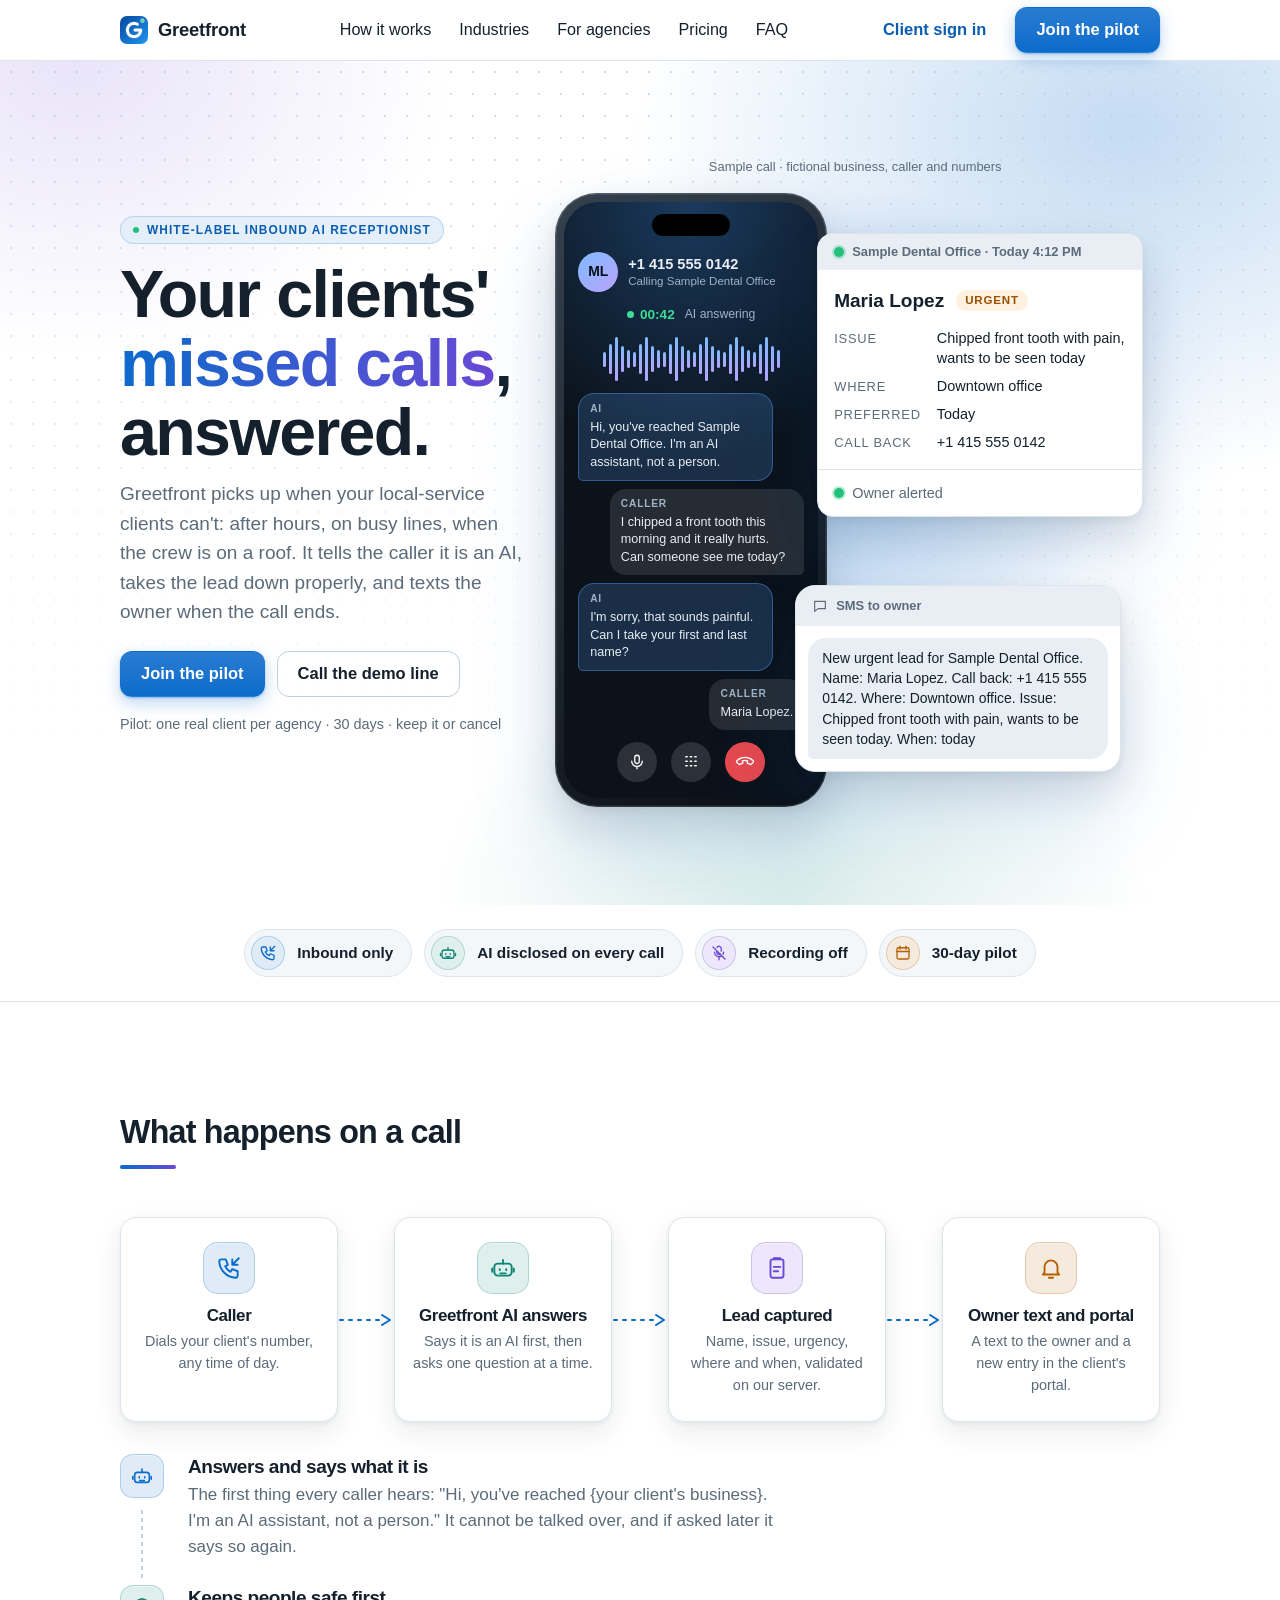
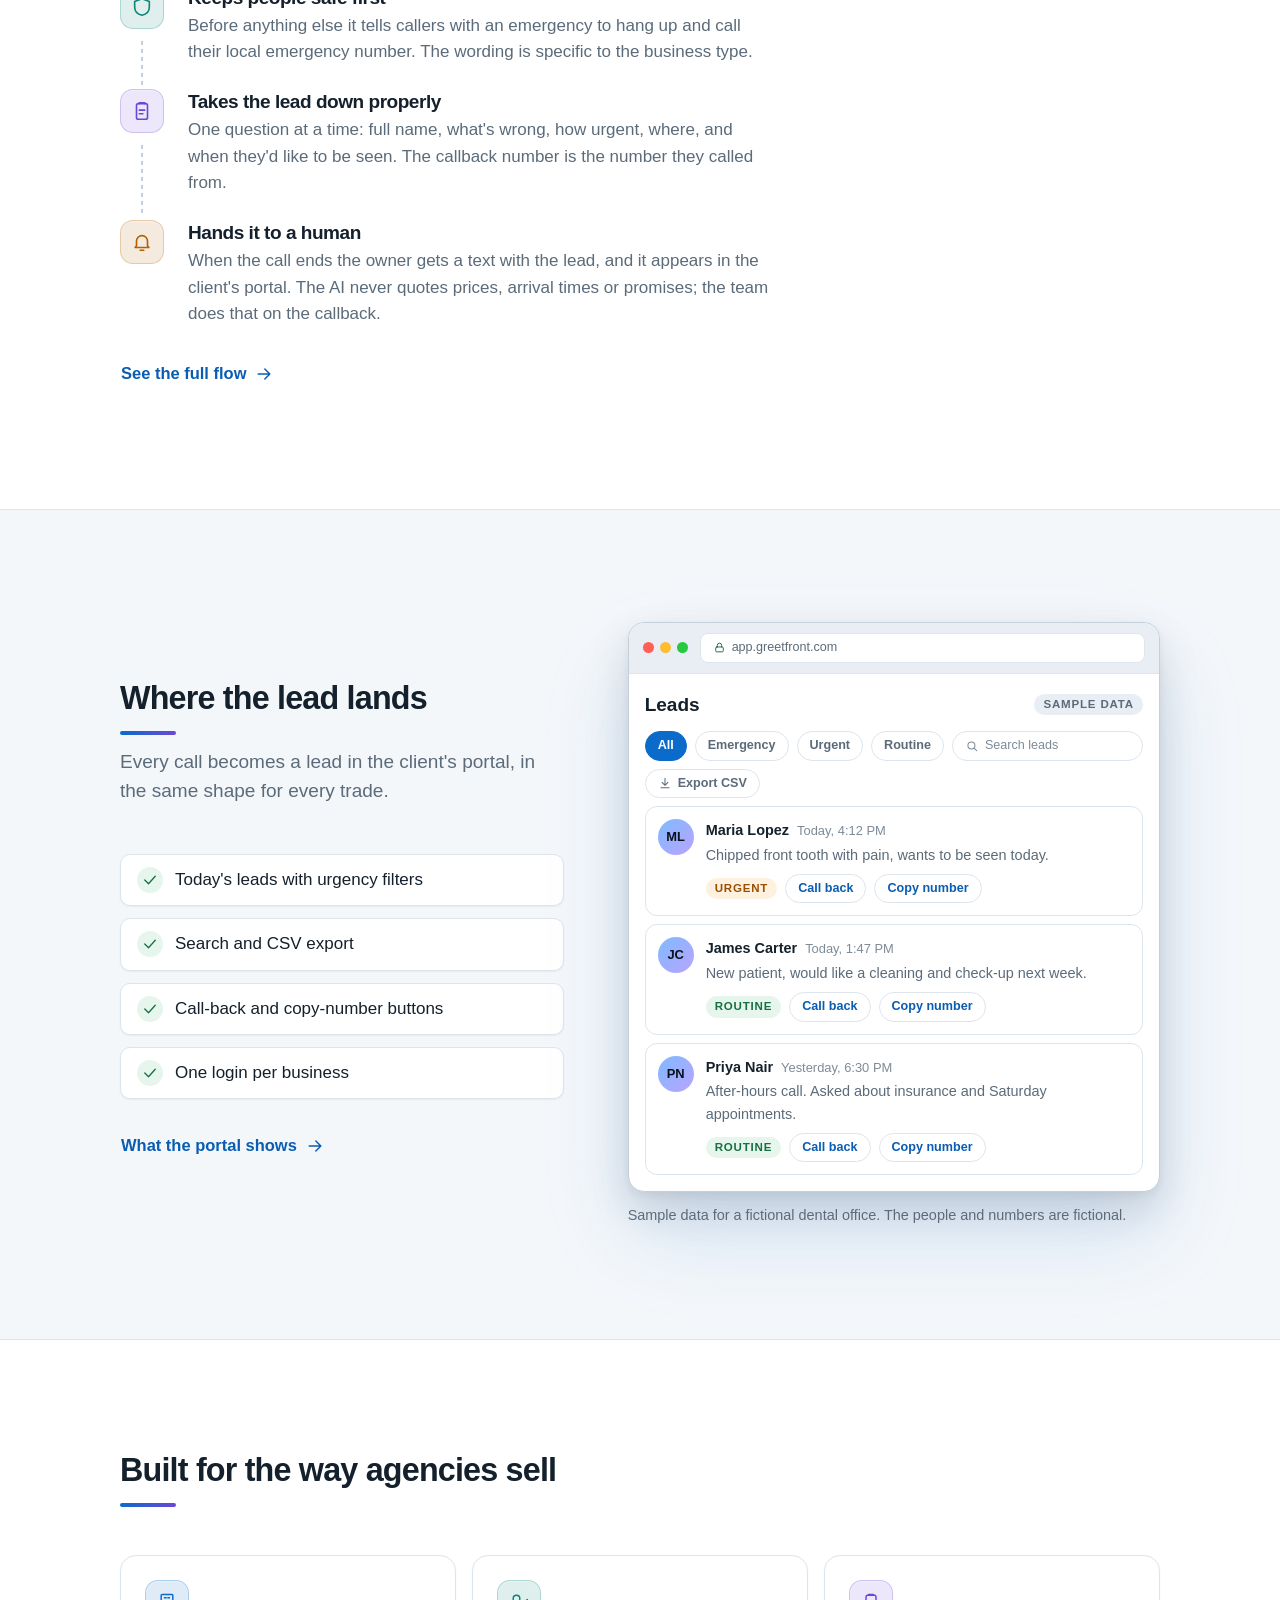
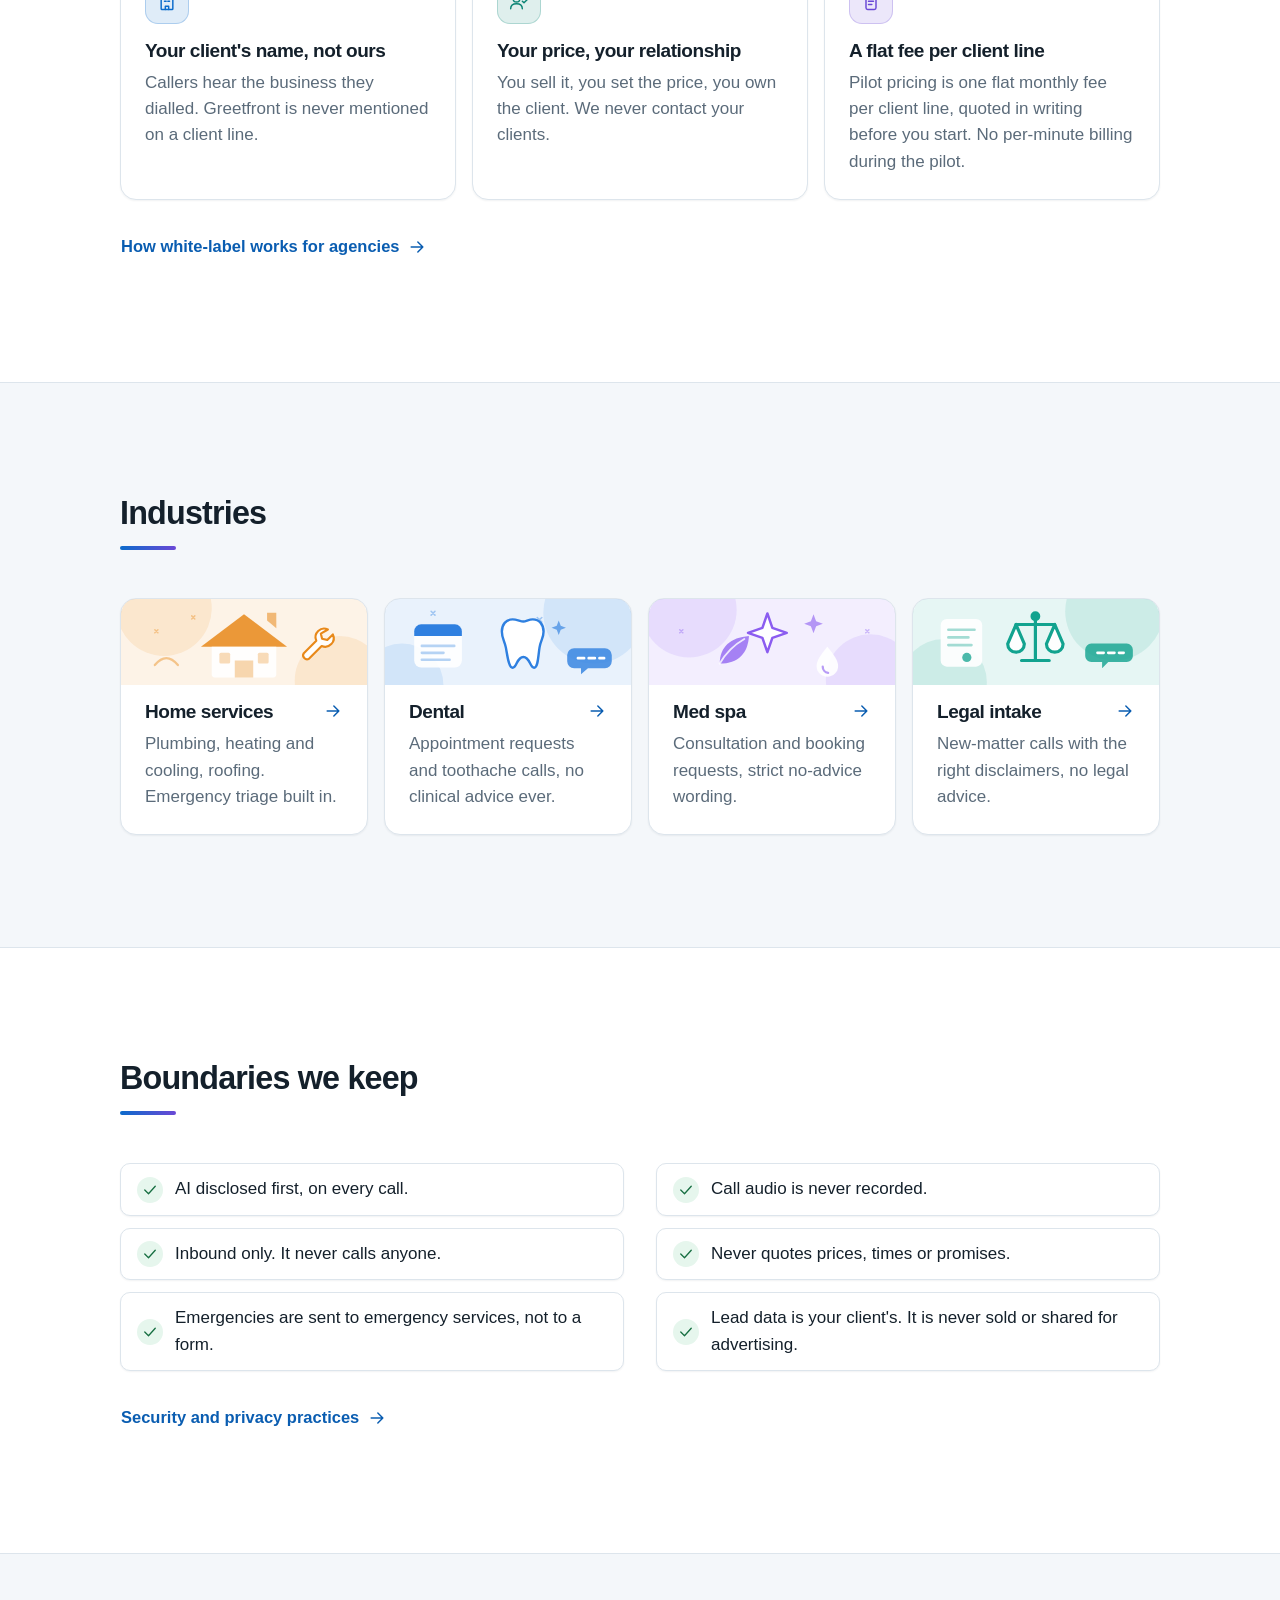
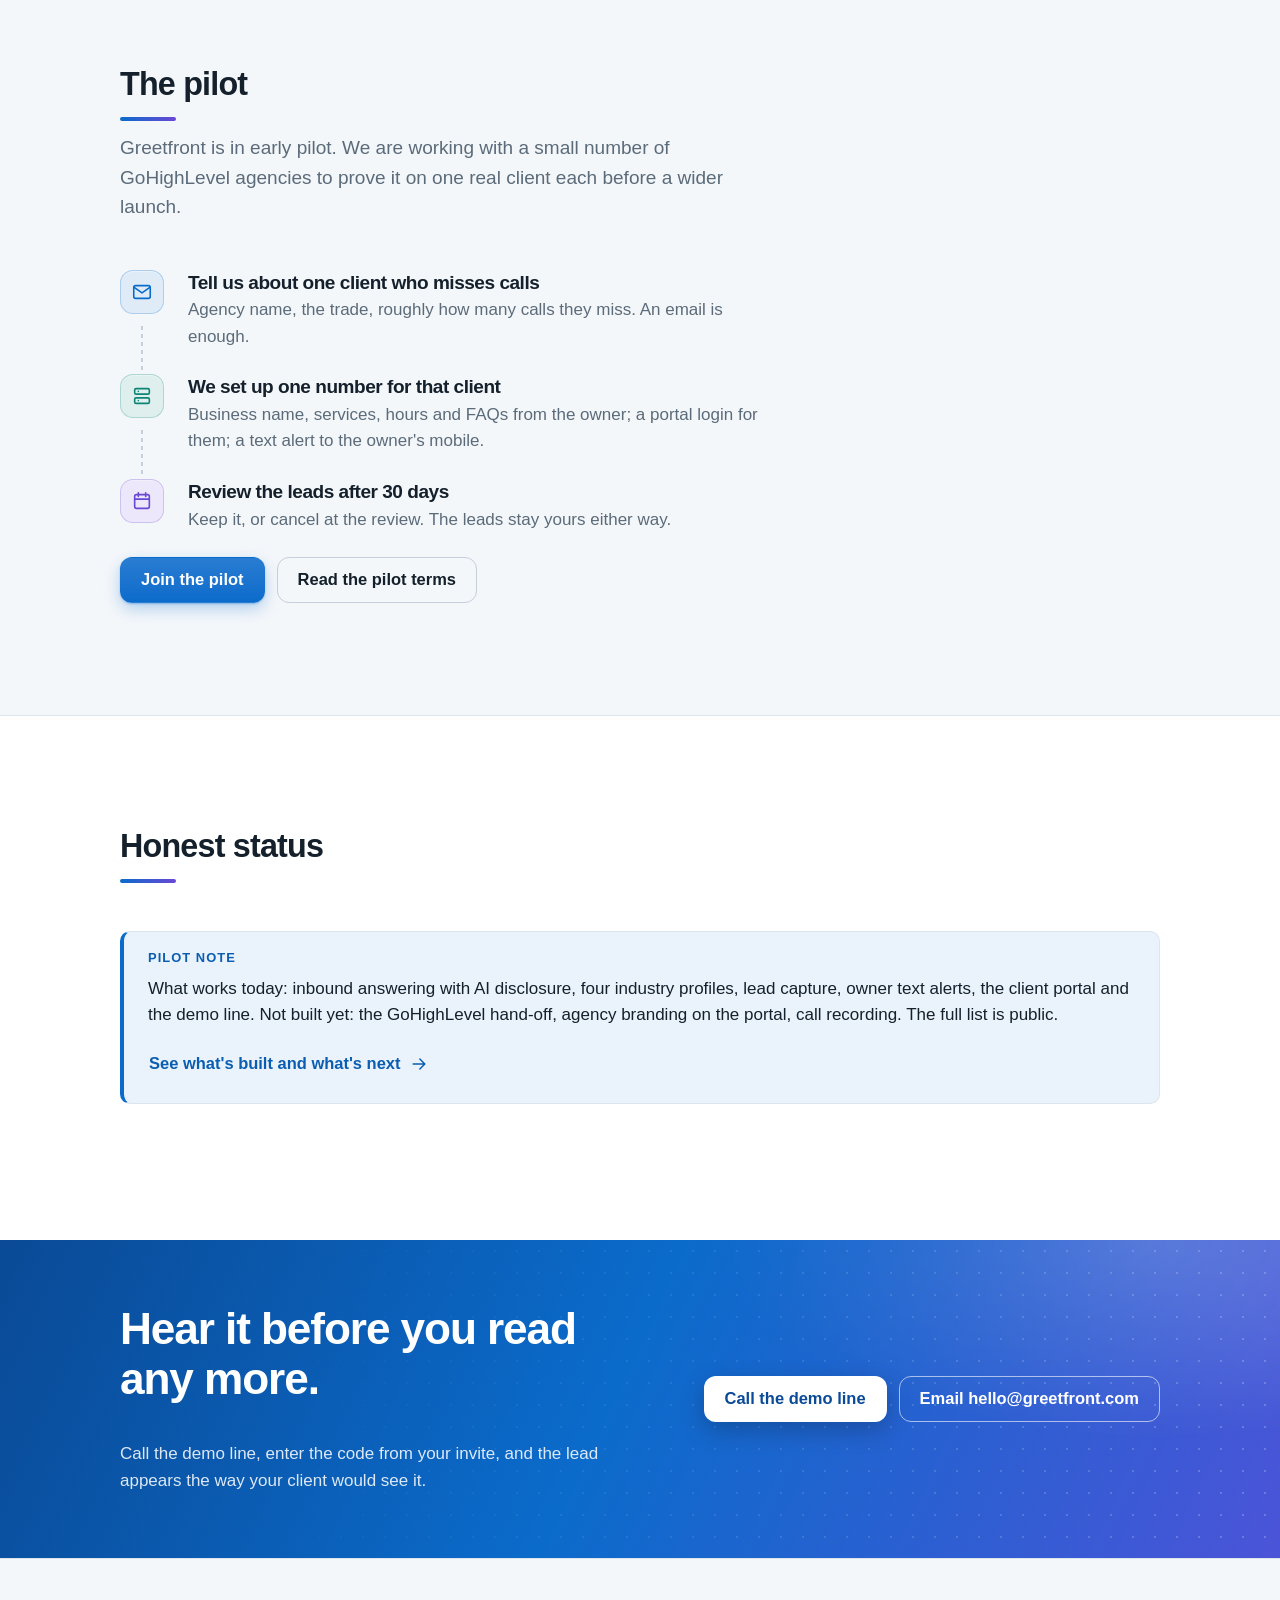
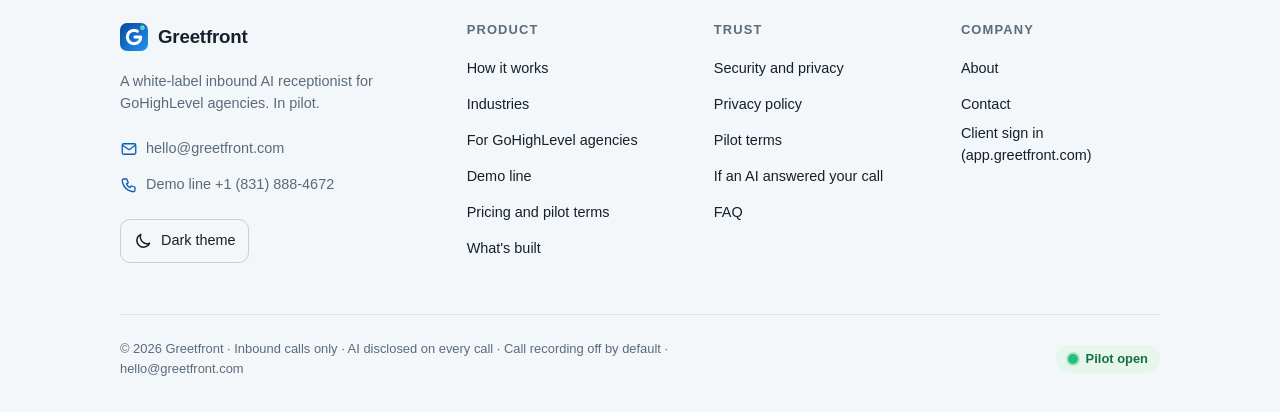
<file: index.html>
<!doctype html>
<html lang="en">
<head>
<meta charset="utf-8">
<meta name="viewport" content="width=device-width,initial-scale=1">
<meta http-equiv="Content-Security-Policy" content="default-src 'self'; img-src 'self' data:; style-src 'self'; script-src 'self'; base-uri 'self'; form-action 'none'">
<title>Greetfront · White-label inbound AI receptionist for GoHighLevel agencies</title>
<meta name="description" content="Greetfront answers your local-service clients&#x27; calls, says it is an AI, takes the lead and texts the owner. White-label for GoHighLevel agencies. Pilot open.">
<link rel="canonical" href="https://greetfront.com/">
<meta name="theme-color" media="(prefers-color-scheme: light)" content="#ffffff">
<meta name="theme-color" media="(prefers-color-scheme: dark)" content="#0e141a">
<link rel="icon" href="/favicon.svg" type="image/svg+xml"><link rel="icon" href="/logo.png" type="image/png" sizes="600x600"><link rel="apple-touch-icon" href="/logo.png">
<meta property="og:type" content="website"><meta property="og:site_name" content="Greetfront">
<meta property="og:title" content="Greetfront · White-label inbound AI receptionist"><meta property="og:description" content="Greetfront answers your local-service clients&#x27; calls, says it is an AI, takes the lead and texts the owner. White-label for GoHighLevel agencies. Pilot open.">
<meta property="og:url" content="https://greetfront.com/"><meta property="og:image" content="https://greetfront.com/og.png"><meta property="og:image:width" content="1200"><meta property="og:image:height" content="630"><meta property="og:image:alt" content="Greetfront: your clients' missed calls, answered. Inbound AI receptionist, AI disclosed on every call.">
<meta name="twitter:card" content="summary_large_image"><meta name="twitter:image" content="https://greetfront.com/og.png">
<script src="/theme.js"></script>
<link rel="stylesheet" href="/styles.css">
<script type="application/ld+json">{"@context":"https://schema.org","@graph":[{"@type":"Organization","@id":"https://greetfront.com/#org","name":"Greetfront","url":"https://greetfront.com/","logo":"https://greetfront.com/logo.png","email":"hello@greetfront.com","description":"White-label inbound AI receptionist for GoHighLevel agencies serving local-service businesses. In pilot."},{"@type":"WebSite","@id":"https://greetfront.com/#site","url":"https://greetfront.com/","name":"Greetfront","publisher":{"@id":"https://greetfront.com/#org"}},{"@type":"SoftwareApplication","name":"Greetfront","applicationCategory":"BusinessApplication","operatingSystem":"Web","url":"https://greetfront.com/","publisher":{"@id":"https://greetfront.com/#org"},"description":"Inbound AI receptionist that discloses it is an AI, captures the lead and texts the business owner."}]}</script>
</head>
<body>
<a class="skip-link" href="#main">Skip to content</a>
<header class="nav"><div class="wrap"><div class="nav__bar"><a class="brand" href="/"><img src="/logo.png" width="28" height="28" alt="">Greetfront</a><nav class="nav__links" aria-label="Main"><a href="/how-it-works">How it works</a><a href="/industries">Industries</a><a href="/agencies">For agencies</a><a href="/pricing">Pricing</a><a href="/faq">FAQ</a></nav><div class="nav__cta"><a class="btn btn--ghost" href="https://app.greetfront.com/" rel="noopener">Client sign in</a><a class="btn btn--primary" href="mailto:hello@greetfront.com?subject=Greetfront%20pilot%20(home)&amp;body=Agency%20name%3A%0AClients%20who%20miss%20calls%3A%0ATrades%3A%0A">Join the pilot</a></div><button type="button" class="nav__toggle" aria-controls="nav-panel" aria-expanded="false" aria-label="Open menu"><svg class="i i-menu" viewBox="0 0 24 24" width="20" height="20" fill="none" stroke="currentColor" stroke-width="1.75" stroke-linecap="round" stroke-linejoin="round" aria-hidden="true"><path d="M4 7h16M4 12h16M4 17h16"/></svg><svg class="i i-x" viewBox="0 0 24 24" width="20" height="20" fill="none" stroke="currentColor" stroke-width="1.75" stroke-linecap="round" stroke-linejoin="round" aria-hidden="true"><path d="M6 6l12 12M18 6L6 18"/></svg></button></div></div><div class="nav__panel" id="nav-panel"><div class="wrap"><ul><li><a class="nav__item" href="/how-it-works">How it works</a></li><li><a class="nav__item" href="/industries">Industries</a></li><li><a class="nav__item" href="/agencies">For agencies</a></li><li><a class="nav__item" href="/pricing">Pricing</a></li><li><a class="nav__item" href="/faq">FAQ</a></li><li><a class="nav__item" href="/demo">Demo line</a></li><li><a class="nav__item" href="/security">Security</a></li><li><a class="nav__item" href="/about">About</a></li><li><a class="nav__item" href="/contact">Contact</a></li><li><a class="nav__item" href="https://app.greetfront.com/" rel="noopener">Client sign in</a></li></ul><div class="row-actions"><a class="btn btn--primary" href="mailto:hello@greetfront.com?subject=Greetfront%20pilot%20(home)&amp;body=Agency%20name%3A%0AClients%20who%20miss%20calls%3A%0ATrades%3A%0A">Join the pilot</a></div><button type="button" class="theme-toggle" aria-label="Switch to dark theme"><svg class="i i-moon" viewBox="0 0 24 24" width="20" height="20" fill="none" stroke="currentColor" stroke-width="1.75" stroke-linecap="round" stroke-linejoin="round" aria-hidden="true"><path d="M20 14.5A8 8 0 0 1 9.5 4 8 8 0 1 0 20 14.5z"/></svg><svg class="i i-sun" viewBox="0 0 24 24" width="20" height="20" fill="none" stroke="currentColor" stroke-width="1.75" stroke-linecap="round" stroke-linejoin="round" aria-hidden="true"><circle cx="12" cy="12" r="4"/><path d="M12 2v2M12 20v2M4.9 4.9l1.4 1.4M17.7 17.7l1.4 1.4M2 12h2M20 12h2M4.9 19.1l1.4-1.4M17.7 6.3l1.4-1.4"/></svg><span class="theme-toggle__text">Dark theme</span></button></div></div></header>
<main id="main"><section class="hero"><div class="wrap"><div class="hero__grid"><div><p class="eyebrow">White-label inbound AI receptionist</p><h1>Your clients' <span class="grad">missed calls</span>, answered.</h1><p class="lead">Greetfront picks up when your local-service clients can't: after hours, on busy lines, when the crew is on a roof. It tells the caller it is an AI, takes the lead down properly, and texts the owner when the call ends.</p><div class="row-actions"><a class="btn btn--primary" href="mailto:hello@greetfront.com?subject=Greetfront%20pilot%20(home)&amp;body=Agency%20name%3A%0AClients%20who%20miss%20calls%3A%0ATrades%3A%0A">Join the pilot</a><a class="btn btn--secondary" href="/demo">Call the demo line</a></div><p class="hero__note">Pilot: one real client per agency · 30 days · keep it or cancel</p></div><div class="hero__visual"><p class="vis-cap">Sample call · fictional business, caller and numbers</p><div class="stage"><div class="phone"><div class="phone__screen"><span class="phone__island" aria-hidden="true"></span><div class="phone__id"><span class="avatar" aria-hidden="true">ML</span><div><b>+1 415 555 0142</b><small>Calling Sample Dental Office</small></div></div><div class="phone__live"><span class="phone__time" data-tick="42">00:42</span><span>AI answering</span></div><div class="wave" aria-hidden="true"><i></i><i></i><i></i><i></i><i></i><i></i><i></i><i></i><i></i><i></i><i></i><i></i><i></i><i></i><i></i><i></i><i></i><i></i><i></i><i></i><i></i><i></i><i></i><i></i><i></i><i></i><i></i><i></i><i></i><i></i></div><div class="bubbles"><div class="bub bub--ai"><small>AI</small>Hi, you've reached Sample Dental Office. I'm an AI assistant, not a person.</div><div class="bub bub--caller"><small>Caller</small>I chipped a front tooth this morning and it really hurts. Can someone see me today?</div><div class="bub bub--ai"><small>AI</small>I'm sorry, that sounds painful. Can I take your first and last name?</div><div class="bub bub--caller"><small>Caller</small>Maria Lopez.</div></div><div class="phone__ctl" aria-hidden="true"><span class="ctl"><svg class="i" aria-hidden="true"><use href="/icons.svg#mic"/></svg></span><span class="ctl"><svg class="i" aria-hidden="true"><use href="/icons.svg#grid"/></svg></span><span class="ctl ctl--end"><svg class="i" aria-hidden="true"><use href="/icons.svg#phone"/></svg></span></div></div></div><div class="float float--lead"><div class="lead-card"><div class="lead-card__head"><span class="status-dot" aria-hidden="true"></span> Sample Dental Office · Today 4:12 PM</div><div class="lead-card__body"><div class="lead-card__name"><span>Maria Lopez</span><span class="pill pill--urgent">Urgent</span></div><dl><dt>Issue</dt><dd>Chipped front tooth with pain, wants to be seen today</dd><dt>Where</dt><dd>Downtown office</dd><dt>Preferred</dt><dd>Today</dd><dt>Call back</dt><dd>+1 415 555 0142</dd></dl></div><div class="lead-card__foot"><span class="status-dot" aria-hidden="true"></span> Owner alerted</div></div></div><div class="float float--sms"><div class="sms"><div class="sms__head"><svg class="i" aria-hidden="true"><use href="/icons.svg#message"/></svg> SMS to owner</div><div class="sms__body">New urgent lead for Sample Dental Office. Name: Maria Lopez. Call back: +1 415 555 0142. Where: Downtown office. Issue: Chipped front tooth with pain, wants to be seen today. When: today</div></div></div></div></div></div></div></section>
<section class="proof" aria-label="What is true on every line"><div class="wrap"><ul><li><span class="badge"><svg class="i" aria-hidden="true"><use href="/icons.svg#phone-in"/></svg></span>Inbound only</li><li><span class="badge badge--2"><svg class="i" aria-hidden="true"><use href="/icons.svg#bot"/></svg></span>AI disclosed on every call</li><li><span class="badge badge--3"><svg class="i" aria-hidden="true"><use href="/icons.svg#mic-off"/></svg></span>Recording off</li><li><span class="badge badge--4"><svg class="i" aria-hidden="true"><use href="/icons.svg#calendar"/></svg></span>30-day pilot</li></ul></div></section>
<section class="section"><div class="wrap"><div class="section__head"><h2>What happens on a call</h2></div><div class="flow" role="group" aria-label="Call flow: caller, AI answers, lead captured, owner text and portal"><div class="flow__node"><span class="badge badge--lg"><svg class="i" aria-hidden="true"><use href="/icons.svg#phone-in"/></svg></span><h3>Caller</h3><p>Dials your client's number, any time of day.</p></div><svg class="flow__link" viewBox="0 0 56 14" aria-hidden="true"><path class="dash" d="M2 7h44"/><path d="M44 2l8 5-8 5"/></svg><div class="flow__node"><span class="badge badge--lg badge--2"><svg class="i" aria-hidden="true"><use href="/icons.svg#bot"/></svg></span><h3>Greetfront AI answers</h3><p>Says it is an AI first, then asks one question at a time.</p></div><svg class="flow__link" viewBox="0 0 56 14" aria-hidden="true"><path class="dash" d="M2 7h44"/><path d="M44 2l8 5-8 5"/></svg><div class="flow__node"><span class="badge badge--lg badge--3"><svg class="i" aria-hidden="true"><use href="/icons.svg#clipboard"/></svg></span><h3>Lead captured</h3><p>Name, issue, urgency, where and when, validated on our server.</p></div><svg class="flow__link" viewBox="0 0 56 14" aria-hidden="true"><path class="dash" d="M2 7h44"/><path d="M44 2l8 5-8 5"/></svg><div class="flow__node"><span class="badge badge--lg badge--4"><svg class="i" aria-hidden="true"><use href="/icons.svg#bell"/></svg></span><h3>Owner text and portal</h3><p>A text to the owner and a new entry in the client's portal.</p></div></div><div class="mt-6"></div><ol class="steps steps--icons"><li><span class="badge"><svg class="i" aria-hidden="true"><use href="/icons.svg#bot"/></svg></span><h3>Answers and says what it is</h3><p>The first thing every caller hears: "Hi, you've reached {your client's business}. I'm an AI assistant, not a person." It cannot be talked over, and if asked later it says so again.</p></li><li><span class="badge badge--2"><svg class="i" aria-hidden="true"><use href="/icons.svg#shield"/></svg></span><h3>Keeps people safe first</h3><p>Before anything else it tells callers with an emergency to hang up and call their local emergency number. The wording is specific to the business type.</p></li><li><span class="badge badge--3"><svg class="i" aria-hidden="true"><use href="/icons.svg#clipboard"/></svg></span><h3>Takes the lead down properly</h3><p>One question at a time: full name, what's wrong, how urgent, where, and when they'd like to be seen. The callback number is the number they called from.</p></li><li><span class="badge badge--4"><svg class="i" aria-hidden="true"><use href="/icons.svg#bell"/></svg></span><h3>Hands it to a human</h3><p>When the call ends the owner gets a text with the lead, and it appears in the client's portal. The AI never quotes prices, arrival times or promises; the team does that on the callback.</p></li></ol><div class="row-actions"><a class="btn btn--ghost" href="/how-it-works">See the full flow<svg class="i btn__icon i-arrow" aria-hidden="true"><use href="/icons.svg#arrow"/></svg></a></div></div></section>
<section class="section section--alt"><div class="wrap"><div class="split"><div><div class="section__head"><h2>Where the lead lands</h2><p class="section__lead">Every call becomes a lead in the client's portal, in the same shape for every trade.</p></div><ul class="checks"><li><svg class="i" aria-hidden="true"><use href="/icons.svg#check"/></svg><span>Today's leads with urgency filters</span></li><li><svg class="i" aria-hidden="true"><use href="/icons.svg#check"/></svg><span>Search and CSV export</span></li><li><svg class="i" aria-hidden="true"><use href="/icons.svg#check"/></svg><span>Call-back and copy-number buttons</span></li><li><svg class="i" aria-hidden="true"><use href="/icons.svg#check"/></svg><span>One login per business</span></li></ul><div class="row-actions"><a class="btn btn--ghost" href="/demo#portal">What the portal shows<svg class="i btn__icon i-arrow" aria-hidden="true"><use href="/icons.svg#arrow"/></svg></a></div></div><div><div class="browser" role="group" aria-label="Sample leads dashboard, sample data"><div class="browser__bar"><span class="dots" aria-hidden="true"><i></i><i></i><i></i></span><span class="browser__url"><svg class="i" aria-hidden="true"><use href="/icons.svg#lock"/></svg>app.greetfront.com</span></div><div class="pm"><div class="pm__top"><span class="pm__title">Leads</span><span class="pill pill--neutral">Sample data</span></div><div class="pm__tools"><span class="chip chip--on">All</span><span class="chip">Emergency</span><span class="chip">Urgent</span><span class="chip">Routine</span><span class="chip chip--grow"><svg class="i" aria-hidden="true"><use href="/icons.svg#search"/></svg>Search leads</span><span class="chip"><svg class="i" aria-hidden="true"><use href="/icons.svg#download"/></svg>Export CSV</span></div><div class="pm__row"><span class="avatar" aria-hidden="true">ML</span><div class="pm__main"><b>Maria Lopez</b><span class="when">Today, 4:12 PM</span><p>Chipped front tooth with pain, wants to be seen today.</p><div class="pm__acts"><span class="pill pill--urgent">Urgent</span><span class="chip">Call back</span><span class="chip">Copy number</span></div></div></div><div class="pm__row"><span class="avatar" aria-hidden="true">JC</span><div class="pm__main"><b>James Carter</b><span class="when">Today, 1:47 PM</span><p>New patient, would like a cleaning and check-up next week.</p><div class="pm__acts"><span class="pill pill--routine">Routine</span><span class="chip">Call back</span><span class="chip">Copy number</span></div></div></div><div class="pm__row"><span class="avatar" aria-hidden="true">PN</span><div class="pm__main"><b>Priya Nair</b><span class="when">Yesterday, 6:30 PM</span><p>After-hours call. Asked about insurance and Saturday appointments.</p><div class="pm__acts"><span class="pill pill--routine">Routine</span><span class="chip">Call back</span><span class="chip">Copy number</span></div></div></div></div></div><p class="small muted mt-3">Sample data for a fictional dental office. The people and numbers are fictional.</p></div></div></div></section>
<section class="section"><div class="wrap"><div class="section__head"><h2>Built for the way agencies sell</h2></div><div class="grid grid--3"><div class="card"><div class="card__icon"><svg class="i" aria-hidden="true"><use href="/icons.svg#building"/></svg></div><h3>Your client's name, not ours</h3><p>Callers hear the business they dialled. Greetfront is never mentioned on a client line.</p></div><div class="card"><div class="card__icon"><svg class="i" aria-hidden="true"><use href="/icons.svg#user-check"/></svg></div><h3>Your price, your relationship</h3><p>You sell it, you set the price, you own the client. We never contact your clients.</p></div><div class="card"><div class="card__icon"><svg class="i" aria-hidden="true"><use href="/icons.svg#clipboard"/></svg></div><h3>A flat fee per client line</h3><p>Pilot pricing is one flat monthly fee per client line, quoted in writing before you start. No per-minute billing during the pilot.</p></div></div><div class="row-actions"><a class="btn btn--ghost" href="/agencies">How white-label works for agencies<svg class="i btn__icon i-arrow" aria-hidden="true"><use href="/icons.svg#arrow"/></svg></a></div></div></section>
<section class="section section--alt"><div class="wrap"><div class="section__head"><h2>Industries</h2></div><div class="grid grid--4"><a class="card card--flush tile-link" href="/industries#home-services"><svg class="art art--home" viewBox="0 0 320 112" aria-hidden="true"><use href="/icons.svg#art-home"/></svg><div class="card__body"><h3>Home services<svg class="i btn__icon i-arrow" aria-hidden="true"><use href="/icons.svg#arrow"/></svg></h3><p>Plumbing, heating and cooling, roofing. Emergency triage built in.</p></div></a><a class="card card--flush tile-link" href="/industries#dental"><svg class="art art--dental" viewBox="0 0 320 112" aria-hidden="true"><use href="/icons.svg#art-dental"/></svg><div class="card__body"><h3>Dental<svg class="i btn__icon i-arrow" aria-hidden="true"><use href="/icons.svg#arrow"/></svg></h3><p>Appointment requests and toothache calls, no clinical advice ever.</p></div></a><a class="card card--flush tile-link" href="/industries#med-spa"><svg class="art art--medspa" viewBox="0 0 320 112" aria-hidden="true"><use href="/icons.svg#art-medspa"/></svg><div class="card__body"><h3>Med spa<svg class="i btn__icon i-arrow" aria-hidden="true"><use href="/icons.svg#arrow"/></svg></h3><p>Consultation and booking requests, strict no-advice wording.</p></div></a><a class="card card--flush tile-link" href="/industries#legal-intake"><svg class="art art--legal" viewBox="0 0 320 112" aria-hidden="true"><use href="/icons.svg#art-legal"/></svg><div class="card__body"><h3>Legal intake<svg class="i btn__icon i-arrow" aria-hidden="true"><use href="/icons.svg#arrow"/></svg></h3><p>New-matter calls with the right disclaimers, no legal advice.</p></div></a></div></div></section>
<section class="section"><div class="wrap"><div class="section__head"><h2>Boundaries we keep</h2></div><ul class="checks"><li><svg class="i i-check" aria-hidden="true"><use href="/icons.svg#check"/></svg><span>AI disclosed first, on every call.</span></li><li><svg class="i i-check" aria-hidden="true"><use href="/icons.svg#check"/></svg><span>Call audio is never recorded.</span></li><li><svg class="i i-check" aria-hidden="true"><use href="/icons.svg#check"/></svg><span>Inbound only. It never calls anyone.</span></li><li><svg class="i i-check" aria-hidden="true"><use href="/icons.svg#check"/></svg><span>Never quotes prices, times or promises.</span></li><li><svg class="i i-check" aria-hidden="true"><use href="/icons.svg#check"/></svg><span>Emergencies are sent to emergency services, not to a form.</span></li><li><svg class="i i-check" aria-hidden="true"><use href="/icons.svg#check"/></svg><span>Lead data is your client's. It is never sold or shared for advertising.</span></li></ul><div class="row-actions"><a class="btn btn--ghost" href="/security">Security and privacy practices<svg class="i btn__icon i-arrow" aria-hidden="true"><use href="/icons.svg#arrow"/></svg></a></div></div></section>
<section class="section section--alt"><div class="wrap"><div class="section__head"><h2>The pilot</h2><p class="section__lead">Greetfront is in early pilot. We are working with a small number of GoHighLevel agencies to prove it on one real client each before a wider launch.</p></div><ol class="steps steps--icons"><li><span class="badge"><svg class="i" aria-hidden="true"><use href="/icons.svg#mail"/></svg></span><h3>Tell us about one client who misses calls</h3><p>Agency name, the trade, roughly how many calls they miss. An email is enough.</p></li><li><span class="badge badge--2"><svg class="i" aria-hidden="true"><use href="/icons.svg#server"/></svg></span><h3>We set up one number for that client</h3><p>Business name, services, hours and FAQs from the owner; a portal login for them; a text alert to the owner's mobile.</p></li><li><span class="badge badge--3"><svg class="i" aria-hidden="true"><use href="/icons.svg#calendar"/></svg></span><h3>Review the leads after 30 days</h3><p>Keep it, or cancel at the review. The leads stay yours either way.</p></li></ol><div class="row-actions"><a class="btn btn--primary" href="mailto:hello@greetfront.com?subject=Greetfront%20pilot%20(home)&amp;body=Agency%20name%3A%0AClients%20who%20miss%20calls%3A%0ATrades%3A%0A">Join the pilot</a><a class="btn btn--secondary" href="/pricing">Read the pilot terms</a></div></div></section>
<section class="section"><div class="wrap"><div class="section__head"><h2>Honest status</h2></div><div class="notice"><span class="notice__label">Pilot note</span><p>What works today: inbound answering with AI disclosure, four industry profiles, lead capture, owner text alerts, the client portal and the demo line. Not built yet: the GoHighLevel hand-off, agency branding on the portal, call recording. The full list is public.</p><div class="row-actions"><a class="btn btn--ghost" href="/roadmap">See what's built and what's next<svg class="i btn__icon i-arrow" aria-hidden="true"><use href="/icons.svg#arrow"/></svg></a></div></div></div></section><section class="cta-band"><div class="wrap"><div class="cta"><h2>Hear it before you read any more.</h2><p>Call the demo line, enter the code from your invite, and the lead appears the way your client would see it.</p><div class="row-actions"><a class="btn btn--primary" href="/demo">Call the demo line</a><a class="btn btn--secondary" href="mailto:hello@greetfront.com?subject=Greetfront%20pilot%20(home)&amp;body=Agency%20name%3A%0AClients%20who%20miss%20calls%3A%0ATrades%3A%0A">Email hello@greetfront.com</a></div></div></div></section></main>
<footer class="footer"><div class="wrap"><div class="footer__grid"><div class="footer__brand"><a class="brand" href="/"><img src="/logo.png" width="28" height="28" alt="">Greetfront</a><p class="footer__tag">A white-label inbound AI receptionist for GoHighLevel agencies. In pilot.</p><ul class="footer__contact"><li><a href="mailto:hello@greetfront.com?subject=Greetfront%20(footer)"><svg class="i" aria-hidden="true"><use href="/icons.svg#mail"/></svg>hello@greetfront.com</a></li><li><a href="tel:+18318884672"><svg class="i" aria-hidden="true"><use href="/icons.svg#phone"/></svg>Demo line +1 (831) 888-4672</a></li></ul><button type="button" class="theme-toggle" aria-label="Switch to dark theme"><svg class="i i-moon" viewBox="0 0 24 24" width="20" height="20" fill="none" stroke="currentColor" stroke-width="1.75" stroke-linecap="round" stroke-linejoin="round" aria-hidden="true"><path d="M20 14.5A8 8 0 0 1 9.5 4 8 8 0 1 0 20 14.5z"/></svg><svg class="i i-sun" viewBox="0 0 24 24" width="20" height="20" fill="none" stroke="currentColor" stroke-width="1.75" stroke-linecap="round" stroke-linejoin="round" aria-hidden="true"><circle cx="12" cy="12" r="4"/><path d="M12 2v2M12 20v2M4.9 4.9l1.4 1.4M17.7 17.7l1.4 1.4M2 12h2M20 12h2M4.9 19.1l1.4-1.4M17.7 6.3l1.4-1.4"/></svg><span class="theme-toggle__text">Dark theme</span></button></div><div><h2>Product</h2><ul><li><a href="/how-it-works">How it works</a></li><li><a href="/industries">Industries</a></li><li><a href="/agencies">For GoHighLevel agencies</a></li><li><a href="/demo">Demo line</a></li><li><a href="/pricing">Pricing and pilot terms</a></li><li><a href="/roadmap">What's built</a></li></ul></div><div><h2>Trust</h2><ul><li><a href="/security">Security and privacy</a></li><li><a href="/privacy">Privacy policy</a></li><li><a href="/terms">Pilot terms</a></li><li><a href="/ai-disclosure">If an AI answered your call</a></li><li><a href="/faq">FAQ</a></li></ul></div><div><h2>Company</h2><ul><li><a href="/about">About</a></li><li><a href="/contact">Contact</a></li><li><a href="https://app.greetfront.com/">Client sign in (app.greetfront.com)</a></li></ul></div></div><div class="footer__bar"><p class="footer__legal">© 2026 Greetfront · Inbound calls only · AI disclosed on every call · Call recording off by default · hello@greetfront.com</p><span class="footer__status"><span class="status-dot" aria-hidden="true"></span>Pilot open</span></div></div></footer>
<script src="/site.js" defer></script>
</body>
</html>
</file>
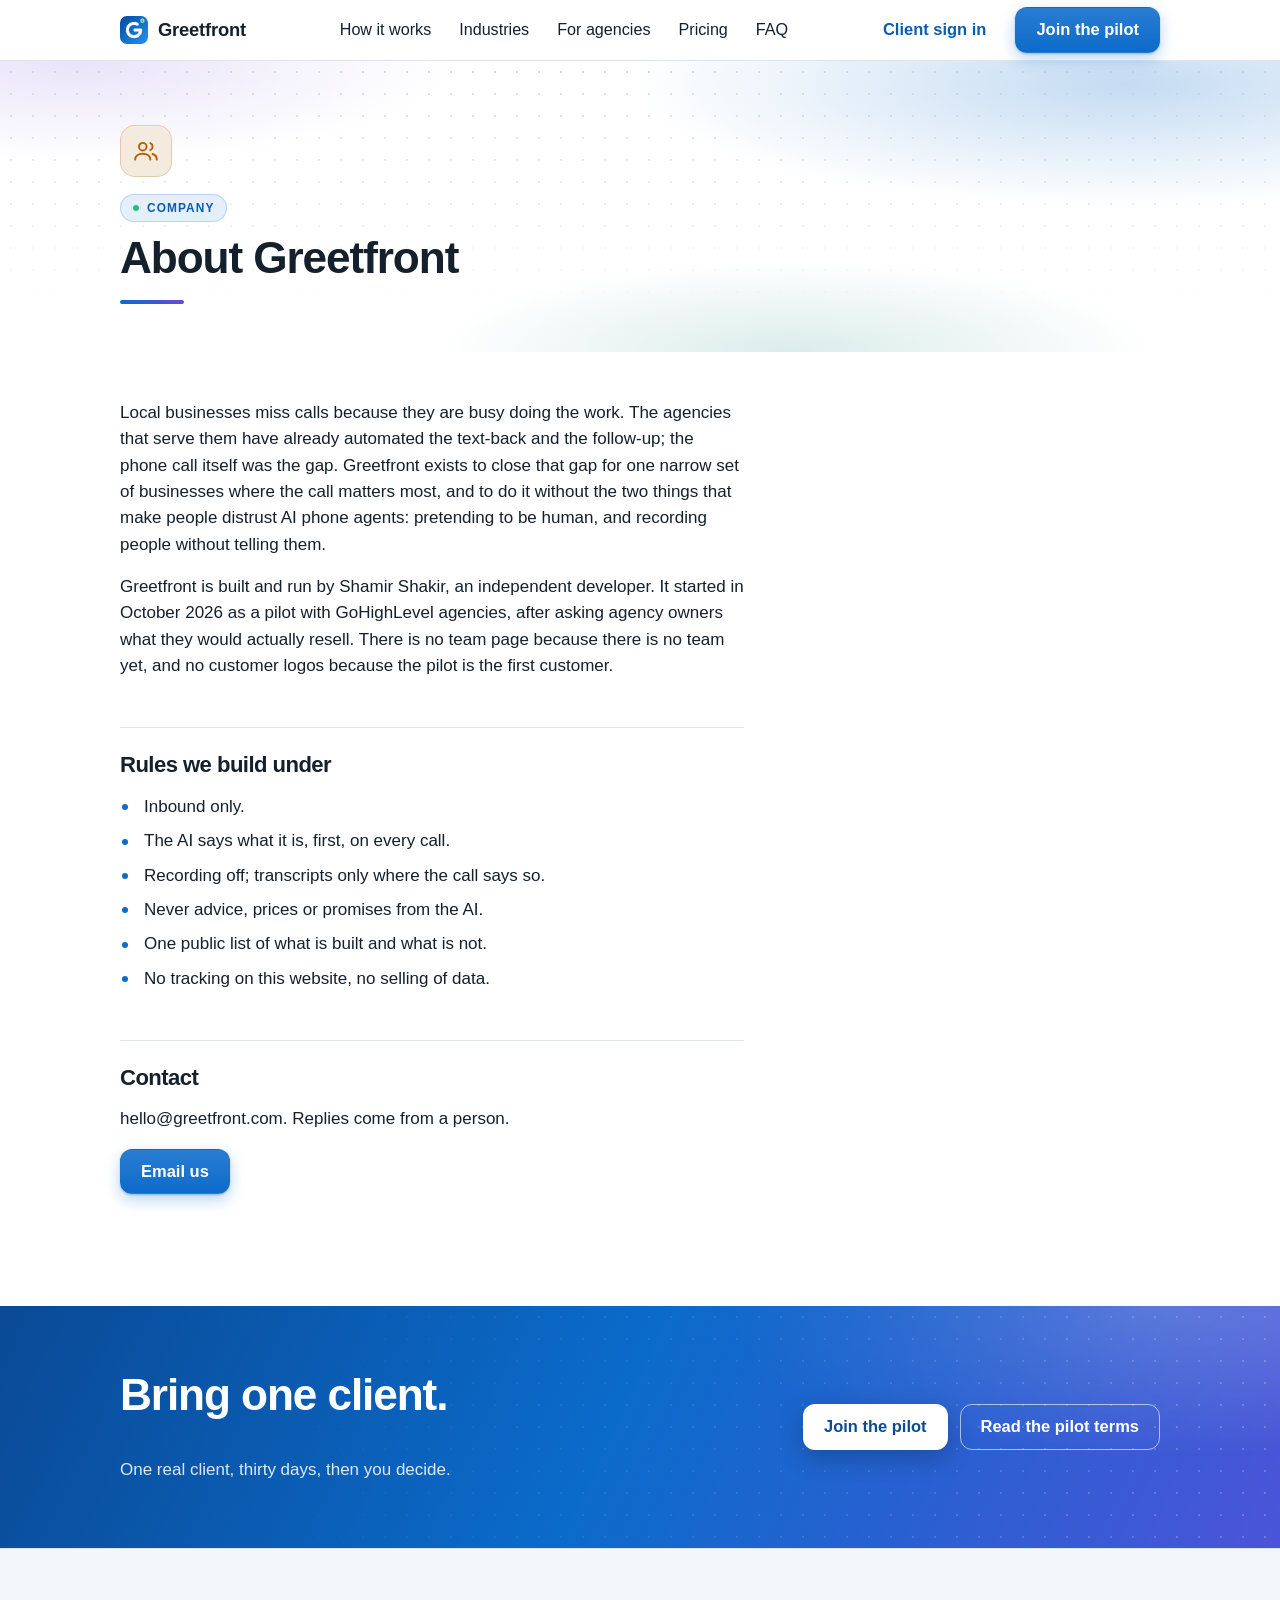
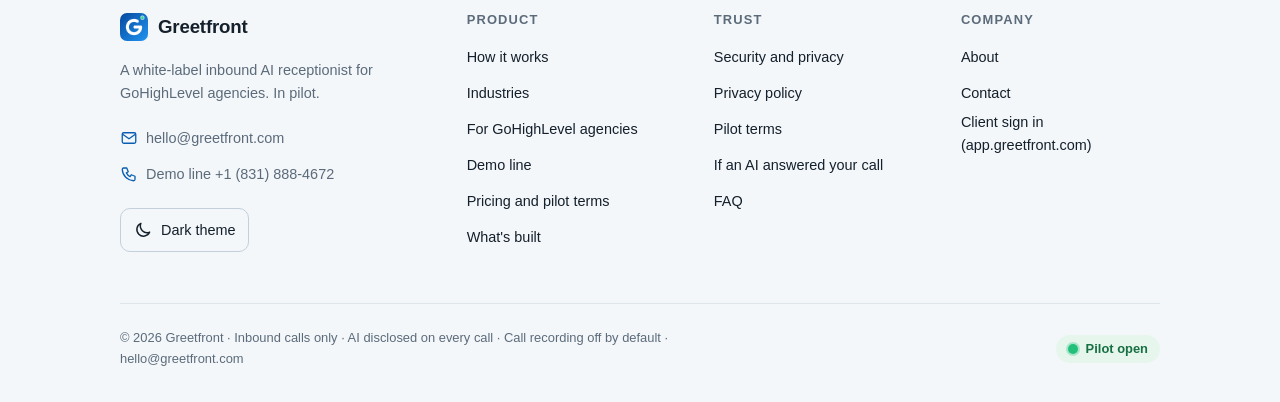
<file: about.html>
<!doctype html>
<html lang="en">
<head>
<meta charset="utf-8">
<meta name="viewport" content="width=device-width,initial-scale=1">
<meta http-equiv="Content-Security-Policy" content="default-src 'self'; img-src 'self' data:; style-src 'self'; script-src 'self'; base-uri 'self'; form-action 'none'">
<title>About · Greetfront</title>
<meta name="description" content="Why Greetfront exists, who builds it, and the rules it is built under: inbound only, AI disclosed, recording off, honest about what is and isn&#x27;t built.">
<link rel="canonical" href="https://greetfront.com/about">
<meta name="theme-color" media="(prefers-color-scheme: light)" content="#ffffff">
<meta name="theme-color" media="(prefers-color-scheme: dark)" content="#0e141a">
<link rel="icon" href="/favicon.svg" type="image/svg+xml"><link rel="icon" href="/logo.png" type="image/png" sizes="600x600"><link rel="apple-touch-icon" href="/logo.png">
<meta property="og:type" content="website"><meta property="og:site_name" content="Greetfront">
<meta property="og:title" content="About"><meta property="og:description" content="Why Greetfront exists, who builds it, and the rules it is built under: inbound only, AI disclosed, recording off, honest about what is and isn&#x27;t built.">
<meta property="og:url" content="https://greetfront.com/about"><meta property="og:image" content="https://greetfront.com/og.png"><meta property="og:image:width" content="1200"><meta property="og:image:height" content="630"><meta property="og:image:alt" content="Greetfront: your clients' missed calls, answered. Inbound AI receptionist, AI disclosed on every call.">
<meta name="twitter:card" content="summary_large_image"><meta name="twitter:image" content="https://greetfront.com/og.png">
<script src="/theme.js"></script>
<link rel="stylesheet" href="/styles.css">
<script type="application/ld+json">{"@context":"https://schema.org","@graph":[{"@id":"https://greetfront.com/#org"},{"@type":"WebPage","name":"About","url":"https://greetfront.com/about","isPartOf":{"@id":"https://greetfront.com/#site"}},{"@type":"BreadcrumbList","itemListElement":[{"@type":"ListItem","position":1,"name":"Home","item":"https://greetfront.com/"},{"@type":"ListItem","position":2,"name":"About","item":"https://greetfront.com/about"}]}]}</script>
</head>
<body>
<a class="skip-link" href="#main">Skip to content</a>
<header class="nav"><div class="wrap"><div class="nav__bar"><a class="brand" href="/"><img src="/logo.png" width="28" height="28" alt="">Greetfront</a><nav class="nav__links" aria-label="Main"><a href="/how-it-works">How it works</a><a href="/industries">Industries</a><a href="/agencies">For agencies</a><a href="/pricing">Pricing</a><a href="/faq">FAQ</a></nav><div class="nav__cta"><a class="btn btn--ghost" href="https://app.greetfront.com/" rel="noopener">Client sign in</a><a class="btn btn--primary" href="mailto:hello@greetfront.com?subject=Greetfront%20pilot%20(about)&amp;body=Agency%20name%3A%0AClients%20who%20miss%20calls%3A%0ATrades%3A%0A">Join the pilot</a></div><button type="button" class="nav__toggle" aria-controls="nav-panel" aria-expanded="false" aria-label="Open menu"><svg class="i i-menu" viewBox="0 0 24 24" width="20" height="20" fill="none" stroke="currentColor" stroke-width="1.75" stroke-linecap="round" stroke-linejoin="round" aria-hidden="true"><path d="M4 7h16M4 12h16M4 17h16"/></svg><svg class="i i-x" viewBox="0 0 24 24" width="20" height="20" fill="none" stroke="currentColor" stroke-width="1.75" stroke-linecap="round" stroke-linejoin="round" aria-hidden="true"><path d="M6 6l12 12M18 6L6 18"/></svg></button></div></div><div class="nav__panel" id="nav-panel"><div class="wrap"><ul><li><a class="nav__item" href="/how-it-works">How it works</a></li><li><a class="nav__item" href="/industries">Industries</a></li><li><a class="nav__item" href="/agencies">For agencies</a></li><li><a class="nav__item" href="/pricing">Pricing</a></li><li><a class="nav__item" href="/faq">FAQ</a></li><li><a class="nav__item" href="/demo">Demo line</a></li><li><a class="nav__item" href="/security">Security</a></li><li><a class="nav__item" href="/about" aria-current="page">About</a></li><li><a class="nav__item" href="/contact">Contact</a></li><li><a class="nav__item" href="https://app.greetfront.com/" rel="noopener">Client sign in</a></li></ul><div class="row-actions"><a class="btn btn--primary" href="mailto:hello@greetfront.com?subject=Greetfront%20pilot%20(about)&amp;body=Agency%20name%3A%0AClients%20who%20miss%20calls%3A%0ATrades%3A%0A">Join the pilot</a></div><button type="button" class="theme-toggle" aria-label="Switch to dark theme"><svg class="i i-moon" viewBox="0 0 24 24" width="20" height="20" fill="none" stroke="currentColor" stroke-width="1.75" stroke-linecap="round" stroke-linejoin="round" aria-hidden="true"><path d="M20 14.5A8 8 0 0 1 9.5 4 8 8 0 1 0 20 14.5z"/></svg><svg class="i i-sun" viewBox="0 0 24 24" width="20" height="20" fill="none" stroke="currentColor" stroke-width="1.75" stroke-linecap="round" stroke-linejoin="round" aria-hidden="true"><circle cx="12" cy="12" r="4"/><path d="M12 2v2M12 20v2M4.9 4.9l1.4 1.4M17.7 17.7l1.4 1.4M2 12h2M20 12h2M4.9 19.1l1.4-1.4M17.7 6.3l1.4-1.4"/></svg><span class="theme-toggle__text">Dark theme</span></button></div></div></header>
<main id="main">
<section class="page-head page-head--long"><div class="wrap"><span class="badge badge--lg badge--4"><svg class="i" aria-hidden="true"><use href="/icons.svg#users"/></svg></span><p class="eyebrow">Company</p><h1>About Greetfront</h1></div></section><section class="section section--first"><div class="wrap"><div class="prose"><p>Local businesses miss calls because they are busy doing the work. The agencies that serve them have already automated the text-back and the follow-up; the phone call itself was the gap. Greetfront exists to close that gap for one narrow set of businesses where the call matters most, and to do it without the two things that make people distrust AI phone agents: pretending to be human, and recording people without telling them.</p><p>Greetfront is built and run by Shamir Shakir, an independent developer. It started in October 2026 as a pilot with GoHighLevel agencies, after asking agency owners what they would actually resell. There is no team page because there is no team yet, and no customer logos because the pilot is the first customer.</p><h2>Rules we build under</h2><ul class="list"><li>Inbound only.</li><li>The AI says what it is, first, on every call.</li><li>Recording off; transcripts only where the call says so.</li><li>Never advice, prices or promises from the AI.</li><li>One public list of what is built and what is not.</li><li>No tracking on this website, no selling of data.</li></ul><h2>Contact</h2><p>hello@greetfront.com. Replies come from a person.</p><div class="row-actions"><a class="btn btn--primary" href="mailto:hello@greetfront.com?subject=Greetfront%20pilot%20(about)&amp;body=Agency%20name%3A%0AClients%20who%20miss%20calls%3A%0ATrades%3A%0A">Email us</a></div></div></div></section>
<section class="cta-band"><div class="wrap"><div class="cta"><h2>Bring one client.</h2><p>One real client, thirty days, then you decide.</p><div class="row-actions"><a class="btn btn--primary" href="mailto:hello@greetfront.com?subject=Greetfront%20pilot%20(about)&amp;body=Agency%20name%3A%0AClients%20who%20miss%20calls%3A%0ATrades%3A%0A">Join the pilot</a><a class="btn btn--secondary" href="/pricing">Read the pilot terms</a></div></div></div></section></main>
<footer class="footer"><div class="wrap"><div class="footer__grid"><div class="footer__brand"><a class="brand" href="/"><img src="/logo.png" width="28" height="28" alt="">Greetfront</a><p class="footer__tag">A white-label inbound AI receptionist for GoHighLevel agencies. In pilot.</p><ul class="footer__contact"><li><a href="mailto:hello@greetfront.com?subject=Greetfront%20(footer)"><svg class="i" aria-hidden="true"><use href="/icons.svg#mail"/></svg>hello@greetfront.com</a></li><li><a href="tel:+18318884672"><svg class="i" aria-hidden="true"><use href="/icons.svg#phone"/></svg>Demo line +1 (831) 888-4672</a></li></ul><button type="button" class="theme-toggle" aria-label="Switch to dark theme"><svg class="i i-moon" viewBox="0 0 24 24" width="20" height="20" fill="none" stroke="currentColor" stroke-width="1.75" stroke-linecap="round" stroke-linejoin="round" aria-hidden="true"><path d="M20 14.5A8 8 0 0 1 9.5 4 8 8 0 1 0 20 14.5z"/></svg><svg class="i i-sun" viewBox="0 0 24 24" width="20" height="20" fill="none" stroke="currentColor" stroke-width="1.75" stroke-linecap="round" stroke-linejoin="round" aria-hidden="true"><circle cx="12" cy="12" r="4"/><path d="M12 2v2M12 20v2M4.9 4.9l1.4 1.4M17.7 17.7l1.4 1.4M2 12h2M20 12h2M4.9 19.1l1.4-1.4M17.7 6.3l1.4-1.4"/></svg><span class="theme-toggle__text">Dark theme</span></button></div><div><h2>Product</h2><ul><li><a href="/how-it-works">How it works</a></li><li><a href="/industries">Industries</a></li><li><a href="/agencies">For GoHighLevel agencies</a></li><li><a href="/demo">Demo line</a></li><li><a href="/pricing">Pricing and pilot terms</a></li><li><a href="/roadmap">What's built</a></li></ul></div><div><h2>Trust</h2><ul><li><a href="/security">Security and privacy</a></li><li><a href="/privacy">Privacy policy</a></li><li><a href="/terms">Pilot terms</a></li><li><a href="/ai-disclosure">If an AI answered your call</a></li><li><a href="/faq">FAQ</a></li></ul></div><div><h2>Company</h2><ul><li><a href="/about">About</a></li><li><a href="/contact">Contact</a></li><li><a href="https://app.greetfront.com/">Client sign in (app.greetfront.com)</a></li></ul></div></div><div class="footer__bar"><p class="footer__legal">© 2026 Greetfront · Inbound calls only · AI disclosed on every call · Call recording off by default · hello@greetfront.com</p><span class="footer__status"><span class="status-dot" aria-hidden="true"></span>Pilot open</span></div></div></footer>
<script src="/site.js" defer></script>
</body>
</html>
</file>
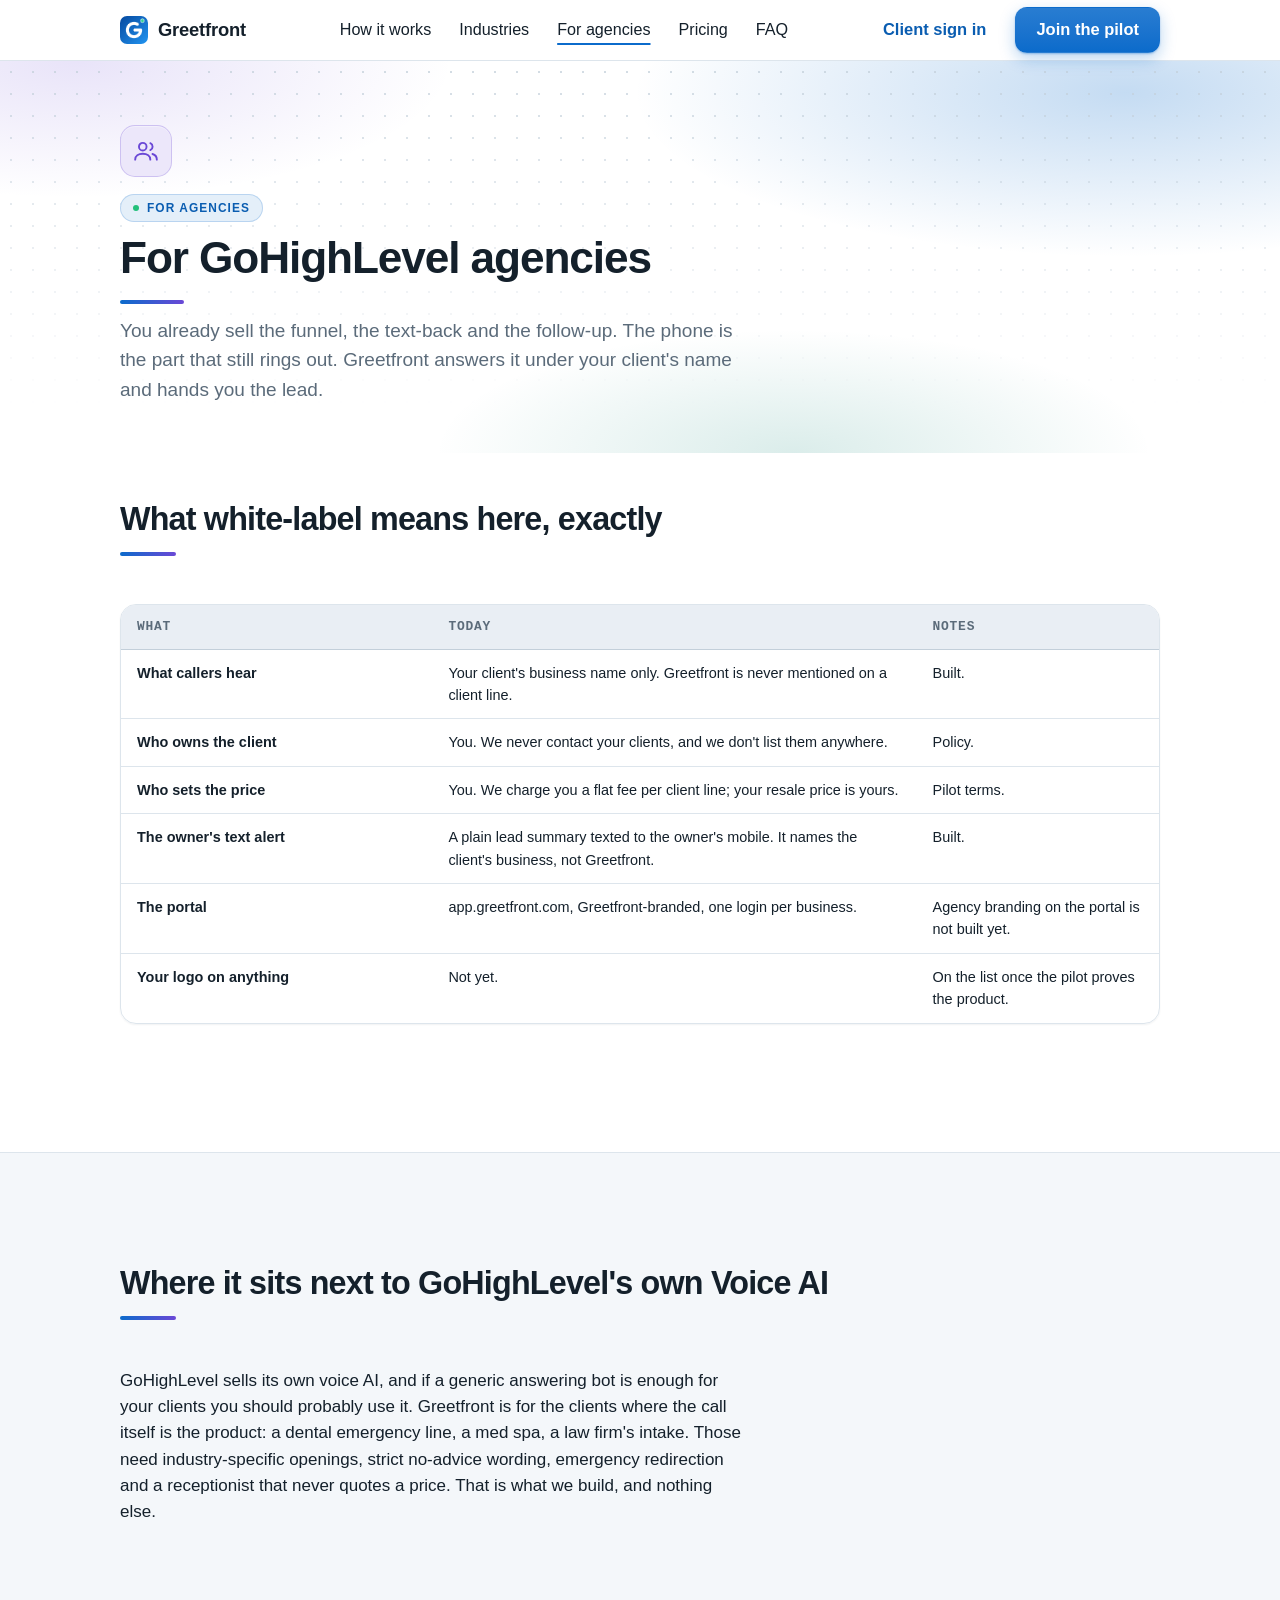
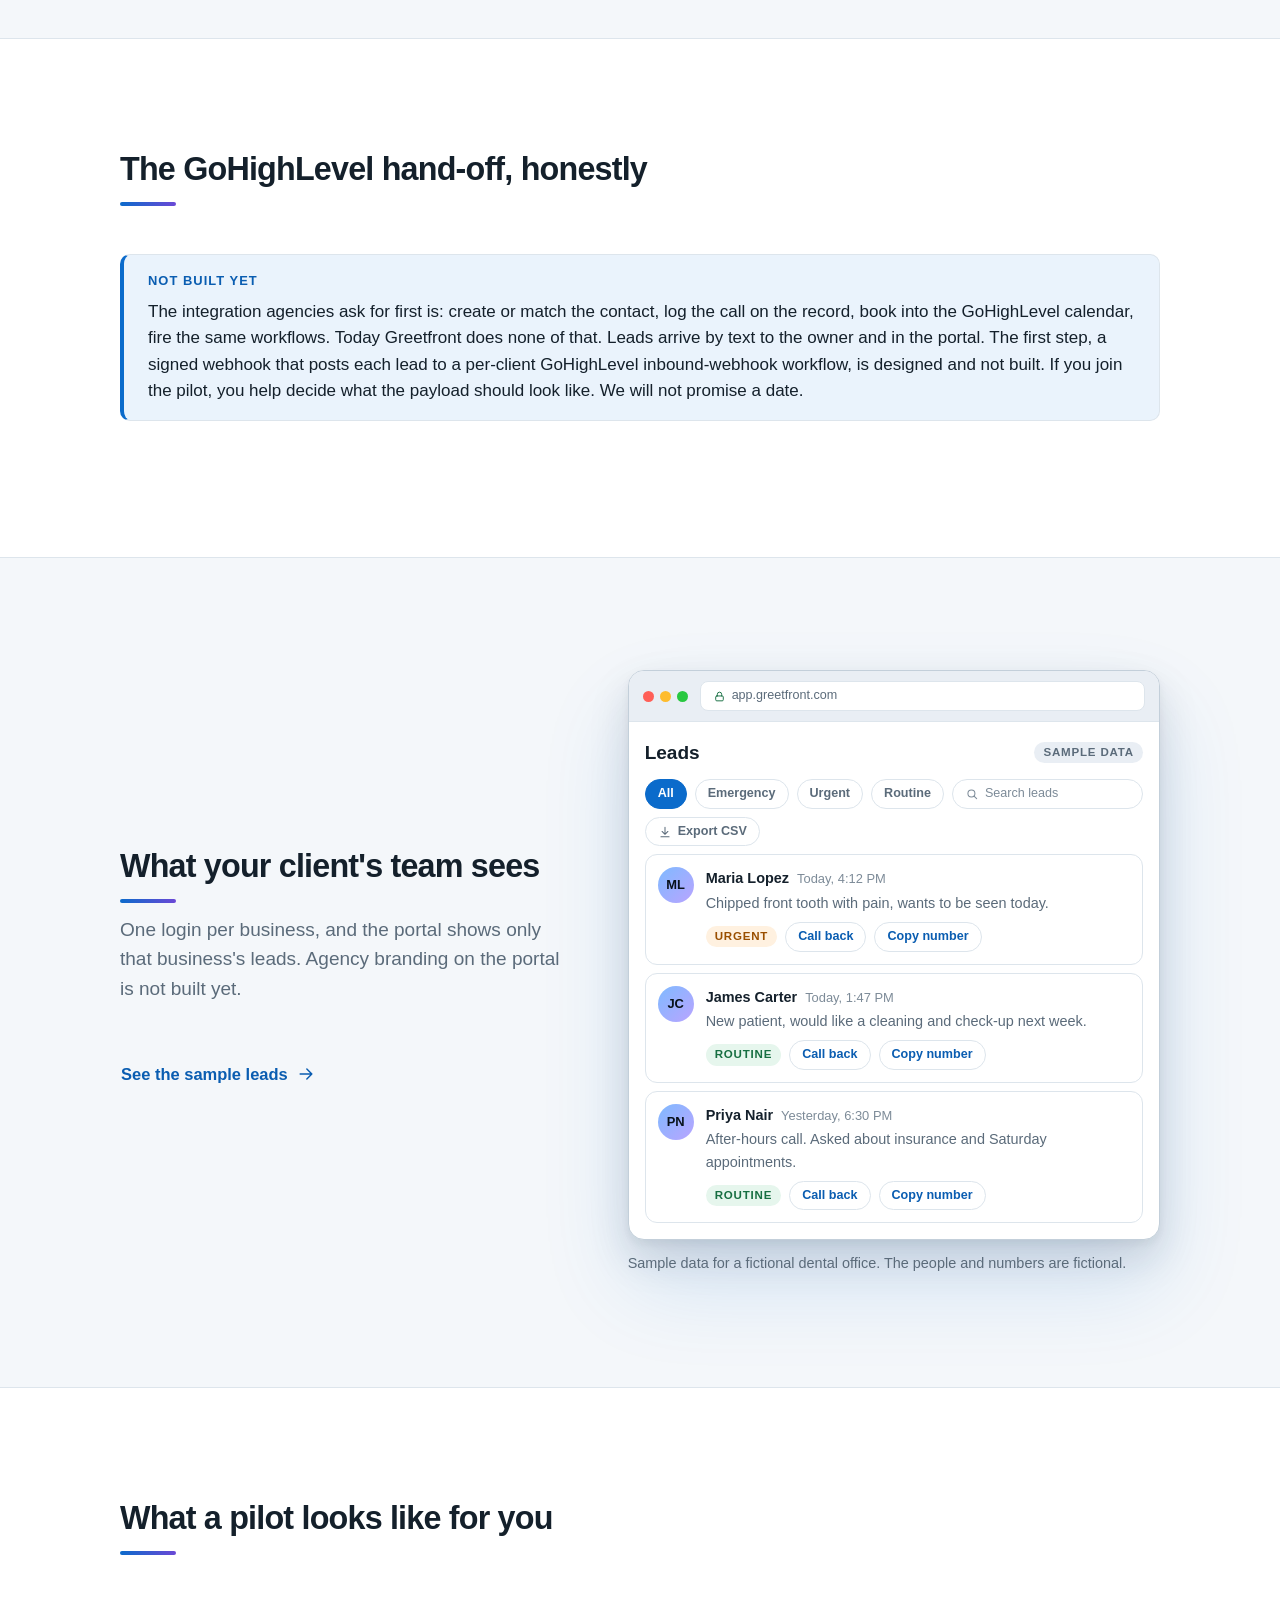
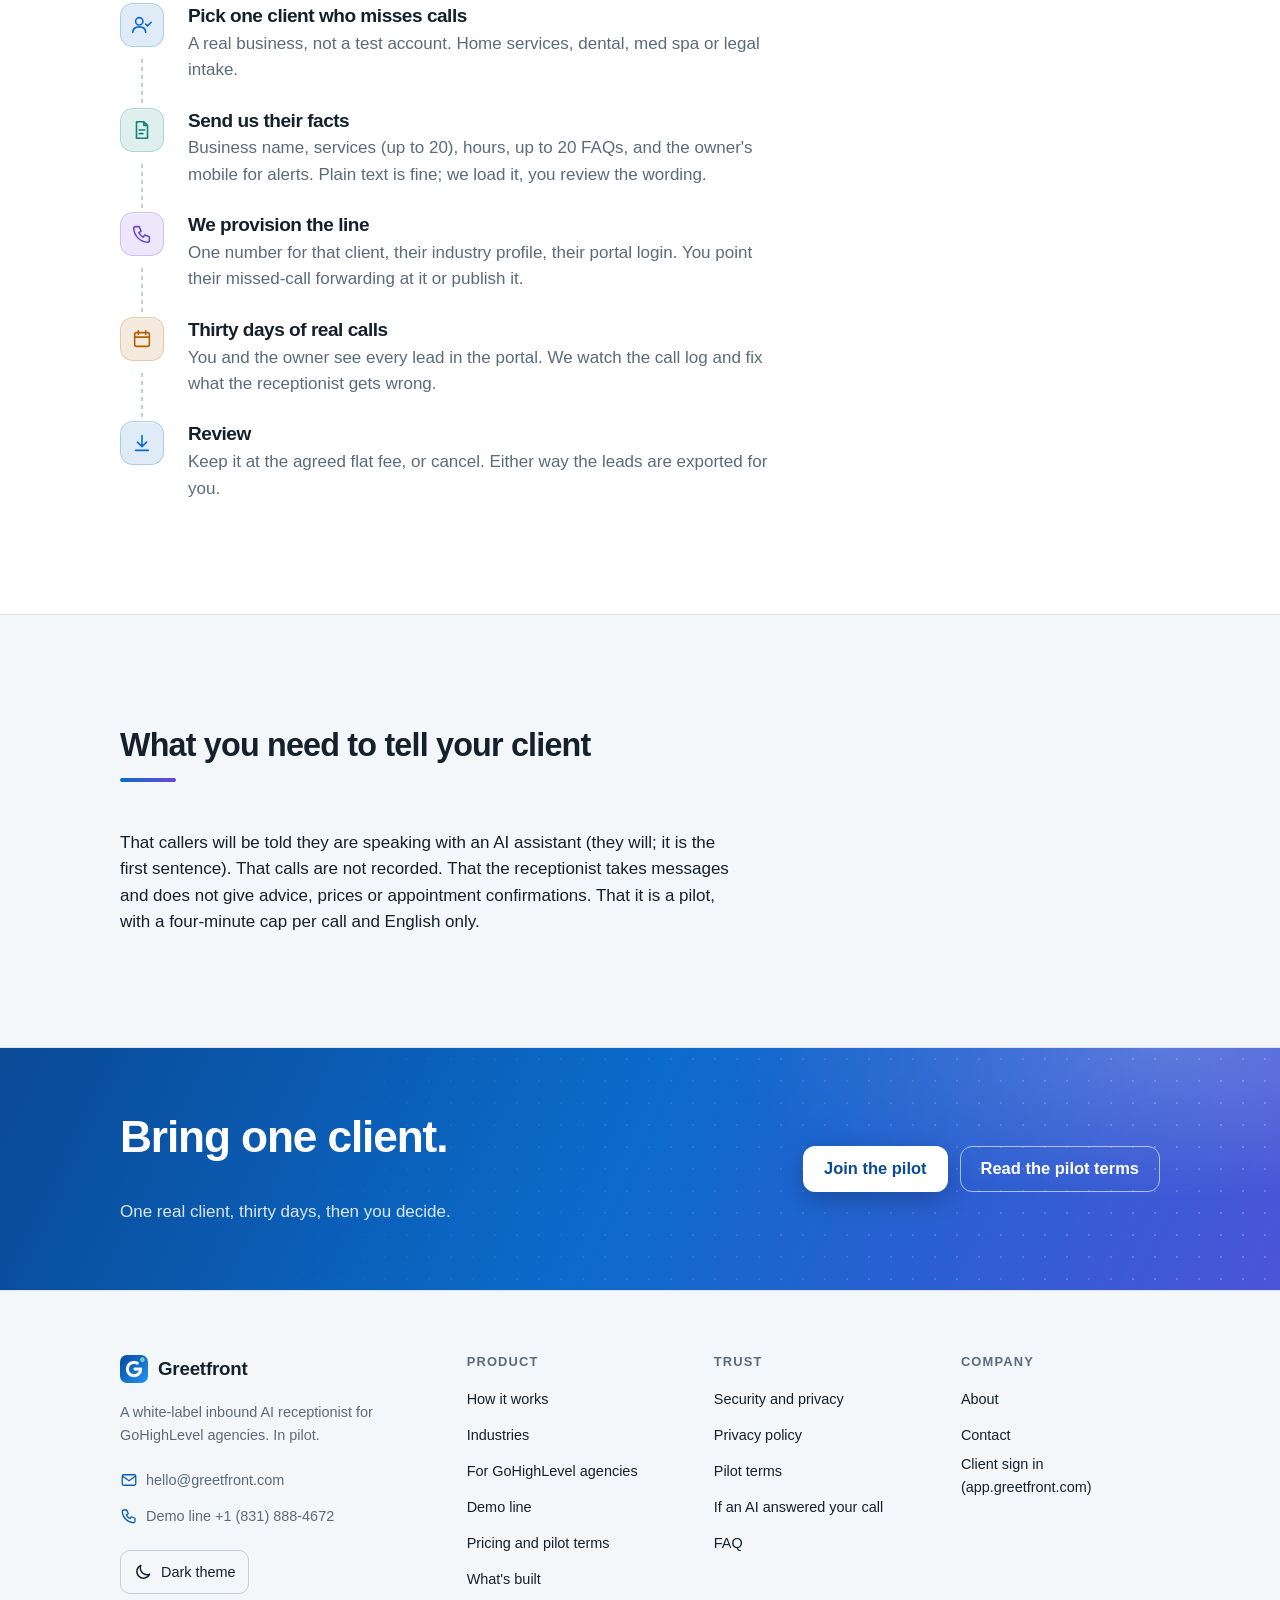
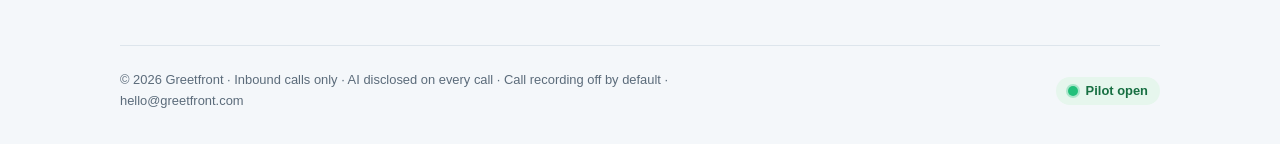
<file: agencies.html>
<!doctype html>
<html lang="en">
<head>
<meta charset="utf-8">
<meta name="viewport" content="width=device-width,initial-scale=1">
<meta http-equiv="Content-Security-Policy" content="default-src 'self'; img-src 'self' data:; style-src 'self'; script-src 'self'; base-uri 'self'; form-action 'none'">
<title>For GoHighLevel agencies · Greetfront</title>
<meta name="description" content="What white-label means with Greetfront today, how the pilot works for an agency, and the honest status of the GoHighLevel integration.">
<link rel="canonical" href="https://greetfront.com/agencies">
<meta name="theme-color" media="(prefers-color-scheme: light)" content="#ffffff">
<meta name="theme-color" media="(prefers-color-scheme: dark)" content="#0e141a">
<link rel="icon" href="/favicon.svg" type="image/svg+xml"><link rel="icon" href="/logo.png" type="image/png" sizes="600x600"><link rel="apple-touch-icon" href="/logo.png">
<meta property="og:type" content="website"><meta property="og:site_name" content="Greetfront">
<meta property="og:title" content="For GoHighLevel agencies"><meta property="og:description" content="What white-label means with Greetfront today, how the pilot works for an agency, and the honest status of the GoHighLevel integration.">
<meta property="og:url" content="https://greetfront.com/agencies"><meta property="og:image" content="https://greetfront.com/og.png"><meta property="og:image:width" content="1200"><meta property="og:image:height" content="630"><meta property="og:image:alt" content="Greetfront: your clients' missed calls, answered. Inbound AI receptionist, AI disclosed on every call.">
<meta name="twitter:card" content="summary_large_image"><meta name="twitter:image" content="https://greetfront.com/og.png">
<script src="/theme.js"></script>
<link rel="stylesheet" href="/styles.css">
<script type="application/ld+json">{"@context":"https://schema.org","@graph":[{"@id":"https://greetfront.com/#org"},{"@type":"WebPage","name":"For GoHighLevel agencies","url":"https://greetfront.com/agencies","isPartOf":{"@id":"https://greetfront.com/#site"}},{"@type":"BreadcrumbList","itemListElement":[{"@type":"ListItem","position":1,"name":"Home","item":"https://greetfront.com/"},{"@type":"ListItem","position":2,"name":"For agencies","item":"https://greetfront.com/agencies"}]}]}</script>
</head>
<body>
<a class="skip-link" href="#main">Skip to content</a>
<header class="nav"><div class="wrap"><div class="nav__bar"><a class="brand" href="/"><img src="/logo.png" width="28" height="28" alt="">Greetfront</a><nav class="nav__links" aria-label="Main"><a href="/how-it-works">How it works</a><a href="/industries">Industries</a><a href="/agencies" aria-current="page">For agencies</a><a href="/pricing">Pricing</a><a href="/faq">FAQ</a></nav><div class="nav__cta"><a class="btn btn--ghost" href="https://app.greetfront.com/" rel="noopener">Client sign in</a><a class="btn btn--primary" href="mailto:hello@greetfront.com?subject=Greetfront%20pilot%20(agencies)&amp;body=Agency%20name%3A%0AClients%20who%20miss%20calls%3A%0ATrades%3A%0A">Join the pilot</a></div><button type="button" class="nav__toggle" aria-controls="nav-panel" aria-expanded="false" aria-label="Open menu"><svg class="i i-menu" viewBox="0 0 24 24" width="20" height="20" fill="none" stroke="currentColor" stroke-width="1.75" stroke-linecap="round" stroke-linejoin="round" aria-hidden="true"><path d="M4 7h16M4 12h16M4 17h16"/></svg><svg class="i i-x" viewBox="0 0 24 24" width="20" height="20" fill="none" stroke="currentColor" stroke-width="1.75" stroke-linecap="round" stroke-linejoin="round" aria-hidden="true"><path d="M6 6l12 12M18 6L6 18"/></svg></button></div></div><div class="nav__panel" id="nav-panel"><div class="wrap"><ul><li><a class="nav__item" href="/how-it-works">How it works</a></li><li><a class="nav__item" href="/industries">Industries</a></li><li><a class="nav__item" href="/agencies" aria-current="page">For agencies</a></li><li><a class="nav__item" href="/pricing">Pricing</a></li><li><a class="nav__item" href="/faq">FAQ</a></li><li><a class="nav__item" href="/demo">Demo line</a></li><li><a class="nav__item" href="/security">Security</a></li><li><a class="nav__item" href="/about">About</a></li><li><a class="nav__item" href="/contact">Contact</a></li><li><a class="nav__item" href="https://app.greetfront.com/" rel="noopener">Client sign in</a></li></ul><div class="row-actions"><a class="btn btn--primary" href="mailto:hello@greetfront.com?subject=Greetfront%20pilot%20(agencies)&amp;body=Agency%20name%3A%0AClients%20who%20miss%20calls%3A%0ATrades%3A%0A">Join the pilot</a></div><button type="button" class="theme-toggle" aria-label="Switch to dark theme"><svg class="i i-moon" viewBox="0 0 24 24" width="20" height="20" fill="none" stroke="currentColor" stroke-width="1.75" stroke-linecap="round" stroke-linejoin="round" aria-hidden="true"><path d="M20 14.5A8 8 0 0 1 9.5 4 8 8 0 1 0 20 14.5z"/></svg><svg class="i i-sun" viewBox="0 0 24 24" width="20" height="20" fill="none" stroke="currentColor" stroke-width="1.75" stroke-linecap="round" stroke-linejoin="round" aria-hidden="true"><circle cx="12" cy="12" r="4"/><path d="M12 2v2M12 20v2M4.9 4.9l1.4 1.4M17.7 17.7l1.4 1.4M2 12h2M20 12h2M4.9 19.1l1.4-1.4M17.7 6.3l1.4-1.4"/></svg><span class="theme-toggle__text">Dark theme</span></button></div></div></header>
<main id="main">
<section class="page-head page-head--long"><div class="wrap"><span class="badge badge--lg badge--3"><svg class="i" aria-hidden="true"><use href="/icons.svg#users"/></svg></span><p class="eyebrow">For agencies</p><h1>For GoHighLevel agencies</h1><p class="lead">You already sell the funnel, the text-back and the follow-up. The phone is the part that still rings out. Greetfront answers it under your client's name and hands you the lead.</p></div></section><section class="section section--first"><div class="wrap"><div class="section__head"><h2>What white-label means here, exactly</h2></div><div class="table-wrap"><table class="table table--plain"><thead><tr><th scope="col">What</th><th scope="col">Today</th><th scope="col">Notes</th></tr></thead><tbody><tr><th scope="row">What callers hear</th><td>Your client's business name only. Greetfront is never mentioned on a client line.</td><td>Built.</td></tr><tr><th scope="row">Who owns the client</th><td>You. We never contact your clients, and we don't list them anywhere.</td><td>Policy.</td></tr><tr><th scope="row">Who sets the price</th><td>You. We charge you a flat fee per client line; your resale price is yours.</td><td>Pilot terms.</td></tr><tr><th scope="row">The owner's text alert</th><td>A plain lead summary texted to the owner's mobile. It names the client's business, not Greetfront.</td><td>Built.</td></tr><tr><th scope="row">The portal</th><td>app.greetfront.com, Greetfront-branded, one login per business.</td><td>Agency branding on the portal is not built yet.</td></tr><tr><th scope="row">Your logo on anything</th><td>Not yet.</td><td>On the list once the pilot proves the product.</td></tr></tbody></table></div></div></section><section class="section section--alt"><div class="wrap"><div class="section__head"><h2>Where it sits next to GoHighLevel's own Voice AI</h2></div><div class="prose"><p>GoHighLevel sells its own voice AI, and if a generic answering bot is enough for your clients you should probably use it. Greetfront is for the clients where the call itself is the product: a dental emergency line, a med spa, a law firm's intake. Those need industry-specific openings, strict no-advice wording, emergency redirection and a receptionist that never quotes a price. That is what we build, and nothing else.</p></div></div></section><section class="section"><div class="wrap"><div class="section__head"><h2>The GoHighLevel hand-off, honestly</h2></div><div class="notice"><span class="notice__label">Not built yet</span><p>The integration agencies ask for first is: create or match the contact, log the call on the record, book into the GoHighLevel calendar, fire the same workflows. Today Greetfront does none of that. Leads arrive by text to the owner and in the portal. The first step, a signed webhook that posts each lead to a per-client GoHighLevel inbound-webhook workflow, is designed and not built. If you join the pilot, you help decide what the payload should look like. We will not promise a date.</p></div></div></section><section class="section section--alt"><div class="wrap"><div class="split"><div><div class="section__head"><h2>What your client's team sees</h2><p class="section__lead">One login per business, and the portal shows only that business's leads. Agency branding on the portal is not built yet.</p></div><div class="row-actions"><a class="btn btn--ghost" href="/demo#portal">See the sample leads<svg class="i btn__icon i-arrow" aria-hidden="true"><use href="/icons.svg#arrow"/></svg></a></div></div><div><div class="browser" role="group" aria-label="Sample leads dashboard, sample data"><div class="browser__bar"><span class="dots" aria-hidden="true"><i></i><i></i><i></i></span><span class="browser__url"><svg class="i" aria-hidden="true"><use href="/icons.svg#lock"/></svg>app.greetfront.com</span></div><div class="pm"><div class="pm__top"><span class="pm__title">Leads</span><span class="pill pill--neutral">Sample data</span></div><div class="pm__tools"><span class="chip chip--on">All</span><span class="chip">Emergency</span><span class="chip">Urgent</span><span class="chip">Routine</span><span class="chip chip--grow"><svg class="i" aria-hidden="true"><use href="/icons.svg#search"/></svg>Search leads</span><span class="chip"><svg class="i" aria-hidden="true"><use href="/icons.svg#download"/></svg>Export CSV</span></div><div class="pm__row"><span class="avatar" aria-hidden="true">ML</span><div class="pm__main"><b>Maria Lopez</b><span class="when">Today, 4:12 PM</span><p>Chipped front tooth with pain, wants to be seen today.</p><div class="pm__acts"><span class="pill pill--urgent">Urgent</span><span class="chip">Call back</span><span class="chip">Copy number</span></div></div></div><div class="pm__row"><span class="avatar" aria-hidden="true">JC</span><div class="pm__main"><b>James Carter</b><span class="when">Today, 1:47 PM</span><p>New patient, would like a cleaning and check-up next week.</p><div class="pm__acts"><span class="pill pill--routine">Routine</span><span class="chip">Call back</span><span class="chip">Copy number</span></div></div></div><div class="pm__row"><span class="avatar" aria-hidden="true">PN</span><div class="pm__main"><b>Priya Nair</b><span class="when">Yesterday, 6:30 PM</span><p>After-hours call. Asked about insurance and Saturday appointments.</p><div class="pm__acts"><span class="pill pill--routine">Routine</span><span class="chip">Call back</span><span class="chip">Copy number</span></div></div></div></div></div><p class="small muted mt-3">Sample data for a fictional dental office. The people and numbers are fictional.</p></div></div></div></section><section class="section"><div class="wrap"><div class="section__head"><h2>What a pilot looks like for you</h2></div><ol class="steps steps--icons"><li><span class="badge"><svg class="i" aria-hidden="true"><use href="/icons.svg#user-check"/></svg></span><h3>Pick one client who misses calls</h3><p>A real business, not a test account. Home services, dental, med spa or legal intake.</p></li><li><span class="badge badge--2"><svg class="i" aria-hidden="true"><use href="/icons.svg#file-text"/></svg></span><h3>Send us their facts</h3><p>Business name, services (up to 20), hours, up to 20 FAQs, and the owner's mobile for alerts. Plain text is fine; we load it, you review the wording.</p></li><li><span class="badge badge--3"><svg class="i" aria-hidden="true"><use href="/icons.svg#phone"/></svg></span><h3>We provision the line</h3><p>One number for that client, their industry profile, their portal login. You point their missed-call forwarding at it or publish it.</p></li><li><span class="badge badge--4"><svg class="i" aria-hidden="true"><use href="/icons.svg#calendar"/></svg></span><h3>Thirty days of real calls</h3><p>You and the owner see every lead in the portal. We watch the call log and fix what the receptionist gets wrong.</p></li><li><span class="badge"><svg class="i" aria-hidden="true"><use href="/icons.svg#download"/></svg></span><h3>Review</h3><p>Keep it at the agreed flat fee, or cancel. Either way the leads are exported for you.</p></li></ol></div></section><section class="section section--alt"><div class="wrap"><div class="section__head"><h2>What you need to tell your client</h2></div><div class="prose"><p>That callers will be told they are speaking with an AI assistant (they will; it is the first sentence). That calls are not recorded. That the receptionist takes messages and does not give advice, prices or appointment confirmations. That it is a pilot, with a four-minute cap per call and English only.</p></div></div></section><section class="cta-band"><div class="wrap"><div class="cta"><h2>Bring one client.</h2><p>One real client, thirty days, then you decide.</p><div class="row-actions"><a class="btn btn--primary" href="mailto:hello@greetfront.com?subject=Greetfront%20pilot%20(agencies)&amp;body=Agency%20name%3A%0AClients%20who%20miss%20calls%3A%0ATrades%3A%0A">Join the pilot</a><a class="btn btn--secondary" href="/pricing">Read the pilot terms</a></div></div></div></section>
</main>
<footer class="footer"><div class="wrap"><div class="footer__grid"><div class="footer__brand"><a class="brand" href="/"><img src="/logo.png" width="28" height="28" alt="">Greetfront</a><p class="footer__tag">A white-label inbound AI receptionist for GoHighLevel agencies. In pilot.</p><ul class="footer__contact"><li><a href="mailto:hello@greetfront.com?subject=Greetfront%20(footer)"><svg class="i" aria-hidden="true"><use href="/icons.svg#mail"/></svg>hello@greetfront.com</a></li><li><a href="tel:+18318884672"><svg class="i" aria-hidden="true"><use href="/icons.svg#phone"/></svg>Demo line +1 (831) 888-4672</a></li></ul><button type="button" class="theme-toggle" aria-label="Switch to dark theme"><svg class="i i-moon" viewBox="0 0 24 24" width="20" height="20" fill="none" stroke="currentColor" stroke-width="1.75" stroke-linecap="round" stroke-linejoin="round" aria-hidden="true"><path d="M20 14.5A8 8 0 0 1 9.5 4 8 8 0 1 0 20 14.5z"/></svg><svg class="i i-sun" viewBox="0 0 24 24" width="20" height="20" fill="none" stroke="currentColor" stroke-width="1.75" stroke-linecap="round" stroke-linejoin="round" aria-hidden="true"><circle cx="12" cy="12" r="4"/><path d="M12 2v2M12 20v2M4.9 4.9l1.4 1.4M17.7 17.7l1.4 1.4M2 12h2M20 12h2M4.9 19.1l1.4-1.4M17.7 6.3l1.4-1.4"/></svg><span class="theme-toggle__text">Dark theme</span></button></div><div><h2>Product</h2><ul><li><a href="/how-it-works">How it works</a></li><li><a href="/industries">Industries</a></li><li><a href="/agencies">For GoHighLevel agencies</a></li><li><a href="/demo">Demo line</a></li><li><a href="/pricing">Pricing and pilot terms</a></li><li><a href="/roadmap">What's built</a></li></ul></div><div><h2>Trust</h2><ul><li><a href="/security">Security and privacy</a></li><li><a href="/privacy">Privacy policy</a></li><li><a href="/terms">Pilot terms</a></li><li><a href="/ai-disclosure">If an AI answered your call</a></li><li><a href="/faq">FAQ</a></li></ul></div><div><h2>Company</h2><ul><li><a href="/about">About</a></li><li><a href="/contact">Contact</a></li><li><a href="https://app.greetfront.com/">Client sign in (app.greetfront.com)</a></li></ul></div></div><div class="footer__bar"><p class="footer__legal">© 2026 Greetfront · Inbound calls only · AI disclosed on every call · Call recording off by default · hello@greetfront.com</p><span class="footer__status"><span class="status-dot" aria-hidden="true"></span>Pilot open</span></div></div></footer>
<script src="/site.js" defer></script>
</body>
</html>
</file>
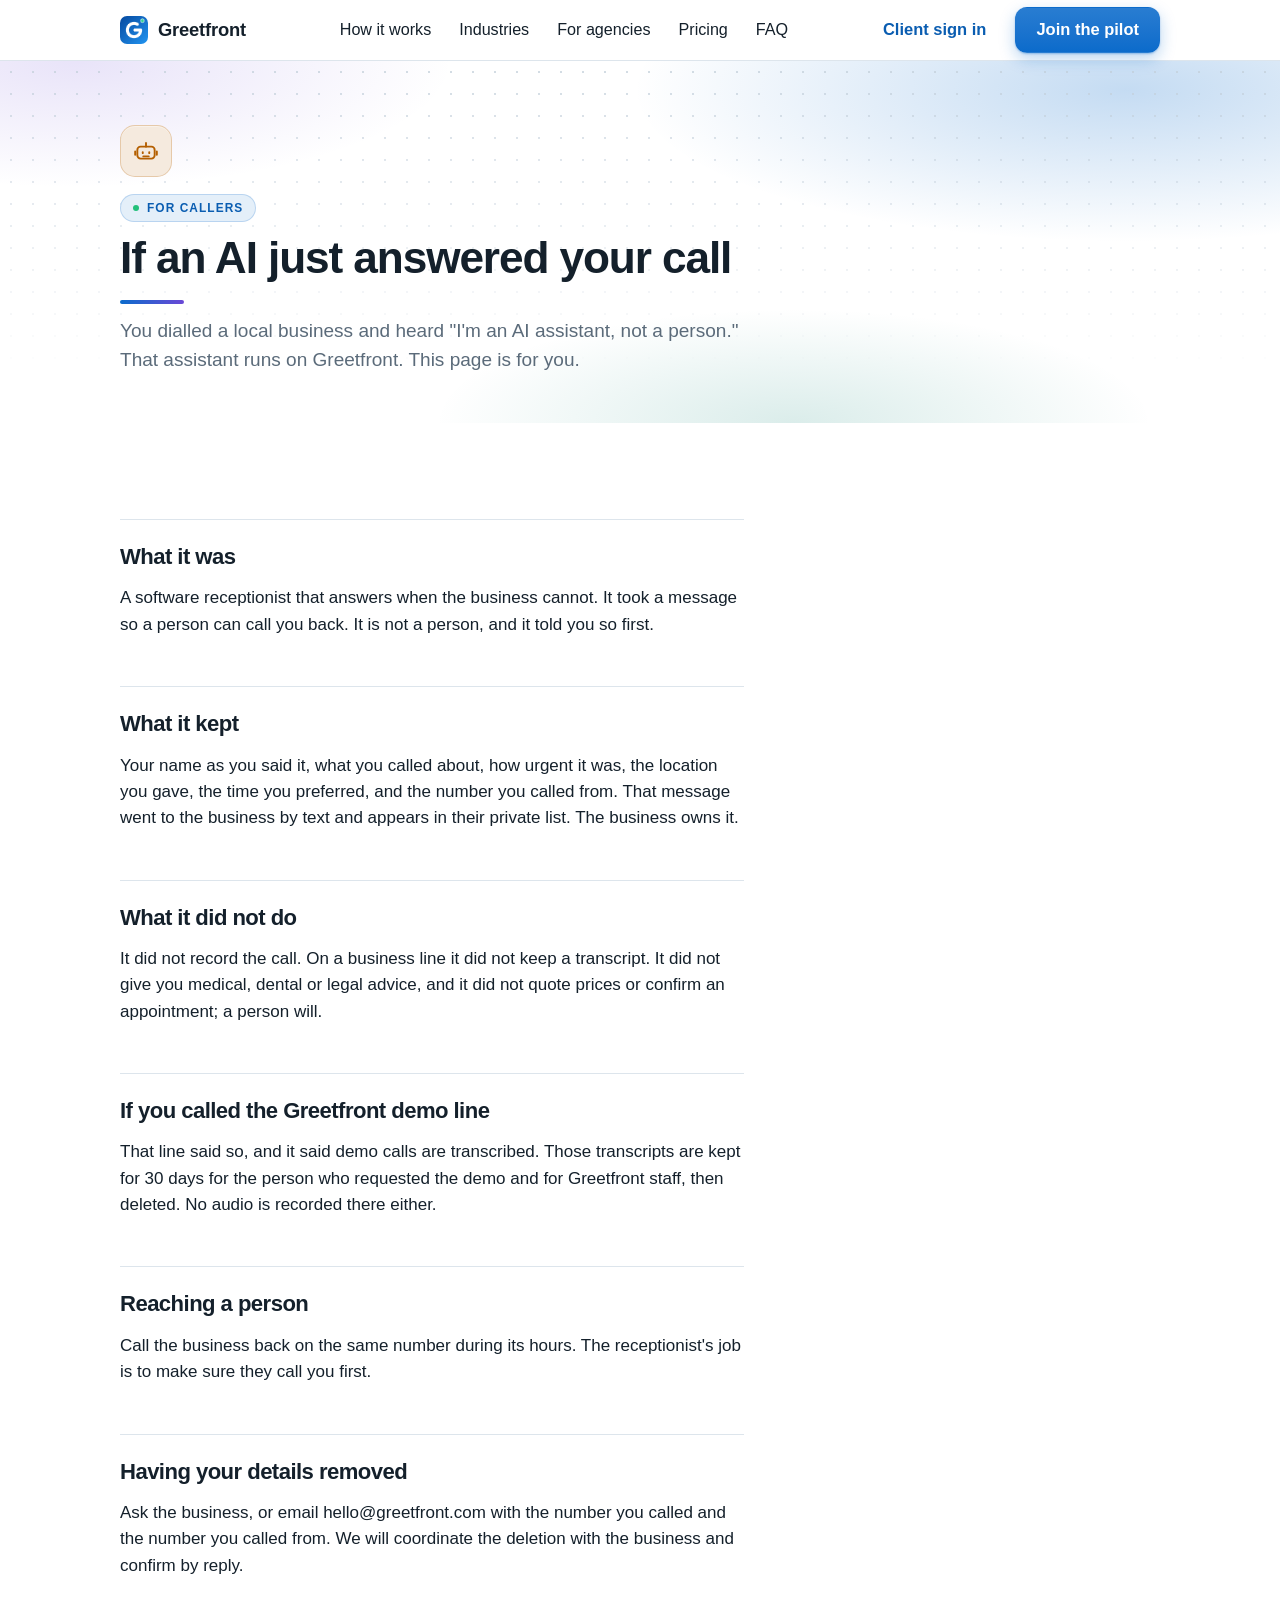
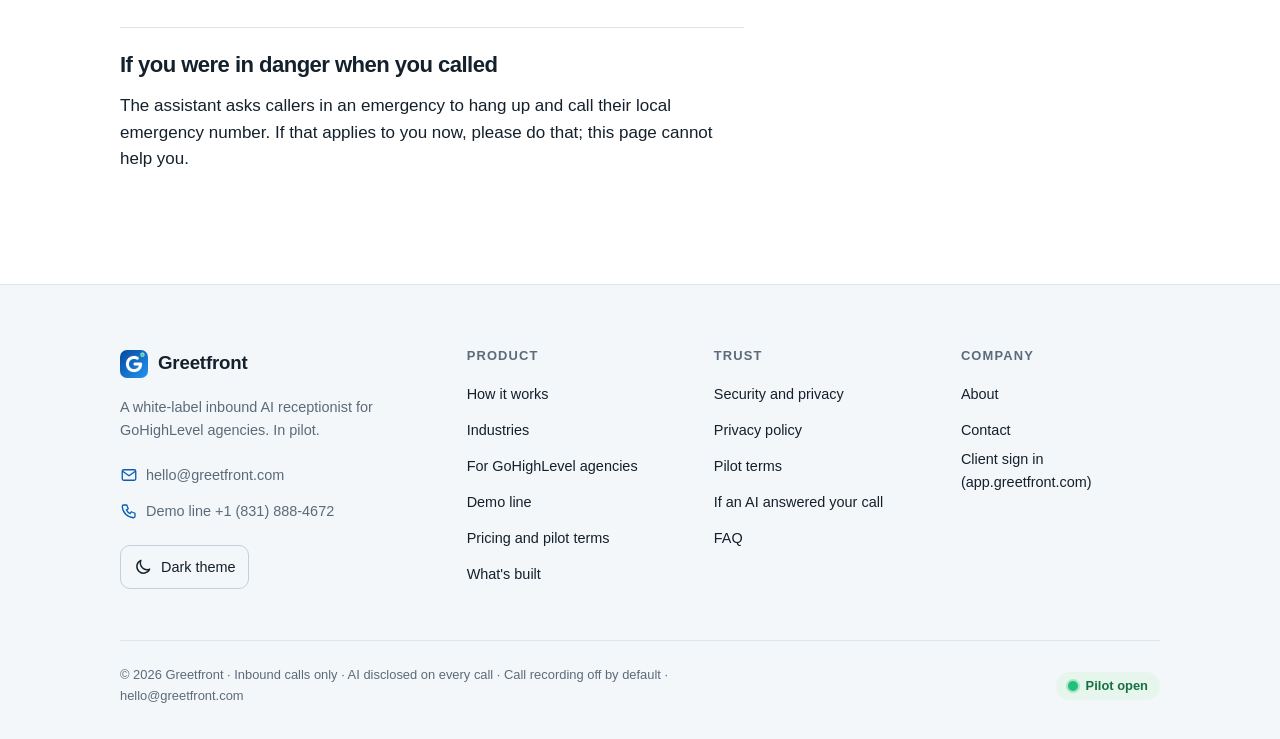
<file: ai-disclosure.html>
<!doctype html>
<html lang="en">
<head>
<meta charset="utf-8">
<meta name="viewport" content="width=device-width,initial-scale=1">
<meta http-equiv="Content-Security-Policy" content="default-src 'self'; img-src 'self' data:; style-src 'self'; script-src 'self'; base-uri 'self'; form-action 'none'">
<title>If an AI answered your call · Greetfront</title>
<meta name="description" content="An AI assistant answered your call to a local business. What it was, what it kept, what it did not do, and how to reach a person or have details removed.">
<link rel="canonical" href="https://greetfront.com/ai-disclosure">
<meta name="theme-color" media="(prefers-color-scheme: light)" content="#ffffff">
<meta name="theme-color" media="(prefers-color-scheme: dark)" content="#0e141a">
<link rel="icon" href="/favicon.svg" type="image/svg+xml"><link rel="icon" href="/logo.png" type="image/png" sizes="600x600"><link rel="apple-touch-icon" href="/logo.png">
<meta property="og:type" content="website"><meta property="og:site_name" content="Greetfront">
<meta property="og:title" content="If an AI answered your call"><meta property="og:description" content="An AI assistant answered your call to a local business. What it was, what it kept, what it did not do, and how to reach a person or have details removed.">
<meta property="og:url" content="https://greetfront.com/ai-disclosure"><meta property="og:image" content="https://greetfront.com/og.png"><meta property="og:image:width" content="1200"><meta property="og:image:height" content="630"><meta property="og:image:alt" content="Greetfront: your clients' missed calls, answered. Inbound AI receptionist, AI disclosed on every call.">
<meta name="twitter:card" content="summary_large_image"><meta name="twitter:image" content="https://greetfront.com/og.png">
<script src="/theme.js"></script>
<link rel="stylesheet" href="/styles.css">
<script type="application/ld+json">{"@context":"https://schema.org","@graph":[{"@id":"https://greetfront.com/#org"},{"@type":"WebPage","name":"If an AI answered your call","url":"https://greetfront.com/ai-disclosure","isPartOf":{"@id":"https://greetfront.com/#site"}},{"@type":"BreadcrumbList","itemListElement":[{"@type":"ListItem","position":1,"name":"Home","item":"https://greetfront.com/"},{"@type":"ListItem","position":2,"name":"If an AI answered your call","item":"https://greetfront.com/ai-disclosure"}]}]}</script>
</head>
<body>
<a class="skip-link" href="#main">Skip to content</a>
<header class="nav"><div class="wrap"><div class="nav__bar"><a class="brand" href="/"><img src="/logo.png" width="28" height="28" alt="">Greetfront</a><nav class="nav__links" aria-label="Main"><a href="/how-it-works">How it works</a><a href="/industries">Industries</a><a href="/agencies">For agencies</a><a href="/pricing">Pricing</a><a href="/faq">FAQ</a></nav><div class="nav__cta"><a class="btn btn--ghost" href="https://app.greetfront.com/" rel="noopener">Client sign in</a><a class="btn btn--primary" href="mailto:hello@greetfront.com?subject=Greetfront%20pilot%20(ai%20disclosure)&amp;body=Agency%20name%3A%0AClients%20who%20miss%20calls%3A%0ATrades%3A%0A">Join the pilot</a></div><button type="button" class="nav__toggle" aria-controls="nav-panel" aria-expanded="false" aria-label="Open menu"><svg class="i i-menu" viewBox="0 0 24 24" width="20" height="20" fill="none" stroke="currentColor" stroke-width="1.75" stroke-linecap="round" stroke-linejoin="round" aria-hidden="true"><path d="M4 7h16M4 12h16M4 17h16"/></svg><svg class="i i-x" viewBox="0 0 24 24" width="20" height="20" fill="none" stroke="currentColor" stroke-width="1.75" stroke-linecap="round" stroke-linejoin="round" aria-hidden="true"><path d="M6 6l12 12M18 6L6 18"/></svg></button></div></div><div class="nav__panel" id="nav-panel"><div class="wrap"><ul><li><a class="nav__item" href="/how-it-works">How it works</a></li><li><a class="nav__item" href="/industries">Industries</a></li><li><a class="nav__item" href="/agencies">For agencies</a></li><li><a class="nav__item" href="/pricing">Pricing</a></li><li><a class="nav__item" href="/faq">FAQ</a></li><li><a class="nav__item" href="/demo">Demo line</a></li><li><a class="nav__item" href="/security">Security</a></li><li><a class="nav__item" href="/about">About</a></li><li><a class="nav__item" href="/contact">Contact</a></li><li><a class="nav__item" href="https://app.greetfront.com/" rel="noopener">Client sign in</a></li></ul><div class="row-actions"><a class="btn btn--primary" href="mailto:hello@greetfront.com?subject=Greetfront%20pilot%20(ai%20disclosure)&amp;body=Agency%20name%3A%0AClients%20who%20miss%20calls%3A%0ATrades%3A%0A">Join the pilot</a></div><button type="button" class="theme-toggle" aria-label="Switch to dark theme"><svg class="i i-moon" viewBox="0 0 24 24" width="20" height="20" fill="none" stroke="currentColor" stroke-width="1.75" stroke-linecap="round" stroke-linejoin="round" aria-hidden="true"><path d="M20 14.5A8 8 0 0 1 9.5 4 8 8 0 1 0 20 14.5z"/></svg><svg class="i i-sun" viewBox="0 0 24 24" width="20" height="20" fill="none" stroke="currentColor" stroke-width="1.75" stroke-linecap="round" stroke-linejoin="round" aria-hidden="true"><circle cx="12" cy="12" r="4"/><path d="M12 2v2M12 20v2M4.9 4.9l1.4 1.4M17.7 17.7l1.4 1.4M2 12h2M20 12h2M4.9 19.1l1.4-1.4M17.7 6.3l1.4-1.4"/></svg><span class="theme-toggle__text">Dark theme</span></button></div></div></header>
<main id="main">
<section class="page-head page-head--long"><div class="wrap"><span class="badge badge--lg badge--4"><svg class="i" aria-hidden="true"><use href="/icons.svg#bot"/></svg></span><p class="eyebrow">For callers</p><h1>If an AI just answered your call</h1><p class="lead">You dialled a local business and heard "I'm an AI assistant, not a person." That assistant runs on Greetfront. This page is for you.</p></div></section><section class="section section--first"><div class="wrap"><div class="prose"><h2 class="first">What it was</h2><p>A software receptionist that answers when the business cannot. It took a message so a person can call you back. It is not a person, and it told you so first.</p><h2>What it kept</h2><p>Your name as you said it, what you called about, how urgent it was, the location you gave, the time you preferred, and the number you called from. That message went to the business by text and appears in their private list. The business owns it.</p><h2>What it did not do</h2><p>It did not record the call. On a business line it did not keep a transcript. It did not give you medical, dental or legal advice, and it did not quote prices or confirm an appointment; a person will.</p><h2>If you called the Greetfront demo line</h2><p>That line said so, and it said demo calls are transcribed. Those transcripts are kept for 30 days for the person who requested the demo and for Greetfront staff, then deleted. No audio is recorded there either.</p><h2>Reaching a person</h2><p>Call the business back on the same number during its hours. The receptionist's job is to make sure they call you first.</p><h2>Having your details removed</h2><p>Ask the business, or email hello@greetfront.com with the number you called and the number you called from. We will coordinate the deletion with the business and confirm by reply.</p><h2>If you were in danger when you called</h2><p>The assistant asks callers in an emergency to hang up and call their local emergency number. If that applies to you now, please do that; this page cannot help you.</p></div></div></section>
</main>
<footer class="footer"><div class="wrap"><div class="footer__grid"><div class="footer__brand"><a class="brand" href="/"><img src="/logo.png" width="28" height="28" alt="">Greetfront</a><p class="footer__tag">A white-label inbound AI receptionist for GoHighLevel agencies. In pilot.</p><ul class="footer__contact"><li><a href="mailto:hello@greetfront.com?subject=Greetfront%20(footer)"><svg class="i" aria-hidden="true"><use href="/icons.svg#mail"/></svg>hello@greetfront.com</a></li><li><a href="tel:+18318884672"><svg class="i" aria-hidden="true"><use href="/icons.svg#phone"/></svg>Demo line +1 (831) 888-4672</a></li></ul><button type="button" class="theme-toggle" aria-label="Switch to dark theme"><svg class="i i-moon" viewBox="0 0 24 24" width="20" height="20" fill="none" stroke="currentColor" stroke-width="1.75" stroke-linecap="round" stroke-linejoin="round" aria-hidden="true"><path d="M20 14.5A8 8 0 0 1 9.5 4 8 8 0 1 0 20 14.5z"/></svg><svg class="i i-sun" viewBox="0 0 24 24" width="20" height="20" fill="none" stroke="currentColor" stroke-width="1.75" stroke-linecap="round" stroke-linejoin="round" aria-hidden="true"><circle cx="12" cy="12" r="4"/><path d="M12 2v2M12 20v2M4.9 4.9l1.4 1.4M17.7 17.7l1.4 1.4M2 12h2M20 12h2M4.9 19.1l1.4-1.4M17.7 6.3l1.4-1.4"/></svg><span class="theme-toggle__text">Dark theme</span></button></div><div><h2>Product</h2><ul><li><a href="/how-it-works">How it works</a></li><li><a href="/industries">Industries</a></li><li><a href="/agencies">For GoHighLevel agencies</a></li><li><a href="/demo">Demo line</a></li><li><a href="/pricing">Pricing and pilot terms</a></li><li><a href="/roadmap">What's built</a></li></ul></div><div><h2>Trust</h2><ul><li><a href="/security">Security and privacy</a></li><li><a href="/privacy">Privacy policy</a></li><li><a href="/terms">Pilot terms</a></li><li><a href="/ai-disclosure">If an AI answered your call</a></li><li><a href="/faq">FAQ</a></li></ul></div><div><h2>Company</h2><ul><li><a href="/about">About</a></li><li><a href="/contact">Contact</a></li><li><a href="https://app.greetfront.com/">Client sign in (app.greetfront.com)</a></li></ul></div></div><div class="footer__bar"><p class="footer__legal">© 2026 Greetfront · Inbound calls only · AI disclosed on every call · Call recording off by default · hello@greetfront.com</p><span class="footer__status"><span class="status-dot" aria-hidden="true"></span>Pilot open</span></div></div></footer>
<script src="/site.js" defer></script>
</body>
</html>
</file>
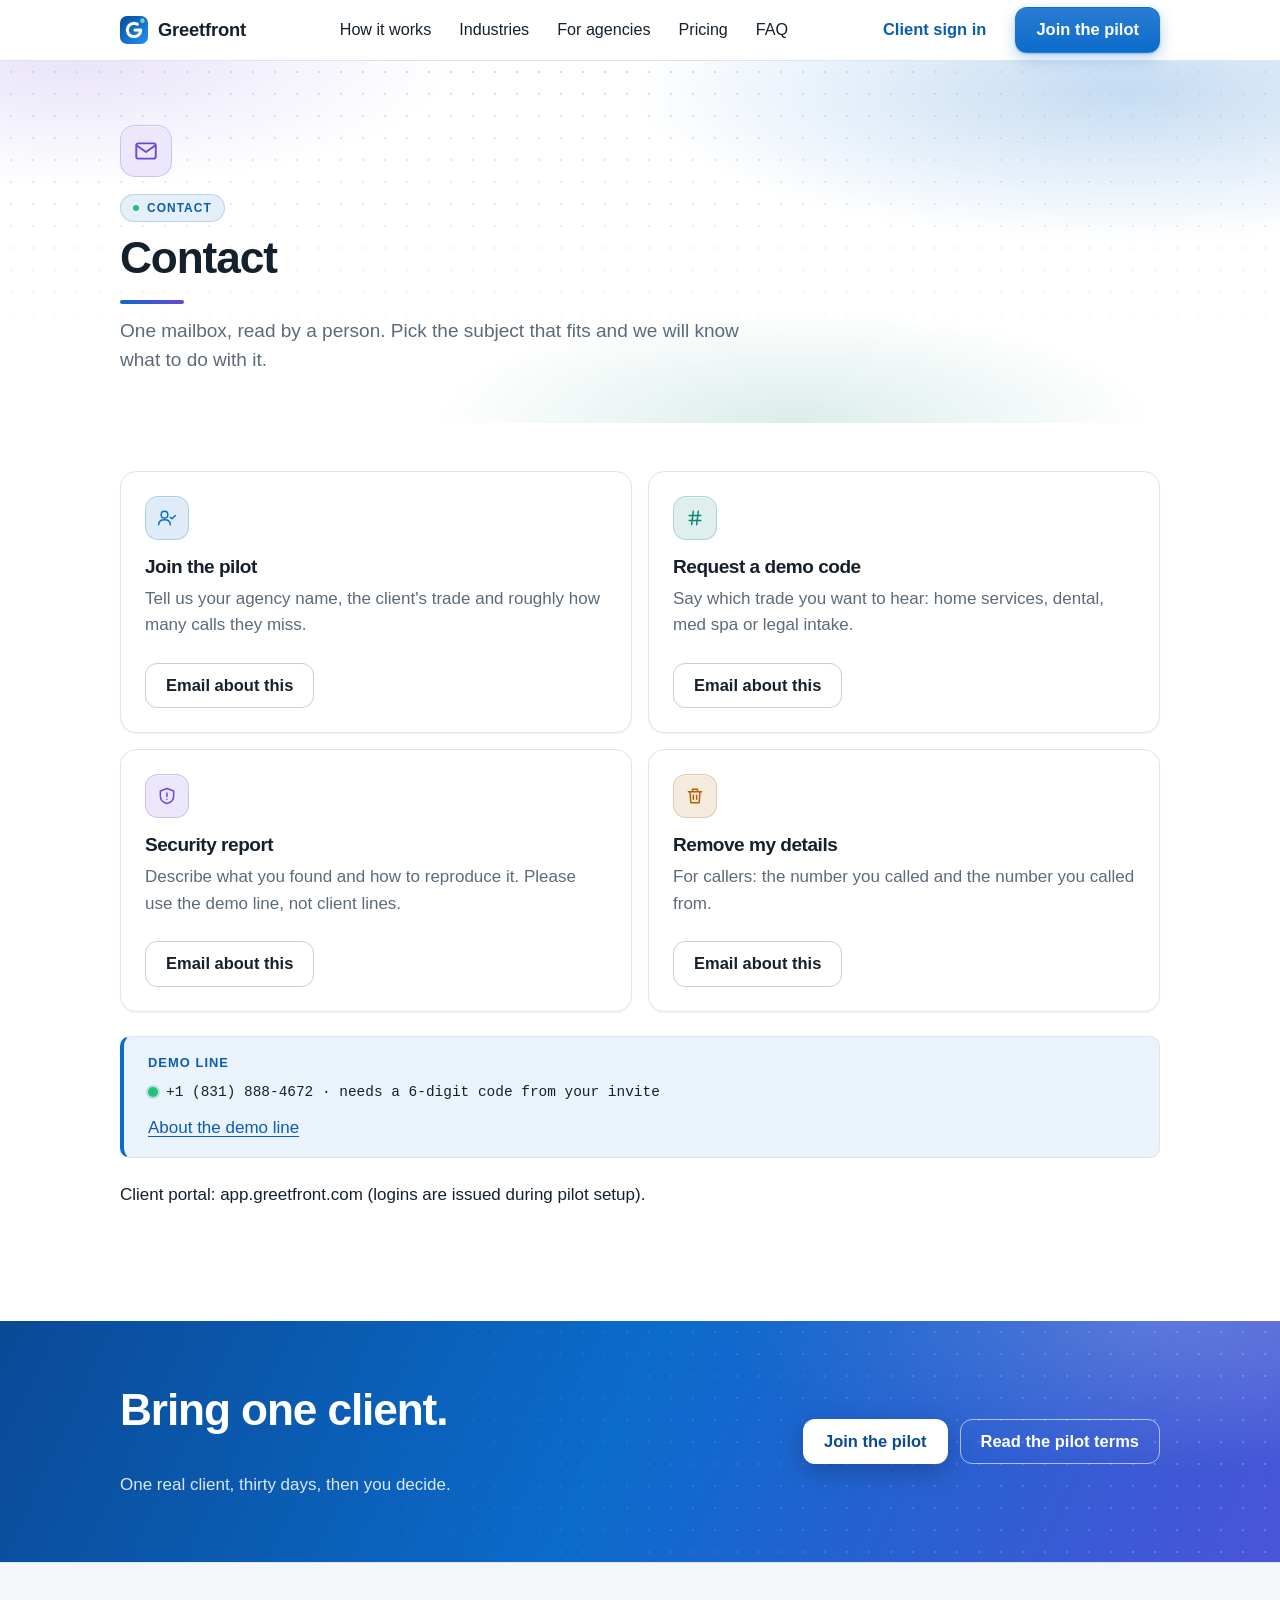
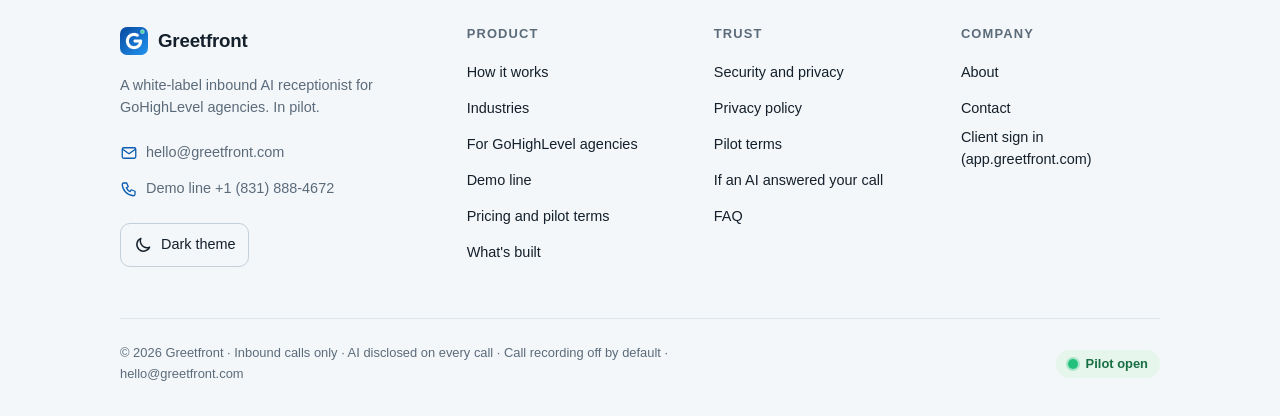
<file: contact.html>
<!doctype html>
<html lang="en">
<head>
<meta charset="utf-8">
<meta name="viewport" content="width=device-width,initial-scale=1">
<meta http-equiv="Content-Security-Policy" content="default-src 'self'; img-src 'self' data:; style-src 'self'; script-src 'self'; base-uri 'self'; form-action 'none'">
<title>Contact · Greetfront</title>
<meta name="description" content="Email hello@greetfront.com to join the pilot, request a demo code, report a security issue, or ask for your details to be removed.">
<link rel="canonical" href="https://greetfront.com/contact">
<meta name="theme-color" media="(prefers-color-scheme: light)" content="#ffffff">
<meta name="theme-color" media="(prefers-color-scheme: dark)" content="#0e141a">
<link rel="icon" href="/favicon.svg" type="image/svg+xml"><link rel="icon" href="/logo.png" type="image/png" sizes="600x600"><link rel="apple-touch-icon" href="/logo.png">
<meta property="og:type" content="website"><meta property="og:site_name" content="Greetfront">
<meta property="og:title" content="Contact"><meta property="og:description" content="Email hello@greetfront.com to join the pilot, request a demo code, report a security issue, or ask for your details to be removed.">
<meta property="og:url" content="https://greetfront.com/contact"><meta property="og:image" content="https://greetfront.com/og.png"><meta property="og:image:width" content="1200"><meta property="og:image:height" content="630"><meta property="og:image:alt" content="Greetfront: your clients' missed calls, answered. Inbound AI receptionist, AI disclosed on every call.">
<meta name="twitter:card" content="summary_large_image"><meta name="twitter:image" content="https://greetfront.com/og.png">
<script src="/theme.js"></script>
<link rel="stylesheet" href="/styles.css">
<script type="application/ld+json">{"@context":"https://schema.org","@graph":[{"@id":"https://greetfront.com/#org"},{"@type":"WebPage","name":"Contact","url":"https://greetfront.com/contact","isPartOf":{"@id":"https://greetfront.com/#site"}},{"@type":"BreadcrumbList","itemListElement":[{"@type":"ListItem","position":1,"name":"Home","item":"https://greetfront.com/"},{"@type":"ListItem","position":2,"name":"Contact","item":"https://greetfront.com/contact"}]}]}</script>
</head>
<body>
<a class="skip-link" href="#main">Skip to content</a>
<header class="nav"><div class="wrap"><div class="nav__bar"><a class="brand" href="/"><img src="/logo.png" width="28" height="28" alt="">Greetfront</a><nav class="nav__links" aria-label="Main"><a href="/how-it-works">How it works</a><a href="/industries">Industries</a><a href="/agencies">For agencies</a><a href="/pricing">Pricing</a><a href="/faq">FAQ</a></nav><div class="nav__cta"><a class="btn btn--ghost" href="https://app.greetfront.com/" rel="noopener">Client sign in</a><a class="btn btn--primary" href="mailto:hello@greetfront.com?subject=Greetfront%20pilot%20(contact)&amp;body=Agency%20name%3A%0AClients%20who%20miss%20calls%3A%0ATrades%3A%0A">Join the pilot</a></div><button type="button" class="nav__toggle" aria-controls="nav-panel" aria-expanded="false" aria-label="Open menu"><svg class="i i-menu" viewBox="0 0 24 24" width="20" height="20" fill="none" stroke="currentColor" stroke-width="1.75" stroke-linecap="round" stroke-linejoin="round" aria-hidden="true"><path d="M4 7h16M4 12h16M4 17h16"/></svg><svg class="i i-x" viewBox="0 0 24 24" width="20" height="20" fill="none" stroke="currentColor" stroke-width="1.75" stroke-linecap="round" stroke-linejoin="round" aria-hidden="true"><path d="M6 6l12 12M18 6L6 18"/></svg></button></div></div><div class="nav__panel" id="nav-panel"><div class="wrap"><ul><li><a class="nav__item" href="/how-it-works">How it works</a></li><li><a class="nav__item" href="/industries">Industries</a></li><li><a class="nav__item" href="/agencies">For agencies</a></li><li><a class="nav__item" href="/pricing">Pricing</a></li><li><a class="nav__item" href="/faq">FAQ</a></li><li><a class="nav__item" href="/demo">Demo line</a></li><li><a class="nav__item" href="/security">Security</a></li><li><a class="nav__item" href="/about">About</a></li><li><a class="nav__item" href="/contact" aria-current="page">Contact</a></li><li><a class="nav__item" href="https://app.greetfront.com/" rel="noopener">Client sign in</a></li></ul><div class="row-actions"><a class="btn btn--primary" href="mailto:hello@greetfront.com?subject=Greetfront%20pilot%20(contact)&amp;body=Agency%20name%3A%0AClients%20who%20miss%20calls%3A%0ATrades%3A%0A">Join the pilot</a></div><button type="button" class="theme-toggle" aria-label="Switch to dark theme"><svg class="i i-moon" viewBox="0 0 24 24" width="20" height="20" fill="none" stroke="currentColor" stroke-width="1.75" stroke-linecap="round" stroke-linejoin="round" aria-hidden="true"><path d="M20 14.5A8 8 0 0 1 9.5 4 8 8 0 1 0 20 14.5z"/></svg><svg class="i i-sun" viewBox="0 0 24 24" width="20" height="20" fill="none" stroke="currentColor" stroke-width="1.75" stroke-linecap="round" stroke-linejoin="round" aria-hidden="true"><circle cx="12" cy="12" r="4"/><path d="M12 2v2M12 20v2M4.9 4.9l1.4 1.4M17.7 17.7l1.4 1.4M2 12h2M20 12h2M4.9 19.1l1.4-1.4M17.7 6.3l1.4-1.4"/></svg><span class="theme-toggle__text">Dark theme</span></button></div></div></header>
<main id="main">
<section class="page-head page-head--long"><div class="wrap"><span class="badge badge--lg badge--3"><svg class="i" aria-hidden="true"><use href="/icons.svg#mail"/></svg></span><p class="eyebrow">Contact</p><h1>Contact</h1><p class="lead">One mailbox, read by a person. Pick the subject that fits and we will know what to do with it.</p></div></section><section class="section section--first"><div class="wrap"><div class="grid grid--2"><div class="card"><div class="card__icon"><svg class="i" aria-hidden="true"><use href="/icons.svg#user-check"/></svg></div><h2>Join the pilot</h2><p>Tell us your agency name, the client's trade and roughly how many calls they miss.</p><div class="row-actions"><a class="btn btn--secondary" href="mailto:hello@greetfront.com?subject=Greetfront%20pilot%20(contact)&amp;body=Agency%20name%3A%0AClients%20who%20miss%20calls%3A%0ATrades%3A%0A">Email about this</a></div></div><div class="card"><div class="card__icon"><svg class="i" aria-hidden="true"><use href="/icons.svg#hash"/></svg></div><h2>Request a demo code</h2><p>Say which trade you want to hear: home services, dental, med spa or legal intake.</p><div class="row-actions"><a class="btn btn--secondary" href="mailto:hello@greetfront.com?subject=Greetfront%20demo%20code%20(contact)&amp;body=Trade%20I%20want%20to%20hear%3A%0A">Email about this</a></div></div><div class="card"><div class="card__icon"><svg class="i" aria-hidden="true"><use href="/icons.svg#shield-alert"/></svg></div><h2>Security report</h2><p>Describe what you found and how to reproduce it. Please use the demo line, not client lines.</p><div class="row-actions"><a class="btn btn--secondary" href="mailto:hello@greetfront.com?subject=Security%20report%20(greetfront.com)&amp;body=What%20I%20found%3A%0AHow%20to%20reproduce%3A%0A">Email about this</a></div></div><div class="card"><div class="card__icon"><svg class="i" aria-hidden="true"><use href="/icons.svg#trash"/></svg></div><h2>Remove my details</h2><p>For callers: the number you called and the number you called from.</p><div class="row-actions"><a class="btn btn--secondary" href="mailto:hello@greetfront.com?subject=Data%20deletion%20request&amp;body=Number%20I%20called%3A%0ANumber%20I%20called%20from%3A%0A">Email about this</a></div></div></div><div class="notice"><span class="notice__label">Demo line</span><p class="live-line"><span class="status-dot" aria-hidden="true"></span><span>+1 (831) 888-4672 · needs a 6-digit code from your invite</span></p><p><a href="/demo">About the demo line</a></p></div><p>Client portal: app.greetfront.com (logins are issued during pilot setup).</p></div></section>
<section class="cta-band"><div class="wrap"><div class="cta"><h2>Bring one client.</h2><p>One real client, thirty days, then you decide.</p><div class="row-actions"><a class="btn btn--primary" href="mailto:hello@greetfront.com?subject=Greetfront%20pilot%20(contact)&amp;body=Agency%20name%3A%0AClients%20who%20miss%20calls%3A%0ATrades%3A%0A">Join the pilot</a><a class="btn btn--secondary" href="/pricing">Read the pilot terms</a></div></div></div></section></main>
<footer class="footer"><div class="wrap"><div class="footer__grid"><div class="footer__brand"><a class="brand" href="/"><img src="/logo.png" width="28" height="28" alt="">Greetfront</a><p class="footer__tag">A white-label inbound AI receptionist for GoHighLevel agencies. In pilot.</p><ul class="footer__contact"><li><a href="mailto:hello@greetfront.com?subject=Greetfront%20(footer)"><svg class="i" aria-hidden="true"><use href="/icons.svg#mail"/></svg>hello@greetfront.com</a></li><li><a href="tel:+18318884672"><svg class="i" aria-hidden="true"><use href="/icons.svg#phone"/></svg>Demo line +1 (831) 888-4672</a></li></ul><button type="button" class="theme-toggle" aria-label="Switch to dark theme"><svg class="i i-moon" viewBox="0 0 24 24" width="20" height="20" fill="none" stroke="currentColor" stroke-width="1.75" stroke-linecap="round" stroke-linejoin="round" aria-hidden="true"><path d="M20 14.5A8 8 0 0 1 9.5 4 8 8 0 1 0 20 14.5z"/></svg><svg class="i i-sun" viewBox="0 0 24 24" width="20" height="20" fill="none" stroke="currentColor" stroke-width="1.75" stroke-linecap="round" stroke-linejoin="round" aria-hidden="true"><circle cx="12" cy="12" r="4"/><path d="M12 2v2M12 20v2M4.9 4.9l1.4 1.4M17.7 17.7l1.4 1.4M2 12h2M20 12h2M4.9 19.1l1.4-1.4M17.7 6.3l1.4-1.4"/></svg><span class="theme-toggle__text">Dark theme</span></button></div><div><h2>Product</h2><ul><li><a href="/how-it-works">How it works</a></li><li><a href="/industries">Industries</a></li><li><a href="/agencies">For GoHighLevel agencies</a></li><li><a href="/demo">Demo line</a></li><li><a href="/pricing">Pricing and pilot terms</a></li><li><a href="/roadmap">What's built</a></li></ul></div><div><h2>Trust</h2><ul><li><a href="/security">Security and privacy</a></li><li><a href="/privacy">Privacy policy</a></li><li><a href="/terms">Pilot terms</a></li><li><a href="/ai-disclosure">If an AI answered your call</a></li><li><a href="/faq">FAQ</a></li></ul></div><div><h2>Company</h2><ul><li><a href="/about">About</a></li><li><a href="/contact">Contact</a></li><li><a href="https://app.greetfront.com/">Client sign in (app.greetfront.com)</a></li></ul></div></div><div class="footer__bar"><p class="footer__legal">© 2026 Greetfront · Inbound calls only · AI disclosed on every call · Call recording off by default · hello@greetfront.com</p><span class="footer__status"><span class="status-dot" aria-hidden="true"></span>Pilot open</span></div></div></footer>
<script src="/site.js" defer></script>
</body>
</html>
</file>
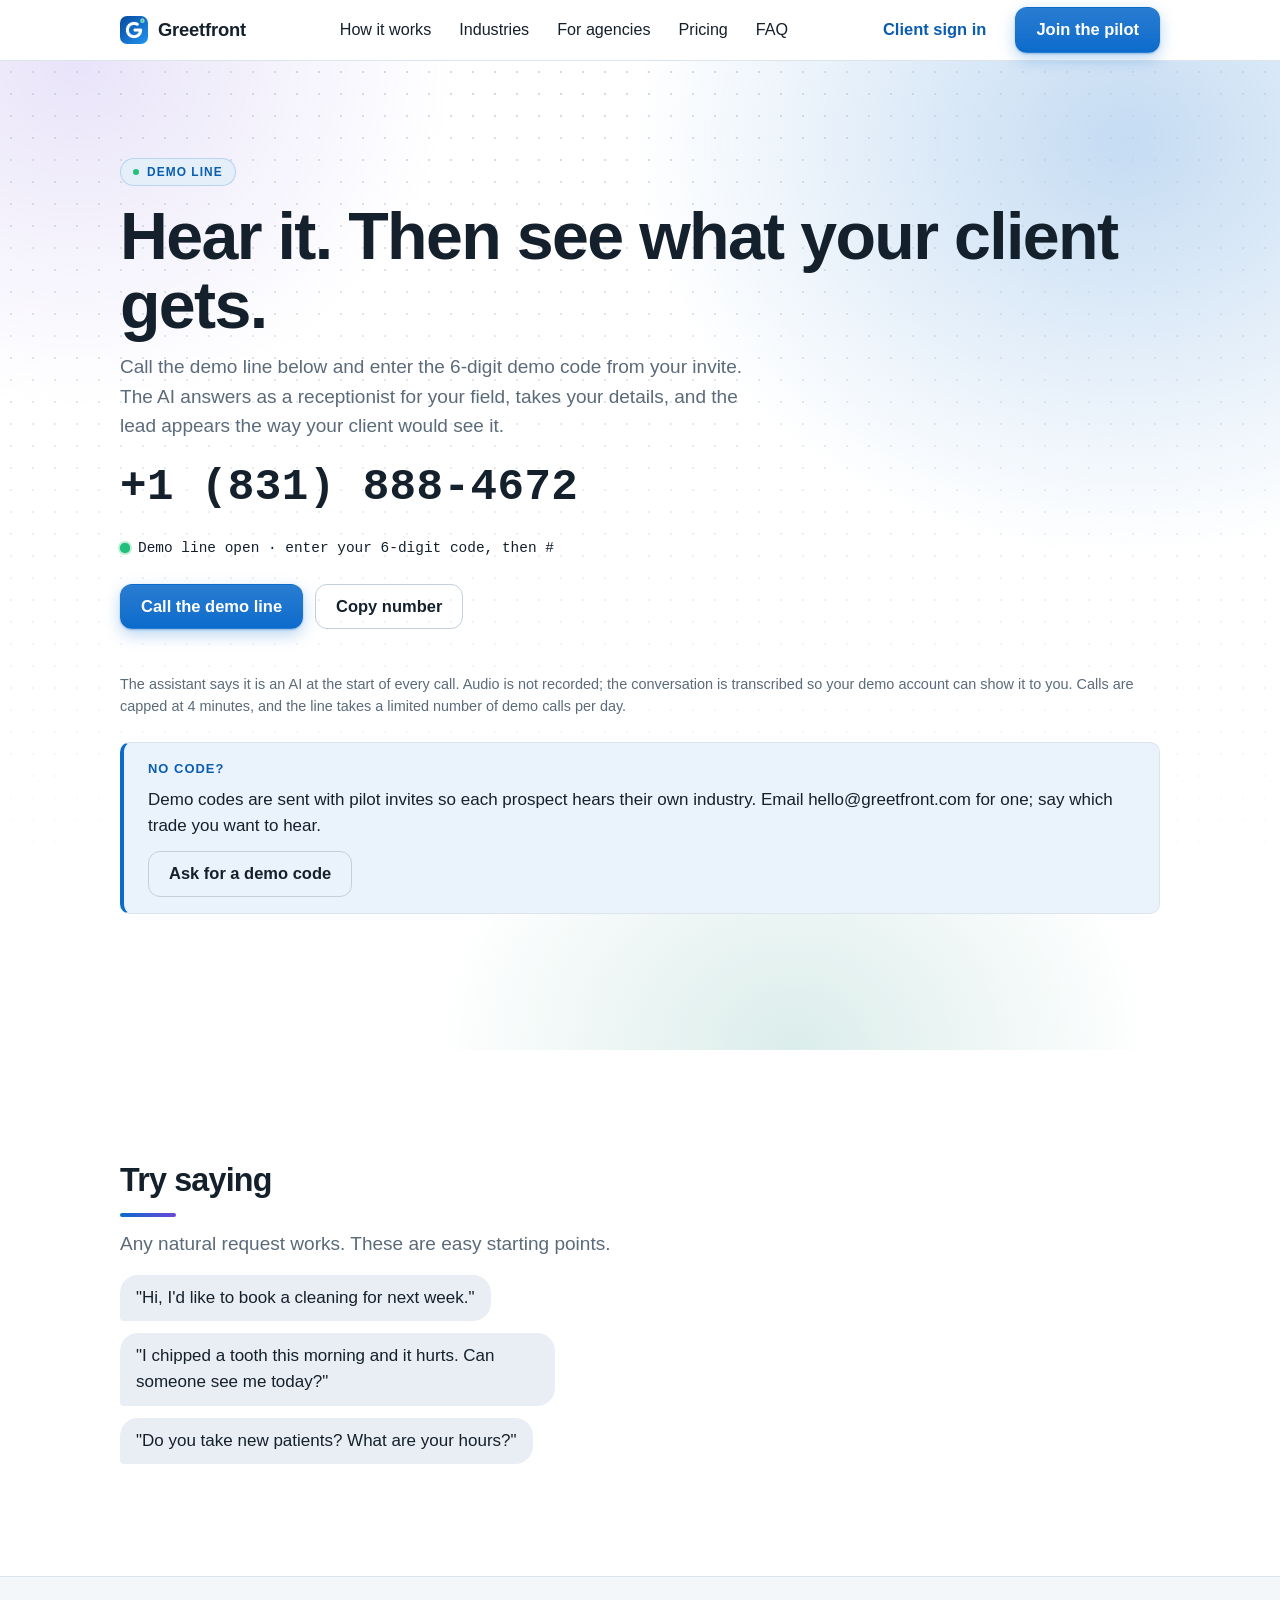
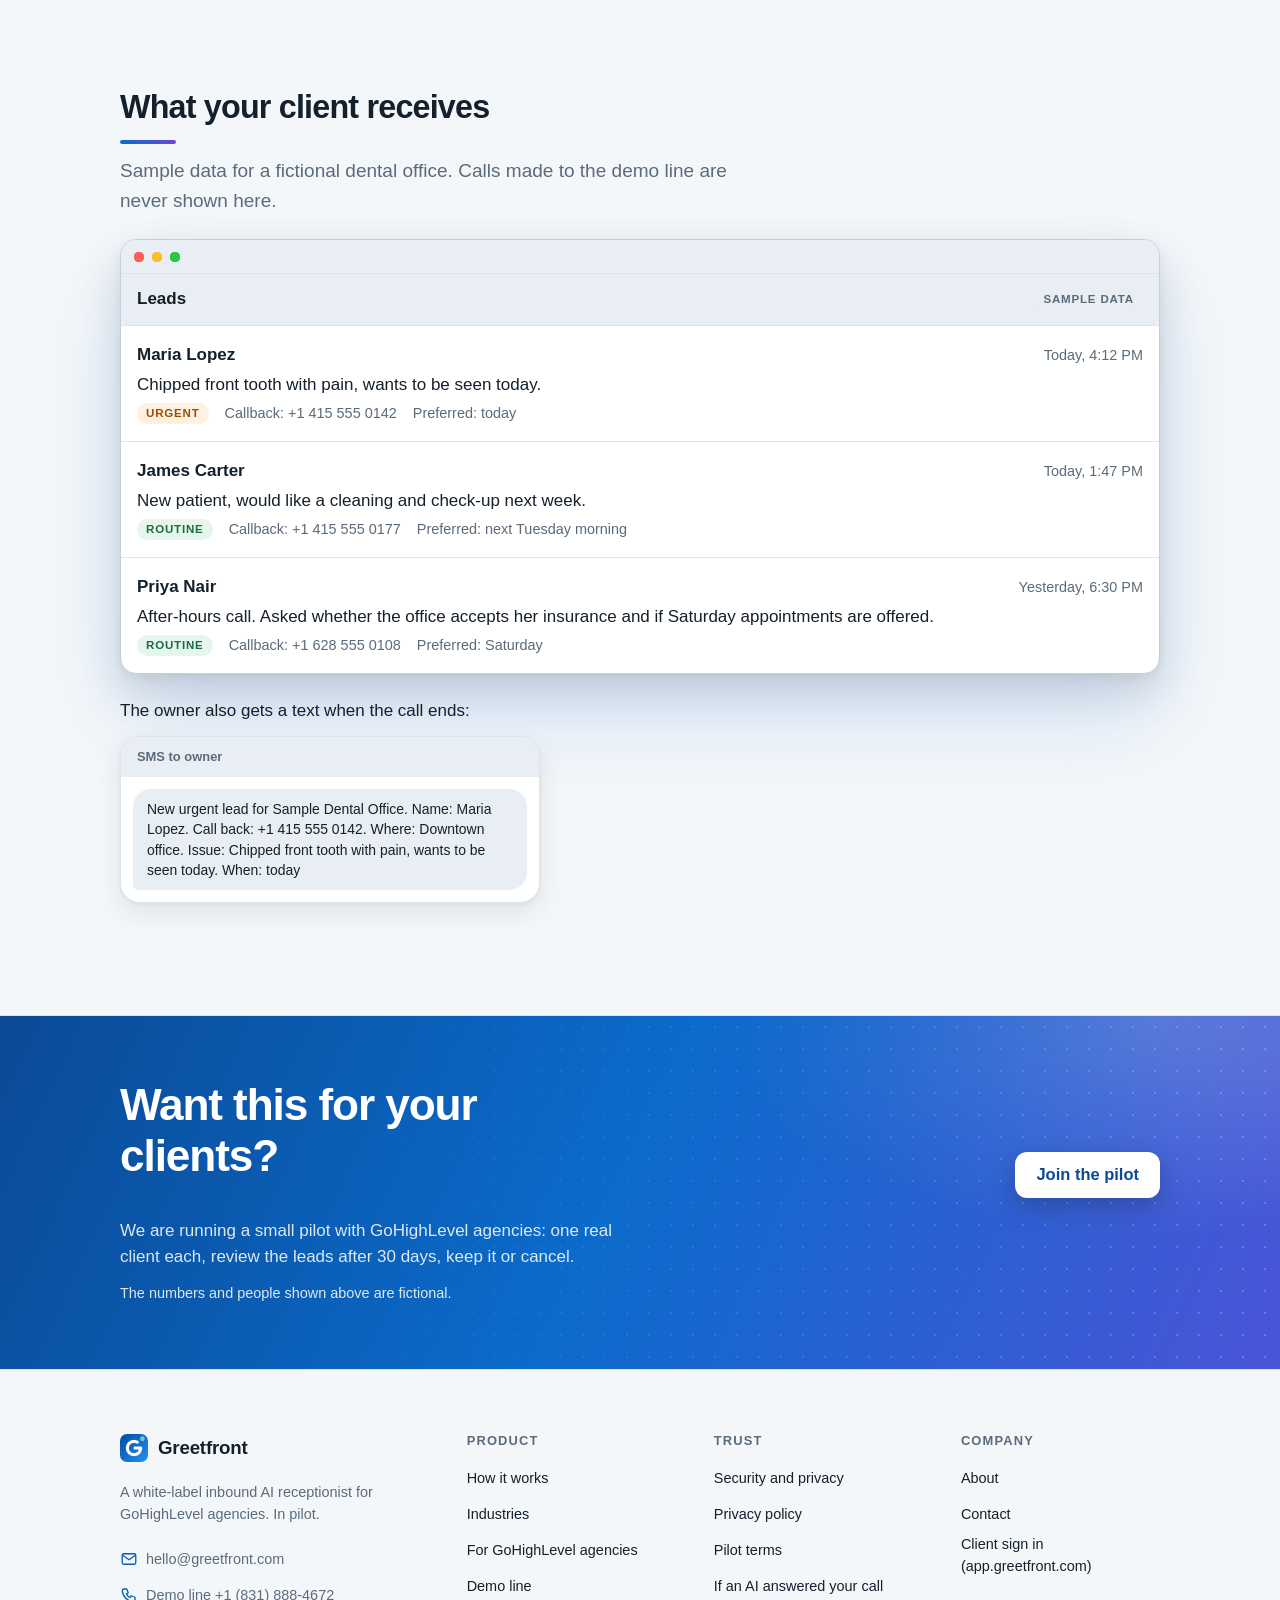
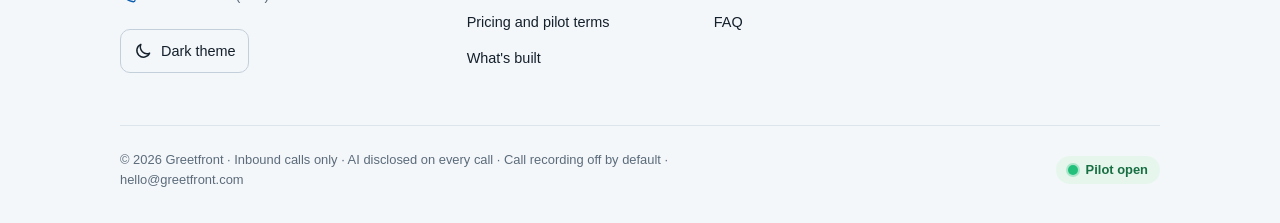
<file: demo.html>
<!doctype html>
<html lang="en">
<head>
<meta charset="utf-8">
<meta name="viewport" content="width=device-width,initial-scale=1">
<meta http-equiv="Content-Security-Policy" content="default-src 'self'; img-src 'self' data:; style-src 'self'; script-src 'self'; base-uri 'self'; form-action 'none'">
<title>Demo line · Greetfront</title>
<meta name="description" content="Call the Greetfront demo line, hear the AI receptionist take a dental office call, and see the lead your client would receive.">
<meta name="robots" content="noindex">
<link rel="canonical" href="https://greetfront.com/demo">
<meta name="theme-color" media="(prefers-color-scheme: light)" content="#ffffff">
<meta name="theme-color" media="(prefers-color-scheme: dark)" content="#0e141a">
<link rel="icon" href="/favicon.svg" type="image/svg+xml"><link rel="icon" href="/logo.png" type="image/png" sizes="600x600"><link rel="apple-touch-icon" href="/logo.png">
<meta property="og:type" content="website"><meta property="og:site_name" content="Greetfront">
<meta property="og:title" content="Demo line"><meta property="og:description" content="Call the Greetfront demo line, hear the AI receptionist take a dental office call, and see the lead your client would receive.">
<meta property="og:url" content="https://greetfront.com/demo"><meta property="og:image" content="https://greetfront.com/og.png"><meta property="og:image:width" content="1200"><meta property="og:image:height" content="630"><meta property="og:image:alt" content="Greetfront: your clients' missed calls, answered. Inbound AI receptionist, AI disclosed on every call.">
<meta name="twitter:card" content="summary_large_image"><meta name="twitter:image" content="https://greetfront.com/og.png">
<script src="/theme.js"></script>
<link rel="stylesheet" href="/styles.css">
<script type="application/ld+json">{"@context":"https://schema.org","@graph":[{"@type":"WebPage","name":"Demo line","url":"https://greetfront.com/demo","isPartOf":{"@id":"https://greetfront.com/#site"}}]}</script>
</head>
<body>
<a class="skip-link" href="#main">Skip to content</a>
<header class="nav"><div class="wrap"><div class="nav__bar"><a class="brand" href="/"><img src="/logo.png" width="28" height="28" alt="">Greetfront</a><nav class="nav__links" aria-label="Main"><a href="/how-it-works">How it works</a><a href="/industries">Industries</a><a href="/agencies">For agencies</a><a href="/pricing">Pricing</a><a href="/faq">FAQ</a></nav><div class="nav__cta"><a class="btn btn--ghost" href="https://app.greetfront.com/" rel="noopener">Client sign in</a><a class="btn btn--primary" href="mailto:hello@greetfront.com?subject=Greetfront%20pilot%20(demo)&amp;body=Agency%20name%3A%0AClients%20who%20miss%20calls%3A%0ATrades%3A%0A">Join the pilot</a></div><button type="button" class="nav__toggle" aria-controls="nav-panel" aria-expanded="false" aria-label="Open menu"><svg class="i i-menu" viewBox="0 0 24 24" width="20" height="20" fill="none" stroke="currentColor" stroke-width="1.75" stroke-linecap="round" stroke-linejoin="round" aria-hidden="true"><path d="M4 7h16M4 12h16M4 17h16"/></svg><svg class="i i-x" viewBox="0 0 24 24" width="20" height="20" fill="none" stroke="currentColor" stroke-width="1.75" stroke-linecap="round" stroke-linejoin="round" aria-hidden="true"><path d="M6 6l12 12M18 6L6 18"/></svg></button></div></div><div class="nav__panel" id="nav-panel"><div class="wrap"><ul><li><a class="nav__item" href="/how-it-works">How it works</a></li><li><a class="nav__item" href="/industries">Industries</a></li><li><a class="nav__item" href="/agencies">For agencies</a></li><li><a class="nav__item" href="/pricing">Pricing</a></li><li><a class="nav__item" href="/faq">FAQ</a></li><li><a class="nav__item" href="/demo" aria-current="page">Demo line</a></li><li><a class="nav__item" href="/security">Security</a></li><li><a class="nav__item" href="/about">About</a></li><li><a class="nav__item" href="/contact">Contact</a></li><li><a class="nav__item" href="https://app.greetfront.com/" rel="noopener">Client sign in</a></li></ul><div class="row-actions"><a class="btn btn--primary" href="mailto:hello@greetfront.com?subject=Greetfront%20pilot%20(demo)&amp;body=Agency%20name%3A%0AClients%20who%20miss%20calls%3A%0ATrades%3A%0A">Join the pilot</a></div><button type="button" class="theme-toggle" aria-label="Switch to dark theme"><svg class="i i-moon" viewBox="0 0 24 24" width="20" height="20" fill="none" stroke="currentColor" stroke-width="1.75" stroke-linecap="round" stroke-linejoin="round" aria-hidden="true"><path d="M20 14.5A8 8 0 0 1 9.5 4 8 8 0 1 0 20 14.5z"/></svg><svg class="i i-sun" viewBox="0 0 24 24" width="20" height="20" fill="none" stroke="currentColor" stroke-width="1.75" stroke-linecap="round" stroke-linejoin="round" aria-hidden="true"><circle cx="12" cy="12" r="4"/><path d="M12 2v2M12 20v2M4.9 4.9l1.4 1.4M17.7 17.7l1.4 1.4M2 12h2M20 12h2M4.9 19.1l1.4-1.4M17.7 6.3l1.4-1.4"/></svg><span class="theme-toggle__text">Dark theme</span></button></div></div></header>
<main id="main">
<section class="hero"><div class="wrap"><p class="eyebrow">Demo line</p><h1>Hear it. Then see what your client gets.</h1><p class="lead">Call the demo line below and enter the 6-digit demo code from your invite. The AI answers as a receptionist for your field, takes your details, and the lead appears the way your client would see it.</p><p class="num"><a id="demo-tel" href="tel:+18318884672">+1 (831) 888-4672</a></p><p class="live-line"><span class="status-dot status-dot--pulse" aria-hidden="true"></span><span>Demo line open · enter your 6-digit code, then #</span></p><div class="row-actions"><a class="btn btn--primary" href="tel:+18318884672">Call the demo line</a><button type="button" class="btn btn--secondary copy-btn" data-copy="demo-tel">Copy number</button></div><p class="copy-status mt-3" id="copy-status" aria-live="polite"></p><p class="small muted mt-4">The assistant says it is an AI at the start of every call. Audio is not recorded; the conversation is transcribed so your demo account can show it to you. Calls are capped at 4 minutes, and the line takes a limited number of demo calls per day.</p><div class="notice"><span class="notice__label">No code?</span><p>Demo codes are sent with pilot invites so each prospect hears their own industry. Email hello@greetfront.com for one; say which trade you want to hear.</p><div class="row-actions"><a class="btn btn--secondary" href="mailto:hello@greetfront.com?subject=Greetfront%20demo%20code%20(demo)&amp;body=Trade%20I%20want%20to%20hear%3A%0A">Ask for a demo code</a></div></div></div></section><section class="section"><div class="wrap"><h2>Try saying</h2><p class="section__lead">Any natural request works. These are easy starting points.</p><ul class="say mt-4"><li>"Hi, I'd like to book a cleaning for next week."</li><li>"I chipped a tooth this morning and it hurts. Can someone see me today?"</li><li>"Do you take new patients? What are your hours?"</li></ul></div></section><section class="section section--alt" id="portal"><div class="wrap"><h2>What your client receives</h2><p class="section__lead">Sample data for a fictional dental office. Calls made to the demo line are never shown here.</p><div class="mt-5"><div class="portal" aria-label="Sample leads" role="group"><div class="portal__bar"><span>Leads</span><span class="pill pill--neutral">Sample data</span></div><div class="portal__row"><div class="portal__top"><span class="portal__who">Maria Lopez</span><span class="portal__when">Today, 4:12 PM</span></div><div>Chipped front tooth with pain, wants to be seen today.</div><div class="portal__meta"><span class="pill pill--urgent">Urgent</span><span>Callback: +1 415 555 0142</span><span>Preferred: today</span></div></div><div class="portal__row"><div class="portal__top"><span class="portal__who">James Carter</span><span class="portal__when">Today, 1:47 PM</span></div><div>New patient, would like a cleaning and check-up next week.</div><div class="portal__meta"><span class="pill pill--routine">Routine</span><span>Callback: +1 415 555 0177</span><span>Preferred: next Tuesday morning</span></div></div><div class="portal__row"><div class="portal__top"><span class="portal__who">Priya Nair</span><span class="portal__when">Yesterday, 6:30 PM</span></div><div>After-hours call. Asked whether the office accepts her insurance and if Saturday appointments are offered.</div><div class="portal__meta"><span class="pill pill--routine">Routine</span><span>Callback: +1 628 555 0108</span><span>Preferred: Saturday</span></div></div></div></div><p class="mt-5">The owner also gets a text when the call ends:</p><div class="mt-3"><div class="sms"><div class="sms__head">SMS to owner</div><div class="sms__body">New urgent lead for Sample Dental Office. Name: Maria Lopez. Call back: +1 415 555 0142. Where: Downtown office. Issue: Chipped front tooth with pain, wants to be seen today. When: today</div></div></div></div></section><section class="cta-band"><div class="wrap"><div class="cta"><h2>Want this for your clients?</h2><p>We are running a small pilot with GoHighLevel agencies: one real client each, review the leads after 30 days, keep it or cancel.</p><div class="row-actions"><a class="btn btn--primary" href="mailto:hello@greetfront.com?subject=Greetfront%20pilot%20(demo)&amp;body=Agency%20name%3A%0AClients%20who%20miss%20calls%3A%0ATrades%3A%0A">Join the pilot</a></div></div><p class="small mt-6 cta__fine">The numbers and people shown above are fictional.</p></div></section>
</main>
<footer class="footer"><div class="wrap"><div class="footer__grid"><div class="footer__brand"><a class="brand" href="/"><img src="/logo.png" width="28" height="28" alt="">Greetfront</a><p class="footer__tag">A white-label inbound AI receptionist for GoHighLevel agencies. In pilot.</p><ul class="footer__contact"><li><a href="mailto:hello@greetfront.com?subject=Greetfront%20(footer)"><svg class="i" aria-hidden="true"><use href="/icons.svg#mail"/></svg>hello@greetfront.com</a></li><li><a href="tel:+18318884672"><svg class="i" aria-hidden="true"><use href="/icons.svg#phone"/></svg>Demo line +1 (831) 888-4672</a></li></ul><button type="button" class="theme-toggle" aria-label="Switch to dark theme"><svg class="i i-moon" viewBox="0 0 24 24" width="20" height="20" fill="none" stroke="currentColor" stroke-width="1.75" stroke-linecap="round" stroke-linejoin="round" aria-hidden="true"><path d="M20 14.5A8 8 0 0 1 9.5 4 8 8 0 1 0 20 14.5z"/></svg><svg class="i i-sun" viewBox="0 0 24 24" width="20" height="20" fill="none" stroke="currentColor" stroke-width="1.75" stroke-linecap="round" stroke-linejoin="round" aria-hidden="true"><circle cx="12" cy="12" r="4"/><path d="M12 2v2M12 20v2M4.9 4.9l1.4 1.4M17.7 17.7l1.4 1.4M2 12h2M20 12h2M4.9 19.1l1.4-1.4M17.7 6.3l1.4-1.4"/></svg><span class="theme-toggle__text">Dark theme</span></button></div><div><h2>Product</h2><ul><li><a href="/how-it-works">How it works</a></li><li><a href="/industries">Industries</a></li><li><a href="/agencies">For GoHighLevel agencies</a></li><li><a href="/demo">Demo line</a></li><li><a href="/pricing">Pricing and pilot terms</a></li><li><a href="/roadmap">What's built</a></li></ul></div><div><h2>Trust</h2><ul><li><a href="/security">Security and privacy</a></li><li><a href="/privacy">Privacy policy</a></li><li><a href="/terms">Pilot terms</a></li><li><a href="/ai-disclosure">If an AI answered your call</a></li><li><a href="/faq">FAQ</a></li></ul></div><div><h2>Company</h2><ul><li><a href="/about">About</a></li><li><a href="/contact">Contact</a></li><li><a href="https://app.greetfront.com/">Client sign in (app.greetfront.com)</a></li></ul></div></div><div class="footer__bar"><p class="footer__legal">© 2026 Greetfront · Inbound calls only · AI disclosed on every call · Call recording off by default · hello@greetfront.com</p><span class="footer__status"><span class="status-dot" aria-hidden="true"></span>Pilot open</span></div></div></footer>
<script src="/site.js" defer></script>
</body>
</html>
</file>
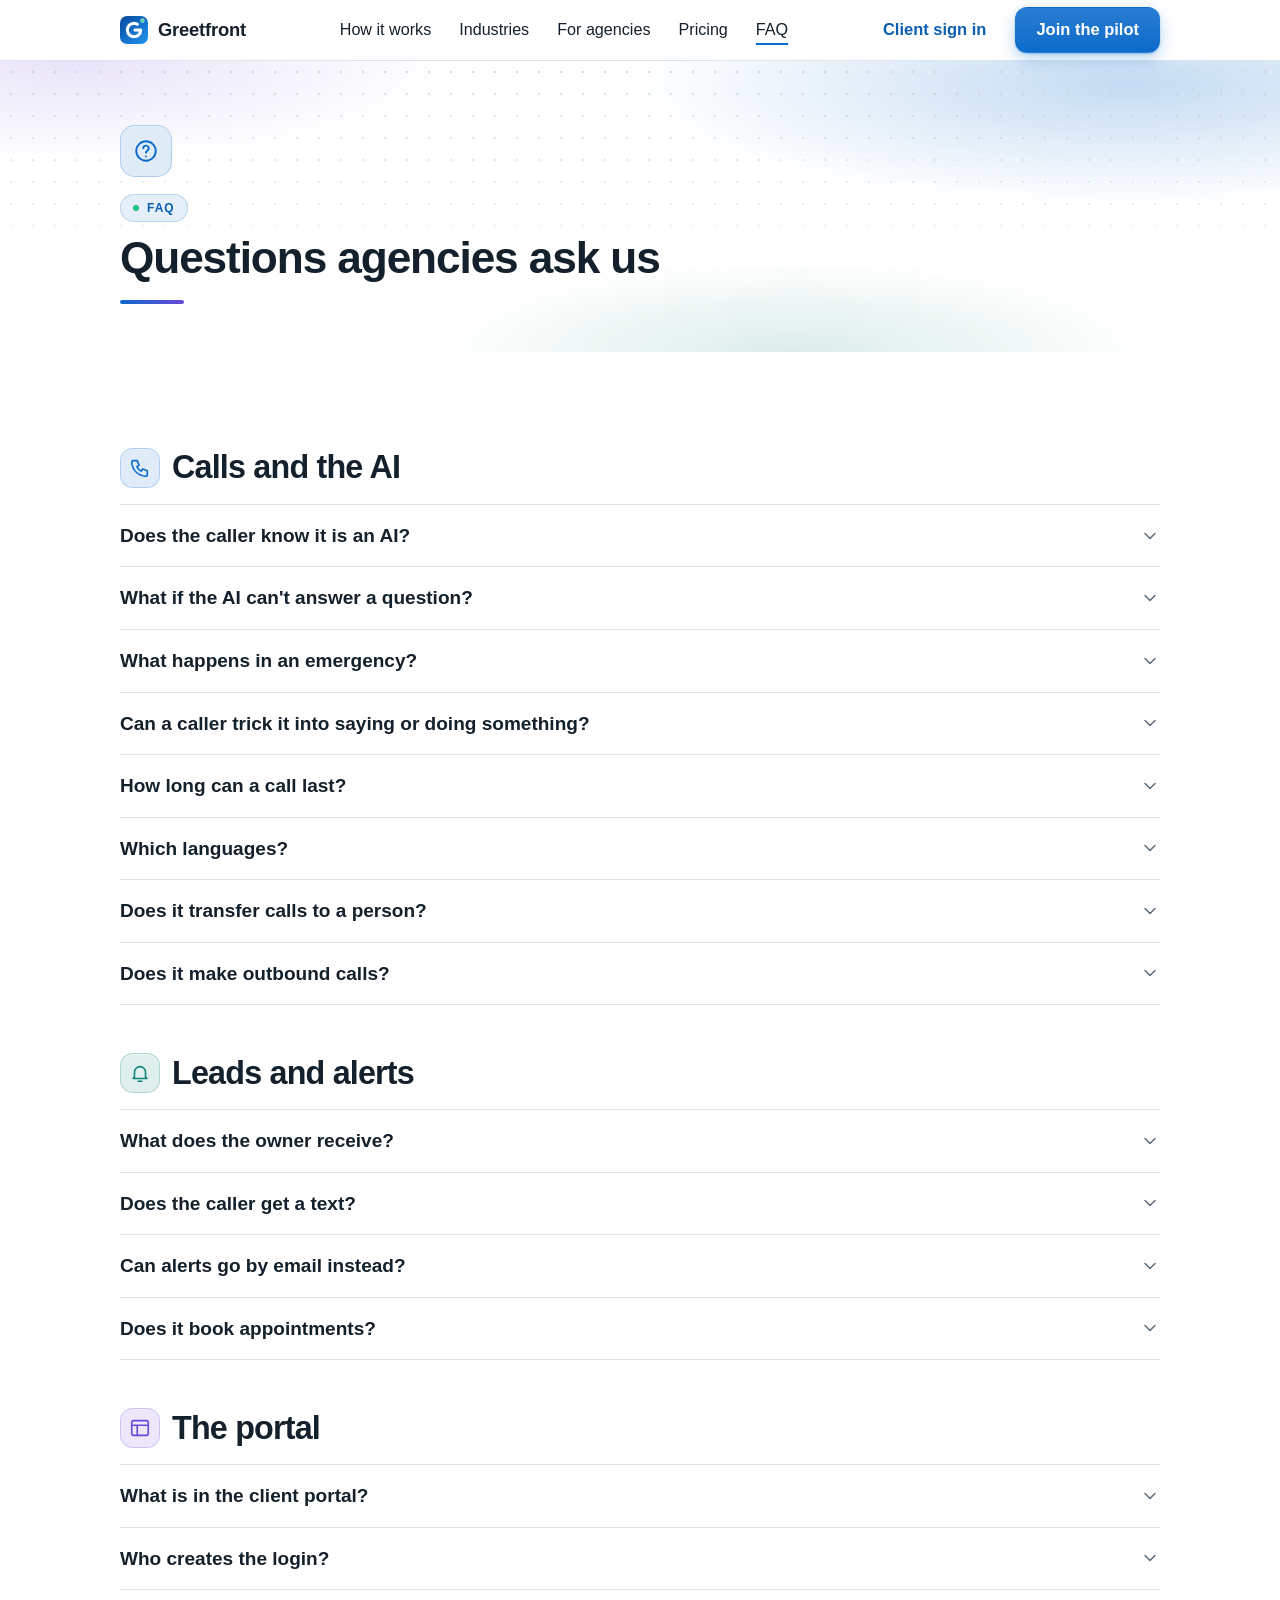
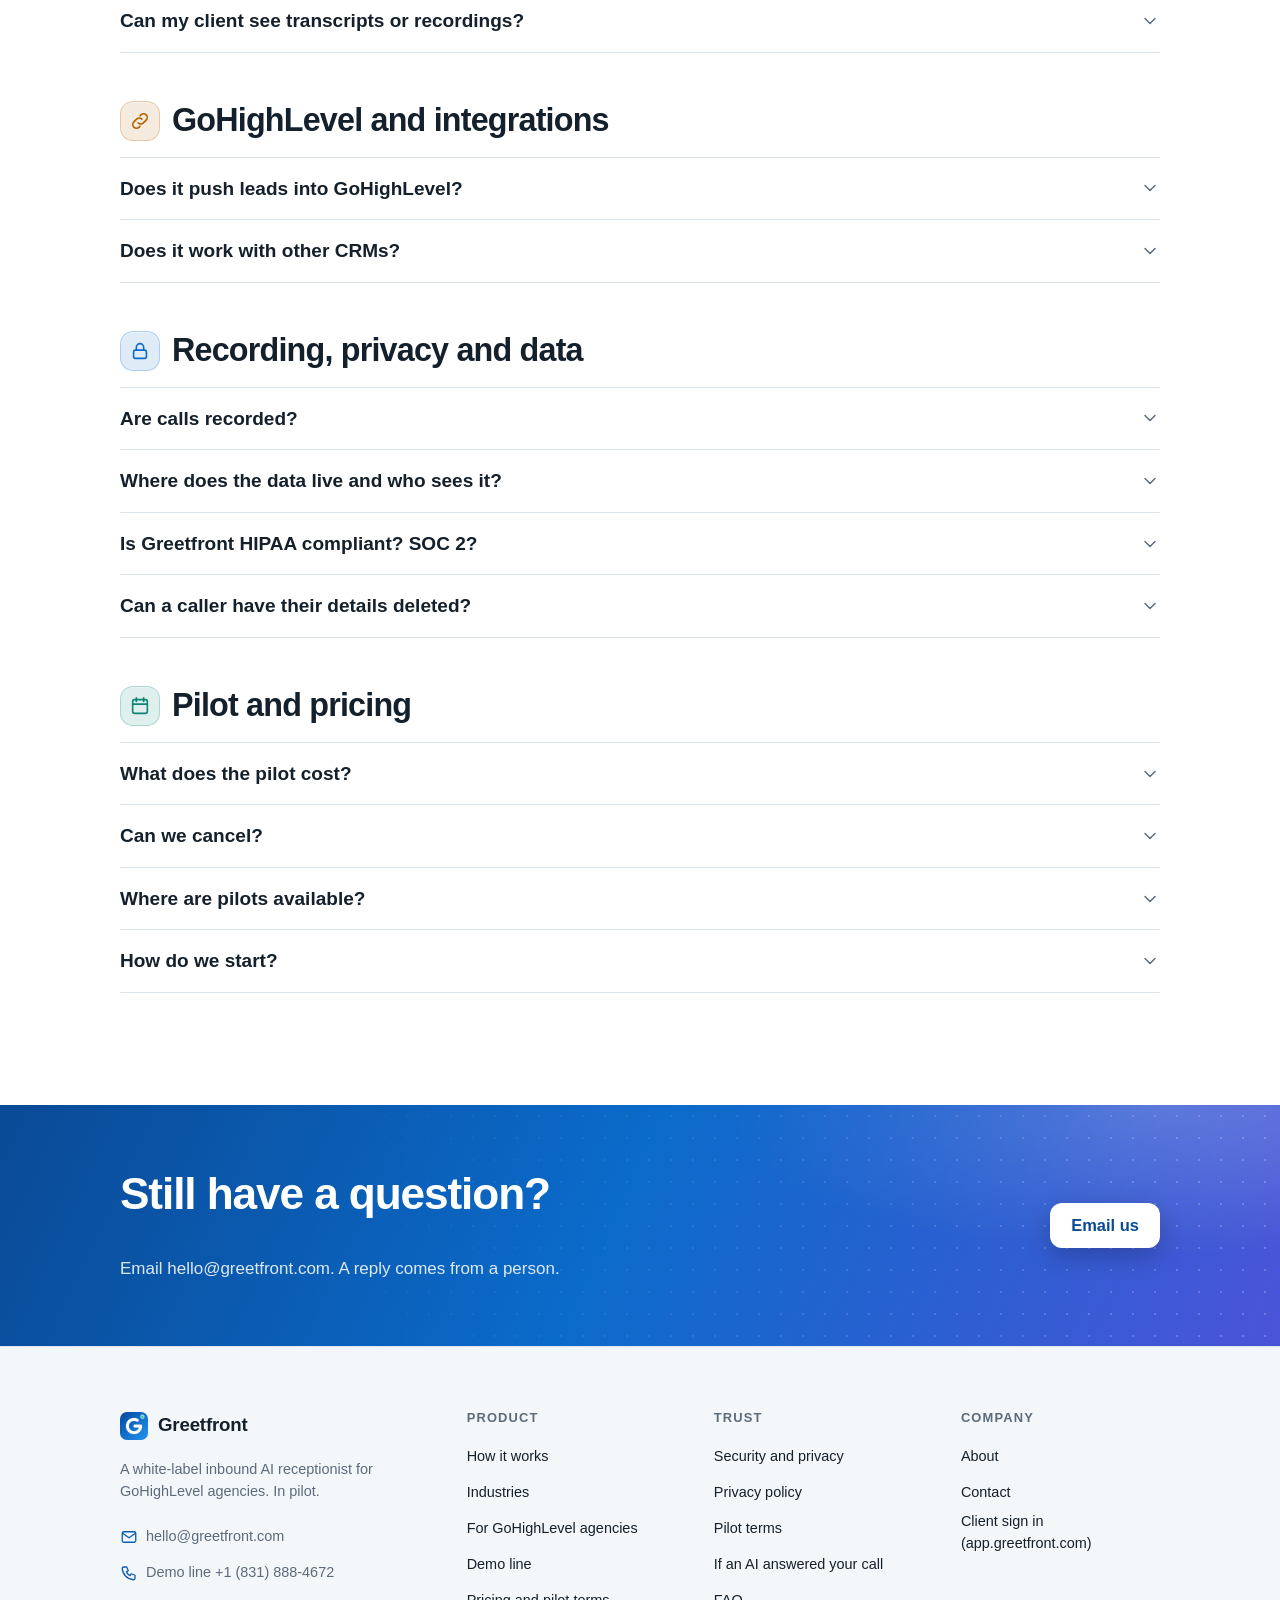
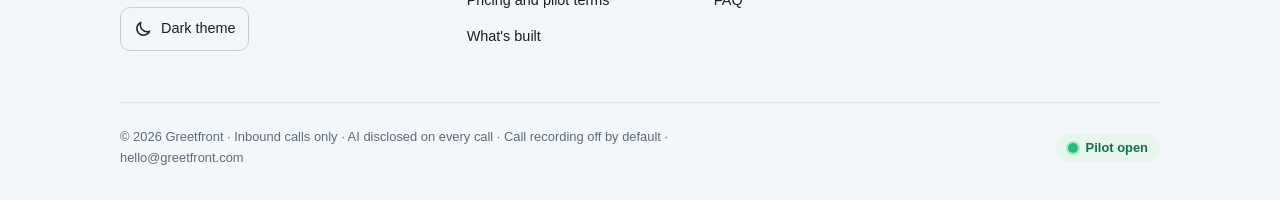
<file: faq.html>
<!doctype html>
<html lang="en">
<head>
<meta charset="utf-8">
<meta name="viewport" content="width=device-width,initial-scale=1">
<meta http-equiv="Content-Security-Policy" content="default-src 'self'; img-src 'self' data:; style-src 'self'; script-src 'self'; base-uri 'self'; form-action 'none'">
<title>FAQ · Greetfront</title>
<meta name="description" content="Answers on AI disclosure, call recording, emergencies, what the AI won&#x27;t do, the GoHighLevel hand-off, the portal, data handling and pilot terms.">
<link rel="canonical" href="https://greetfront.com/faq">
<meta name="theme-color" media="(prefers-color-scheme: light)" content="#ffffff">
<meta name="theme-color" media="(prefers-color-scheme: dark)" content="#0e141a">
<link rel="icon" href="/favicon.svg" type="image/svg+xml"><link rel="icon" href="/logo.png" type="image/png" sizes="600x600"><link rel="apple-touch-icon" href="/logo.png">
<meta property="og:type" content="website"><meta property="og:site_name" content="Greetfront">
<meta property="og:title" content="FAQ"><meta property="og:description" content="Answers on AI disclosure, call recording, emergencies, what the AI won&#x27;t do, the GoHighLevel hand-off, the portal, data handling and pilot terms.">
<meta property="og:url" content="https://greetfront.com/faq"><meta property="og:image" content="https://greetfront.com/og.png"><meta property="og:image:width" content="1200"><meta property="og:image:height" content="630"><meta property="og:image:alt" content="Greetfront: your clients' missed calls, answered. Inbound AI receptionist, AI disclosed on every call.">
<meta name="twitter:card" content="summary_large_image"><meta name="twitter:image" content="https://greetfront.com/og.png">
<script src="/theme.js"></script>
<link rel="stylesheet" href="/styles.css">
<script type="application/ld+json">{"@context":"https://schema.org","@graph":[{"@id":"https://greetfront.com/#org"},{"@type":"WebPage","name":"FAQ","url":"https://greetfront.com/faq","isPartOf":{"@id":"https://greetfront.com/#site"}},{"@type":"BreadcrumbList","itemListElement":[{"@type":"ListItem","position":1,"name":"Home","item":"https://greetfront.com/"},{"@type":"ListItem","position":2,"name":"FAQ","item":"https://greetfront.com/faq"}]},{"@type":"FAQPage","mainEntity":[{"@type":"Question","name":"Does the caller know it is an AI?","acceptedAnswer":{"@type":"Answer","text":"Yes, before anything else. The first sentence is \"Hi, you've reached {business}. I'm an AI assistant, not a person.\" It is spoken in full before the caller can interrupt, and if asked later it says so again. It never claims to be human."}},{"@type":"Question","name":"What if the AI can't answer a question?","acceptedAnswer":{"@type":"Answer","text":"It says the team will follow up on the callback. It only uses the facts the owner provided: services, hours and FAQs. It never guesses prices, arrival times or availability."}},{"@type":"Question","name":"What happens in an emergency?","acceptedAnswer":{"@type":"Answer","text":"The opening line tells callers in danger to hang up and call their local emergency number, and the AI repeats that if danger signs come up mid-call. Greetfront is a receptionist, not an emergency service, and the site, the terms and the call all say so."}},{"@type":"Question","name":"Can a caller trick it into saying or doing something?","acceptedAnswer":{"@type":"Answer","text":"Callers can make any language model say odd things. What they cannot do is forge a lead, end the call with a hidden phrase or change the rules: caller speech is treated as data and every lead field is validated on our server before anything is stored or sent."}},{"@type":"Question","name":"How long can a call last?","acceptedAnswer":{"@type":"Answer","text":"Four minutes and up to sixteen exchanges. That is enough to take a complete lead; anything longer belongs to a person."}},{"@type":"Question","name":"Which languages?","acceptedAnswer":{"@type":"Answer","text":"English only today."}},{"@type":"Question","name":"Does it transfer calls to a person?","acceptedAnswer":{"@type":"Answer","text":"No. It takes the lead, tells the caller the team will call back, and ends the call."}},{"@type":"Question","name":"Does it make outbound calls?","acceptedAnswer":{"@type":"Answer","text":"No. Inbound only, by design. There is no outbound module and we do not plan one for this product."}},{"@type":"Question","name":"What does the owner receive?","acceptedAnswer":{"@type":"Answer","text":"A text to their mobile when the call ends, in this exact shape: \"New urgent lead for {business}. Name: … Call back: … Where: … Issue: … When: …\". The same lead appears in the portal."}},{"@type":"Question","name":"Does the caller get a text?","acceptedAnswer":{"@type":"Answer","text":"Not during the pilot. Caller-facing texts stay off until consent handling is in place."}},{"@type":"Question","name":"Can alerts go by email instead?","acceptedAnswer":{"@type":"Answer","text":"Not yet. Text to one mobile number per business is what exists today."}},{"@type":"Question","name":"Does it book appointments?","acceptedAnswer":{"@type":"Answer","text":"It records a preferred time as a request. There is no calendar integration; the team confirms the slot on the callback."}},{"@type":"Question","name":"What is in the client portal?","acceptedAnswer":{"@type":"Answer","text":"A lead list at app.greetfront.com for that business only: today's and this week's leads, urgency filters, search, CSV export, call-back and copy-number buttons, refreshed every 30 seconds. It works on a phone. It is read-only."}},{"@type":"Question","name":"Who creates the login?","acceptedAnswer":{"@type":"Answer","text":"We do, one per business, during pilot setup. There is no self-serve signup and no password reset yet; email us and we rotate it."}},{"@type":"Question","name":"Can my client see transcripts or recordings?","acceptedAnswer":{"@type":"Answer","text":"No. There are no recordings, and on client lines no transcript is kept. The portal shows the lead and the call's time and outcome."}},{"@type":"Question","name":"Does it push leads into GoHighLevel?","acceptedAnswer":{"@type":"Answer","text":"Not yet. A signed webhook that posts each lead to a per-client GoHighLevel inbound-webhook workflow is designed and not built. Pilot agencies help shape it. We will not promise a date."}},{"@type":"Question","name":"Does it work with other CRMs?","acceptedAnswer":{"@type":"Answer","text":"No integrations exist today. Leads are delivered by text and portal, and exported as CSV."}},{"@type":"Question","name":"Are calls recorded?","acceptedAnswer":{"@type":"Answer","text":"No. No audio is ever recorded on any line. On the demo line conversations are transcribed so your demo account can show you the result; those transcripts are deleted after 30 days and are visible only to Greetfront staff. On client lines no transcript is kept."}},{"@type":"Question","name":"Where does the data live and who sees it?","acceptedAnswer":{"@type":"Answer","text":"On our own server and database. The telephony provider (Twilio) carries the call and the text; the language-model provider (Groq) sees the conversation while the call is live to decide what to say next. Nobody sees your client's leads except that business, you, and Greetfront staff for support. Phone numbers are masked in our logs. Details are on the security page and in the privacy policy."}},{"@type":"Question","name":"Is Greetfront HIPAA compliant? SOC 2?","acceptedAnswer":{"@type":"Answer","text":"No. We hold no certifications and do not sign business associate agreements today. We say this plainly so you can decide which clients fit."}},{"@type":"Question","name":"Can a caller have their details deleted?","acceptedAnswer":{"@type":"Answer","text":"Yes. They can ask the business, or email hello@greetfront.com and we will coordinate with the business."}},{"@type":"Question","name":"What does the pilot cost?","acceptedAnswer":{"@type":"Answer","text":"One flat monthly fee per client line, quoted in writing before you start. No per-minute billing. The pricing page explains why there is no public price yet."}},{"@type":"Question","name":"Can we cancel?","acceptedAnswer":{"@type":"Answer","text":"At the 30-day review, yes, with no notice period during the pilot. We export the leads for you."}},{"@type":"Question","name":"Where are pilots available?","acceptedAnswer":{"@type":"Answer","text":"On US phone numbers during the pilot."}},{"@type":"Question","name":"How do we start?","acceptedAnswer":{"@type":"Answer","text":"Email hello@greetfront.com with your agency name, the client's trade and roughly how many calls they miss. A reply comes from a person."}}]}]}</script>
</head>
<body>
<a class="skip-link" href="#main">Skip to content</a>
<header class="nav"><div class="wrap"><div class="nav__bar"><a class="brand" href="/"><img src="/logo.png" width="28" height="28" alt="">Greetfront</a><nav class="nav__links" aria-label="Main"><a href="/how-it-works">How it works</a><a href="/industries">Industries</a><a href="/agencies">For agencies</a><a href="/pricing">Pricing</a><a href="/faq" aria-current="page">FAQ</a></nav><div class="nav__cta"><a class="btn btn--ghost" href="https://app.greetfront.com/" rel="noopener">Client sign in</a><a class="btn btn--primary" href="mailto:hello@greetfront.com?subject=Greetfront%20pilot%20(faq)&amp;body=Agency%20name%3A%0AClients%20who%20miss%20calls%3A%0ATrades%3A%0A">Join the pilot</a></div><button type="button" class="nav__toggle" aria-controls="nav-panel" aria-expanded="false" aria-label="Open menu"><svg class="i i-menu" viewBox="0 0 24 24" width="20" height="20" fill="none" stroke="currentColor" stroke-width="1.75" stroke-linecap="round" stroke-linejoin="round" aria-hidden="true"><path d="M4 7h16M4 12h16M4 17h16"/></svg><svg class="i i-x" viewBox="0 0 24 24" width="20" height="20" fill="none" stroke="currentColor" stroke-width="1.75" stroke-linecap="round" stroke-linejoin="round" aria-hidden="true"><path d="M6 6l12 12M18 6L6 18"/></svg></button></div></div><div class="nav__panel" id="nav-panel"><div class="wrap"><ul><li><a class="nav__item" href="/how-it-works">How it works</a></li><li><a class="nav__item" href="/industries">Industries</a></li><li><a class="nav__item" href="/agencies">For agencies</a></li><li><a class="nav__item" href="/pricing">Pricing</a></li><li><a class="nav__item" href="/faq" aria-current="page">FAQ</a></li><li><a class="nav__item" href="/demo">Demo line</a></li><li><a class="nav__item" href="/security">Security</a></li><li><a class="nav__item" href="/about">About</a></li><li><a class="nav__item" href="/contact">Contact</a></li><li><a class="nav__item" href="https://app.greetfront.com/" rel="noopener">Client sign in</a></li></ul><div class="row-actions"><a class="btn btn--primary" href="mailto:hello@greetfront.com?subject=Greetfront%20pilot%20(faq)&amp;body=Agency%20name%3A%0AClients%20who%20miss%20calls%3A%0ATrades%3A%0A">Join the pilot</a></div><button type="button" class="theme-toggle" aria-label="Switch to dark theme"><svg class="i i-moon" viewBox="0 0 24 24" width="20" height="20" fill="none" stroke="currentColor" stroke-width="1.75" stroke-linecap="round" stroke-linejoin="round" aria-hidden="true"><path d="M20 14.5A8 8 0 0 1 9.5 4 8 8 0 1 0 20 14.5z"/></svg><svg class="i i-sun" viewBox="0 0 24 24" width="20" height="20" fill="none" stroke="currentColor" stroke-width="1.75" stroke-linecap="round" stroke-linejoin="round" aria-hidden="true"><circle cx="12" cy="12" r="4"/><path d="M12 2v2M12 20v2M4.9 4.9l1.4 1.4M17.7 17.7l1.4 1.4M2 12h2M20 12h2M4.9 19.1l1.4-1.4M17.7 6.3l1.4-1.4"/></svg><span class="theme-toggle__text">Dark theme</span></button></div></div></header>
<main id="main">
<svg class="sprite" width="0" height="0" aria-hidden="true" focusable="false"><symbol id="i-chev" viewBox="0 0 24 24" fill="none" stroke="currentColor" stroke-width="1.75" stroke-linecap="round" stroke-linejoin="round"><path d="M6 9l6 6 6-6"/></symbol></svg><section class="page-head page-head--long"><div class="wrap"><span class="badge badge--lg"><svg class="i" aria-hidden="true"><use href="/icons.svg#help"/></svg></span><p class="eyebrow">FAQ</p><h1>Questions agencies ask us</h1></div></section><section class="section section--first"><div class="wrap"><div class="faq-group"><h2><span class="badge"><svg class="i" aria-hidden="true"><use href="/icons.svg#phone"/></svg></span>Calls and the AI</h2><div class="faq"><details class="faq__item"><summary><span>Does the caller know it is an AI?</span><svg class="i" width="20" height="20" aria-hidden="true"><use href="#i-chev"/></svg></summary><div class="faq__body"><p>Yes, before anything else. The first sentence is "Hi, you've reached {business}. I'm an AI assistant, not a person." It is spoken in full before the caller can interrupt, and if asked later it says so again. It never claims to be human.</p></div></details><details class="faq__item"><summary><span>What if the AI can't answer a question?</span><svg class="i" width="20" height="20" aria-hidden="true"><use href="#i-chev"/></svg></summary><div class="faq__body"><p>It says the team will follow up on the callback. It only uses the facts the owner provided: services, hours and FAQs. It never guesses prices, arrival times or availability.</p></div></details><details class="faq__item"><summary><span>What happens in an emergency?</span><svg class="i" width="20" height="20" aria-hidden="true"><use href="#i-chev"/></svg></summary><div class="faq__body"><p>The opening line tells callers in danger to hang up and call their local emergency number, and the AI repeats that if danger signs come up mid-call. Greetfront is a receptionist, not an emergency service, and the site, the terms and the call all say so.</p></div></details><details class="faq__item"><summary><span>Can a caller trick it into saying or doing something?</span><svg class="i" width="20" height="20" aria-hidden="true"><use href="#i-chev"/></svg></summary><div class="faq__body"><p>Callers can make any language model say odd things. What they cannot do is forge a lead, end the call with a hidden phrase or change the rules: caller speech is treated as data and every lead field is validated on our server before anything is stored or sent.</p></div></details><details class="faq__item"><summary><span>How long can a call last?</span><svg class="i" width="20" height="20" aria-hidden="true"><use href="#i-chev"/></svg></summary><div class="faq__body"><p>Four minutes and up to sixteen exchanges. That is enough to take a complete lead; anything longer belongs to a person.</p></div></details><details class="faq__item"><summary><span>Which languages?</span><svg class="i" width="20" height="20" aria-hidden="true"><use href="#i-chev"/></svg></summary><div class="faq__body"><p>English only today.</p></div></details><details class="faq__item"><summary><span>Does it transfer calls to a person?</span><svg class="i" width="20" height="20" aria-hidden="true"><use href="#i-chev"/></svg></summary><div class="faq__body"><p>No. It takes the lead, tells the caller the team will call back, and ends the call.</p></div></details><details class="faq__item"><summary><span>Does it make outbound calls?</span><svg class="i" width="20" height="20" aria-hidden="true"><use href="#i-chev"/></svg></summary><div class="faq__body"><p>No. Inbound only, by design. There is no outbound module and we do not plan one for this product.</p></div></details></div></div><div class="faq-group"><h2><span class="badge badge--2"><svg class="i" aria-hidden="true"><use href="/icons.svg#bell"/></svg></span>Leads and alerts</h2><div class="faq"><details class="faq__item"><summary><span>What does the owner receive?</span><svg class="i" width="20" height="20" aria-hidden="true"><use href="#i-chev"/></svg></summary><div class="faq__body"><p>A text to their mobile when the call ends, in this exact shape: "New urgent lead for {business}. Name: … Call back: … Where: … Issue: … When: …". The same lead appears in the portal.</p></div></details><details class="faq__item"><summary><span>Does the caller get a text?</span><svg class="i" width="20" height="20" aria-hidden="true"><use href="#i-chev"/></svg></summary><div class="faq__body"><p>Not during the pilot. Caller-facing texts stay off until consent handling is in place.</p></div></details><details class="faq__item"><summary><span>Can alerts go by email instead?</span><svg class="i" width="20" height="20" aria-hidden="true"><use href="#i-chev"/></svg></summary><div class="faq__body"><p>Not yet. Text to one mobile number per business is what exists today.</p></div></details><details class="faq__item"><summary><span>Does it book appointments?</span><svg class="i" width="20" height="20" aria-hidden="true"><use href="#i-chev"/></svg></summary><div class="faq__body"><p>It records a preferred time as a request. There is no calendar integration; the team confirms the slot on the callback.</p></div></details></div></div><div class="faq-group"><h2><span class="badge badge--3"><svg class="i" aria-hidden="true"><use href="/icons.svg#layout"/></svg></span>The portal</h2><div class="faq"><details class="faq__item"><summary><span>What is in the client portal?</span><svg class="i" width="20" height="20" aria-hidden="true"><use href="#i-chev"/></svg></summary><div class="faq__body"><p>A lead list at app.greetfront.com for that business only: today's and this week's leads, urgency filters, search, CSV export, call-back and copy-number buttons, refreshed every 30 seconds. It works on a phone. It is read-only.</p></div></details><details class="faq__item"><summary><span>Who creates the login?</span><svg class="i" width="20" height="20" aria-hidden="true"><use href="#i-chev"/></svg></summary><div class="faq__body"><p>We do, one per business, during pilot setup. There is no self-serve signup and no password reset yet; email us and we rotate it.</p></div></details><details class="faq__item"><summary><span>Can my client see transcripts or recordings?</span><svg class="i" width="20" height="20" aria-hidden="true"><use href="#i-chev"/></svg></summary><div class="faq__body"><p>No. There are no recordings, and on client lines no transcript is kept. The portal shows the lead and the call's time and outcome.</p></div></details></div></div><div class="faq-group"><h2><span class="badge badge--4"><svg class="i" aria-hidden="true"><use href="/icons.svg#link"/></svg></span>GoHighLevel and integrations</h2><div class="faq"><details class="faq__item"><summary><span>Does it push leads into GoHighLevel?</span><svg class="i" width="20" height="20" aria-hidden="true"><use href="#i-chev"/></svg></summary><div class="faq__body"><p>Not yet. A signed webhook that posts each lead to a per-client GoHighLevel inbound-webhook workflow is designed and not built. Pilot agencies help shape it. We will not promise a date.</p></div></details><details class="faq__item"><summary><span>Does it work with other CRMs?</span><svg class="i" width="20" height="20" aria-hidden="true"><use href="#i-chev"/></svg></summary><div class="faq__body"><p>No integrations exist today. Leads are delivered by text and portal, and exported as CSV.</p></div></details></div></div><div class="faq-group"><h2><span class="badge"><svg class="i" aria-hidden="true"><use href="/icons.svg#lock"/></svg></span>Recording, privacy and data</h2><div class="faq"><details class="faq__item"><summary><span>Are calls recorded?</span><svg class="i" width="20" height="20" aria-hidden="true"><use href="#i-chev"/></svg></summary><div class="faq__body"><p>No. No audio is ever recorded on any line. On the demo line conversations are transcribed so your demo account can show you the result; those transcripts are deleted after 30 days and are visible only to Greetfront staff. On client lines no transcript is kept.</p></div></details><details class="faq__item"><summary><span>Where does the data live and who sees it?</span><svg class="i" width="20" height="20" aria-hidden="true"><use href="#i-chev"/></svg></summary><div class="faq__body"><p>On our own server and database. The telephony provider (Twilio) carries the call and the text; the language-model provider (Groq) sees the conversation while the call is live to decide what to say next. Nobody sees your client's leads except that business, you, and Greetfront staff for support. Phone numbers are masked in our logs. Details are on the security page and in the privacy policy.</p></div></details><details class="faq__item"><summary><span>Is Greetfront HIPAA compliant? SOC 2?</span><svg class="i" width="20" height="20" aria-hidden="true"><use href="#i-chev"/></svg></summary><div class="faq__body"><p>No. We hold no certifications and do not sign business associate agreements today. We say this plainly so you can decide which clients fit.</p></div></details><details class="faq__item"><summary><span>Can a caller have their details deleted?</span><svg class="i" width="20" height="20" aria-hidden="true"><use href="#i-chev"/></svg></summary><div class="faq__body"><p>Yes. They can ask the business, or email hello@greetfront.com and we will coordinate with the business.</p></div></details></div></div><div class="faq-group"><h2><span class="badge badge--2"><svg class="i" aria-hidden="true"><use href="/icons.svg#calendar"/></svg></span>Pilot and pricing</h2><div class="faq"><details class="faq__item"><summary><span>What does the pilot cost?</span><svg class="i" width="20" height="20" aria-hidden="true"><use href="#i-chev"/></svg></summary><div class="faq__body"><p>One flat monthly fee per client line, quoted in writing before you start. No per-minute billing. The pricing page explains why there is no public price yet.</p></div></details><details class="faq__item"><summary><span>Can we cancel?</span><svg class="i" width="20" height="20" aria-hidden="true"><use href="#i-chev"/></svg></summary><div class="faq__body"><p>At the 30-day review, yes, with no notice period during the pilot. We export the leads for you.</p></div></details><details class="faq__item"><summary><span>Where are pilots available?</span><svg class="i" width="20" height="20" aria-hidden="true"><use href="#i-chev"/></svg></summary><div class="faq__body"><p>On US phone numbers during the pilot.</p></div></details><details class="faq__item"><summary><span>How do we start?</span><svg class="i" width="20" height="20" aria-hidden="true"><use href="#i-chev"/></svg></summary><div class="faq__body"><p>Email hello@greetfront.com with your agency name, the client's trade and roughly how many calls they miss. A reply comes from a person.</p></div></details></div></div></div></section><section class="cta-band"><div class="wrap"><div class="cta"><h2>Still have a question?</h2><p>Email hello@greetfront.com. A reply comes from a person.</p><div class="row-actions"><a class="btn btn--primary" href="mailto:hello@greetfront.com?subject=Greetfront%20pilot%20(faq)&amp;body=Agency%20name%3A%0AClients%20who%20miss%20calls%3A%0ATrades%3A%0A">Email us</a></div></div></div></section>
</main>
<footer class="footer"><div class="wrap"><div class="footer__grid"><div class="footer__brand"><a class="brand" href="/"><img src="/logo.png" width="28" height="28" alt="">Greetfront</a><p class="footer__tag">A white-label inbound AI receptionist for GoHighLevel agencies. In pilot.</p><ul class="footer__contact"><li><a href="mailto:hello@greetfront.com?subject=Greetfront%20(footer)"><svg class="i" aria-hidden="true"><use href="/icons.svg#mail"/></svg>hello@greetfront.com</a></li><li><a href="tel:+18318884672"><svg class="i" aria-hidden="true"><use href="/icons.svg#phone"/></svg>Demo line +1 (831) 888-4672</a></li></ul><button type="button" class="theme-toggle" aria-label="Switch to dark theme"><svg class="i i-moon" viewBox="0 0 24 24" width="20" height="20" fill="none" stroke="currentColor" stroke-width="1.75" stroke-linecap="round" stroke-linejoin="round" aria-hidden="true"><path d="M20 14.5A8 8 0 0 1 9.5 4 8 8 0 1 0 20 14.5z"/></svg><svg class="i i-sun" viewBox="0 0 24 24" width="20" height="20" fill="none" stroke="currentColor" stroke-width="1.75" stroke-linecap="round" stroke-linejoin="round" aria-hidden="true"><circle cx="12" cy="12" r="4"/><path d="M12 2v2M12 20v2M4.9 4.9l1.4 1.4M17.7 17.7l1.4 1.4M2 12h2M20 12h2M4.9 19.1l1.4-1.4M17.7 6.3l1.4-1.4"/></svg><span class="theme-toggle__text">Dark theme</span></button></div><div><h2>Product</h2><ul><li><a href="/how-it-works">How it works</a></li><li><a href="/industries">Industries</a></li><li><a href="/agencies">For GoHighLevel agencies</a></li><li><a href="/demo">Demo line</a></li><li><a href="/pricing">Pricing and pilot terms</a></li><li><a href="/roadmap">What's built</a></li></ul></div><div><h2>Trust</h2><ul><li><a href="/security">Security and privacy</a></li><li><a href="/privacy">Privacy policy</a></li><li><a href="/terms">Pilot terms</a></li><li><a href="/ai-disclosure">If an AI answered your call</a></li><li><a href="/faq">FAQ</a></li></ul></div><div><h2>Company</h2><ul><li><a href="/about">About</a></li><li><a href="/contact">Contact</a></li><li><a href="https://app.greetfront.com/">Client sign in (app.greetfront.com)</a></li></ul></div></div><div class="footer__bar"><p class="footer__legal">© 2026 Greetfront · Inbound calls only · AI disclosed on every call · Call recording off by default · hello@greetfront.com</p><span class="footer__status"><span class="status-dot" aria-hidden="true"></span>Pilot open</span></div></div></footer>
<script src="/site.js" defer></script>
</body>
</html>
</file>
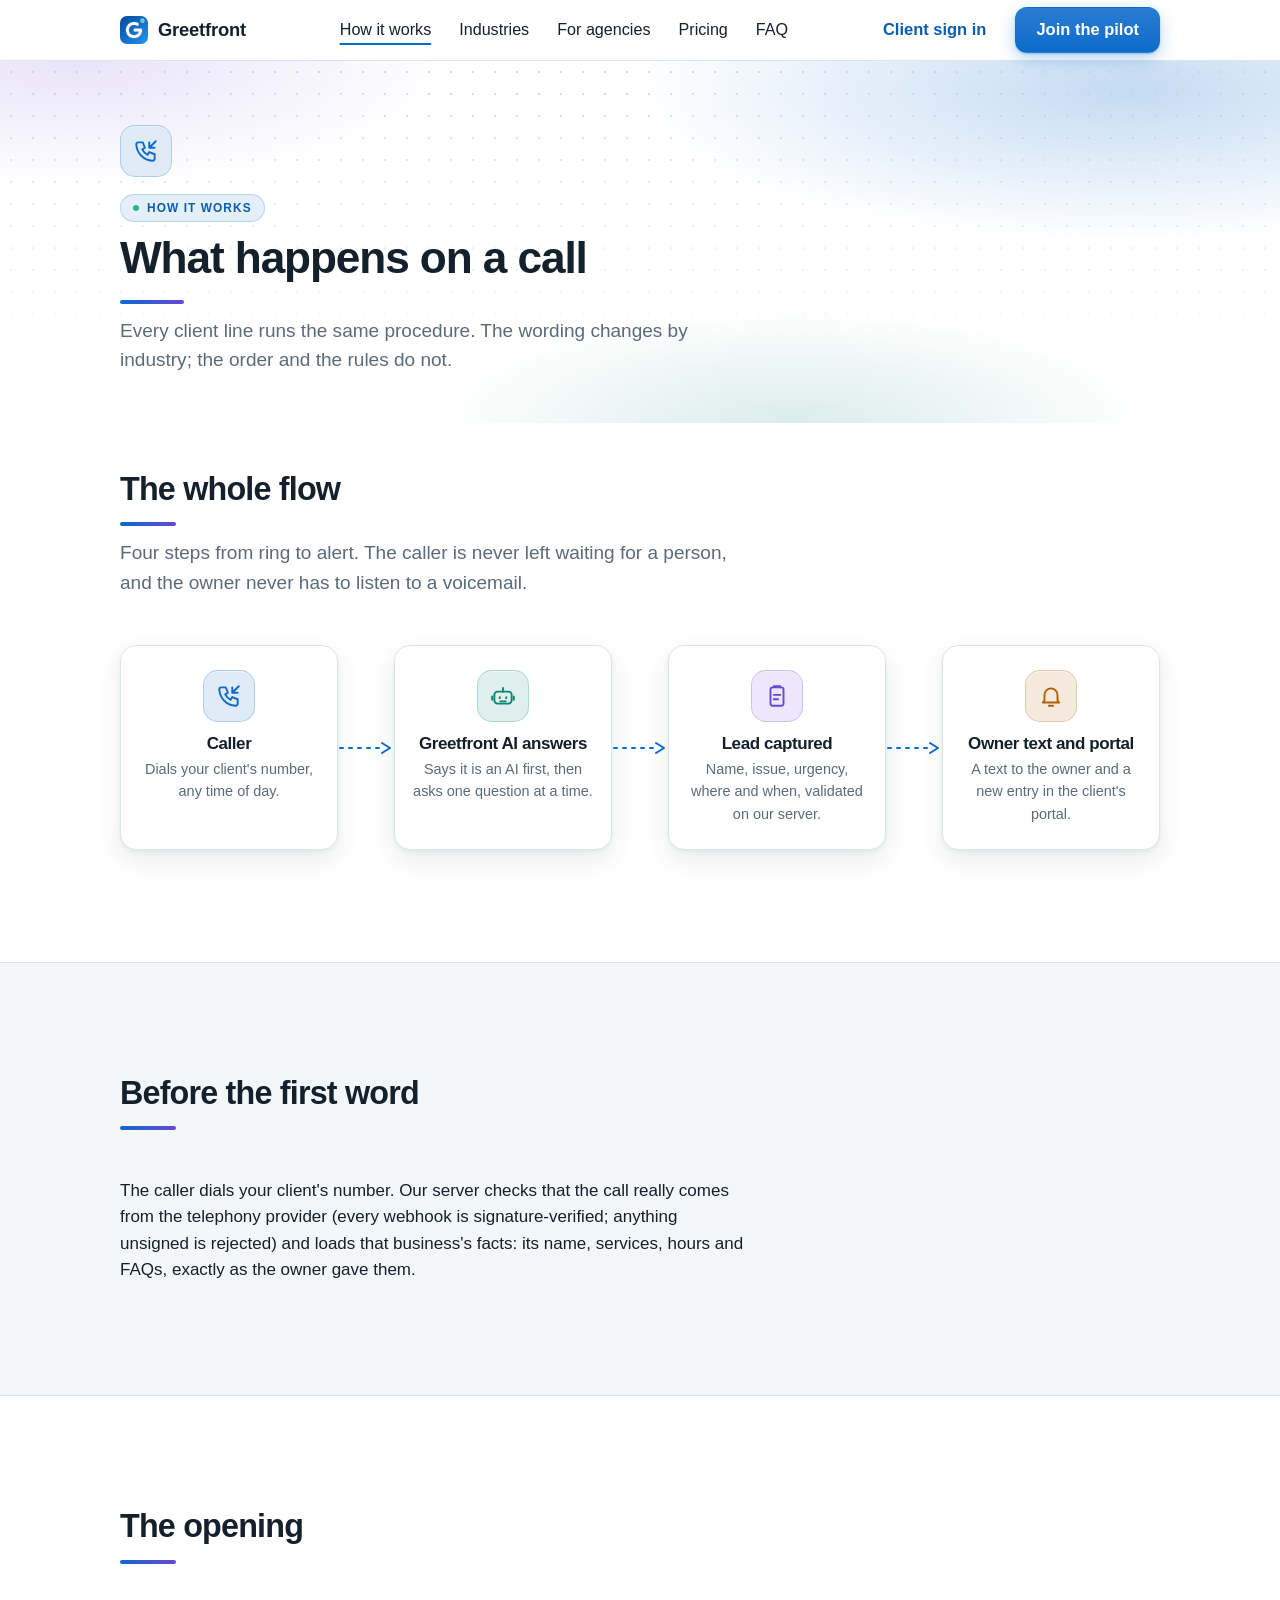
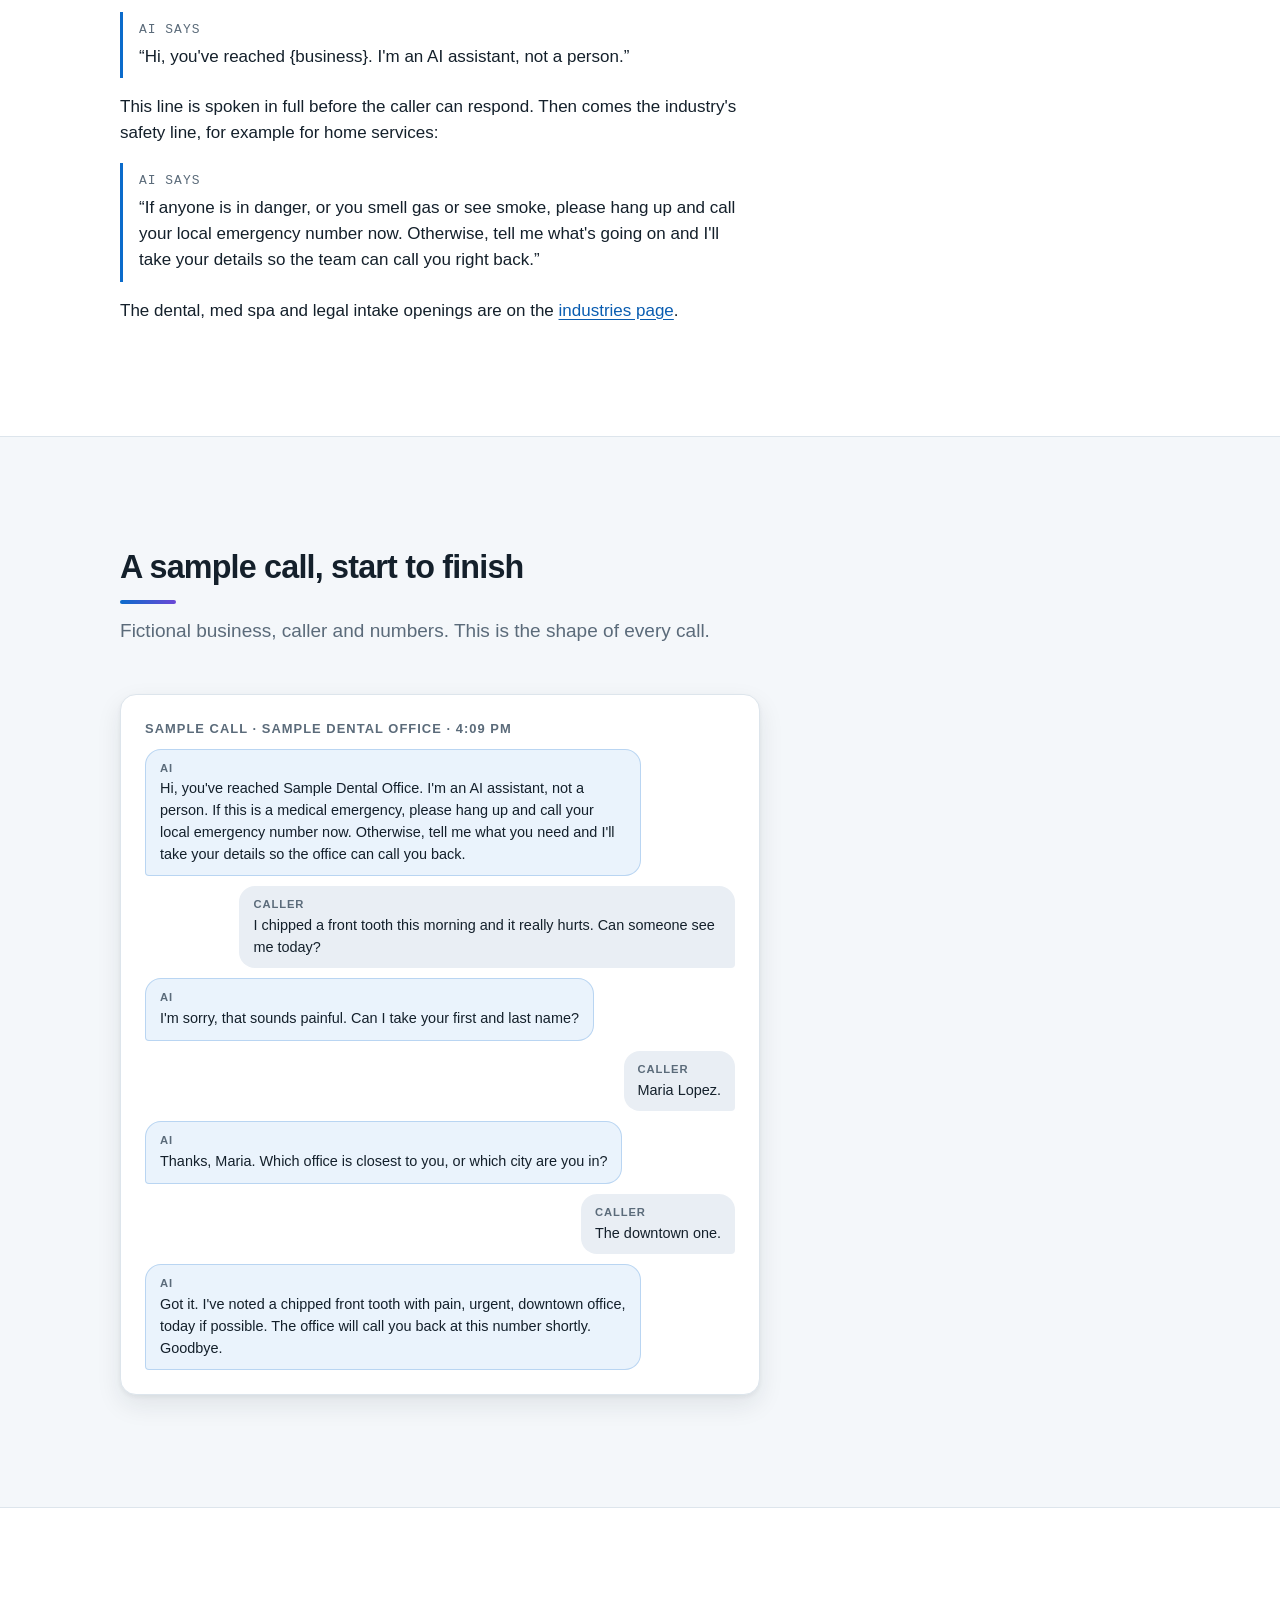
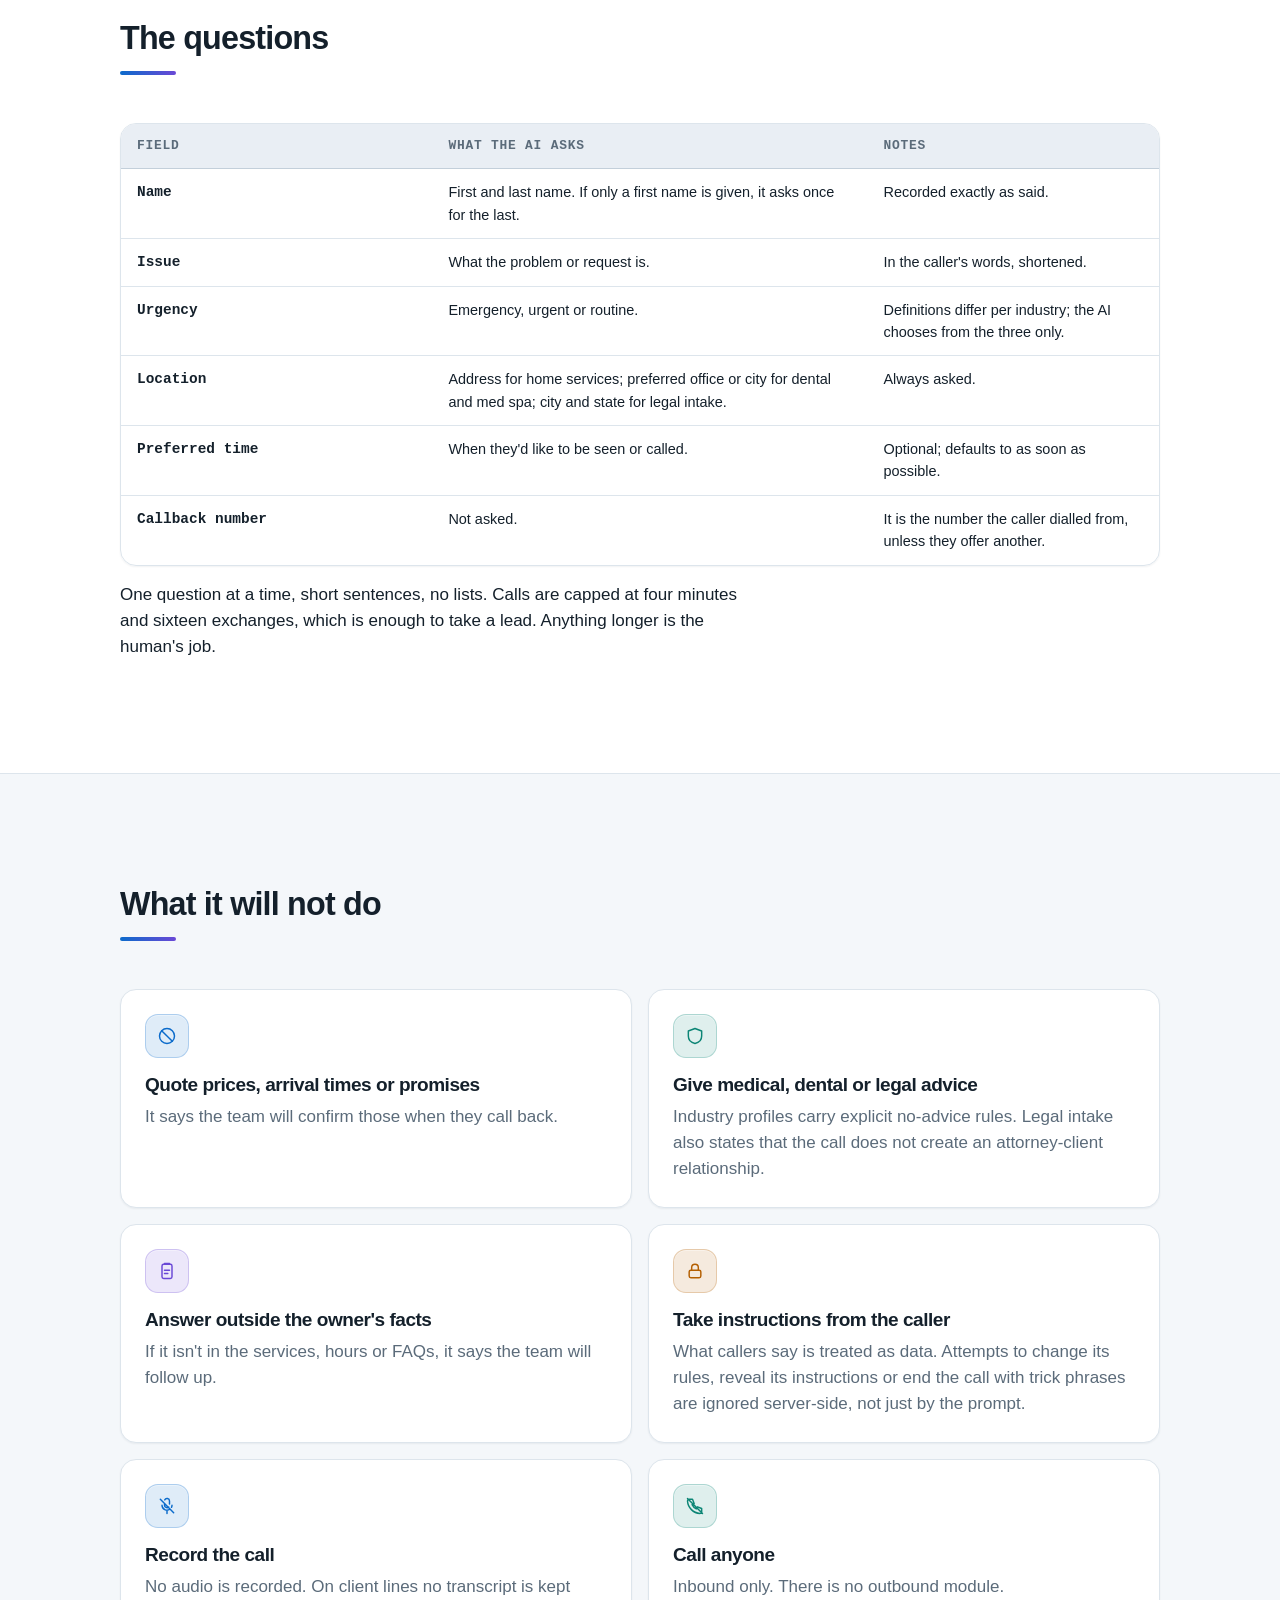
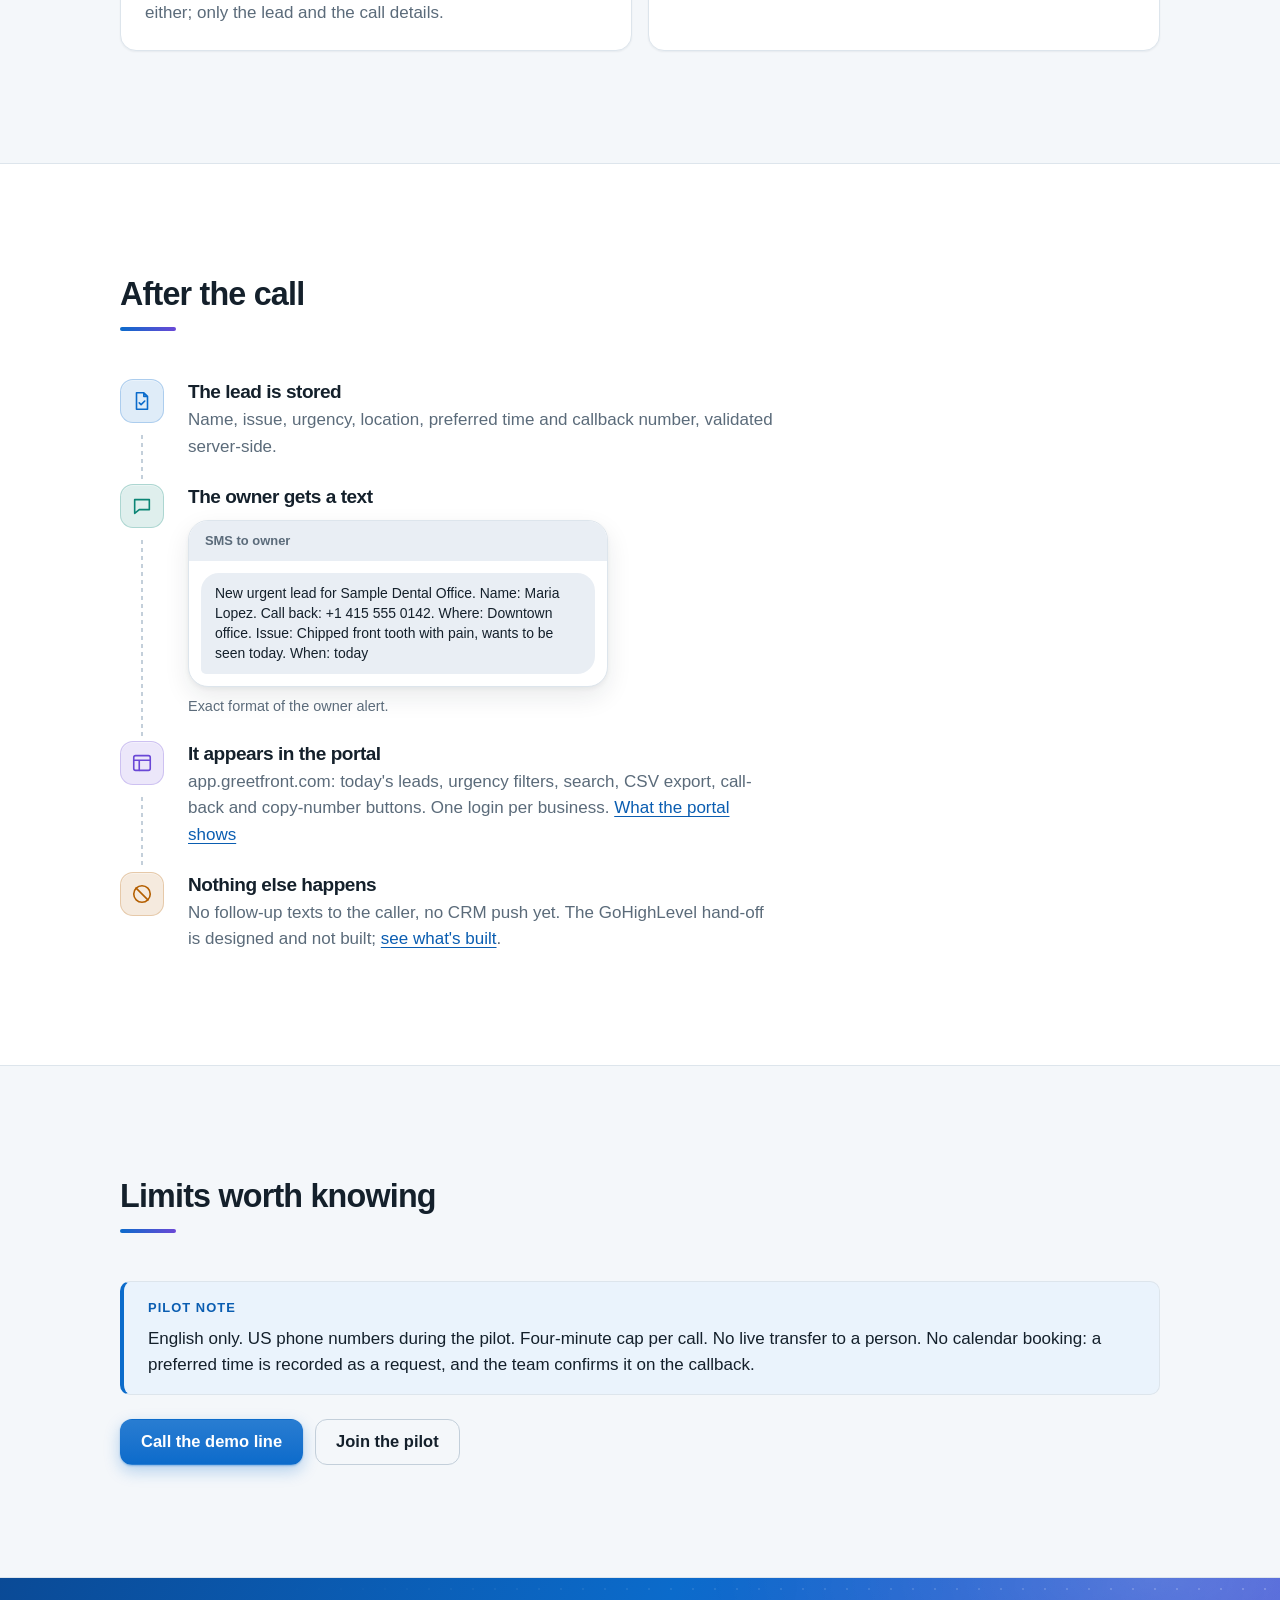
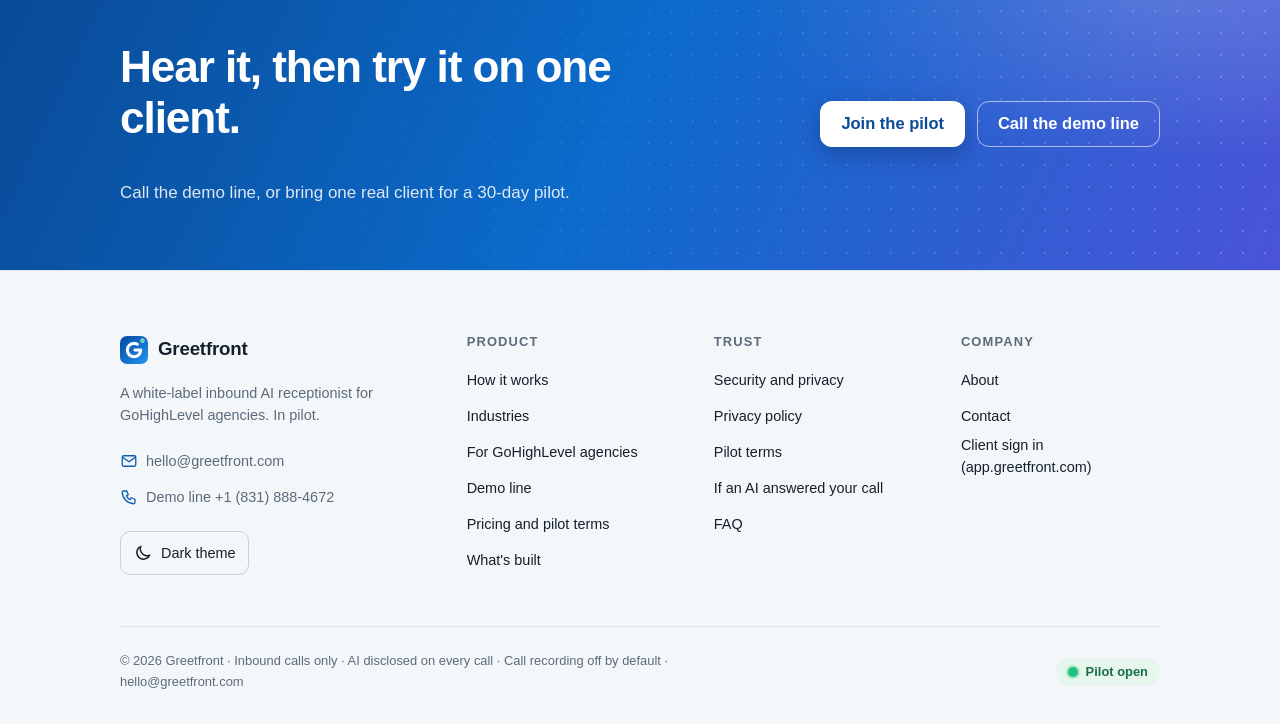
<file: how-it-works.html>
<!doctype html>
<html lang="en">
<head>
<meta charset="utf-8">
<meta name="viewport" content="width=device-width,initial-scale=1">
<meta http-equiv="Content-Security-Policy" content="default-src 'self'; img-src 'self' data:; style-src 'self'; script-src 'self'; base-uri 'self'; form-action 'none'">
<title>How it works · Greetfront</title>
<meta name="description" content="Step by step: what the Greetfront AI receptionist says, what it asks, what it refuses to do, and what the business owner receives when the call ends.">
<link rel="canonical" href="https://greetfront.com/how-it-works">
<meta name="theme-color" media="(prefers-color-scheme: light)" content="#ffffff">
<meta name="theme-color" media="(prefers-color-scheme: dark)" content="#0e141a">
<link rel="icon" href="/favicon.svg" type="image/svg+xml"><link rel="icon" href="/logo.png" type="image/png" sizes="600x600"><link rel="apple-touch-icon" href="/logo.png">
<meta property="og:type" content="website"><meta property="og:site_name" content="Greetfront">
<meta property="og:title" content="How it works"><meta property="og:description" content="Step by step: what the Greetfront AI receptionist says, what it asks, what it refuses to do, and what the business owner receives when the call ends.">
<meta property="og:url" content="https://greetfront.com/how-it-works"><meta property="og:image" content="https://greetfront.com/og.png"><meta property="og:image:width" content="1200"><meta property="og:image:height" content="630"><meta property="og:image:alt" content="Greetfront: your clients' missed calls, answered. Inbound AI receptionist, AI disclosed on every call.">
<meta name="twitter:card" content="summary_large_image"><meta name="twitter:image" content="https://greetfront.com/og.png">
<script src="/theme.js"></script>
<link rel="stylesheet" href="/styles.css">
<script type="application/ld+json">{"@context":"https://schema.org","@graph":[{"@id":"https://greetfront.com/#org"},{"@type":"WebPage","name":"How it works","url":"https://greetfront.com/how-it-works","isPartOf":{"@id":"https://greetfront.com/#site"}},{"@type":"BreadcrumbList","itemListElement":[{"@type":"ListItem","position":1,"name":"Home","item":"https://greetfront.com/"},{"@type":"ListItem","position":2,"name":"How it works","item":"https://greetfront.com/how-it-works"}]}]}</script>
</head>
<body>
<a class="skip-link" href="#main">Skip to content</a>
<header class="nav"><div class="wrap"><div class="nav__bar"><a class="brand" href="/"><img src="/logo.png" width="28" height="28" alt="">Greetfront</a><nav class="nav__links" aria-label="Main"><a href="/how-it-works" aria-current="page">How it works</a><a href="/industries">Industries</a><a href="/agencies">For agencies</a><a href="/pricing">Pricing</a><a href="/faq">FAQ</a></nav><div class="nav__cta"><a class="btn btn--ghost" href="https://app.greetfront.com/" rel="noopener">Client sign in</a><a class="btn btn--primary" href="mailto:hello@greetfront.com?subject=Greetfront%20pilot%20(how%20it%20works)&amp;body=Agency%20name%3A%0AClients%20who%20miss%20calls%3A%0ATrades%3A%0A">Join the pilot</a></div><button type="button" class="nav__toggle" aria-controls="nav-panel" aria-expanded="false" aria-label="Open menu"><svg class="i i-menu" viewBox="0 0 24 24" width="20" height="20" fill="none" stroke="currentColor" stroke-width="1.75" stroke-linecap="round" stroke-linejoin="round" aria-hidden="true"><path d="M4 7h16M4 12h16M4 17h16"/></svg><svg class="i i-x" viewBox="0 0 24 24" width="20" height="20" fill="none" stroke="currentColor" stroke-width="1.75" stroke-linecap="round" stroke-linejoin="round" aria-hidden="true"><path d="M6 6l12 12M18 6L6 18"/></svg></button></div></div><div class="nav__panel" id="nav-panel"><div class="wrap"><ul><li><a class="nav__item" href="/how-it-works" aria-current="page">How it works</a></li><li><a class="nav__item" href="/industries">Industries</a></li><li><a class="nav__item" href="/agencies">For agencies</a></li><li><a class="nav__item" href="/pricing">Pricing</a></li><li><a class="nav__item" href="/faq">FAQ</a></li><li><a class="nav__item" href="/demo">Demo line</a></li><li><a class="nav__item" href="/security">Security</a></li><li><a class="nav__item" href="/about">About</a></li><li><a class="nav__item" href="/contact">Contact</a></li><li><a class="nav__item" href="https://app.greetfront.com/" rel="noopener">Client sign in</a></li></ul><div class="row-actions"><a class="btn btn--primary" href="mailto:hello@greetfront.com?subject=Greetfront%20pilot%20(how%20it%20works)&amp;body=Agency%20name%3A%0AClients%20who%20miss%20calls%3A%0ATrades%3A%0A">Join the pilot</a></div><button type="button" class="theme-toggle" aria-label="Switch to dark theme"><svg class="i i-moon" viewBox="0 0 24 24" width="20" height="20" fill="none" stroke="currentColor" stroke-width="1.75" stroke-linecap="round" stroke-linejoin="round" aria-hidden="true"><path d="M20 14.5A8 8 0 0 1 9.5 4 8 8 0 1 0 20 14.5z"/></svg><svg class="i i-sun" viewBox="0 0 24 24" width="20" height="20" fill="none" stroke="currentColor" stroke-width="1.75" stroke-linecap="round" stroke-linejoin="round" aria-hidden="true"><circle cx="12" cy="12" r="4"/><path d="M12 2v2M12 20v2M4.9 4.9l1.4 1.4M17.7 17.7l1.4 1.4M2 12h2M20 12h2M4.9 19.1l1.4-1.4M17.7 6.3l1.4-1.4"/></svg><span class="theme-toggle__text">Dark theme</span></button></div></div></header>
<main id="main">
<section class="page-head page-head--long"><div class="wrap"><span class="badge badge--lg"><svg class="i" aria-hidden="true"><use href="/icons.svg#phone-in"/></svg></span><p class="eyebrow">How it works</p><h1>What happens on a call</h1><p class="lead">Every client line runs the same procedure. The wording changes by industry; the order and the rules do not.</p></div></section><section class="section section--first"><div class="wrap"><div class="section__head"><h2>The whole flow</h2><p class="section__lead">Four steps from ring to alert. The caller is never left waiting for a person, and the owner never has to listen to a voicemail.</p></div><div class="flow" role="group" aria-label="Call flow: caller, AI answers, lead captured, owner text and portal"><div class="flow__node"><span class="badge badge--lg"><svg class="i" aria-hidden="true"><use href="/icons.svg#phone-in"/></svg></span><h3>Caller</h3><p>Dials your client's number, any time of day.</p></div><svg class="flow__link" viewBox="0 0 56 14" aria-hidden="true"><path class="dash" d="M2 7h44"/><path d="M44 2l8 5-8 5"/></svg><div class="flow__node"><span class="badge badge--lg badge--2"><svg class="i" aria-hidden="true"><use href="/icons.svg#bot"/></svg></span><h3>Greetfront AI answers</h3><p>Says it is an AI first, then asks one question at a time.</p></div><svg class="flow__link" viewBox="0 0 56 14" aria-hidden="true"><path class="dash" d="M2 7h44"/><path d="M44 2l8 5-8 5"/></svg><div class="flow__node"><span class="badge badge--lg badge--3"><svg class="i" aria-hidden="true"><use href="/icons.svg#clipboard"/></svg></span><h3>Lead captured</h3><p>Name, issue, urgency, where and when, validated on our server.</p></div><svg class="flow__link" viewBox="0 0 56 14" aria-hidden="true"><path class="dash" d="M2 7h44"/><path d="M44 2l8 5-8 5"/></svg><div class="flow__node"><span class="badge badge--lg badge--4"><svg class="i" aria-hidden="true"><use href="/icons.svg#bell"/></svg></span><h3>Owner text and portal</h3><p>A text to the owner and a new entry in the client's portal.</p></div></div></div></section><section class="section section--alt"><div class="wrap"><div class="section__head"><h2>Before the first word</h2></div><div class="prose"><p>The caller dials your client's number. Our server checks that the call really comes from the telephony provider (every webhook is signature-verified; anything unsigned is rejected) and loads that business's facts: its name, services, hours and FAQs, exactly as the owner gave them.</p></div></div></section><section class="section"><div class="wrap"><div class="section__head"><h2>The opening</h2></div><div class="prose"><blockquote class="spoken"><p>“Hi, you've reached {business}. I'm an AI assistant, not a person.”</p></blockquote><p>This line is spoken in full before the caller can respond. Then comes the industry's safety line, for example for home services:</p><blockquote class="spoken"><p>“If anyone is in danger, or you smell gas or see smoke, please hang up and call your local emergency number now. Otherwise, tell me what's going on and I'll take your details so the team can call you right back.”</p></blockquote><p>The dental, med spa and legal intake openings are on the <a href="/industries">industries page</a>.</p></div></div></section><section class="section section--alt"><div class="wrap"><div class="section__head"><h2>A sample call, start to finish</h2><p class="section__lead">Fictional business, caller and numbers. This is the shape of every call.</p></div><div class="chat" role="group" aria-label="Sample call transcript, fictional"><span class="chat__cap">Sample call · Sample Dental Office · 4:09 PM</span><div class="msg msg--ai"><small>AI</small>Hi, you've reached Sample Dental Office. I'm an AI assistant, not a person. If this is a medical emergency, please hang up and call your local emergency number now. Otherwise, tell me what you need and I'll take your details so the office can call you back.</div><div class="msg msg--caller"><small>Caller</small>I chipped a front tooth this morning and it really hurts. Can someone see me today?</div><div class="msg msg--ai"><small>AI</small>I'm sorry, that sounds painful. Can I take your first and last name?</div><div class="msg msg--caller"><small>Caller</small>Maria Lopez.</div><div class="msg msg--ai"><small>AI</small>Thanks, Maria. Which office is closest to you, or which city are you in?</div><div class="msg msg--caller"><small>Caller</small>The downtown one.</div><div class="msg msg--ai"><small>AI</small>Got it. I've noted a chipped front tooth with pain, urgent, downtown office, today if possible. The office will call you back at this number shortly. Goodbye.</div></div></div></section><section class="section"><div class="wrap"><div class="section__head"><h2>The questions</h2></div><div class="table-wrap"><table class="table"><thead><tr><th scope="col">Field</th><th scope="col">What the AI asks</th><th scope="col">Notes</th></tr></thead><tbody><tr><th scope="row">Name</th><td>First and last name. If only a first name is given, it asks once for the last.</td><td>Recorded exactly as said.</td></tr><tr><th scope="row">Issue</th><td>What the problem or request is.</td><td>In the caller's words, shortened.</td></tr><tr><th scope="row">Urgency</th><td>Emergency, urgent or routine.</td><td>Definitions differ per industry; the AI chooses from the three only.</td></tr><tr><th scope="row">Location</th><td>Address for home services; preferred office or city for dental and med spa; city and state for legal intake.</td><td>Always asked.</td></tr><tr><th scope="row">Preferred time</th><td>When they'd like to be seen or called.</td><td>Optional; defaults to as soon as possible.</td></tr><tr><th scope="row">Callback number</th><td>Not asked.</td><td>It is the number the caller dialled from, unless they offer another.</td></tr></tbody></table></div><div class="prose"><p>One question at a time, short sentences, no lists. Calls are capped at four minutes and sixteen exchanges, which is enough to take a lead. Anything longer is the human's job.</p></div></div></section><section class="section section--alt"><div class="wrap"><div class="section__head"><h2>What it will not do</h2></div><div class="grid grid--2"><div class="card"><div class="card__icon"><svg class="i" aria-hidden="true"><use href="/icons.svg#ban"/></svg></div><h3>Quote prices, arrival times or promises</h3><p>It says the team will confirm those when they call back.</p></div><div class="card"><div class="card__icon"><svg class="i" aria-hidden="true"><use href="/icons.svg#shield"/></svg></div><h3>Give medical, dental or legal advice</h3><p>Industry profiles carry explicit no-advice rules. Legal intake also states that the call does not create an attorney-client relationship.</p></div><div class="card"><div class="card__icon"><svg class="i" aria-hidden="true"><use href="/icons.svg#clipboard"/></svg></div><h3>Answer outside the owner's facts</h3><p>If it isn't in the services, hours or FAQs, it says the team will follow up.</p></div><div class="card"><div class="card__icon"><svg class="i" aria-hidden="true"><use href="/icons.svg#lock"/></svg></div><h3>Take instructions from the caller</h3><p>What callers say is treated as data. Attempts to change its rules, reveal its instructions or end the call with trick phrases are ignored server-side, not just by the prompt.</p></div><div class="card"><div class="card__icon"><svg class="i" aria-hidden="true"><use href="/icons.svg#mic-off"/></svg></div><h3>Record the call</h3><p>No audio is recorded. On client lines no transcript is kept either; only the lead and the call details.</p></div><div class="card"><div class="card__icon"><svg class="i" aria-hidden="true"><use href="/icons.svg#phone-off"/></svg></div><h3>Call anyone</h3><p>Inbound only. There is no outbound module.</p></div></div></div></section><section class="section"><div class="wrap"><div class="section__head"><h2>After the call</h2></div><ol class="steps steps--icons"><li><span class="badge"><svg class="i" aria-hidden="true"><use href="/icons.svg#file-check"/></svg></span><h3>The lead is stored</h3><p>Name, issue, urgency, location, preferred time and callback number, validated server-side.</p></li><li><span class="badge badge--2"><svg class="i" aria-hidden="true"><use href="/icons.svg#message"/></svg></span><h3>The owner gets a text</h3><div class="mt-3"><div class="sms"><div class="sms__head">SMS to owner</div><div class="sms__body">New urgent lead for Sample Dental Office. Name: Maria Lopez. Call back: +1 415 555 0142. Where: Downtown office. Issue: Chipped front tooth with pain, wants to be seen today. When: today</div></div><p class="sms__cap">Exact format of the owner alert.</p></div></li><li><span class="badge badge--3"><svg class="i" aria-hidden="true"><use href="/icons.svg#layout"/></svg></span><h3>It appears in the portal</h3><p>app.greetfront.com: today's leads, urgency filters, search, CSV export, call-back and copy-number buttons. One login per business. <a href="/demo#portal">What the portal shows</a></p></li><li><span class="badge badge--4"><svg class="i" aria-hidden="true"><use href="/icons.svg#ban"/></svg></span><h3>Nothing else happens</h3><p>No follow-up texts to the caller, no CRM push yet. The GoHighLevel hand-off is designed and not built; <a href="/roadmap">see what's built</a>.</p></li></ol></div></section><section class="section section--alt"><div class="wrap"><div class="section__head"><h2>Limits worth knowing</h2></div><div class="notice"><span class="notice__label">Pilot note</span><p>English only. US phone numbers during the pilot. Four-minute cap per call. No live transfer to a person. No calendar booking: a preferred time is recorded as a request, and the team confirms it on the callback.</p></div><div class="row-actions"><a class="btn btn--primary" href="/demo">Call the demo line</a><a class="btn btn--secondary" href="mailto:hello@greetfront.com?subject=Greetfront%20pilot%20(how%20it%20works)&amp;body=Agency%20name%3A%0AClients%20who%20miss%20calls%3A%0ATrades%3A%0A">Join the pilot</a></div></div></section>
<section class="cta-band"><div class="wrap"><div class="cta"><h2>Hear it, then try it on one client.</h2><p>Call the demo line, or bring one real client for a 30-day pilot.</p><div class="row-actions"><a class="btn btn--primary" href="mailto:hello@greetfront.com?subject=Greetfront%20pilot%20(how it works)&amp;body=Agency%20name%3A%0AClients%20who%20miss%20calls%3A%0ATrades%3A%0A">Join the pilot</a><a class="btn btn--secondary" href="/demo">Call the demo line</a></div></div></div></section></main>
<footer class="footer"><div class="wrap"><div class="footer__grid"><div class="footer__brand"><a class="brand" href="/"><img src="/logo.png" width="28" height="28" alt="">Greetfront</a><p class="footer__tag">A white-label inbound AI receptionist for GoHighLevel agencies. In pilot.</p><ul class="footer__contact"><li><a href="mailto:hello@greetfront.com?subject=Greetfront%20(footer)"><svg class="i" aria-hidden="true"><use href="/icons.svg#mail"/></svg>hello@greetfront.com</a></li><li><a href="tel:+18318884672"><svg class="i" aria-hidden="true"><use href="/icons.svg#phone"/></svg>Demo line +1 (831) 888-4672</a></li></ul><button type="button" class="theme-toggle" aria-label="Switch to dark theme"><svg class="i i-moon" viewBox="0 0 24 24" width="20" height="20" fill="none" stroke="currentColor" stroke-width="1.75" stroke-linecap="round" stroke-linejoin="round" aria-hidden="true"><path d="M20 14.5A8 8 0 0 1 9.5 4 8 8 0 1 0 20 14.5z"/></svg><svg class="i i-sun" viewBox="0 0 24 24" width="20" height="20" fill="none" stroke="currentColor" stroke-width="1.75" stroke-linecap="round" stroke-linejoin="round" aria-hidden="true"><circle cx="12" cy="12" r="4"/><path d="M12 2v2M12 20v2M4.9 4.9l1.4 1.4M17.7 17.7l1.4 1.4M2 12h2M20 12h2M4.9 19.1l1.4-1.4M17.7 6.3l1.4-1.4"/></svg><span class="theme-toggle__text">Dark theme</span></button></div><div><h2>Product</h2><ul><li><a href="/how-it-works">How it works</a></li><li><a href="/industries">Industries</a></li><li><a href="/agencies">For GoHighLevel agencies</a></li><li><a href="/demo">Demo line</a></li><li><a href="/pricing">Pricing and pilot terms</a></li><li><a href="/roadmap">What's built</a></li></ul></div><div><h2>Trust</h2><ul><li><a href="/security">Security and privacy</a></li><li><a href="/privacy">Privacy policy</a></li><li><a href="/terms">Pilot terms</a></li><li><a href="/ai-disclosure">If an AI answered your call</a></li><li><a href="/faq">FAQ</a></li></ul></div><div><h2>Company</h2><ul><li><a href="/about">About</a></li><li><a href="/contact">Contact</a></li><li><a href="https://app.greetfront.com/">Client sign in (app.greetfront.com)</a></li></ul></div></div><div class="footer__bar"><p class="footer__legal">© 2026 Greetfront · Inbound calls only · AI disclosed on every call · Call recording off by default · hello@greetfront.com</p><span class="footer__status"><span class="status-dot" aria-hidden="true"></span>Pilot open</span></div></div></footer>
<script src="/site.js" defer></script>
</body>
</html>
</file>
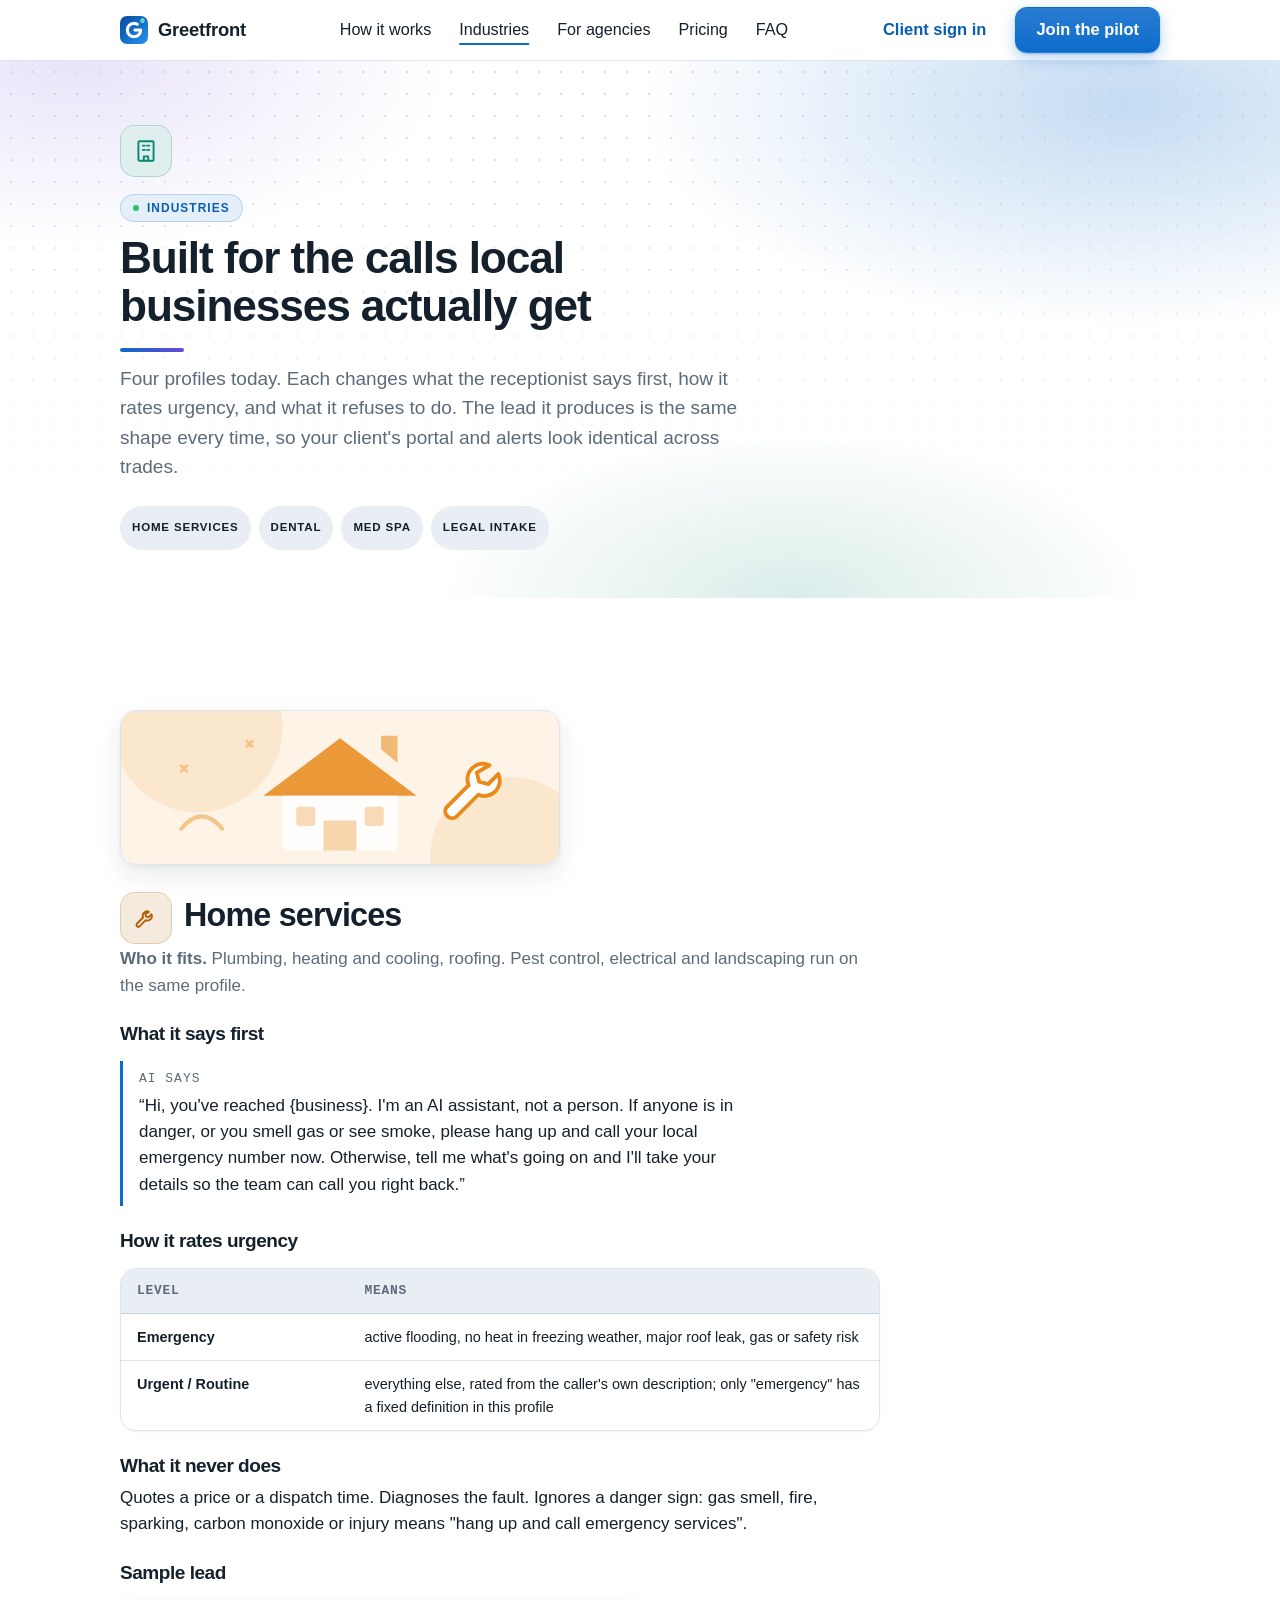
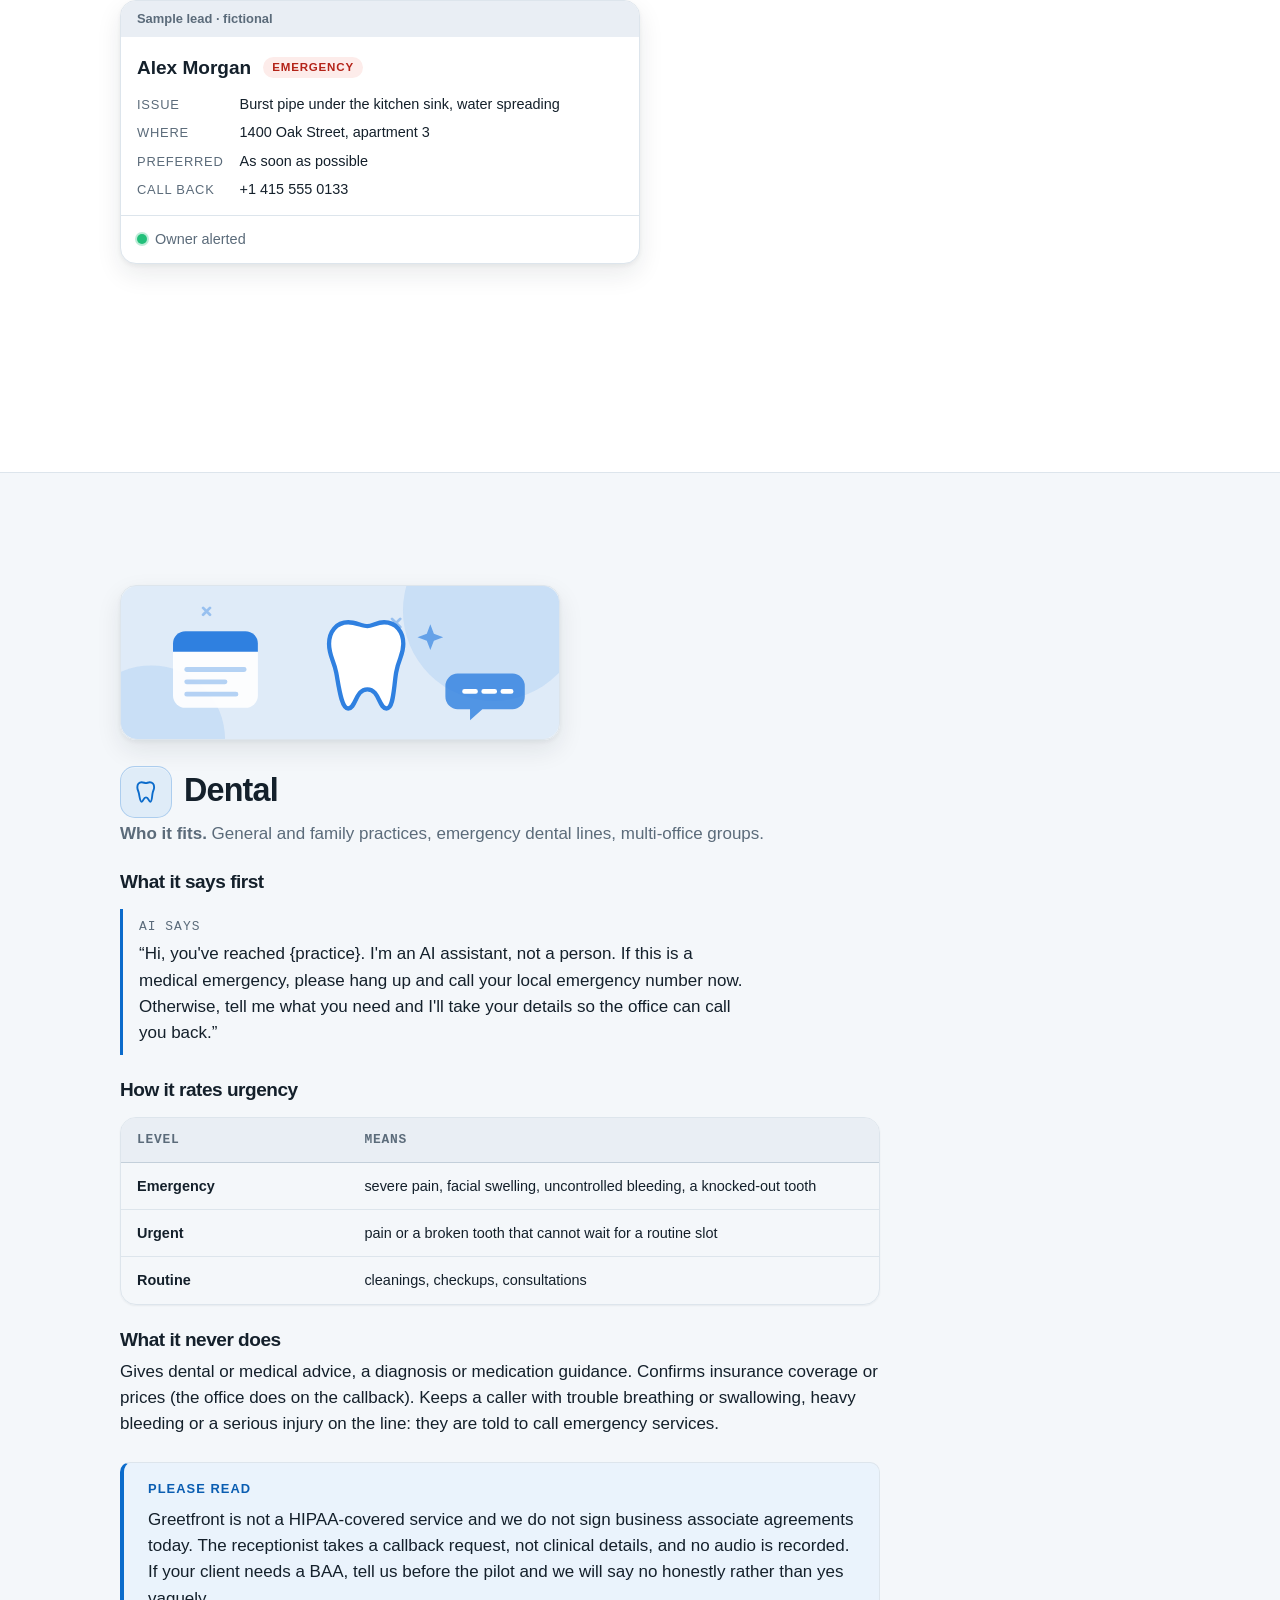
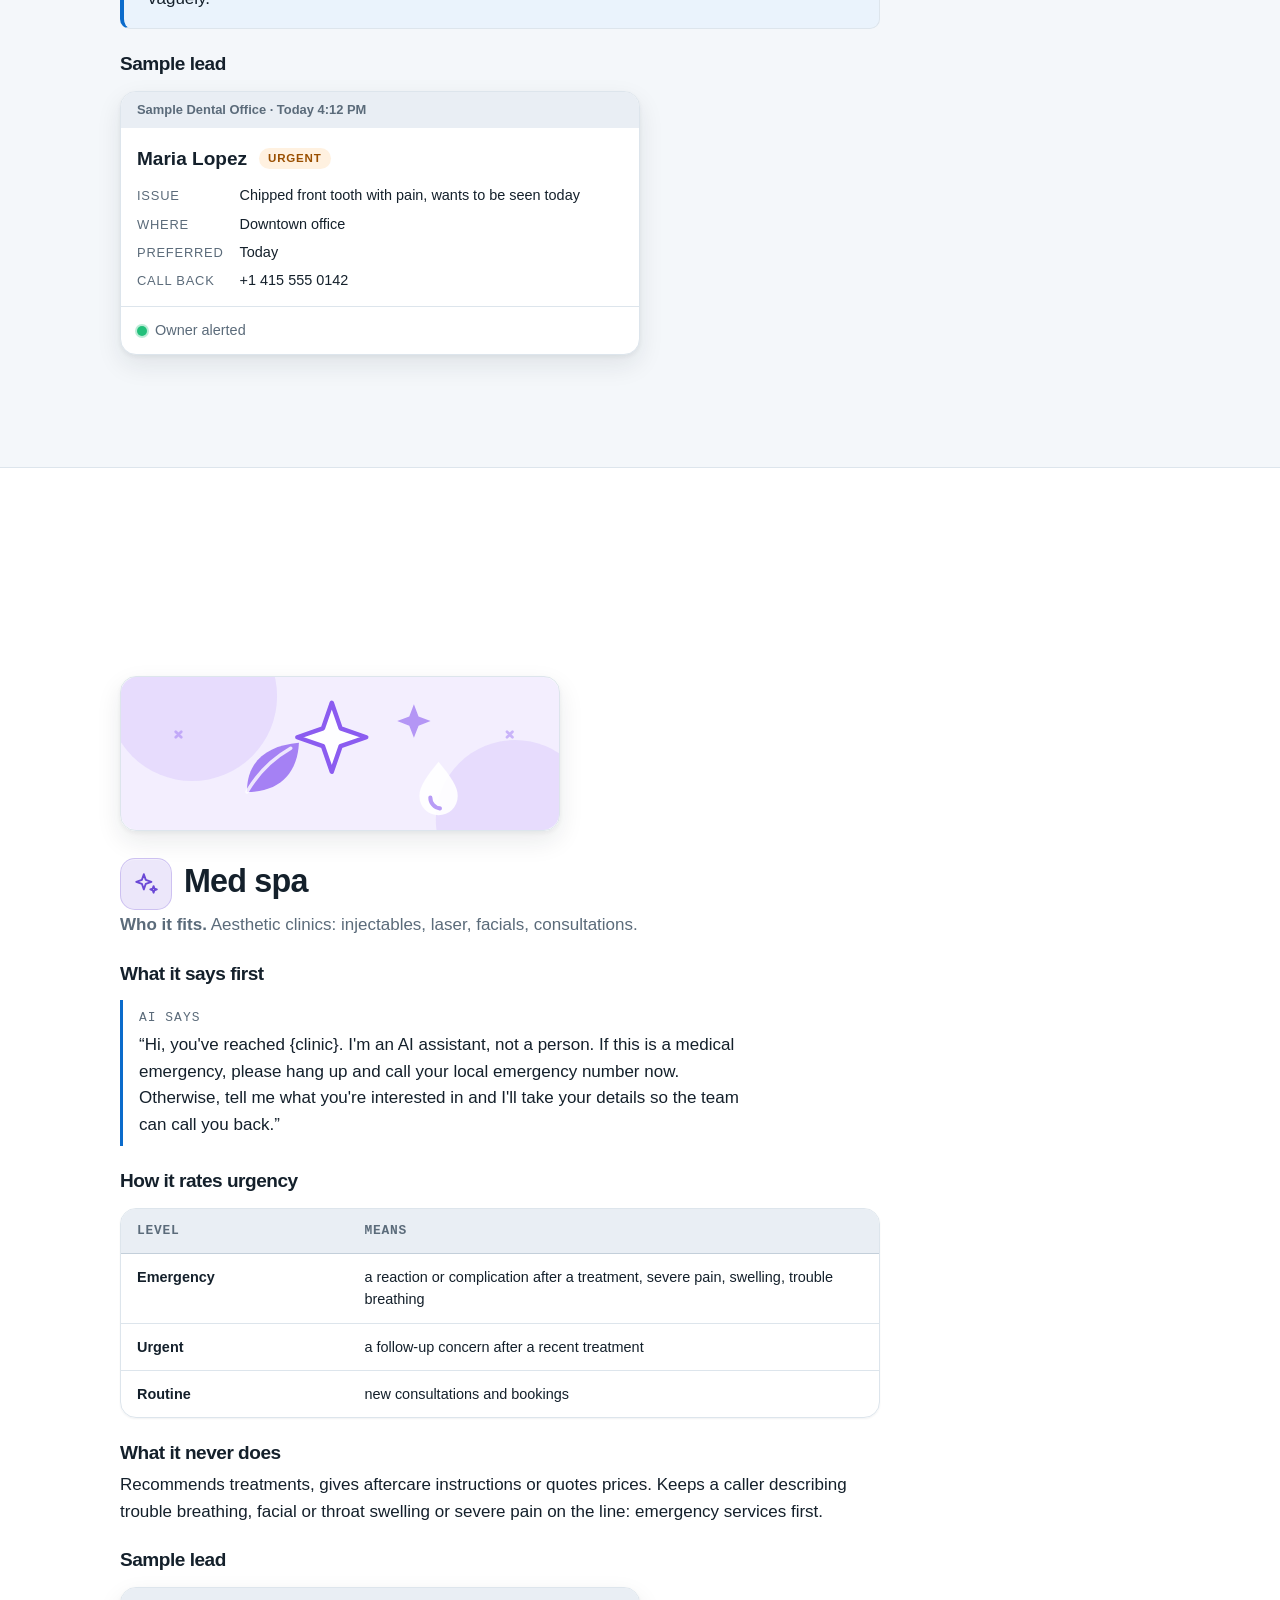
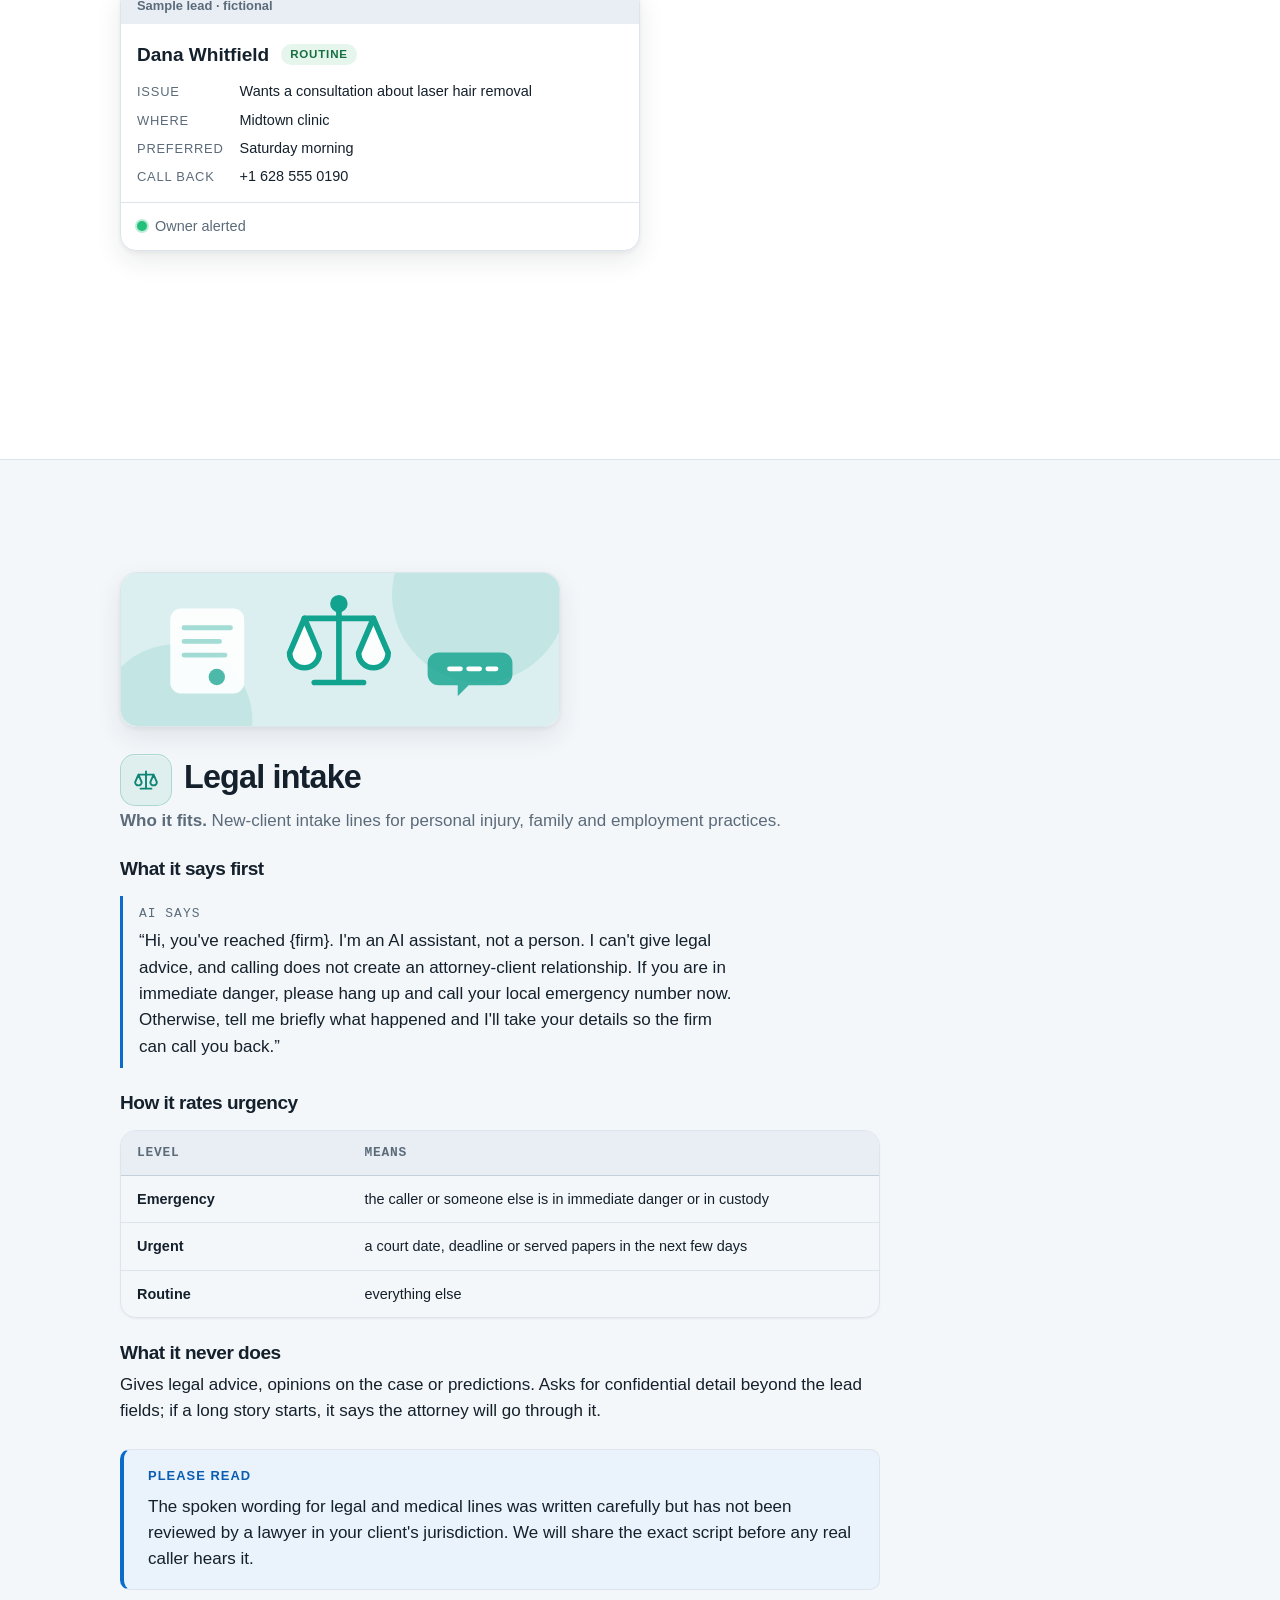
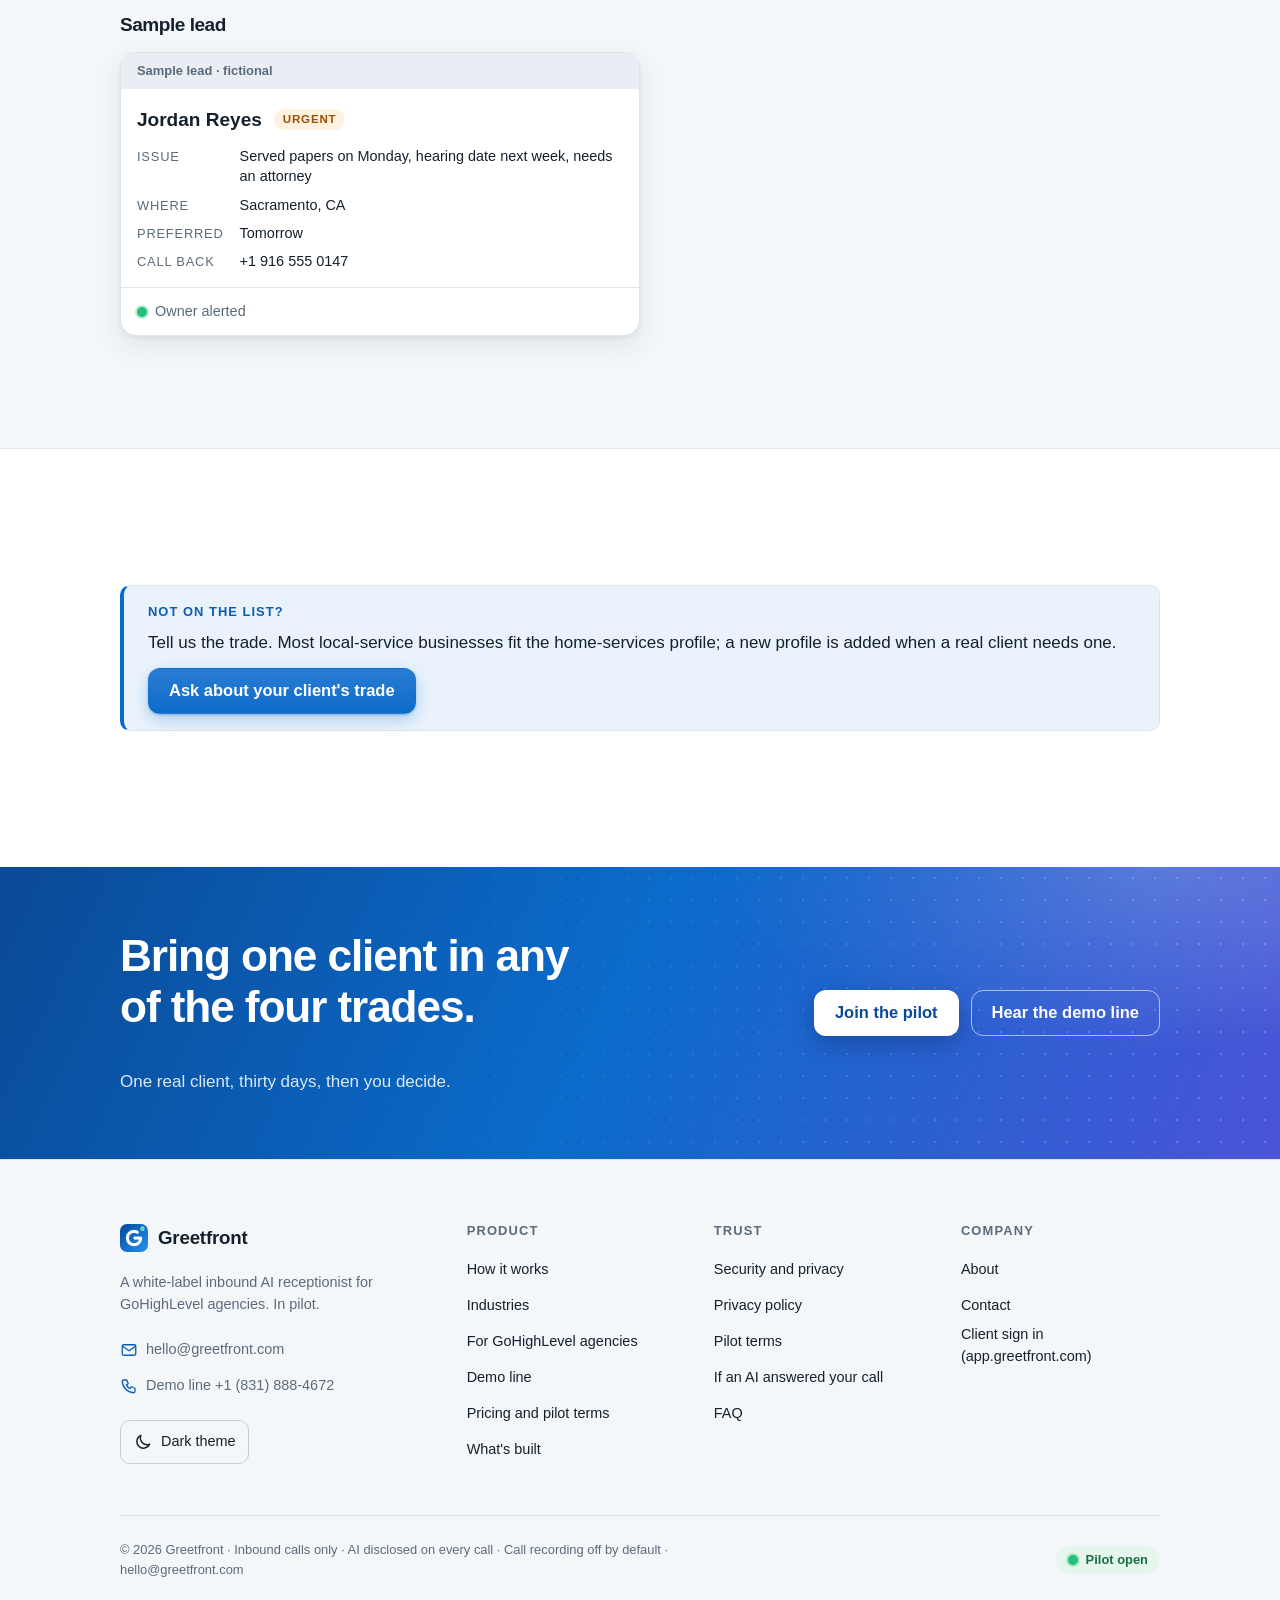
<file: industries.html>
<!doctype html>
<html lang="en">
<head>
<meta charset="utf-8">
<meta name="viewport" content="width=device-width,initial-scale=1">
<meta http-equiv="Content-Security-Policy" content="default-src 'self'; img-src 'self' data:; style-src 'self'; script-src 'self'; base-uri 'self'; form-action 'none'">
<title>Industries · Greetfront</title>
<meta name="description" content="AI receptionist profiles for home services, dental, med spa and legal intake, each with its own opening line, urgency rules and no-advice boundaries.">
<link rel="canonical" href="https://greetfront.com/industries">
<meta name="theme-color" media="(prefers-color-scheme: light)" content="#ffffff">
<meta name="theme-color" media="(prefers-color-scheme: dark)" content="#0e141a">
<link rel="icon" href="/favicon.svg" type="image/svg+xml"><link rel="icon" href="/logo.png" type="image/png" sizes="600x600"><link rel="apple-touch-icon" href="/logo.png">
<meta property="og:type" content="website"><meta property="og:site_name" content="Greetfront">
<meta property="og:title" content="Industries"><meta property="og:description" content="AI receptionist profiles for home services, dental, med spa and legal intake, each with its own opening line, urgency rules and no-advice boundaries.">
<meta property="og:url" content="https://greetfront.com/industries"><meta property="og:image" content="https://greetfront.com/og.png"><meta property="og:image:width" content="1200"><meta property="og:image:height" content="630"><meta property="og:image:alt" content="Greetfront: your clients' missed calls, answered. Inbound AI receptionist, AI disclosed on every call.">
<meta name="twitter:card" content="summary_large_image"><meta name="twitter:image" content="https://greetfront.com/og.png">
<script src="/theme.js"></script>
<link rel="stylesheet" href="/styles.css">
<script type="application/ld+json">{"@context":"https://schema.org","@graph":[{"@id":"https://greetfront.com/#org"},{"@type":"WebPage","name":"Industries","url":"https://greetfront.com/industries","isPartOf":{"@id":"https://greetfront.com/#site"}},{"@type":"BreadcrumbList","itemListElement":[{"@type":"ListItem","position":1,"name":"Home","item":"https://greetfront.com/"},{"@type":"ListItem","position":2,"name":"Industries","item":"https://greetfront.com/industries"}]}]}</script>
</head>
<body>
<a class="skip-link" href="#main">Skip to content</a>
<header class="nav"><div class="wrap"><div class="nav__bar"><a class="brand" href="/"><img src="/logo.png" width="28" height="28" alt="">Greetfront</a><nav class="nav__links" aria-label="Main"><a href="/how-it-works">How it works</a><a href="/industries" aria-current="page">Industries</a><a href="/agencies">For agencies</a><a href="/pricing">Pricing</a><a href="/faq">FAQ</a></nav><div class="nav__cta"><a class="btn btn--ghost" href="https://app.greetfront.com/" rel="noopener">Client sign in</a><a class="btn btn--primary" href="mailto:hello@greetfront.com?subject=Greetfront%20pilot%20(industries)&amp;body=Agency%20name%3A%0AClients%20who%20miss%20calls%3A%0ATrades%3A%0A">Join the pilot</a></div><button type="button" class="nav__toggle" aria-controls="nav-panel" aria-expanded="false" aria-label="Open menu"><svg class="i i-menu" viewBox="0 0 24 24" width="20" height="20" fill="none" stroke="currentColor" stroke-width="1.75" stroke-linecap="round" stroke-linejoin="round" aria-hidden="true"><path d="M4 7h16M4 12h16M4 17h16"/></svg><svg class="i i-x" viewBox="0 0 24 24" width="20" height="20" fill="none" stroke="currentColor" stroke-width="1.75" stroke-linecap="round" stroke-linejoin="round" aria-hidden="true"><path d="M6 6l12 12M18 6L6 18"/></svg></button></div></div><div class="nav__panel" id="nav-panel"><div class="wrap"><ul><li><a class="nav__item" href="/how-it-works">How it works</a></li><li><a class="nav__item" href="/industries" aria-current="page">Industries</a></li><li><a class="nav__item" href="/agencies">For agencies</a></li><li><a class="nav__item" href="/pricing">Pricing</a></li><li><a class="nav__item" href="/faq">FAQ</a></li><li><a class="nav__item" href="/demo">Demo line</a></li><li><a class="nav__item" href="/security">Security</a></li><li><a class="nav__item" href="/about">About</a></li><li><a class="nav__item" href="/contact">Contact</a></li><li><a class="nav__item" href="https://app.greetfront.com/" rel="noopener">Client sign in</a></li></ul><div class="row-actions"><a class="btn btn--primary" href="mailto:hello@greetfront.com?subject=Greetfront%20pilot%20(industries)&amp;body=Agency%20name%3A%0AClients%20who%20miss%20calls%3A%0ATrades%3A%0A">Join the pilot</a></div><button type="button" class="theme-toggle" aria-label="Switch to dark theme"><svg class="i i-moon" viewBox="0 0 24 24" width="20" height="20" fill="none" stroke="currentColor" stroke-width="1.75" stroke-linecap="round" stroke-linejoin="round" aria-hidden="true"><path d="M20 14.5A8 8 0 0 1 9.5 4 8 8 0 1 0 20 14.5z"/></svg><svg class="i i-sun" viewBox="0 0 24 24" width="20" height="20" fill="none" stroke="currentColor" stroke-width="1.75" stroke-linecap="round" stroke-linejoin="round" aria-hidden="true"><circle cx="12" cy="12" r="4"/><path d="M12 2v2M12 20v2M4.9 4.9l1.4 1.4M17.7 17.7l1.4 1.4M2 12h2M20 12h2M4.9 19.1l1.4-1.4M17.7 6.3l1.4-1.4"/></svg><span class="theme-toggle__text">Dark theme</span></button></div></div></header>
<main id="main">
<section class="page-head page-head--long"><div class="wrap"><span class="badge badge--lg badge--2"><svg class="i" aria-hidden="true"><use href="/icons.svg#building"/></svg></span><p class="eyebrow">Industries</p><h1>Built for the calls local businesses actually get</h1><p class="lead">Four profiles today. Each changes what the receptionist says first, how it rates urgency, and what it refuses to do. The lead it produces is the same shape every time, so your client's portal and alerts look identical across trades.</p><div class="pills"><a class="pill pill--neutral" href="#home-services">Home services</a><a class="pill pill--neutral" href="#dental">Dental</a><a class="pill pill--neutral" href="#med-spa">Med spa</a><a class="pill pill--neutral" href="#legal-intake">Legal intake</a></div></div></section><section class="section profile" id="home-services"><div class="wrap"><div class="profile-body"><div class="profile__art"><svg class="art art--home" viewBox="0 0 320 112" preserveAspectRatio="xMidYMid slice" aria-hidden="true"><use href="/icons.svg#art-home"/></svg></div><div class="profile__title"><span class="badge badge--lg badge--4"><svg class="i" aria-hidden="true"><use href="/icons.svg#wrench"/></svg></span><h2>Home services</h2></div><p class="muted"><strong>Who it fits.</strong> Plumbing, heating and cooling, roofing. Pest control, electrical and landscaping run on the same profile.</p><h3>What it says first</h3><blockquote class="spoken"><p>“Hi, you've reached {business}. I'm an AI assistant, not a person. If anyone is in danger, or you smell gas or see smoke, please hang up and call your local emergency number now. Otherwise, tell me what's going on and I'll take your details so the team can call you right back.”</p></blockquote><h3>How it rates urgency</h3><div class="table-wrap"><table class="table table--plain"><thead><tr><th scope="col">Level</th><th scope="col">Means</th></tr></thead><tbody><tr><th scope="row">Emergency</th><td>active flooding, no heat in freezing weather, major roof leak, gas or safety risk</td></tr><tr><th scope="row">Urgent / Routine</th><td>everything else, rated from the caller's own description; only "emergency" has a fixed definition in this profile</td></tr></tbody></table></div><h3>What it never does</h3><p>Quotes a price or a dispatch time. Diagnoses the fault. Ignores a danger sign: gas smell, fire, sparking, carbon monoxide or injury means "hang up and call emergency services".</p><h3>Sample lead</h3><div class="lead-card"><div class="lead-card__head">Sample lead · fictional</div><div class="lead-card__body"><div class="lead-card__name"><span>Alex Morgan</span><span class="pill pill--emergency">Emergency</span></div><dl><dt>Issue</dt><dd>Burst pipe under the kitchen sink, water spreading</dd><dt>Where</dt><dd>1400 Oak Street, apartment 3</dd><dt>Preferred</dt><dd>As soon as possible</dd><dt>Call back</dt><dd>+1 415 555 0133</dd></dl></div><div class="lead-card__foot"><span class="status-dot" aria-hidden="true"></span> Owner alerted</div></div></div></div></section><section class="section profile section--alt" id="dental"><div class="wrap"><div class="profile-body"><div class="profile__art"><svg class="art art--dental" viewBox="0 0 320 112" preserveAspectRatio="xMidYMid slice" aria-hidden="true"><use href="/icons.svg#art-dental"/></svg></div><div class="profile__title"><span class="badge badge--lg"><svg class="i" aria-hidden="true"><use href="/icons.svg#tooth"/></svg></span><h2>Dental</h2></div><p class="muted"><strong>Who it fits.</strong> General and family practices, emergency dental lines, multi-office groups.</p><h3>What it says first</h3><blockquote class="spoken"><p>“Hi, you've reached {practice}. I'm an AI assistant, not a person. If this is a medical emergency, please hang up and call your local emergency number now. Otherwise, tell me what you need and I'll take your details so the office can call you back.”</p></blockquote><h3>How it rates urgency</h3><div class="table-wrap"><table class="table table--plain"><thead><tr><th scope="col">Level</th><th scope="col">Means</th></tr></thead><tbody><tr><th scope="row">Emergency</th><td>severe pain, facial swelling, uncontrolled bleeding, a knocked-out tooth</td></tr><tr><th scope="row">Urgent</th><td>pain or a broken tooth that cannot wait for a routine slot</td></tr><tr><th scope="row">Routine</th><td>cleanings, checkups, consultations</td></tr></tbody></table></div><h3>What it never does</h3><p>Gives dental or medical advice, a diagnosis or medication guidance. Confirms insurance coverage or prices (the office does on the callback). Keeps a caller with trouble breathing or swallowing, heavy bleeding or a serious injury on the line: they are told to call emergency services.</p><div class="notice"><span class="notice__label">Please read</span><p>Greetfront is not a HIPAA-covered service and we do not sign business associate agreements today. The receptionist takes a callback request, not clinical details, and no audio is recorded. If your client needs a BAA, tell us before the pilot and we will say no honestly rather than yes vaguely.</p></div><h3>Sample lead</h3><div class="lead-card"><div class="lead-card__head">Sample Dental Office · Today 4:12 PM</div><div class="lead-card__body"><div class="lead-card__name"><span>Maria Lopez</span><span class="pill pill--urgent">Urgent</span></div><dl><dt>Issue</dt><dd>Chipped front tooth with pain, wants to be seen today</dd><dt>Where</dt><dd>Downtown office</dd><dt>Preferred</dt><dd>Today</dd><dt>Call back</dt><dd>+1 415 555 0142</dd></dl></div><div class="lead-card__foot"><span class="status-dot" aria-hidden="true"></span> Owner alerted</div></div></div></div></section><section class="section profile" id="med-spa"><div class="wrap"><div class="profile-body"><div class="profile__art"><svg class="art art--medspa" viewBox="0 0 320 112" preserveAspectRatio="xMidYMid slice" aria-hidden="true"><use href="/icons.svg#art-medspa"/></svg></div><div class="profile__title"><span class="badge badge--lg badge--3"><svg class="i" aria-hidden="true"><use href="/icons.svg#sparkle"/></svg></span><h2>Med spa</h2></div><p class="muted"><strong>Who it fits.</strong> Aesthetic clinics: injectables, laser, facials, consultations.</p><h3>What it says first</h3><blockquote class="spoken"><p>“Hi, you've reached {clinic}. I'm an AI assistant, not a person. If this is a medical emergency, please hang up and call your local emergency number now. Otherwise, tell me what you're interested in and I'll take your details so the team can call you back.”</p></blockquote><h3>How it rates urgency</h3><div class="table-wrap"><table class="table table--plain"><thead><tr><th scope="col">Level</th><th scope="col">Means</th></tr></thead><tbody><tr><th scope="row">Emergency</th><td>a reaction or complication after a treatment, severe pain, swelling, trouble breathing</td></tr><tr><th scope="row">Urgent</th><td>a follow-up concern after a recent treatment</td></tr><tr><th scope="row">Routine</th><td>new consultations and bookings</td></tr></tbody></table></div><h3>What it never does</h3><p>Recommends treatments, gives aftercare instructions or quotes prices. Keeps a caller describing trouble breathing, facial or throat swelling or severe pain on the line: emergency services first.</p><h3>Sample lead</h3><div class="lead-card"><div class="lead-card__head">Sample lead · fictional</div><div class="lead-card__body"><div class="lead-card__name"><span>Dana Whitfield</span><span class="pill pill--routine">Routine</span></div><dl><dt>Issue</dt><dd>Wants a consultation about laser hair removal</dd><dt>Where</dt><dd>Midtown clinic</dd><dt>Preferred</dt><dd>Saturday morning</dd><dt>Call back</dt><dd>+1 628 555 0190</dd></dl></div><div class="lead-card__foot"><span class="status-dot" aria-hidden="true"></span> Owner alerted</div></div></div></div></section><section class="section profile section--alt" id="legal-intake"><div class="wrap"><div class="profile-body"><div class="profile__art"><svg class="art art--legal" viewBox="0 0 320 112" preserveAspectRatio="xMidYMid slice" aria-hidden="true"><use href="/icons.svg#art-legal"/></svg></div><div class="profile__title"><span class="badge badge--lg badge--2"><svg class="i" aria-hidden="true"><use href="/icons.svg#scales"/></svg></span><h2>Legal intake</h2></div><p class="muted"><strong>Who it fits.</strong> New-client intake lines for personal injury, family and employment practices.</p><h3>What it says first</h3><blockquote class="spoken"><p>“Hi, you've reached {firm}. I'm an AI assistant, not a person. I can't give legal advice, and calling does not create an attorney-client relationship. If you are in immediate danger, please hang up and call your local emergency number now. Otherwise, tell me briefly what happened and I'll take your details so the firm can call you back.”</p></blockquote><h3>How it rates urgency</h3><div class="table-wrap"><table class="table table--plain"><thead><tr><th scope="col">Level</th><th scope="col">Means</th></tr></thead><tbody><tr><th scope="row">Emergency</th><td>the caller or someone else is in immediate danger or in custody</td></tr><tr><th scope="row">Urgent</th><td>a court date, deadline or served papers in the next few days</td></tr><tr><th scope="row">Routine</th><td>everything else</td></tr></tbody></table></div><h3>What it never does</h3><p>Gives legal advice, opinions on the case or predictions. Asks for confidential detail beyond the lead fields; if a long story starts, it says the attorney will go through it.</p><div class="notice"><span class="notice__label">Please read</span><p>The spoken wording for legal and medical lines was written carefully but has not been reviewed by a lawyer in your client's jurisdiction. We will share the exact script before any real caller hears it.</p></div><h3>Sample lead</h3><div class="lead-card"><div class="lead-card__head">Sample lead · fictional</div><div class="lead-card__body"><div class="lead-card__name"><span>Jordan Reyes</span><span class="pill pill--urgent">Urgent</span></div><dl><dt>Issue</dt><dd>Served papers on Monday, hearing date next week, needs an attorney</dd><dt>Where</dt><dd>Sacramento, CA</dd><dt>Preferred</dt><dd>Tomorrow</dd><dt>Call back</dt><dd>+1 916 555 0147</dd></dl></div><div class="lead-card__foot"><span class="status-dot" aria-hidden="true"></span> Owner alerted</div></div></div></div></section><section class="section"><div class="wrap"><div class="notice"><span class="notice__label">Not on the list?</span><p>Tell us the trade. Most local-service businesses fit the home-services profile; a new profile is added when a real client needs one.</p><div class="row-actions"><a class="btn btn--primary" href="mailto:hello@greetfront.com?subject=Greetfront%20pilot%20(industries)&amp;body=Agency%20name%3A%0AClients%20who%20miss%20calls%3A%0ATrades%3A%0A">Ask about your client's trade</a></div></div></div></section>
<section class="cta-band"><div class="wrap"><div class="cta"><h2>Bring one client in any of the four trades.</h2><p>One real client, thirty days, then you decide.</p><div class="row-actions"><a class="btn btn--primary" href="mailto:hello@greetfront.com?subject=Greetfront%20pilot%20(industries)&amp;body=Agency%20name%3A%0AClients%20who%20miss%20calls%3A%0ATrades%3A%0A">Join the pilot</a><a class="btn btn--secondary" href="/demo">Hear the demo line</a></div></div></div></section></main>
<footer class="footer"><div class="wrap"><div class="footer__grid"><div class="footer__brand"><a class="brand" href="/"><img src="/logo.png" width="28" height="28" alt="">Greetfront</a><p class="footer__tag">A white-label inbound AI receptionist for GoHighLevel agencies. In pilot.</p><ul class="footer__contact"><li><a href="mailto:hello@greetfront.com?subject=Greetfront%20(footer)"><svg class="i" aria-hidden="true"><use href="/icons.svg#mail"/></svg>hello@greetfront.com</a></li><li><a href="tel:+18318884672"><svg class="i" aria-hidden="true"><use href="/icons.svg#phone"/></svg>Demo line +1 (831) 888-4672</a></li></ul><button type="button" class="theme-toggle" aria-label="Switch to dark theme"><svg class="i i-moon" viewBox="0 0 24 24" width="20" height="20" fill="none" stroke="currentColor" stroke-width="1.75" stroke-linecap="round" stroke-linejoin="round" aria-hidden="true"><path d="M20 14.5A8 8 0 0 1 9.5 4 8 8 0 1 0 20 14.5z"/></svg><svg class="i i-sun" viewBox="0 0 24 24" width="20" height="20" fill="none" stroke="currentColor" stroke-width="1.75" stroke-linecap="round" stroke-linejoin="round" aria-hidden="true"><circle cx="12" cy="12" r="4"/><path d="M12 2v2M12 20v2M4.9 4.9l1.4 1.4M17.7 17.7l1.4 1.4M2 12h2M20 12h2M4.9 19.1l1.4-1.4M17.7 6.3l1.4-1.4"/></svg><span class="theme-toggle__text">Dark theme</span></button></div><div><h2>Product</h2><ul><li><a href="/how-it-works">How it works</a></li><li><a href="/industries">Industries</a></li><li><a href="/agencies">For GoHighLevel agencies</a></li><li><a href="/demo">Demo line</a></li><li><a href="/pricing">Pricing and pilot terms</a></li><li><a href="/roadmap">What's built</a></li></ul></div><div><h2>Trust</h2><ul><li><a href="/security">Security and privacy</a></li><li><a href="/privacy">Privacy policy</a></li><li><a href="/terms">Pilot terms</a></li><li><a href="/ai-disclosure">If an AI answered your call</a></li><li><a href="/faq">FAQ</a></li></ul></div><div><h2>Company</h2><ul><li><a href="/about">About</a></li><li><a href="/contact">Contact</a></li><li><a href="https://app.greetfront.com/">Client sign in (app.greetfront.com)</a></li></ul></div></div><div class="footer__bar"><p class="footer__legal">© 2026 Greetfront · Inbound calls only · AI disclosed on every call · Call recording off by default · hello@greetfront.com</p><span class="footer__status"><span class="status-dot" aria-hidden="true"></span>Pilot open</span></div></div></footer>
<script src="/site.js" defer></script>
</body>
</html>
</file>
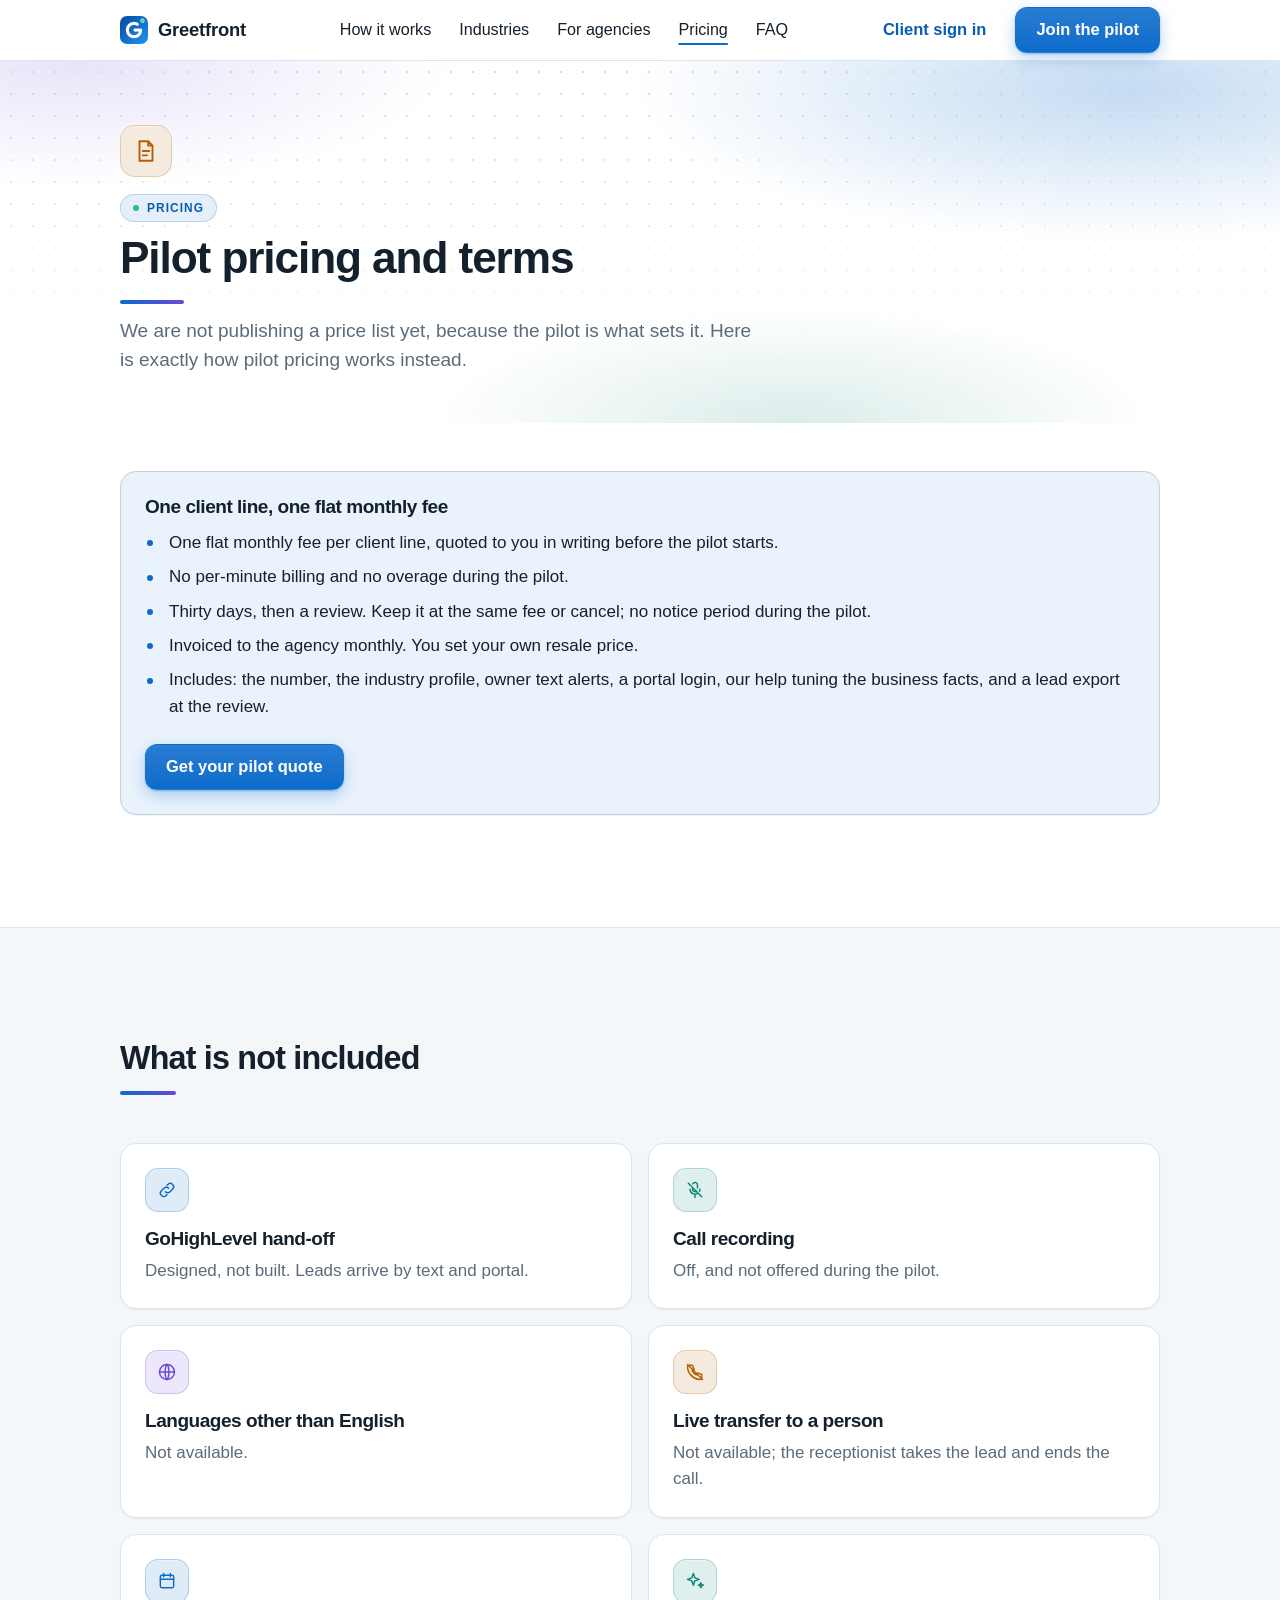
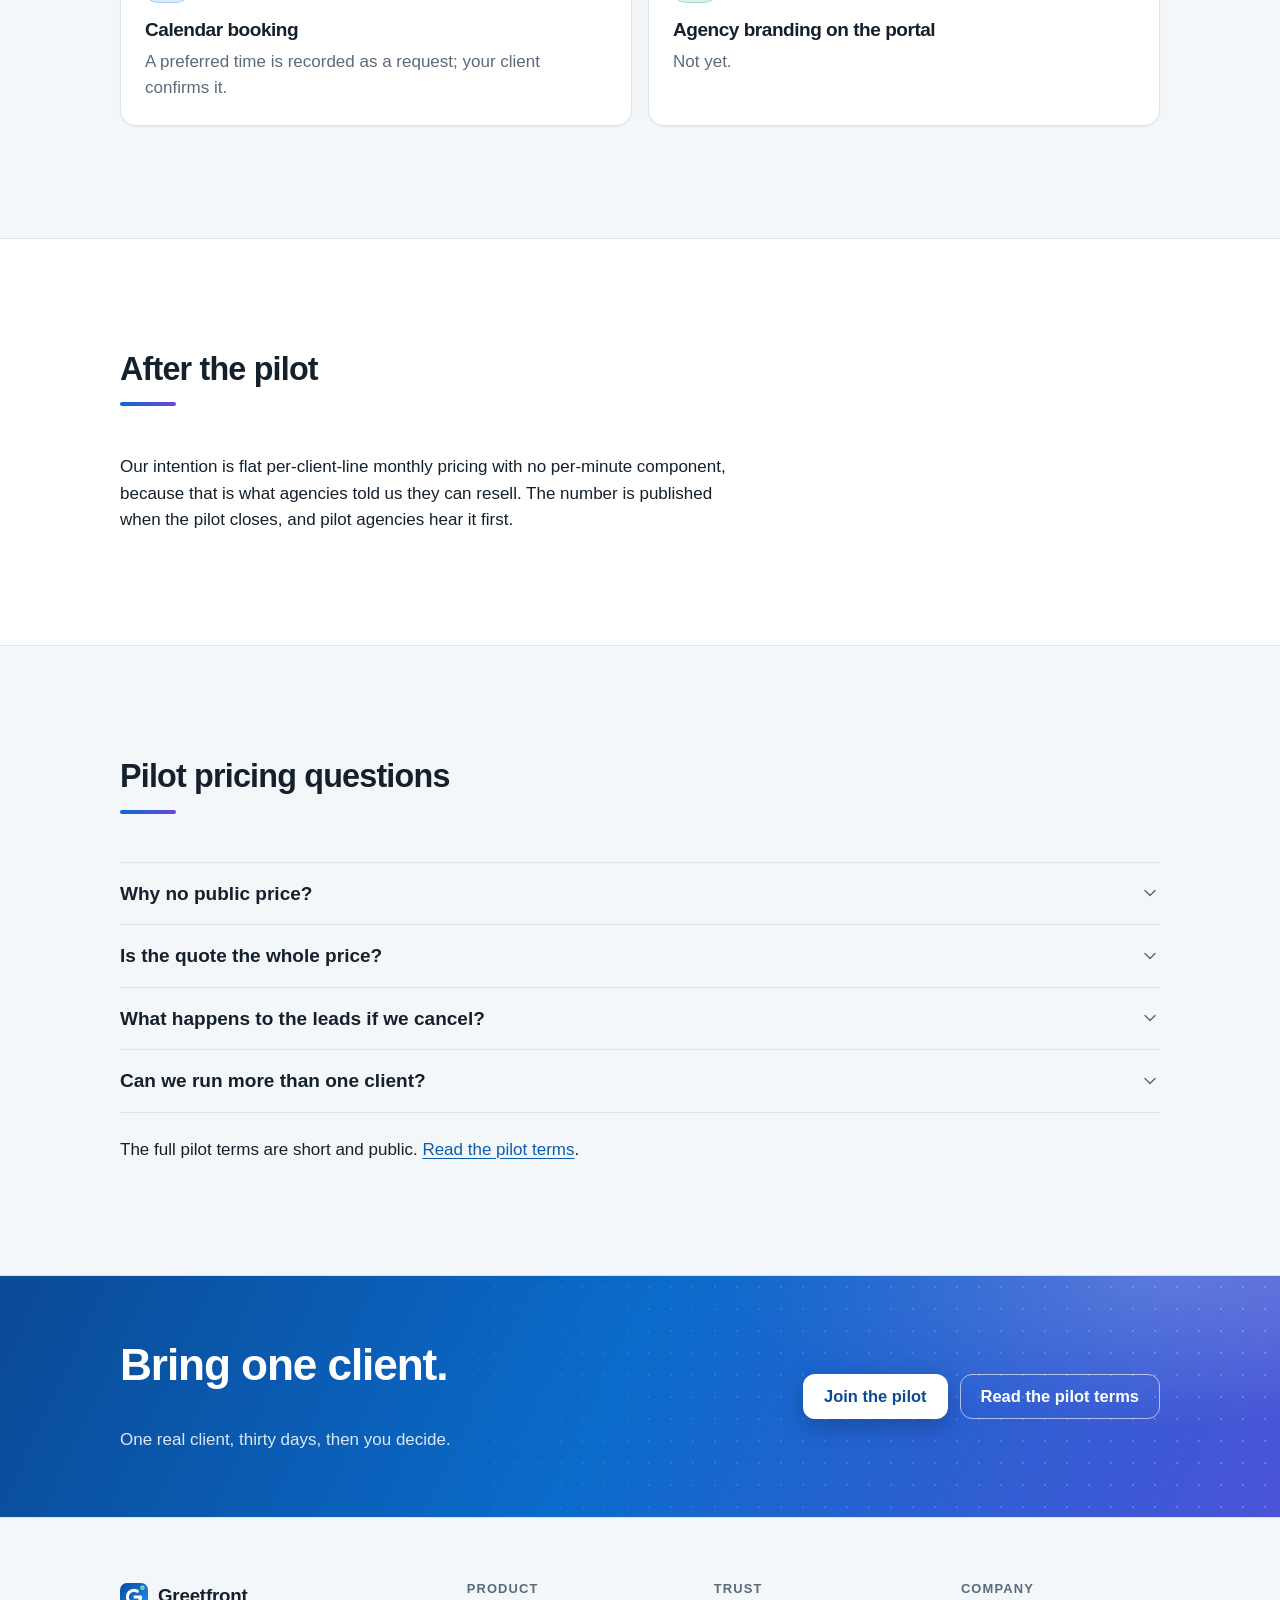
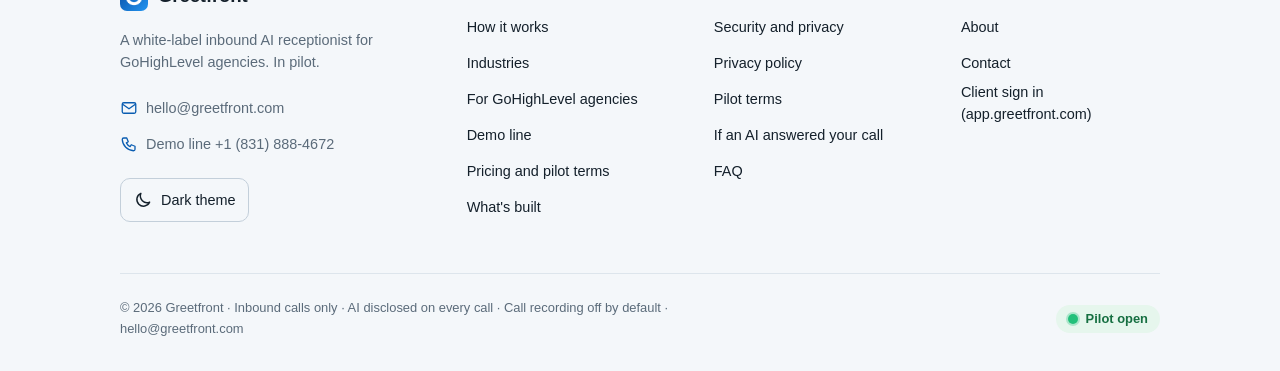
<file: pricing.html>
<!doctype html>
<html lang="en">
<head>
<meta charset="utf-8">
<meta name="viewport" content="width=device-width,initial-scale=1">
<meta http-equiv="Content-Security-Policy" content="default-src 'self'; img-src 'self' data:; style-src 'self'; script-src 'self'; base-uri 'self'; form-action 'none'">
<title>Pilot pricing and terms · Greetfront</title>
<meta name="description" content="Pilot pricing: one flat monthly fee per client line, quoted in writing before you start, no per-minute billing, cancel at the 30-day review.">
<link rel="canonical" href="https://greetfront.com/pricing">
<meta name="theme-color" media="(prefers-color-scheme: light)" content="#ffffff">
<meta name="theme-color" media="(prefers-color-scheme: dark)" content="#0e141a">
<link rel="icon" href="/favicon.svg" type="image/svg+xml"><link rel="icon" href="/logo.png" type="image/png" sizes="600x600"><link rel="apple-touch-icon" href="/logo.png">
<meta property="og:type" content="website"><meta property="og:site_name" content="Greetfront">
<meta property="og:title" content="Pilot pricing and terms"><meta property="og:description" content="Pilot pricing: one flat monthly fee per client line, quoted in writing before you start, no per-minute billing, cancel at the 30-day review.">
<meta property="og:url" content="https://greetfront.com/pricing"><meta property="og:image" content="https://greetfront.com/og.png"><meta property="og:image:width" content="1200"><meta property="og:image:height" content="630"><meta property="og:image:alt" content="Greetfront: your clients' missed calls, answered. Inbound AI receptionist, AI disclosed on every call.">
<meta name="twitter:card" content="summary_large_image"><meta name="twitter:image" content="https://greetfront.com/og.png">
<script src="/theme.js"></script>
<link rel="stylesheet" href="/styles.css">
<script type="application/ld+json">{"@context":"https://schema.org","@graph":[{"@id":"https://greetfront.com/#org"},{"@type":"WebPage","name":"Pilot pricing and terms","url":"https://greetfront.com/pricing","isPartOf":{"@id":"https://greetfront.com/#site"}},{"@type":"BreadcrumbList","itemListElement":[{"@type":"ListItem","position":1,"name":"Home","item":"https://greetfront.com/"},{"@type":"ListItem","position":2,"name":"Pricing","item":"https://greetfront.com/pricing"}]}]}</script>
</head>
<body>
<a class="skip-link" href="#main">Skip to content</a>
<header class="nav"><div class="wrap"><div class="nav__bar"><a class="brand" href="/"><img src="/logo.png" width="28" height="28" alt="">Greetfront</a><nav class="nav__links" aria-label="Main"><a href="/how-it-works">How it works</a><a href="/industries">Industries</a><a href="/agencies">For agencies</a><a href="/pricing" aria-current="page">Pricing</a><a href="/faq">FAQ</a></nav><div class="nav__cta"><a class="btn btn--ghost" href="https://app.greetfront.com/" rel="noopener">Client sign in</a><a class="btn btn--primary" href="mailto:hello@greetfront.com?subject=Greetfront%20pilot%20(pricing)&amp;body=Agency%20name%3A%0AClients%20who%20miss%20calls%3A%0ATrades%3A%0A">Join the pilot</a></div><button type="button" class="nav__toggle" aria-controls="nav-panel" aria-expanded="false" aria-label="Open menu"><svg class="i i-menu" viewBox="0 0 24 24" width="20" height="20" fill="none" stroke="currentColor" stroke-width="1.75" stroke-linecap="round" stroke-linejoin="round" aria-hidden="true"><path d="M4 7h16M4 12h16M4 17h16"/></svg><svg class="i i-x" viewBox="0 0 24 24" width="20" height="20" fill="none" stroke="currentColor" stroke-width="1.75" stroke-linecap="round" stroke-linejoin="round" aria-hidden="true"><path d="M6 6l12 12M18 6L6 18"/></svg></button></div></div><div class="nav__panel" id="nav-panel"><div class="wrap"><ul><li><a class="nav__item" href="/how-it-works">How it works</a></li><li><a class="nav__item" href="/industries">Industries</a></li><li><a class="nav__item" href="/agencies">For agencies</a></li><li><a class="nav__item" href="/pricing" aria-current="page">Pricing</a></li><li><a class="nav__item" href="/faq">FAQ</a></li><li><a class="nav__item" href="/demo">Demo line</a></li><li><a class="nav__item" href="/security">Security</a></li><li><a class="nav__item" href="/about">About</a></li><li><a class="nav__item" href="/contact">Contact</a></li><li><a class="nav__item" href="https://app.greetfront.com/" rel="noopener">Client sign in</a></li></ul><div class="row-actions"><a class="btn btn--primary" href="mailto:hello@greetfront.com?subject=Greetfront%20pilot%20(pricing)&amp;body=Agency%20name%3A%0AClients%20who%20miss%20calls%3A%0ATrades%3A%0A">Join the pilot</a></div><button type="button" class="theme-toggle" aria-label="Switch to dark theme"><svg class="i i-moon" viewBox="0 0 24 24" width="20" height="20" fill="none" stroke="currentColor" stroke-width="1.75" stroke-linecap="round" stroke-linejoin="round" aria-hidden="true"><path d="M20 14.5A8 8 0 0 1 9.5 4 8 8 0 1 0 20 14.5z"/></svg><svg class="i i-sun" viewBox="0 0 24 24" width="20" height="20" fill="none" stroke="currentColor" stroke-width="1.75" stroke-linecap="round" stroke-linejoin="round" aria-hidden="true"><circle cx="12" cy="12" r="4"/><path d="M12 2v2M12 20v2M4.9 4.9l1.4 1.4M17.7 17.7l1.4 1.4M2 12h2M20 12h2M4.9 19.1l1.4-1.4M17.7 6.3l1.4-1.4"/></svg><span class="theme-toggle__text">Dark theme</span></button></div></div></header>
<main id="main">
<svg class="sprite" width="0" height="0" aria-hidden="true" focusable="false"><symbol id="i-chev" viewBox="0 0 24 24" fill="none" stroke="currentColor" stroke-width="1.75" stroke-linecap="round" stroke-linejoin="round"><path d="M6 9l6 6 6-6"/></symbol></svg><section class="page-head page-head--long"><div class="wrap"><span class="badge badge--lg badge--4"><svg class="i" aria-hidden="true"><use href="/icons.svg#file-text"/></svg></span><p class="eyebrow">Pricing</p><h1>Pilot pricing and terms</h1><p class="lead">We are not publishing a price list yet, because the pilot is what sets it. Here is exactly how pilot pricing works instead.</p></div></section><section class="section section--first"><div class="wrap"><div class="card card--tint"><h2>One client line, one flat monthly fee</h2><ul class="list"><li>One flat monthly fee per client line, quoted to you in writing before the pilot starts.</li><li>No per-minute billing and no overage during the pilot.</li><li>Thirty days, then a review. Keep it at the same fee or cancel; no notice period during the pilot.</li><li>Invoiced to the agency monthly. You set your own resale price.</li><li>Includes: the number, the industry profile, owner text alerts, a portal login, our help tuning the business facts, and a lead export at the review.</li></ul><div class="row-actions"><a class="btn btn--primary" href="mailto:hello@greetfront.com?subject=Greetfront%20pilot%20quote%20(pricing)&amp;body=Agency%20name%3A%0AClient%27s%20trade%3A%0ARough%20calls%20missed%20per%20week%3A%0A">Get your pilot quote</a></div></div></div></section><section class="section section--alt"><div class="wrap"><div class="section__head"><h2>What is not included</h2></div><div class="grid grid--2"><div class="card"><div class="card__icon"><svg class="i" aria-hidden="true"><use href="/icons.svg#link"/></svg></div><h3>GoHighLevel hand-off</h3><p>Designed, not built. Leads arrive by text and portal.</p></div><div class="card"><div class="card__icon"><svg class="i" aria-hidden="true"><use href="/icons.svg#mic-off"/></svg></div><h3>Call recording</h3><p>Off, and not offered during the pilot.</p></div><div class="card"><div class="card__icon"><svg class="i" aria-hidden="true"><use href="/icons.svg#globe"/></svg></div><h3>Languages other than English</h3><p>Not available.</p></div><div class="card"><div class="card__icon"><svg class="i" aria-hidden="true"><use href="/icons.svg#phone-off"/></svg></div><h3>Live transfer to a person</h3><p>Not available; the receptionist takes the lead and ends the call.</p></div><div class="card"><div class="card__icon"><svg class="i" aria-hidden="true"><use href="/icons.svg#calendar"/></svg></div><h3>Calendar booking</h3><p>A preferred time is recorded as a request; your client confirms it.</p></div><div class="card"><div class="card__icon"><svg class="i" aria-hidden="true"><use href="/icons.svg#sparkle"/></svg></div><h3>Agency branding on the portal</h3><p>Not yet.</p></div></div></div></section><section class="section"><div class="wrap"><div class="section__head"><h2>After the pilot</h2></div><div class="prose"><p>Our intention is flat per-client-line monthly pricing with no per-minute component, because that is what agencies told us they can resell. The number is published when the pilot closes, and pilot agencies hear it first.</p></div></div></section><section class="section section--alt"><div class="wrap"><div class="section__head"><h2>Pilot pricing questions</h2></div><div class="faq"><details class="faq__item"><summary><span>Why no public price?</span><svg class="i" width="20" height="20" aria-hidden="true"><use href="#i-chev"/></svg></summary><div class="faq__body"><p>Because we have not earned one yet. Publishing a number before a single pilot has closed would be a guess dressed up as a plan. The pilot quote is written and fixed for the pilot.</p></div></details><details class="faq__item"><summary><span>Is the quote the whole price?</span><svg class="i" width="20" height="20" aria-hidden="true"><use href="#i-chev"/></svg></summary><div class="faq__body"><p>Yes. Your written quote is the complete price for the pilot; there are no charges outside it.</p></div></details><details class="faq__item"><summary><span>What happens to the leads if we cancel?</span><svg class="i" width="20" height="20" aria-hidden="true"><use href="#i-chev"/></svg></summary><div class="faq__body"><p>We export them for you and delete the client line's data on request.</p></div></details><details class="faq__item"><summary><span>Can we run more than one client?</span><svg class="i" width="20" height="20" aria-hidden="true"><use href="#i-chev"/></svg></summary><div class="faq__body"><p>The pilot is one client per agency so we can watch every call. Ask anyway; a second line is a conversation, not a rule.</p></div></details></div><p class="mt-5">The full pilot terms are short and public. <a href="/terms">Read the pilot terms</a>.</p></div></section>
<section class="cta-band"><div class="wrap"><div class="cta"><h2>Bring one client.</h2><p>One real client, thirty days, then you decide.</p><div class="row-actions"><a class="btn btn--primary" href="mailto:hello@greetfront.com?subject=Greetfront%20pilot%20(pricing)&amp;body=Agency%20name%3A%0AClients%20who%20miss%20calls%3A%0ATrades%3A%0A">Join the pilot</a><a class="btn btn--secondary" href="/pricing">Read the pilot terms</a></div></div></div></section></main>
<footer class="footer"><div class="wrap"><div class="footer__grid"><div class="footer__brand"><a class="brand" href="/"><img src="/logo.png" width="28" height="28" alt="">Greetfront</a><p class="footer__tag">A white-label inbound AI receptionist for GoHighLevel agencies. In pilot.</p><ul class="footer__contact"><li><a href="mailto:hello@greetfront.com?subject=Greetfront%20(footer)"><svg class="i" aria-hidden="true"><use href="/icons.svg#mail"/></svg>hello@greetfront.com</a></li><li><a href="tel:+18318884672"><svg class="i" aria-hidden="true"><use href="/icons.svg#phone"/></svg>Demo line +1 (831) 888-4672</a></li></ul><button type="button" class="theme-toggle" aria-label="Switch to dark theme"><svg class="i i-moon" viewBox="0 0 24 24" width="20" height="20" fill="none" stroke="currentColor" stroke-width="1.75" stroke-linecap="round" stroke-linejoin="round" aria-hidden="true"><path d="M20 14.5A8 8 0 0 1 9.5 4 8 8 0 1 0 20 14.5z"/></svg><svg class="i i-sun" viewBox="0 0 24 24" width="20" height="20" fill="none" stroke="currentColor" stroke-width="1.75" stroke-linecap="round" stroke-linejoin="round" aria-hidden="true"><circle cx="12" cy="12" r="4"/><path d="M12 2v2M12 20v2M4.9 4.9l1.4 1.4M17.7 17.7l1.4 1.4M2 12h2M20 12h2M4.9 19.1l1.4-1.4M17.7 6.3l1.4-1.4"/></svg><span class="theme-toggle__text">Dark theme</span></button></div><div><h2>Product</h2><ul><li><a href="/how-it-works">How it works</a></li><li><a href="/industries">Industries</a></li><li><a href="/agencies">For GoHighLevel agencies</a></li><li><a href="/demo">Demo line</a></li><li><a href="/pricing">Pricing and pilot terms</a></li><li><a href="/roadmap">What's built</a></li></ul></div><div><h2>Trust</h2><ul><li><a href="/security">Security and privacy</a></li><li><a href="/privacy">Privacy policy</a></li><li><a href="/terms">Pilot terms</a></li><li><a href="/ai-disclosure">If an AI answered your call</a></li><li><a href="/faq">FAQ</a></li></ul></div><div><h2>Company</h2><ul><li><a href="/about">About</a></li><li><a href="/contact">Contact</a></li><li><a href="https://app.greetfront.com/">Client sign in (app.greetfront.com)</a></li></ul></div></div><div class="footer__bar"><p class="footer__legal">© 2026 Greetfront · Inbound calls only · AI disclosed on every call · Call recording off by default · hello@greetfront.com</p><span class="footer__status"><span class="status-dot" aria-hidden="true"></span>Pilot open</span></div></div></footer>
<script src="/site.js" defer></script>
</body>
</html>
</file>
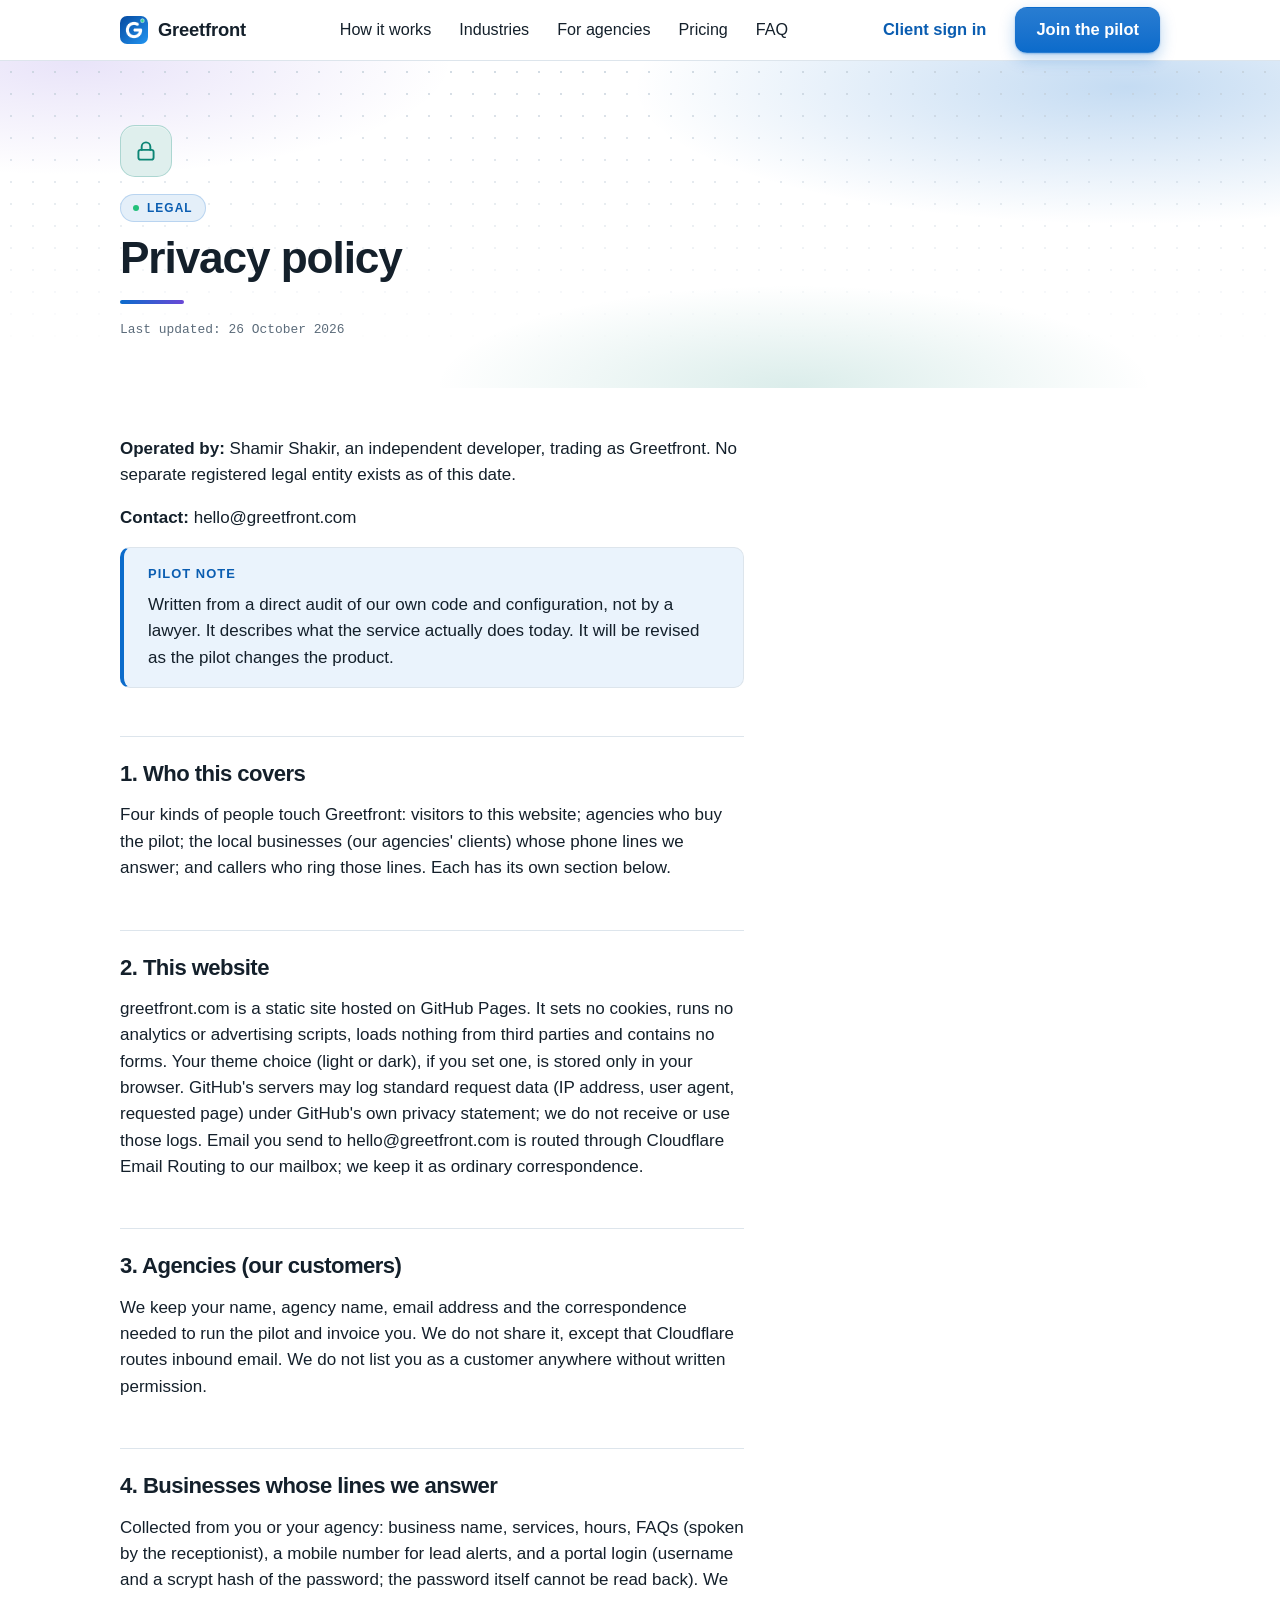
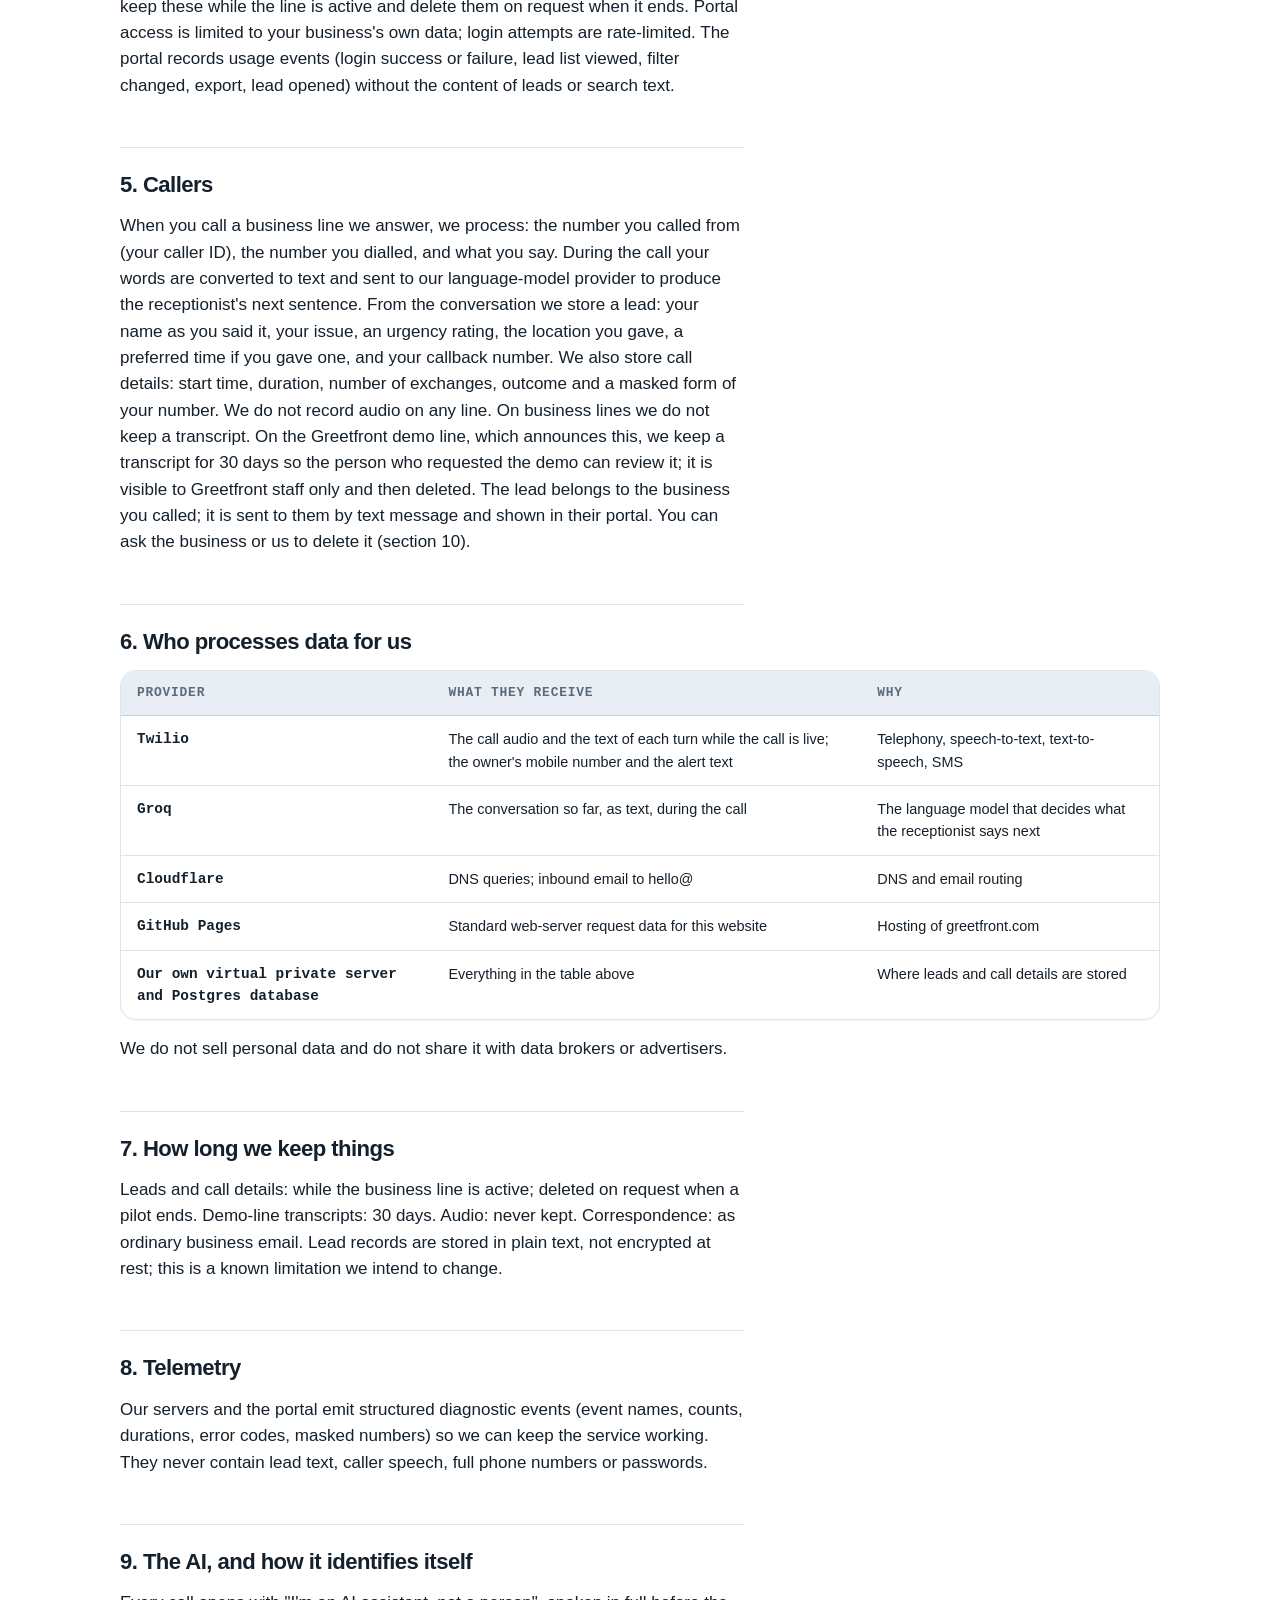
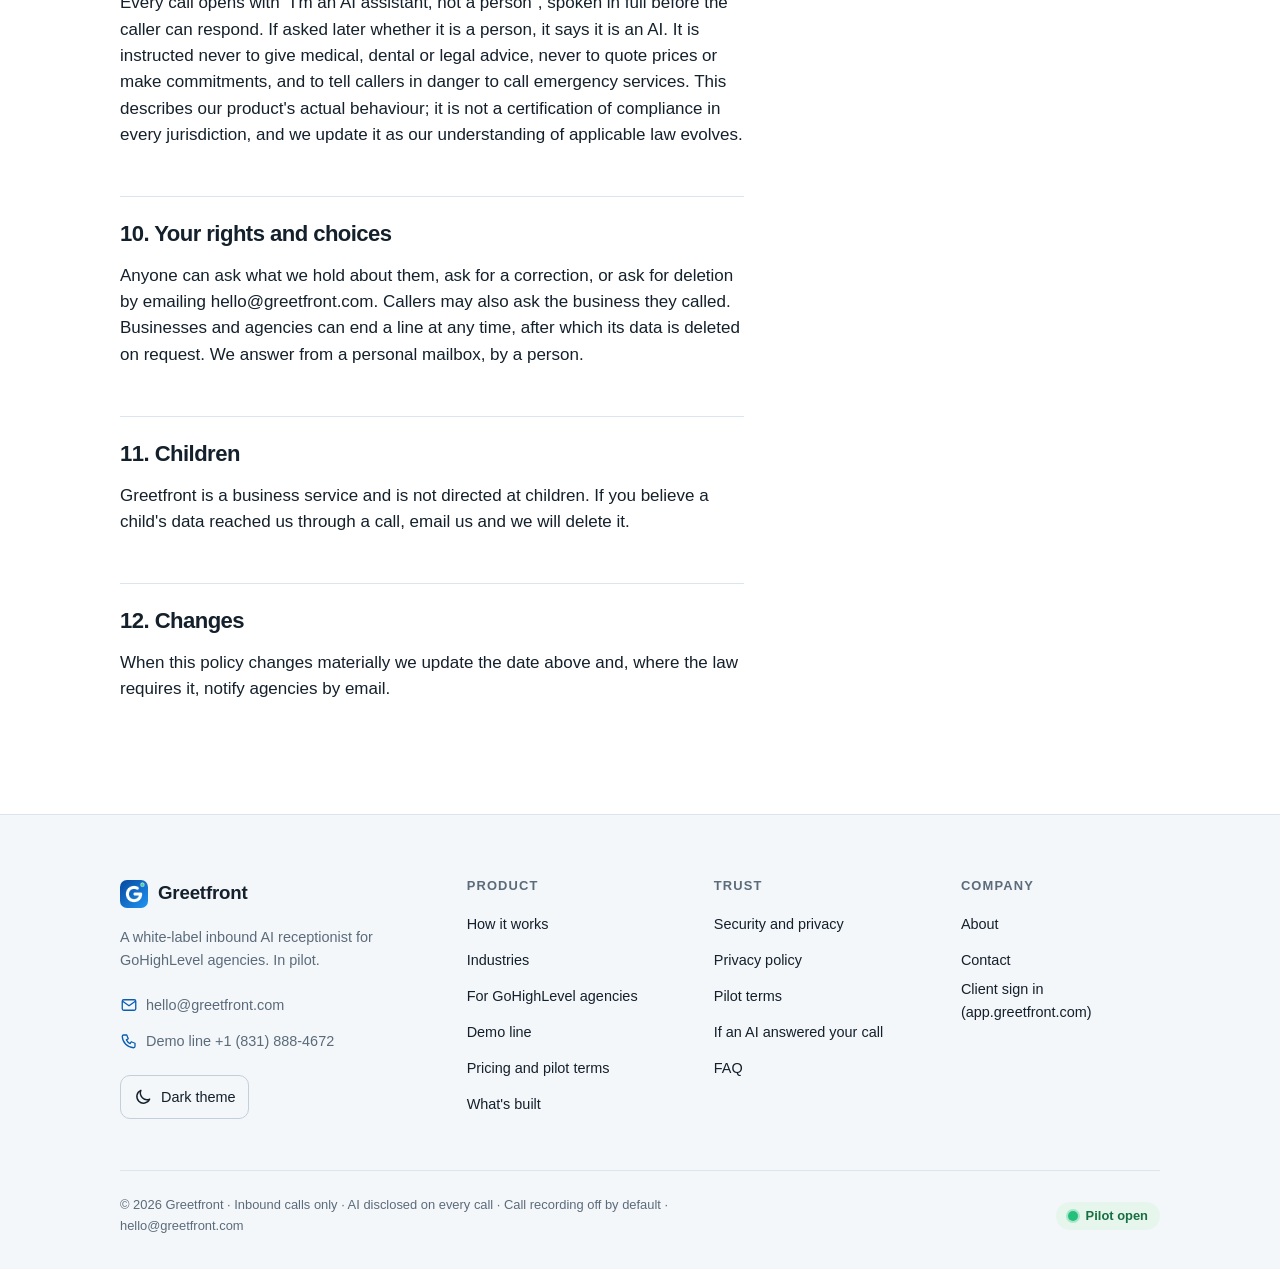
<file: privacy.html>
<!doctype html>
<html lang="en">
<head>
<meta charset="utf-8">
<meta name="viewport" content="width=device-width,initial-scale=1">
<meta http-equiv="Content-Security-Policy" content="default-src 'self'; img-src 'self' data:; style-src 'self'; script-src 'self'; base-uri 'self'; form-action 'none'">
<title>Privacy policy · Greetfront</title>
<meta name="description" content="Greetfront&#x27;s privacy policy: what we collect from website visitors, agencies, their clients and callers; who processes it; how long we keep it; your rights.">
<link rel="canonical" href="https://greetfront.com/privacy">
<meta name="theme-color" media="(prefers-color-scheme: light)" content="#ffffff">
<meta name="theme-color" media="(prefers-color-scheme: dark)" content="#0e141a">
<link rel="icon" href="/favicon.svg" type="image/svg+xml"><link rel="icon" href="/logo.png" type="image/png" sizes="600x600"><link rel="apple-touch-icon" href="/logo.png">
<meta property="og:type" content="website"><meta property="og:site_name" content="Greetfront">
<meta property="og:title" content="Privacy policy"><meta property="og:description" content="Greetfront&#x27;s privacy policy: what we collect from website visitors, agencies, their clients and callers; who processes it; how long we keep it; your rights.">
<meta property="og:url" content="https://greetfront.com/privacy"><meta property="og:image" content="https://greetfront.com/og.png"><meta property="og:image:width" content="1200"><meta property="og:image:height" content="630"><meta property="og:image:alt" content="Greetfront: your clients' missed calls, answered. Inbound AI receptionist, AI disclosed on every call.">
<meta name="twitter:card" content="summary_large_image"><meta name="twitter:image" content="https://greetfront.com/og.png">
<script src="/theme.js"></script>
<link rel="stylesheet" href="/styles.css">
<script type="application/ld+json">{"@context":"https://schema.org","@graph":[{"@id":"https://greetfront.com/#org"},{"@type":"WebPage","name":"Privacy policy","url":"https://greetfront.com/privacy","isPartOf":{"@id":"https://greetfront.com/#site"}},{"@type":"BreadcrumbList","itemListElement":[{"@type":"ListItem","position":1,"name":"Home","item":"https://greetfront.com/"},{"@type":"ListItem","position":2,"name":"Privacy policy","item":"https://greetfront.com/privacy"}]}]}</script>
</head>
<body>
<a class="skip-link" href="#main">Skip to content</a>
<header class="nav"><div class="wrap"><div class="nav__bar"><a class="brand" href="/"><img src="/logo.png" width="28" height="28" alt="">Greetfront</a><nav class="nav__links" aria-label="Main"><a href="/how-it-works">How it works</a><a href="/industries">Industries</a><a href="/agencies">For agencies</a><a href="/pricing">Pricing</a><a href="/faq">FAQ</a></nav><div class="nav__cta"><a class="btn btn--ghost" href="https://app.greetfront.com/" rel="noopener">Client sign in</a><a class="btn btn--primary" href="mailto:hello@greetfront.com?subject=Greetfront%20pilot%20(privacy)&amp;body=Agency%20name%3A%0AClients%20who%20miss%20calls%3A%0ATrades%3A%0A">Join the pilot</a></div><button type="button" class="nav__toggle" aria-controls="nav-panel" aria-expanded="false" aria-label="Open menu"><svg class="i i-menu" viewBox="0 0 24 24" width="20" height="20" fill="none" stroke="currentColor" stroke-width="1.75" stroke-linecap="round" stroke-linejoin="round" aria-hidden="true"><path d="M4 7h16M4 12h16M4 17h16"/></svg><svg class="i i-x" viewBox="0 0 24 24" width="20" height="20" fill="none" stroke="currentColor" stroke-width="1.75" stroke-linecap="round" stroke-linejoin="round" aria-hidden="true"><path d="M6 6l12 12M18 6L6 18"/></svg></button></div></div><div class="nav__panel" id="nav-panel"><div class="wrap"><ul><li><a class="nav__item" href="/how-it-works">How it works</a></li><li><a class="nav__item" href="/industries">Industries</a></li><li><a class="nav__item" href="/agencies">For agencies</a></li><li><a class="nav__item" href="/pricing">Pricing</a></li><li><a class="nav__item" href="/faq">FAQ</a></li><li><a class="nav__item" href="/demo">Demo line</a></li><li><a class="nav__item" href="/security">Security</a></li><li><a class="nav__item" href="/about">About</a></li><li><a class="nav__item" href="/contact">Contact</a></li><li><a class="nav__item" href="https://app.greetfront.com/" rel="noopener">Client sign in</a></li></ul><div class="row-actions"><a class="btn btn--primary" href="mailto:hello@greetfront.com?subject=Greetfront%20pilot%20(privacy)&amp;body=Agency%20name%3A%0AClients%20who%20miss%20calls%3A%0ATrades%3A%0A">Join the pilot</a></div><button type="button" class="theme-toggle" aria-label="Switch to dark theme"><svg class="i i-moon" viewBox="0 0 24 24" width="20" height="20" fill="none" stroke="currentColor" stroke-width="1.75" stroke-linecap="round" stroke-linejoin="round" aria-hidden="true"><path d="M20 14.5A8 8 0 0 1 9.5 4 8 8 0 1 0 20 14.5z"/></svg><svg class="i i-sun" viewBox="0 0 24 24" width="20" height="20" fill="none" stroke="currentColor" stroke-width="1.75" stroke-linecap="round" stroke-linejoin="round" aria-hidden="true"><circle cx="12" cy="12" r="4"/><path d="M12 2v2M12 20v2M4.9 4.9l1.4 1.4M17.7 17.7l1.4 1.4M2 12h2M20 12h2M4.9 19.1l1.4-1.4M17.7 6.3l1.4-1.4"/></svg><span class="theme-toggle__text">Dark theme</span></button></div></div></header>
<main id="main">
<section class="page-head page-head--long"><div class="wrap"><span class="badge badge--lg badge--2"><svg class="i" aria-hidden="true"><use href="/icons.svg#lock"/></svg></span><p class="eyebrow">Legal</p><h1>Privacy policy</h1><p class="mono-line">Last updated: 26 October 2026</p></div></section><section class="section section--first"><div class="wrap"><div class="prose"><p><strong>Operated by:</strong> Shamir Shakir, an independent developer, trading as Greetfront. No separate registered legal entity exists as of this date.</p><p><strong>Contact:</strong> hello@greetfront.com</p><div class="notice"><span class="notice__label">Pilot note</span><p>Written from a direct audit of our own code and configuration, not by a lawyer. It describes what the service actually does today. It will be revised as the pilot changes the product.</p></div><h2>1. Who this covers</h2><p>Four kinds of people touch Greetfront: visitors to this website; agencies who buy the pilot; the local businesses (our agencies' clients) whose phone lines we answer; and callers who ring those lines. Each has its own section below.</p><h2>2. This website</h2><p>greetfront.com is a static site hosted on GitHub Pages. It sets no cookies, runs no analytics or advertising scripts, loads nothing from third parties and contains no forms. Your theme choice (light or dark), if you set one, is stored only in your browser. GitHub's servers may log standard request data (IP address, user agent, requested page) under GitHub's own privacy statement; we do not receive or use those logs. Email you send to hello@greetfront.com is routed through Cloudflare Email Routing to our mailbox; we keep it as ordinary correspondence.</p><h2>3. Agencies (our customers)</h2><p>We keep your name, agency name, email address and the correspondence needed to run the pilot and invoice you. We do not share it, except that Cloudflare routes inbound email. We do not list you as a customer anywhere without written permission.</p><h2>4. Businesses whose lines we answer</h2><p>Collected from you or your agency: business name, services, hours, FAQs (spoken by the receptionist), a mobile number for lead alerts, and a portal login (username and a scrypt hash of the password; the password itself cannot be read back). We keep these while the line is active and delete them on request when it ends. Portal access is limited to your business's own data; login attempts are rate-limited. The portal records usage events (login success or failure, lead list viewed, filter changed, export, lead opened) without the content of leads or search text.</p><h2>5. Callers</h2><p>When you call a business line we answer, we process: the number you called from (your caller ID), the number you dialled, and what you say. During the call your words are converted to text and sent to our language-model provider to produce the receptionist's next sentence. From the conversation we store a lead: your name as you said it, your issue, an urgency rating, the location you gave, a preferred time if you gave one, and your callback number. We also store call details: start time, duration, number of exchanges, outcome and a masked form of your number. We do not record audio on any line. On business lines we do not keep a transcript. On the Greetfront demo line, which announces this, we keep a transcript for 30 days so the person who requested the demo can review it; it is visible to Greetfront staff only and then deleted. The lead belongs to the business you called; it is sent to them by text message and shown in their portal. You can ask the business or us to delete it (section 10).</p><h2>6. Who processes data for us</h2></div><div class="table-wrap"><table class="table"><thead><tr><th scope="col">Provider</th><th scope="col">What they receive</th><th scope="col">Why</th></tr></thead><tbody><tr><th scope="row">Twilio</th><td>The call audio and the text of each turn while the call is live; the owner's mobile number and the alert text</td><td>Telephony, speech-to-text, text-to-speech, SMS</td></tr><tr><th scope="row">Groq</th><td>The conversation so far, as text, during the call</td><td>The language model that decides what the receptionist says next</td></tr><tr><th scope="row">Cloudflare</th><td>DNS queries; inbound email to hello@</td><td>DNS and email routing</td></tr><tr><th scope="row">GitHub Pages</th><td>Standard web-server request data for this website</td><td>Hosting of greetfront.com</td></tr><tr><th scope="row">Our own virtual private server and Postgres database</th><td>Everything in the table above</td><td>Where leads and call details are stored</td></tr></tbody></table></div><div class="prose"><p>We do not sell personal data and do not share it with data brokers or advertisers.</p><h2>7. How long we keep things</h2><p>Leads and call details: while the business line is active; deleted on request when a pilot ends. Demo-line transcripts: 30 days. Audio: never kept. Correspondence: as ordinary business email. Lead records are stored in plain text, not encrypted at rest; this is a known limitation we intend to change.</p><h2>8. Telemetry</h2><p>Our servers and the portal emit structured diagnostic events (event names, counts, durations, error codes, masked numbers) so we can keep the service working. They never contain lead text, caller speech, full phone numbers or passwords.</p><h2>9. The AI, and how it identifies itself</h2><p>Every call opens with "I'm an AI assistant, not a person", spoken in full before the caller can respond. If asked later whether it is a person, it says it is an AI. It is instructed never to give medical, dental or legal advice, never to quote prices or make commitments, and to tell callers in danger to call emergency services. This describes our product's actual behaviour; it is not a certification of compliance in every jurisdiction, and we update it as our understanding of applicable law evolves.</p><h2>10. Your rights and choices</h2><p>Anyone can ask what we hold about them, ask for a correction, or ask for deletion by emailing hello@greetfront.com. Callers may also ask the business they called. Businesses and agencies can end a line at any time, after which its data is deleted on request. We answer from a personal mailbox, by a person.</p><h2>11. Children</h2><p>Greetfront is a business service and is not directed at children. If you believe a child's data reached us through a call, email us and we will delete it.</p><h2>12. Changes</h2><p>When this policy changes materially we update the date above and, where the law requires it, notify agencies by email.</p></div></div></section>
</main>
<footer class="footer"><div class="wrap"><div class="footer__grid"><div class="footer__brand"><a class="brand" href="/"><img src="/logo.png" width="28" height="28" alt="">Greetfront</a><p class="footer__tag">A white-label inbound AI receptionist for GoHighLevel agencies. In pilot.</p><ul class="footer__contact"><li><a href="mailto:hello@greetfront.com?subject=Greetfront%20(footer)"><svg class="i" aria-hidden="true"><use href="/icons.svg#mail"/></svg>hello@greetfront.com</a></li><li><a href="tel:+18318884672"><svg class="i" aria-hidden="true"><use href="/icons.svg#phone"/></svg>Demo line +1 (831) 888-4672</a></li></ul><button type="button" class="theme-toggle" aria-label="Switch to dark theme"><svg class="i i-moon" viewBox="0 0 24 24" width="20" height="20" fill="none" stroke="currentColor" stroke-width="1.75" stroke-linecap="round" stroke-linejoin="round" aria-hidden="true"><path d="M20 14.5A8 8 0 0 1 9.5 4 8 8 0 1 0 20 14.5z"/></svg><svg class="i i-sun" viewBox="0 0 24 24" width="20" height="20" fill="none" stroke="currentColor" stroke-width="1.75" stroke-linecap="round" stroke-linejoin="round" aria-hidden="true"><circle cx="12" cy="12" r="4"/><path d="M12 2v2M12 20v2M4.9 4.9l1.4 1.4M17.7 17.7l1.4 1.4M2 12h2M20 12h2M4.9 19.1l1.4-1.4M17.7 6.3l1.4-1.4"/></svg><span class="theme-toggle__text">Dark theme</span></button></div><div><h2>Product</h2><ul><li><a href="/how-it-works">How it works</a></li><li><a href="/industries">Industries</a></li><li><a href="/agencies">For GoHighLevel agencies</a></li><li><a href="/demo">Demo line</a></li><li><a href="/pricing">Pricing and pilot terms</a></li><li><a href="/roadmap">What's built</a></li></ul></div><div><h2>Trust</h2><ul><li><a href="/security">Security and privacy</a></li><li><a href="/privacy">Privacy policy</a></li><li><a href="/terms">Pilot terms</a></li><li><a href="/ai-disclosure">If an AI answered your call</a></li><li><a href="/faq">FAQ</a></li></ul></div><div><h2>Company</h2><ul><li><a href="/about">About</a></li><li><a href="/contact">Contact</a></li><li><a href="https://app.greetfront.com/">Client sign in (app.greetfront.com)</a></li></ul></div></div><div class="footer__bar"><p class="footer__legal">© 2026 Greetfront · Inbound calls only · AI disclosed on every call · Call recording off by default · hello@greetfront.com</p><span class="footer__status"><span class="status-dot" aria-hidden="true"></span>Pilot open</span></div></div></footer>
<script src="/site.js" defer></script>
</body>
</html>
</file>
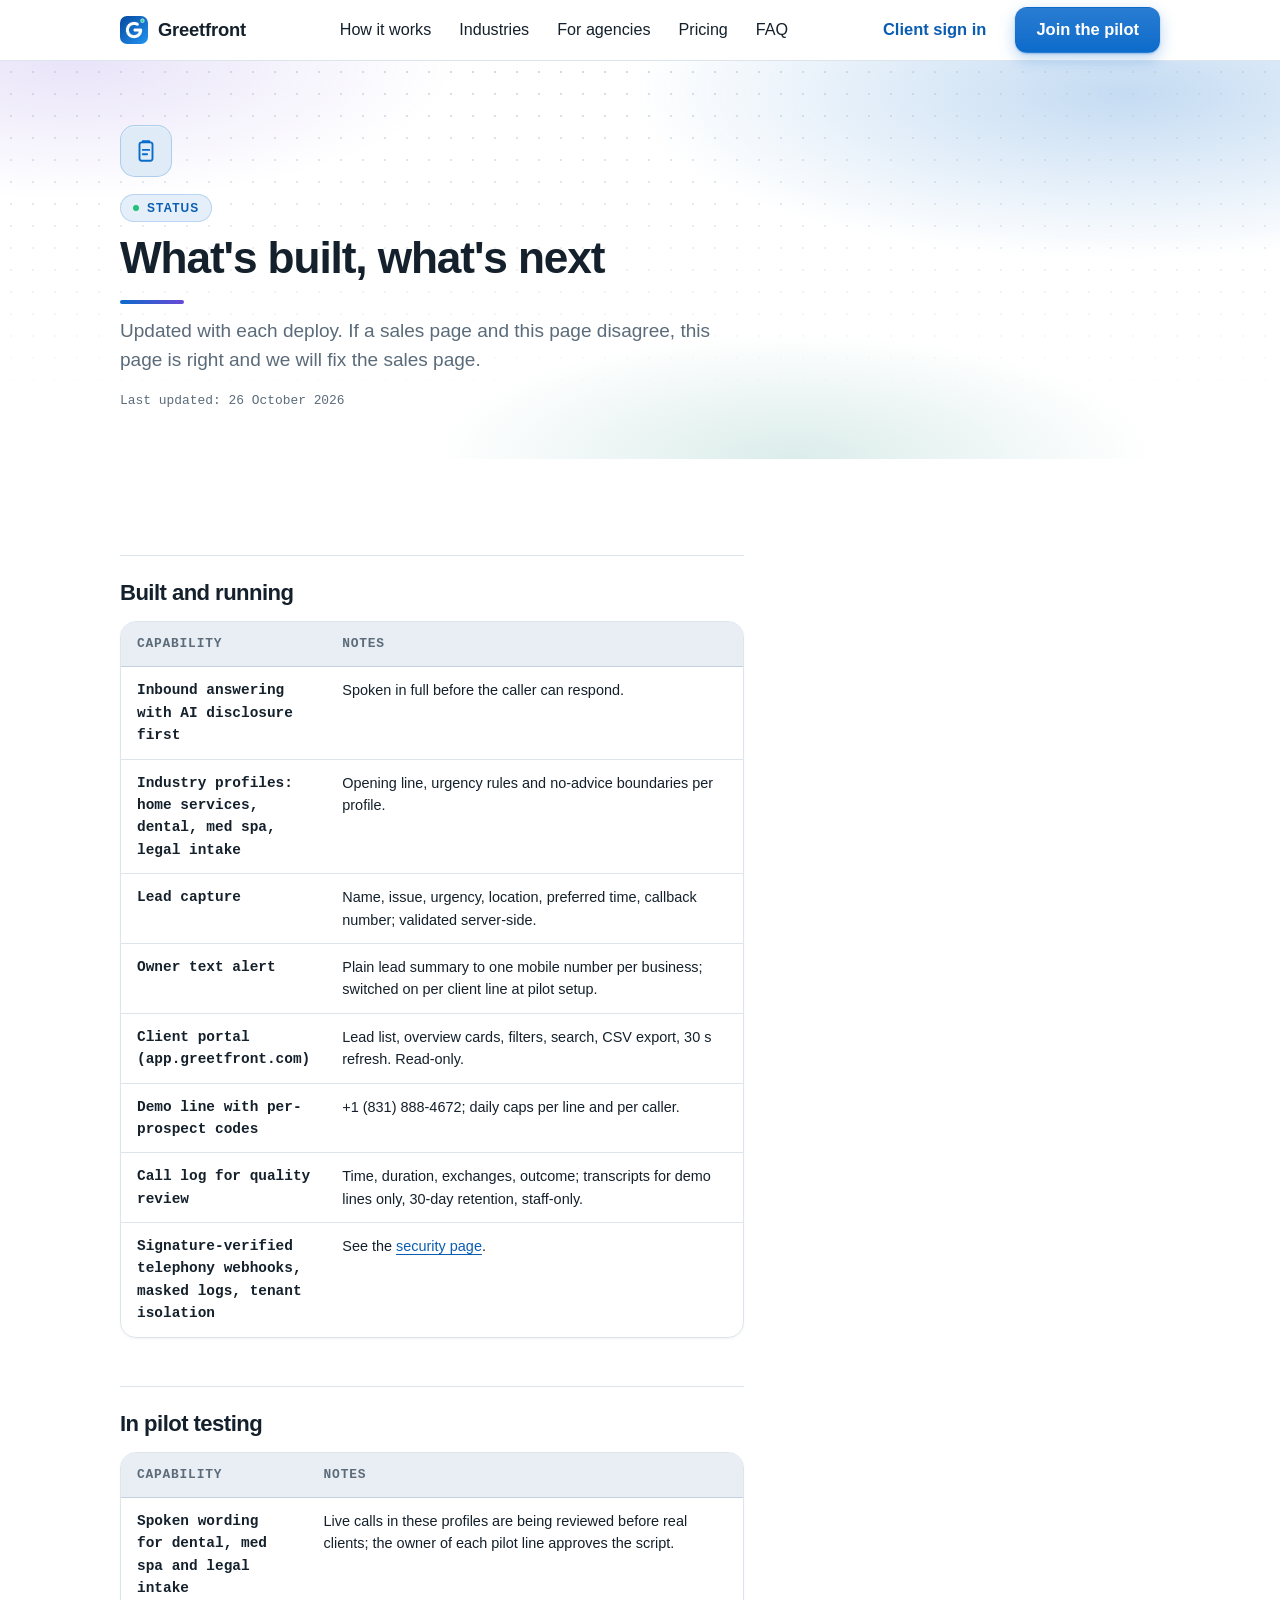
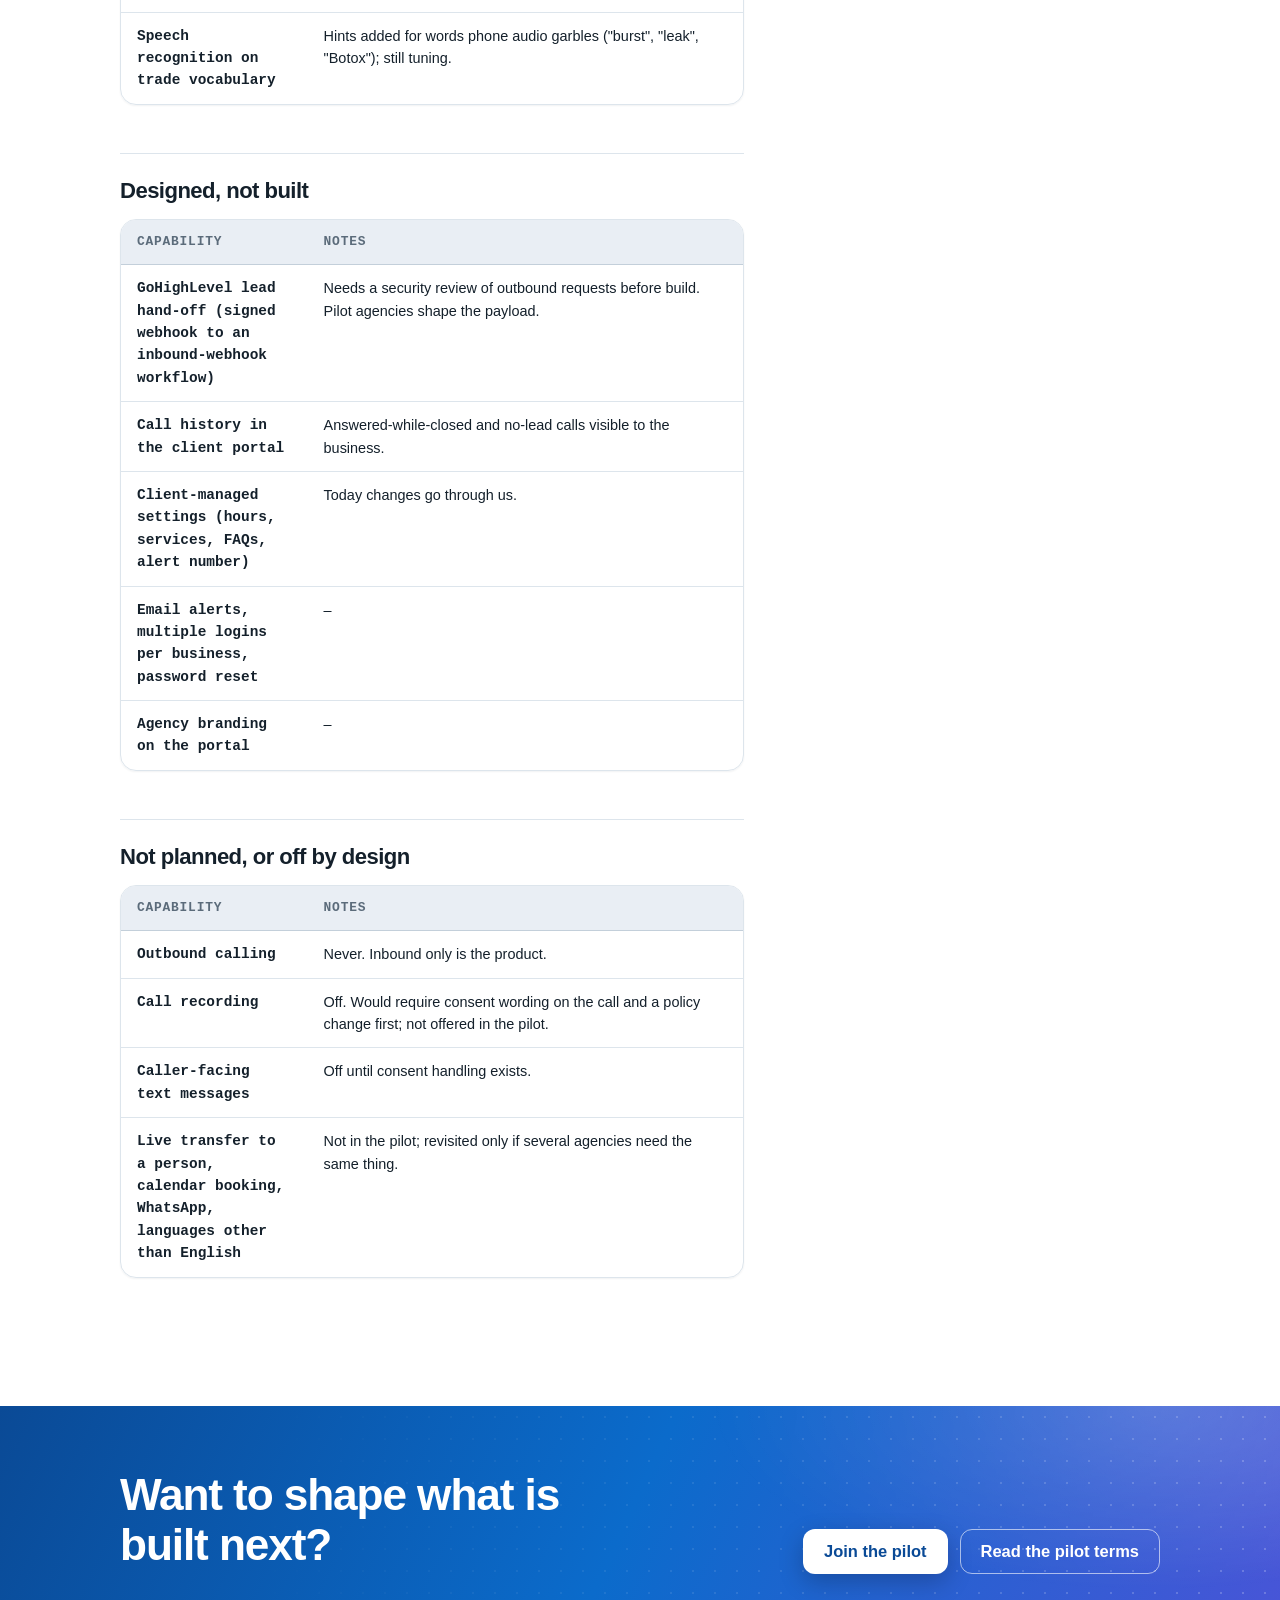
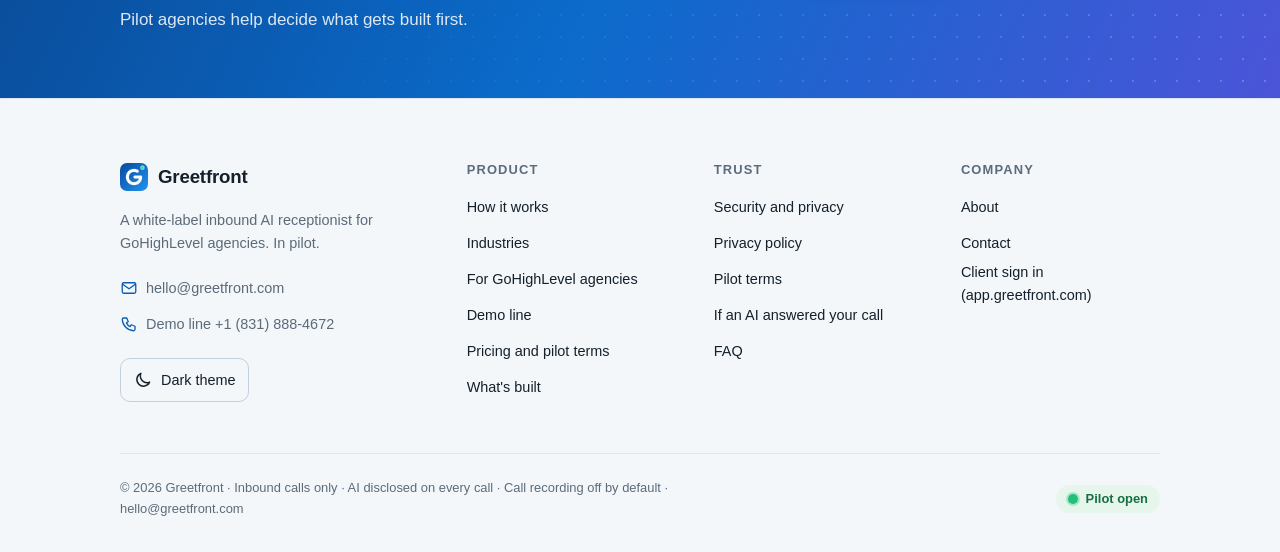
<file: roadmap.html>
<!doctype html>
<html lang="en">
<head>
<meta charset="utf-8">
<meta name="viewport" content="width=device-width,initial-scale=1">
<meta http-equiv="Content-Security-Policy" content="default-src 'self'; img-src 'self' data:; style-src 'self'; script-src 'self'; base-uri 'self'; form-action 'none'">
<title>What's built, what's next · Greetfront</title>
<meta name="description" content="A public, dated list of what Greetfront does today, what is in pilot testing, what is designed but not built, and what we do not plan to build.">
<link rel="canonical" href="https://greetfront.com/roadmap">
<meta name="theme-color" media="(prefers-color-scheme: light)" content="#ffffff">
<meta name="theme-color" media="(prefers-color-scheme: dark)" content="#0e141a">
<link rel="icon" href="/favicon.svg" type="image/svg+xml"><link rel="icon" href="/logo.png" type="image/png" sizes="600x600"><link rel="apple-touch-icon" href="/logo.png">
<meta property="og:type" content="website"><meta property="og:site_name" content="Greetfront">
<meta property="og:title" content="What&#x27;s built, what&#x27;s next"><meta property="og:description" content="A public, dated list of what Greetfront does today, what is in pilot testing, what is designed but not built, and what we do not plan to build.">
<meta property="og:url" content="https://greetfront.com/roadmap"><meta property="og:image" content="https://greetfront.com/og.png"><meta property="og:image:width" content="1200"><meta property="og:image:height" content="630"><meta property="og:image:alt" content="Greetfront: your clients' missed calls, answered. Inbound AI receptionist, AI disclosed on every call.">
<meta name="twitter:card" content="summary_large_image"><meta name="twitter:image" content="https://greetfront.com/og.png">
<script src="/theme.js"></script>
<link rel="stylesheet" href="/styles.css">
<script type="application/ld+json">{"@context":"https://schema.org","@graph":[{"@id":"https://greetfront.com/#org"},{"@type":"WebPage","name":"What's built, what's next","url":"https://greetfront.com/roadmap","isPartOf":{"@id":"https://greetfront.com/#site"}},{"@type":"BreadcrumbList","itemListElement":[{"@type":"ListItem","position":1,"name":"Home","item":"https://greetfront.com/"},{"@type":"ListItem","position":2,"name":"What's built, what's next","item":"https://greetfront.com/roadmap"}]}]}</script>
</head>
<body>
<a class="skip-link" href="#main">Skip to content</a>
<header class="nav"><div class="wrap"><div class="nav__bar"><a class="brand" href="/"><img src="/logo.png" width="28" height="28" alt="">Greetfront</a><nav class="nav__links" aria-label="Main"><a href="/how-it-works">How it works</a><a href="/industries">Industries</a><a href="/agencies">For agencies</a><a href="/pricing">Pricing</a><a href="/faq">FAQ</a></nav><div class="nav__cta"><a class="btn btn--ghost" href="https://app.greetfront.com/" rel="noopener">Client sign in</a><a class="btn btn--primary" href="mailto:hello@greetfront.com?subject=Greetfront%20pilot%20(roadmap)&amp;body=Agency%20name%3A%0AClients%20who%20miss%20calls%3A%0ATrades%3A%0A">Join the pilot</a></div><button type="button" class="nav__toggle" aria-controls="nav-panel" aria-expanded="false" aria-label="Open menu"><svg class="i i-menu" viewBox="0 0 24 24" width="20" height="20" fill="none" stroke="currentColor" stroke-width="1.75" stroke-linecap="round" stroke-linejoin="round" aria-hidden="true"><path d="M4 7h16M4 12h16M4 17h16"/></svg><svg class="i i-x" viewBox="0 0 24 24" width="20" height="20" fill="none" stroke="currentColor" stroke-width="1.75" stroke-linecap="round" stroke-linejoin="round" aria-hidden="true"><path d="M6 6l12 12M18 6L6 18"/></svg></button></div></div><div class="nav__panel" id="nav-panel"><div class="wrap"><ul><li><a class="nav__item" href="/how-it-works">How it works</a></li><li><a class="nav__item" href="/industries">Industries</a></li><li><a class="nav__item" href="/agencies">For agencies</a></li><li><a class="nav__item" href="/pricing">Pricing</a></li><li><a class="nav__item" href="/faq">FAQ</a></li><li><a class="nav__item" href="/demo">Demo line</a></li><li><a class="nav__item" href="/security">Security</a></li><li><a class="nav__item" href="/about">About</a></li><li><a class="nav__item" href="/contact">Contact</a></li><li><a class="nav__item" href="https://app.greetfront.com/" rel="noopener">Client sign in</a></li></ul><div class="row-actions"><a class="btn btn--primary" href="mailto:hello@greetfront.com?subject=Greetfront%20pilot%20(roadmap)&amp;body=Agency%20name%3A%0AClients%20who%20miss%20calls%3A%0ATrades%3A%0A">Join the pilot</a></div><button type="button" class="theme-toggle" aria-label="Switch to dark theme"><svg class="i i-moon" viewBox="0 0 24 24" width="20" height="20" fill="none" stroke="currentColor" stroke-width="1.75" stroke-linecap="round" stroke-linejoin="round" aria-hidden="true"><path d="M20 14.5A8 8 0 0 1 9.5 4 8 8 0 1 0 20 14.5z"/></svg><svg class="i i-sun" viewBox="0 0 24 24" width="20" height="20" fill="none" stroke="currentColor" stroke-width="1.75" stroke-linecap="round" stroke-linejoin="round" aria-hidden="true"><circle cx="12" cy="12" r="4"/><path d="M12 2v2M12 20v2M4.9 4.9l1.4 1.4M17.7 17.7l1.4 1.4M2 12h2M20 12h2M4.9 19.1l1.4-1.4M17.7 6.3l1.4-1.4"/></svg><span class="theme-toggle__text">Dark theme</span></button></div></div></header>
<main id="main">
<section class="page-head page-head--long"><div class="wrap"><span class="badge badge--lg"><svg class="i" aria-hidden="true"><use href="/icons.svg#clipboard"/></svg></span><p class="eyebrow">Status</p><h1>What's built, what's next</h1><p class="lead">Updated with each deploy. If a sales page and this page disagree, this page is right and we will fix the sales page.</p><p class="mono-line">Last updated: 26 October 2026</p></div></section><section class="section section--first"><div class="wrap"><div class="prose"><h2>Built and running</h2><div class="table-wrap"><table class="table"><thead><tr><th scope="col">Capability</th><th scope="col">Notes</th></tr></thead><tbody><tr><th scope="row">Inbound answering with AI disclosure first</th><td>Spoken in full before the caller can respond.</td></tr><tr><th scope="row">Industry profiles: home services, dental, med spa, legal intake</th><td>Opening line, urgency rules and no-advice boundaries per profile.</td></tr><tr><th scope="row">Lead capture</th><td>Name, issue, urgency, location, preferred time, callback number; validated server-side.</td></tr><tr><th scope="row">Owner text alert</th><td>Plain lead summary to one mobile number per business; switched on per client line at pilot setup.</td></tr><tr><th scope="row">Client portal (app.greetfront.com)</th><td>Lead list, overview cards, filters, search, CSV export, 30 s refresh. Read-only.</td></tr><tr><th scope="row">Demo line with per-prospect codes</th><td>+1 (831) 888-4672; daily caps per line and per caller.</td></tr><tr><th scope="row">Call log for quality review</th><td>Time, duration, exchanges, outcome; transcripts for demo lines only, 30-day retention, staff-only.</td></tr><tr><th scope="row">Signature-verified telephony webhooks, masked logs, tenant isolation</th><td>See the <a href="/security">security page</a>.</td></tr></tbody></table></div><h2>In pilot testing</h2><div class="table-wrap"><table class="table"><thead><tr><th scope="col">Capability</th><th scope="col">Notes</th></tr></thead><tbody><tr><th scope="row">Spoken wording for dental, med spa and legal intake</th><td>Live calls in these profiles are being reviewed before real clients; the owner of each pilot line approves the script.</td></tr><tr><th scope="row">Speech recognition on trade vocabulary</th><td>Hints added for words phone audio garbles ("burst", "leak", "Botox"); still tuning.</td></tr></tbody></table></div><h2>Designed, not built</h2><div class="table-wrap"><table class="table"><thead><tr><th scope="col">Capability</th><th scope="col">Notes</th></tr></thead><tbody><tr><th scope="row">GoHighLevel lead hand-off (signed webhook to an inbound-webhook workflow)</th><td>Needs a security review of outbound requests before build. Pilot agencies shape the payload.</td></tr><tr><th scope="row">Call history in the client portal</th><td>Answered-while-closed and no-lead calls visible to the business.</td></tr><tr><th scope="row">Client-managed settings (hours, services, FAQs, alert number)</th><td>Today changes go through us.</td></tr><tr><th scope="row">Email alerts, multiple logins per business, password reset</th><td>–</td></tr><tr><th scope="row">Agency branding on the portal</th><td>–</td></tr></tbody></table></div><h2>Not planned, or off by design</h2><div class="table-wrap"><table class="table"><thead><tr><th scope="col">Capability</th><th scope="col">Notes</th></tr></thead><tbody><tr><th scope="row">Outbound calling</th><td>Never. Inbound only is the product.</td></tr><tr><th scope="row">Call recording</th><td>Off. Would require consent wording on the call and a policy change first; not offered in the pilot.</td></tr><tr><th scope="row">Caller-facing text messages</th><td>Off until consent handling exists.</td></tr><tr><th scope="row">Live transfer to a person, calendar booking, WhatsApp, languages other than English</th><td>Not in the pilot; revisited only if several agencies need the same thing.</td></tr></tbody></table></div></div></div></section>
<section class="cta-band"><div class="wrap"><div class="cta"><h2>Want to shape what is built next?</h2><p>Pilot agencies help decide what gets built first.</p><div class="row-actions"><a class="btn btn--primary" href="mailto:hello@greetfront.com?subject=Greetfront%20pilot%20(roadmap)&amp;body=Agency%20name%3A%0AClients%20who%20miss%20calls%3A%0ATrades%3A%0A">Join the pilot</a><a class="btn btn--secondary" href="/pricing">Read the pilot terms</a></div></div></div></section></main>
<footer class="footer"><div class="wrap"><div class="footer__grid"><div class="footer__brand"><a class="brand" href="/"><img src="/logo.png" width="28" height="28" alt="">Greetfront</a><p class="footer__tag">A white-label inbound AI receptionist for GoHighLevel agencies. In pilot.</p><ul class="footer__contact"><li><a href="mailto:hello@greetfront.com?subject=Greetfront%20(footer)"><svg class="i" aria-hidden="true"><use href="/icons.svg#mail"/></svg>hello@greetfront.com</a></li><li><a href="tel:+18318884672"><svg class="i" aria-hidden="true"><use href="/icons.svg#phone"/></svg>Demo line +1 (831) 888-4672</a></li></ul><button type="button" class="theme-toggle" aria-label="Switch to dark theme"><svg class="i i-moon" viewBox="0 0 24 24" width="20" height="20" fill="none" stroke="currentColor" stroke-width="1.75" stroke-linecap="round" stroke-linejoin="round" aria-hidden="true"><path d="M20 14.5A8 8 0 0 1 9.5 4 8 8 0 1 0 20 14.5z"/></svg><svg class="i i-sun" viewBox="0 0 24 24" width="20" height="20" fill="none" stroke="currentColor" stroke-width="1.75" stroke-linecap="round" stroke-linejoin="round" aria-hidden="true"><circle cx="12" cy="12" r="4"/><path d="M12 2v2M12 20v2M4.9 4.9l1.4 1.4M17.7 17.7l1.4 1.4M2 12h2M20 12h2M4.9 19.1l1.4-1.4M17.7 6.3l1.4-1.4"/></svg><span class="theme-toggle__text">Dark theme</span></button></div><div><h2>Product</h2><ul><li><a href="/how-it-works">How it works</a></li><li><a href="/industries">Industries</a></li><li><a href="/agencies">For GoHighLevel agencies</a></li><li><a href="/demo">Demo line</a></li><li><a href="/pricing">Pricing and pilot terms</a></li><li><a href="/roadmap">What's built</a></li></ul></div><div><h2>Trust</h2><ul><li><a href="/security">Security and privacy</a></li><li><a href="/privacy">Privacy policy</a></li><li><a href="/terms">Pilot terms</a></li><li><a href="/ai-disclosure">If an AI answered your call</a></li><li><a href="/faq">FAQ</a></li></ul></div><div><h2>Company</h2><ul><li><a href="/about">About</a></li><li><a href="/contact">Contact</a></li><li><a href="https://app.greetfront.com/">Client sign in (app.greetfront.com)</a></li></ul></div></div><div class="footer__bar"><p class="footer__legal">© 2026 Greetfront · Inbound calls only · AI disclosed on every call · Call recording off by default · hello@greetfront.com</p><span class="footer__status"><span class="status-dot" aria-hidden="true"></span>Pilot open</span></div></div></footer>
<script src="/site.js" defer></script>
</body>
</html>
</file>
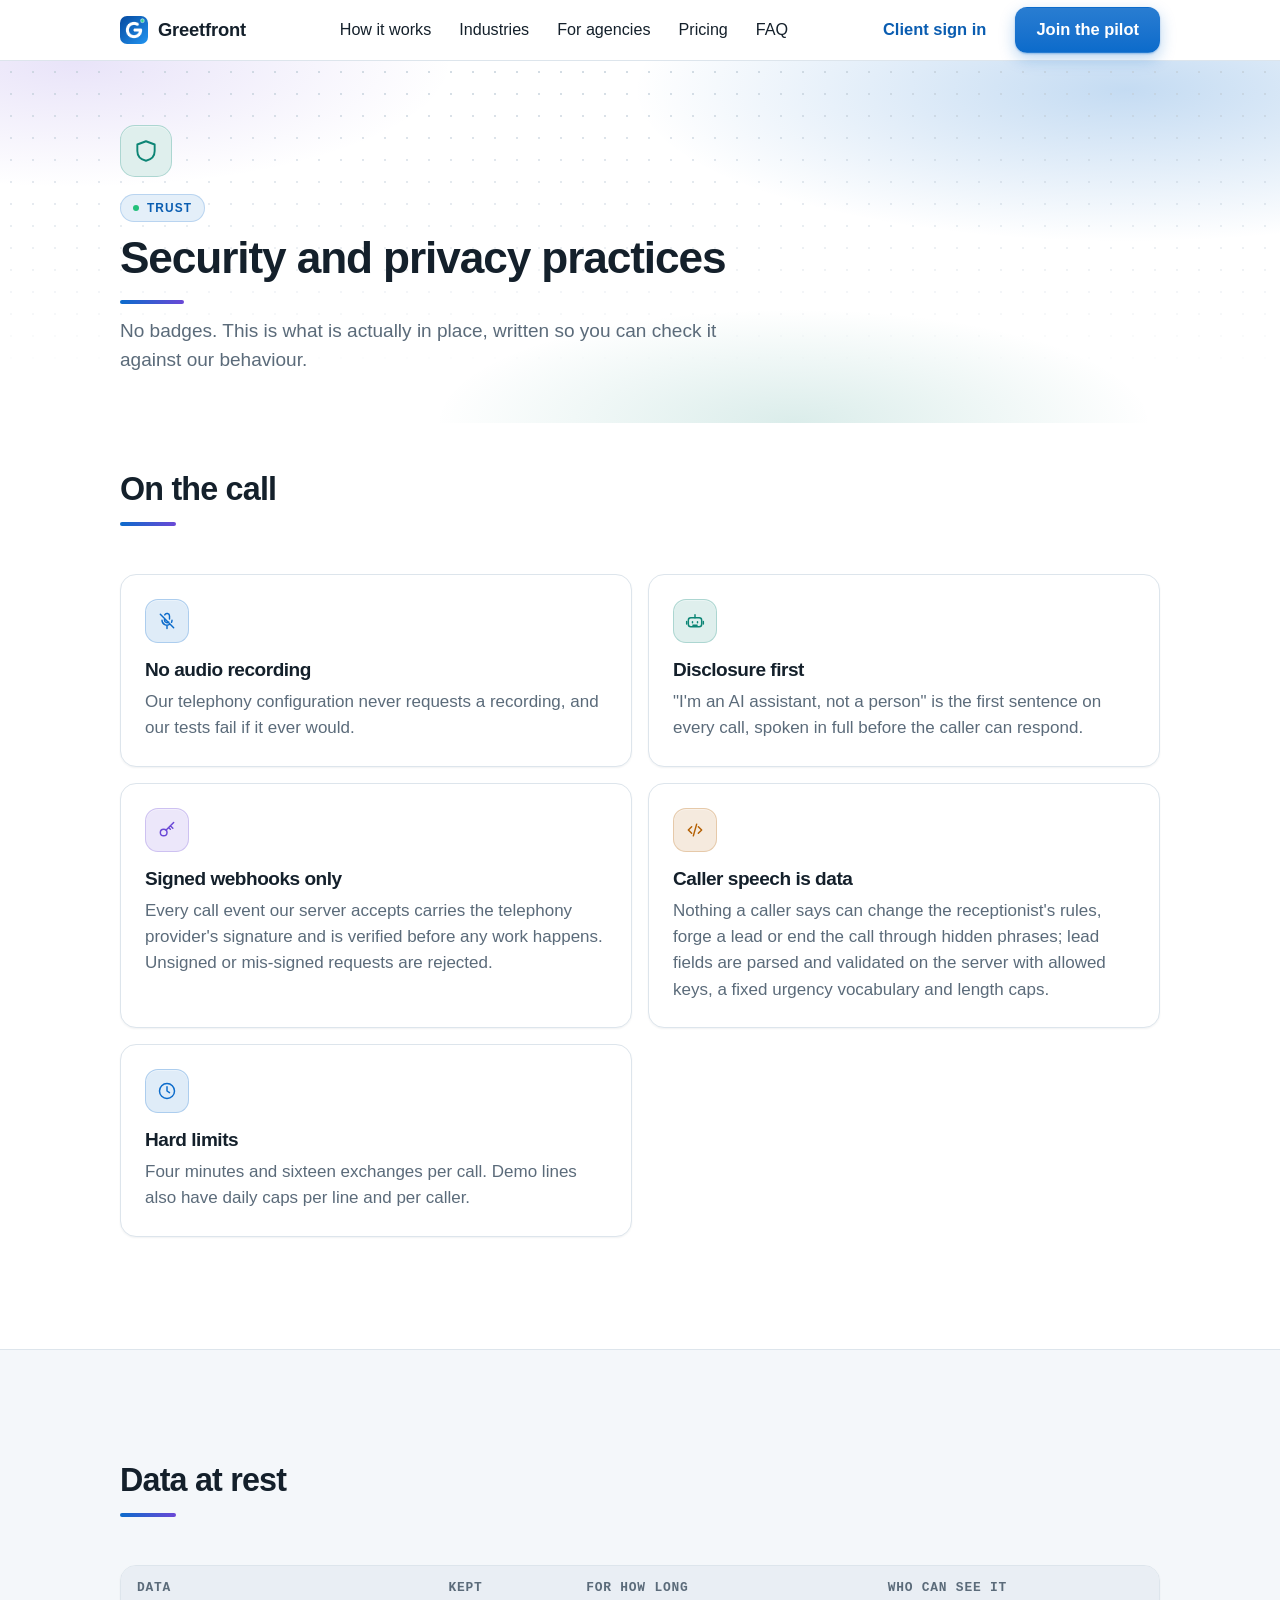
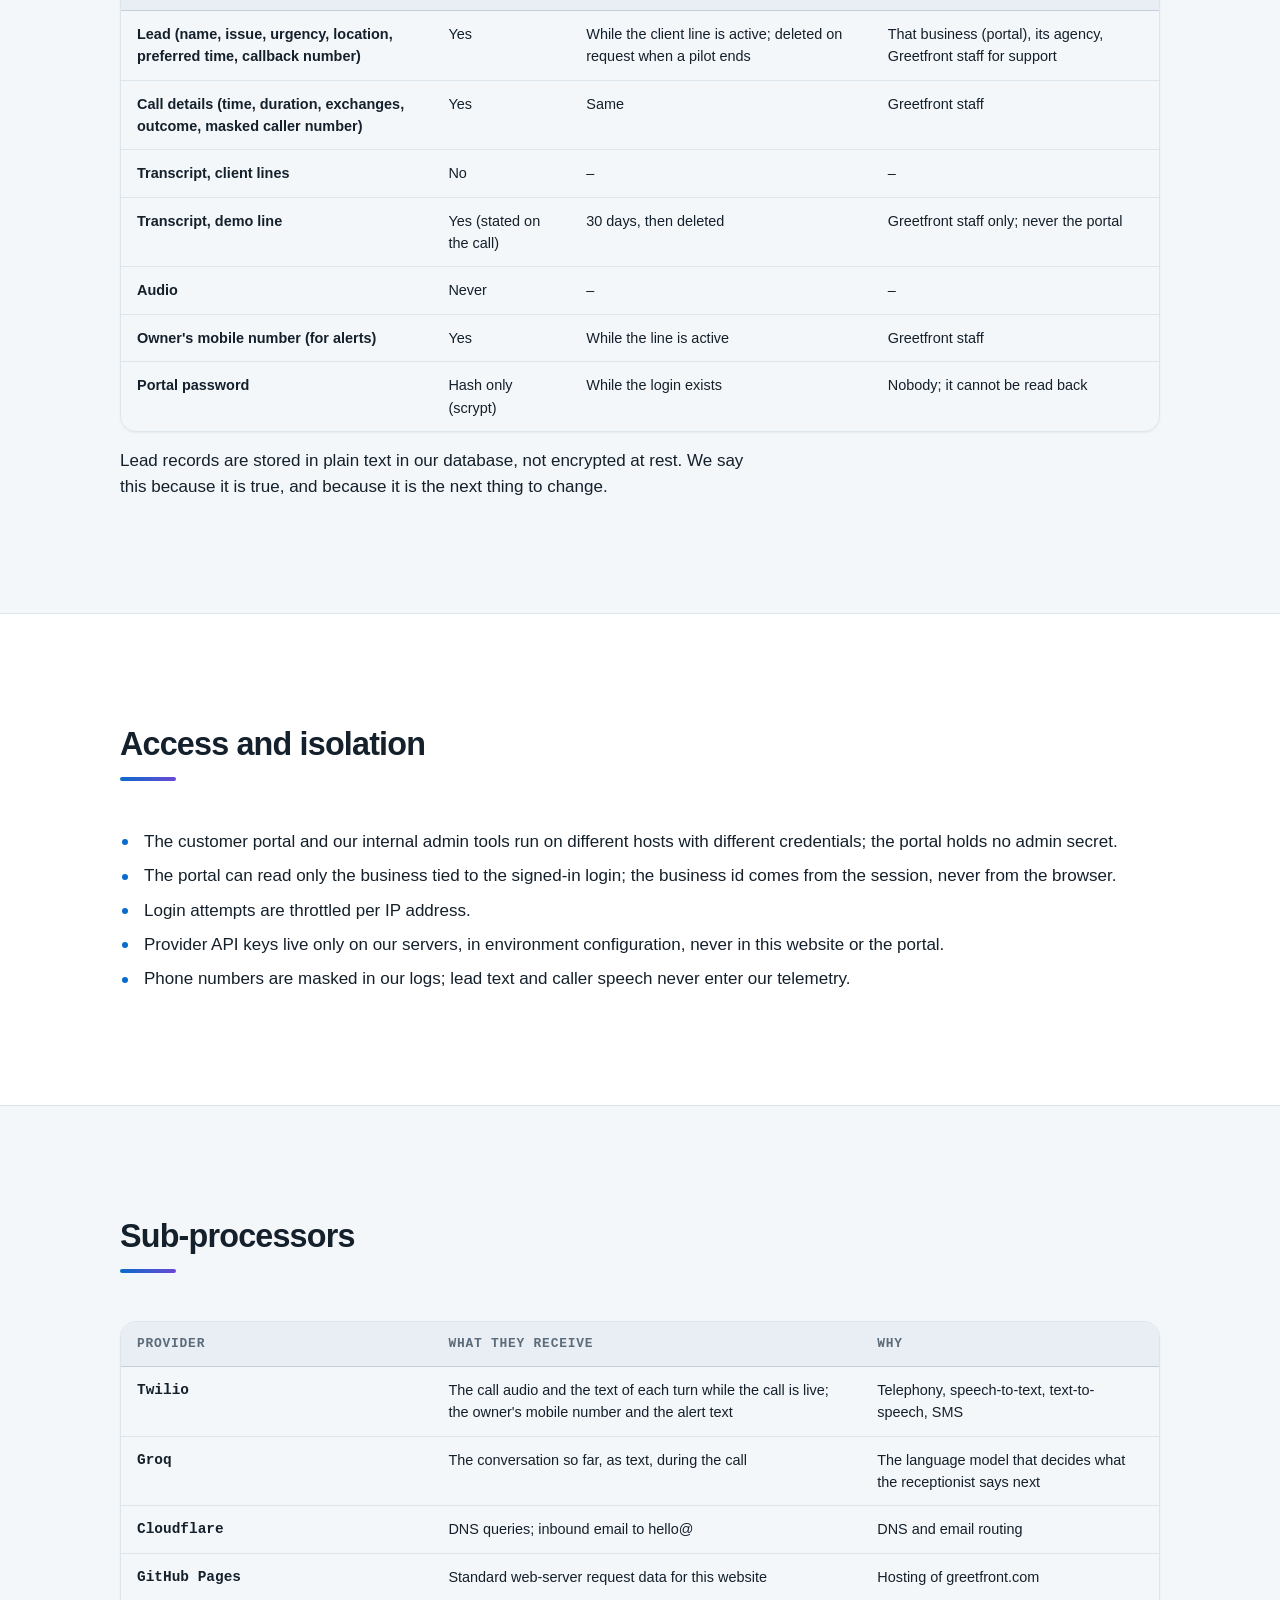
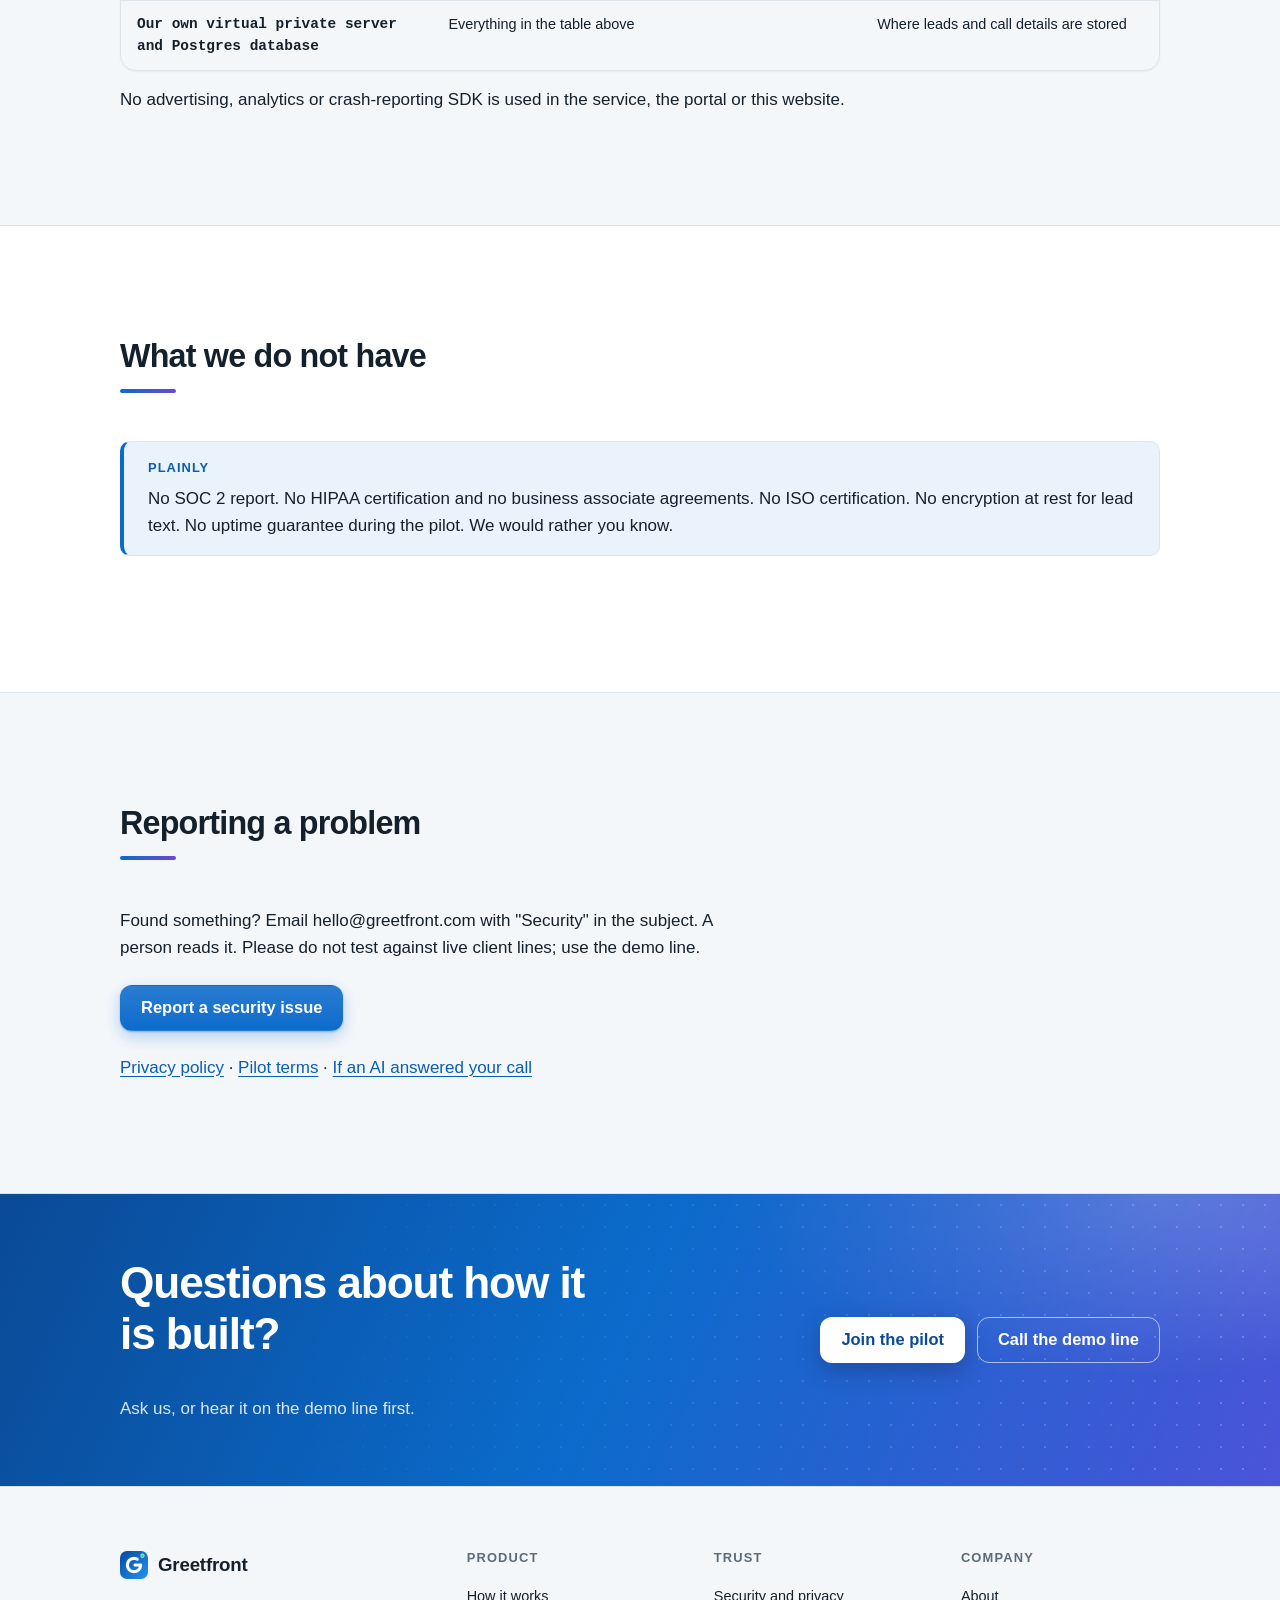
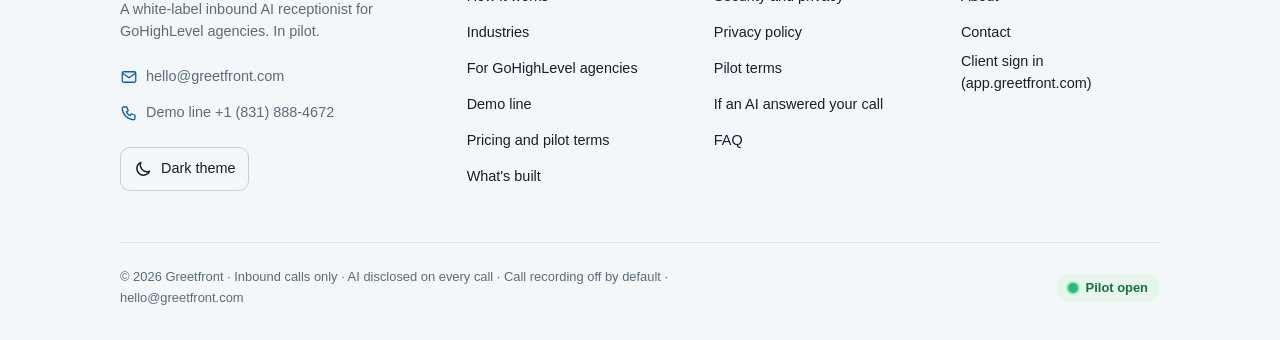
<file: security.html>
<!doctype html>
<html lang="en">
<head>
<meta charset="utf-8">
<meta name="viewport" content="width=device-width,initial-scale=1">
<meta http-equiv="Content-Security-Policy" content="default-src 'self'; img-src 'self' data:; style-src 'self'; script-src 'self'; base-uri 'self'; form-action 'none'">
<title>Security and privacy practices · Greetfront</title>
<meta name="description" content="How Greetfront protects callers&#x27; and clients&#x27; data: no recording, signed webhooks, tenant isolation, masked logs, named sub-processors, and what we lack.">
<link rel="canonical" href="https://greetfront.com/security">
<meta name="theme-color" media="(prefers-color-scheme: light)" content="#ffffff">
<meta name="theme-color" media="(prefers-color-scheme: dark)" content="#0e141a">
<link rel="icon" href="/favicon.svg" type="image/svg+xml"><link rel="icon" href="/logo.png" type="image/png" sizes="600x600"><link rel="apple-touch-icon" href="/logo.png">
<meta property="og:type" content="website"><meta property="og:site_name" content="Greetfront">
<meta property="og:title" content="Security and privacy practices"><meta property="og:description" content="How Greetfront protects callers&#x27; and clients&#x27; data: no recording, signed webhooks, tenant isolation, masked logs, named sub-processors, and what we lack.">
<meta property="og:url" content="https://greetfront.com/security"><meta property="og:image" content="https://greetfront.com/og.png"><meta property="og:image:width" content="1200"><meta property="og:image:height" content="630"><meta property="og:image:alt" content="Greetfront: your clients' missed calls, answered. Inbound AI receptionist, AI disclosed on every call.">
<meta name="twitter:card" content="summary_large_image"><meta name="twitter:image" content="https://greetfront.com/og.png">
<script src="/theme.js"></script>
<link rel="stylesheet" href="/styles.css">
<script type="application/ld+json">{"@context":"https://schema.org","@graph":[{"@id":"https://greetfront.com/#org"},{"@type":"WebPage","name":"Security and privacy practices","url":"https://greetfront.com/security","isPartOf":{"@id":"https://greetfront.com/#site"}},{"@type":"BreadcrumbList","itemListElement":[{"@type":"ListItem","position":1,"name":"Home","item":"https://greetfront.com/"},{"@type":"ListItem","position":2,"name":"Security and privacy practices","item":"https://greetfront.com/security"}]}]}</script>
</head>
<body>
<a class="skip-link" href="#main">Skip to content</a>
<header class="nav"><div class="wrap"><div class="nav__bar"><a class="brand" href="/"><img src="/logo.png" width="28" height="28" alt="">Greetfront</a><nav class="nav__links" aria-label="Main"><a href="/how-it-works">How it works</a><a href="/industries">Industries</a><a href="/agencies">For agencies</a><a href="/pricing">Pricing</a><a href="/faq">FAQ</a></nav><div class="nav__cta"><a class="btn btn--ghost" href="https://app.greetfront.com/" rel="noopener">Client sign in</a><a class="btn btn--primary" href="mailto:hello@greetfront.com?subject=Greetfront%20pilot%20(security)&amp;body=Agency%20name%3A%0AClients%20who%20miss%20calls%3A%0ATrades%3A%0A">Join the pilot</a></div><button type="button" class="nav__toggle" aria-controls="nav-panel" aria-expanded="false" aria-label="Open menu"><svg class="i i-menu" viewBox="0 0 24 24" width="20" height="20" fill="none" stroke="currentColor" stroke-width="1.75" stroke-linecap="round" stroke-linejoin="round" aria-hidden="true"><path d="M4 7h16M4 12h16M4 17h16"/></svg><svg class="i i-x" viewBox="0 0 24 24" width="20" height="20" fill="none" stroke="currentColor" stroke-width="1.75" stroke-linecap="round" stroke-linejoin="round" aria-hidden="true"><path d="M6 6l12 12M18 6L6 18"/></svg></button></div></div><div class="nav__panel" id="nav-panel"><div class="wrap"><ul><li><a class="nav__item" href="/how-it-works">How it works</a></li><li><a class="nav__item" href="/industries">Industries</a></li><li><a class="nav__item" href="/agencies">For agencies</a></li><li><a class="nav__item" href="/pricing">Pricing</a></li><li><a class="nav__item" href="/faq">FAQ</a></li><li><a class="nav__item" href="/demo">Demo line</a></li><li><a class="nav__item" href="/security" aria-current="page">Security</a></li><li><a class="nav__item" href="/about">About</a></li><li><a class="nav__item" href="/contact">Contact</a></li><li><a class="nav__item" href="https://app.greetfront.com/" rel="noopener">Client sign in</a></li></ul><div class="row-actions"><a class="btn btn--primary" href="mailto:hello@greetfront.com?subject=Greetfront%20pilot%20(security)&amp;body=Agency%20name%3A%0AClients%20who%20miss%20calls%3A%0ATrades%3A%0A">Join the pilot</a></div><button type="button" class="theme-toggle" aria-label="Switch to dark theme"><svg class="i i-moon" viewBox="0 0 24 24" width="20" height="20" fill="none" stroke="currentColor" stroke-width="1.75" stroke-linecap="round" stroke-linejoin="round" aria-hidden="true"><path d="M20 14.5A8 8 0 0 1 9.5 4 8 8 0 1 0 20 14.5z"/></svg><svg class="i i-sun" viewBox="0 0 24 24" width="20" height="20" fill="none" stroke="currentColor" stroke-width="1.75" stroke-linecap="round" stroke-linejoin="round" aria-hidden="true"><circle cx="12" cy="12" r="4"/><path d="M12 2v2M12 20v2M4.9 4.9l1.4 1.4M17.7 17.7l1.4 1.4M2 12h2M20 12h2M4.9 19.1l1.4-1.4M17.7 6.3l1.4-1.4"/></svg><span class="theme-toggle__text">Dark theme</span></button></div></div></header>
<main id="main">
<section class="page-head page-head--long"><div class="wrap"><span class="badge badge--lg badge--2"><svg class="i" aria-hidden="true"><use href="/icons.svg#shield"/></svg></span><p class="eyebrow">Trust</p><h1>Security and privacy practices</h1><p class="lead">No badges. This is what is actually in place, written so you can check it against our behaviour.</p></div></section><section class="section section--first"><div class="wrap"><div class="section__head"><h2>On the call</h2></div><div class="grid grid--2"><div class="card"><div class="card__icon"><svg class="i" aria-hidden="true"><use href="/icons.svg#mic-off"/></svg></div><h3>No audio recording</h3><p>Our telephony configuration never requests a recording, and our tests fail if it ever would.</p></div><div class="card"><div class="card__icon"><svg class="i" aria-hidden="true"><use href="/icons.svg#bot"/></svg></div><h3>Disclosure first</h3><p>"I'm an AI assistant, not a person" is the first sentence on every call, spoken in full before the caller can respond.</p></div><div class="card"><div class="card__icon"><svg class="i" aria-hidden="true"><use href="/icons.svg#key"/></svg></div><h3>Signed webhooks only</h3><p>Every call event our server accepts carries the telephony provider's signature and is verified before any work happens. Unsigned or mis-signed requests are rejected.</p></div><div class="card"><div class="card__icon"><svg class="i" aria-hidden="true"><use href="/icons.svg#code"/></svg></div><h3>Caller speech is data</h3><p>Nothing a caller says can change the receptionist's rules, forge a lead or end the call through hidden phrases; lead fields are parsed and validated on the server with allowed keys, a fixed urgency vocabulary and length caps.</p></div><div class="card"><div class="card__icon"><svg class="i" aria-hidden="true"><use href="/icons.svg#clock"/></svg></div><h3>Hard limits</h3><p>Four minutes and sixteen exchanges per call. Demo lines also have daily caps per line and per caller.</p></div></div></div></section><section class="section section--alt"><div class="wrap"><div class="section__head"><h2>Data at rest</h2></div><div class="table-wrap"><table class="table table--plain"><thead><tr><th scope="col">Data</th><th scope="col">Kept</th><th scope="col">For how long</th><th scope="col">Who can see it</th></tr></thead><tbody><tr><th scope="row">Lead (name, issue, urgency, location, preferred time, callback number)</th><td>Yes</td><td>While the client line is active; deleted on request when a pilot ends</td><td>That business (portal), its agency, Greetfront staff for support</td></tr><tr><th scope="row">Call details (time, duration, exchanges, outcome, masked caller number)</th><td>Yes</td><td>Same</td><td>Greetfront staff</td></tr><tr><th scope="row">Transcript, client lines</th><td>No</td><td>–</td><td>–</td></tr><tr><th scope="row">Transcript, demo line</th><td>Yes (stated on the call)</td><td>30 days, then deleted</td><td>Greetfront staff only; never the portal</td></tr><tr><th scope="row">Audio</th><td>Never</td><td>–</td><td>–</td></tr><tr><th scope="row">Owner's mobile number (for alerts)</th><td>Yes</td><td>While the line is active</td><td>Greetfront staff</td></tr><tr><th scope="row">Portal password</th><td>Hash only (scrypt)</td><td>While the login exists</td><td>Nobody; it cannot be read back</td></tr></tbody></table></div><div class="prose"><p>Lead records are stored in plain text in our database, not encrypted at rest. We say this because it is true, and because it is the next thing to change.</p></div></div></section><section class="section"><div class="wrap"><div class="section__head"><h2>Access and isolation</h2></div><ul class="list"><li>The customer portal and our internal admin tools run on different hosts with different credentials; the portal holds no admin secret.</li><li>The portal can read only the business tied to the signed-in login; the business id comes from the session, never from the browser.</li><li>Login attempts are throttled per IP address.</li><li>Provider API keys live only on our servers, in environment configuration, never in this website or the portal.</li><li>Phone numbers are masked in our logs; lead text and caller speech never enter our telemetry.</li></ul></div></section><section class="section section--alt"><div class="wrap"><div class="section__head"><h2>Sub-processors</h2></div><div class="table-wrap"><table class="table"><thead><tr><th scope="col">Provider</th><th scope="col">What they receive</th><th scope="col">Why</th></tr></thead><tbody><tr><th scope="row">Twilio</th><td>The call audio and the text of each turn while the call is live; the owner's mobile number and the alert text</td><td>Telephony, speech-to-text, text-to-speech, SMS</td></tr><tr><th scope="row">Groq</th><td>The conversation so far, as text, during the call</td><td>The language model that decides what the receptionist says next</td></tr><tr><th scope="row">Cloudflare</th><td>DNS queries; inbound email to hello@</td><td>DNS and email routing</td></tr><tr><th scope="row">GitHub Pages</th><td>Standard web-server request data for this website</td><td>Hosting of greetfront.com</td></tr><tr><th scope="row">Our own virtual private server and Postgres database</th><td>Everything in the table above</td><td>Where leads and call details are stored</td></tr></tbody></table></div><p>No advertising, analytics or crash-reporting SDK is used in the service, the portal or this website.</p></div></section><section class="section"><div class="wrap"><div class="section__head"><h2>What we do not have</h2></div><div class="notice"><span class="notice__label">Plainly</span><p>No SOC 2 report. No HIPAA certification and no business associate agreements. No ISO certification. No encryption at rest for lead text. No uptime guarantee during the pilot. We would rather you know.</p></div></div></section><section class="section section--alt"><div class="wrap"><div class="section__head"><h2>Reporting a problem</h2></div><div class="prose"><p>Found something? Email hello@greetfront.com with "Security" in the subject. A person reads it. Please do not test against live client lines; use the demo line.</p></div><div class="row-actions"><a class="btn btn--primary" href="mailto:hello@greetfront.com?subject=Security%20report%20(greetfront.com)&amp;body=What%20I%20found%3A%0AHow%20to%20reproduce%3A%0A">Report a security issue</a></div><p class="mt-5"><a href="/privacy">Privacy policy</a> · <a href="/terms">Pilot terms</a> · <a href="/ai-disclosure">If an AI answered your call</a></p></div></section>
<section class="cta-band"><div class="wrap"><div class="cta"><h2>Questions about how it is built?</h2><p>Ask us, or hear it on the demo line first.</p><div class="row-actions"><a class="btn btn--primary" href="mailto:hello@greetfront.com?subject=Greetfront%20pilot%20(security)&amp;body=Agency%20name%3A%0AClients%20who%20miss%20calls%3A%0ATrades%3A%0A">Join the pilot</a><a class="btn btn--secondary" href="/demo">Call the demo line</a></div></div></div></section></main>
<footer class="footer"><div class="wrap"><div class="footer__grid"><div class="footer__brand"><a class="brand" href="/"><img src="/logo.png" width="28" height="28" alt="">Greetfront</a><p class="footer__tag">A white-label inbound AI receptionist for GoHighLevel agencies. In pilot.</p><ul class="footer__contact"><li><a href="mailto:hello@greetfront.com?subject=Greetfront%20(footer)"><svg class="i" aria-hidden="true"><use href="/icons.svg#mail"/></svg>hello@greetfront.com</a></li><li><a href="tel:+18318884672"><svg class="i" aria-hidden="true"><use href="/icons.svg#phone"/></svg>Demo line +1 (831) 888-4672</a></li></ul><button type="button" class="theme-toggle" aria-label="Switch to dark theme"><svg class="i i-moon" viewBox="0 0 24 24" width="20" height="20" fill="none" stroke="currentColor" stroke-width="1.75" stroke-linecap="round" stroke-linejoin="round" aria-hidden="true"><path d="M20 14.5A8 8 0 0 1 9.5 4 8 8 0 1 0 20 14.5z"/></svg><svg class="i i-sun" viewBox="0 0 24 24" width="20" height="20" fill="none" stroke="currentColor" stroke-width="1.75" stroke-linecap="round" stroke-linejoin="round" aria-hidden="true"><circle cx="12" cy="12" r="4"/><path d="M12 2v2M12 20v2M4.9 4.9l1.4 1.4M17.7 17.7l1.4 1.4M2 12h2M20 12h2M4.9 19.1l1.4-1.4M17.7 6.3l1.4-1.4"/></svg><span class="theme-toggle__text">Dark theme</span></button></div><div><h2>Product</h2><ul><li><a href="/how-it-works">How it works</a></li><li><a href="/industries">Industries</a></li><li><a href="/agencies">For GoHighLevel agencies</a></li><li><a href="/demo">Demo line</a></li><li><a href="/pricing">Pricing and pilot terms</a></li><li><a href="/roadmap">What's built</a></li></ul></div><div><h2>Trust</h2><ul><li><a href="/security">Security and privacy</a></li><li><a href="/privacy">Privacy policy</a></li><li><a href="/terms">Pilot terms</a></li><li><a href="/ai-disclosure">If an AI answered your call</a></li><li><a href="/faq">FAQ</a></li></ul></div><div><h2>Company</h2><ul><li><a href="/about">About</a></li><li><a href="/contact">Contact</a></li><li><a href="https://app.greetfront.com/">Client sign in (app.greetfront.com)</a></li></ul></div></div><div class="footer__bar"><p class="footer__legal">© 2026 Greetfront · Inbound calls only · AI disclosed on every call · Call recording off by default · hello@greetfront.com</p><span class="footer__status"><span class="status-dot" aria-hidden="true"></span>Pilot open</span></div></div></footer>
<script src="/site.js" defer></script>
</body>
</html>
</file>
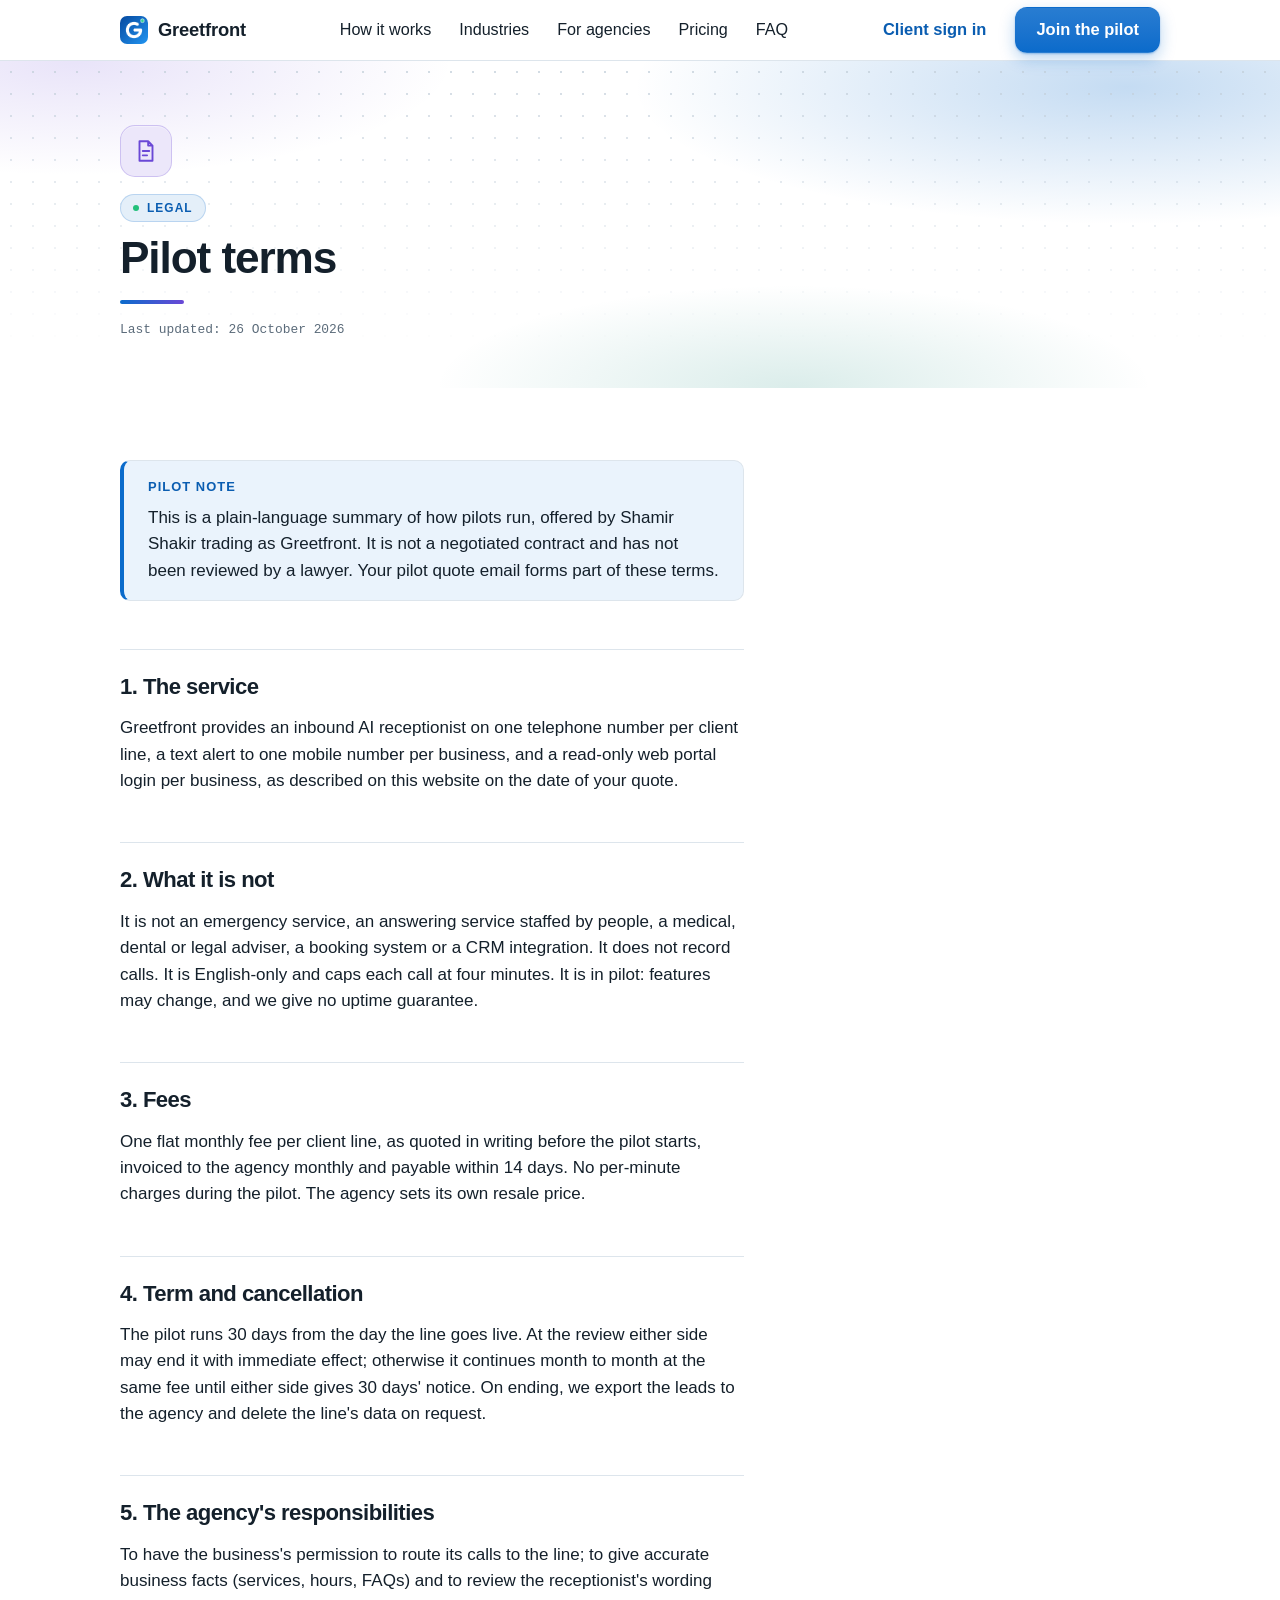
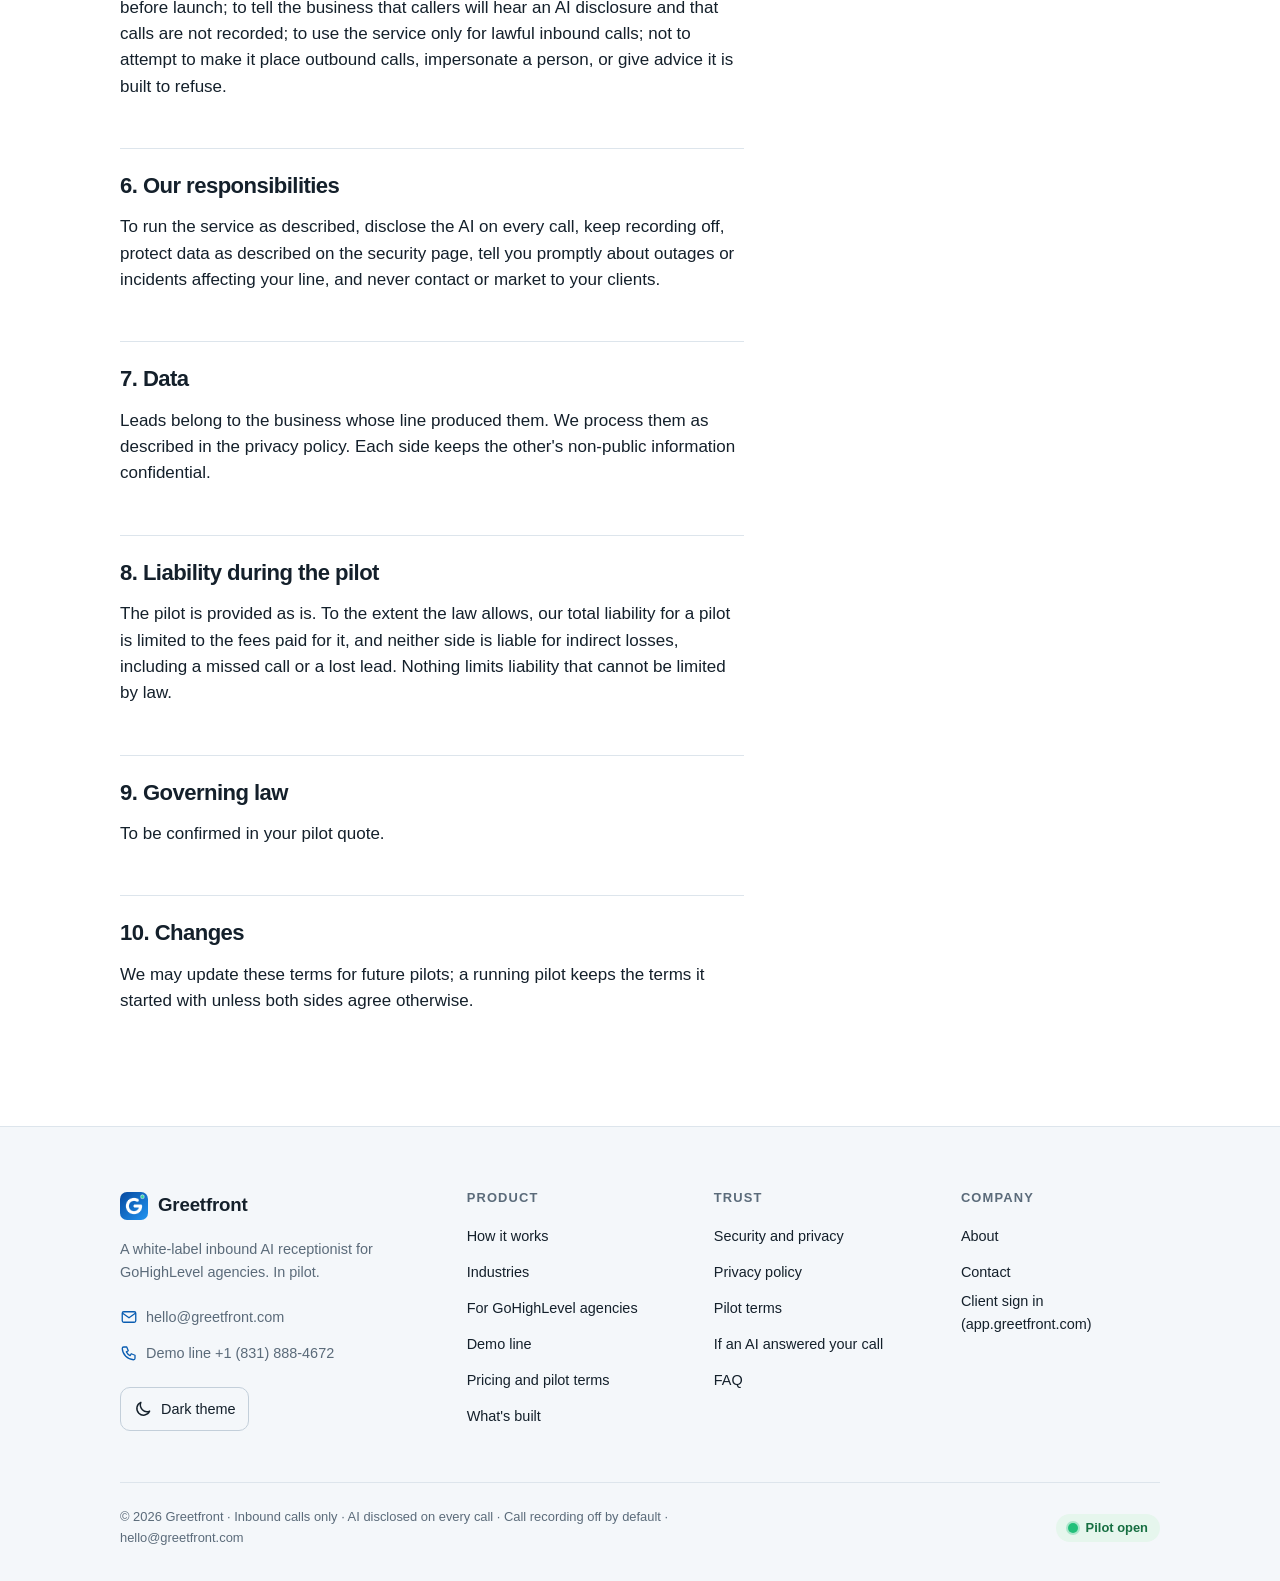
<file: terms.html>
<!doctype html>
<html lang="en">
<head>
<meta charset="utf-8">
<meta name="viewport" content="width=device-width,initial-scale=1">
<meta http-equiv="Content-Security-Policy" content="default-src 'self'; img-src 'self' data:; style-src 'self'; script-src 'self'; base-uri 'self'; form-action 'none'">
<title>Pilot terms · Greetfront</title>
<meta name="description" content="The short terms under which Greetfront runs agency pilots: what the service is, what it is not, fees, cancellation, responsibilities and data.">
<link rel="canonical" href="https://greetfront.com/terms">
<meta name="theme-color" media="(prefers-color-scheme: light)" content="#ffffff">
<meta name="theme-color" media="(prefers-color-scheme: dark)" content="#0e141a">
<link rel="icon" href="/favicon.svg" type="image/svg+xml"><link rel="icon" href="/logo.png" type="image/png" sizes="600x600"><link rel="apple-touch-icon" href="/logo.png">
<meta property="og:type" content="website"><meta property="og:site_name" content="Greetfront">
<meta property="og:title" content="Pilot terms"><meta property="og:description" content="The short terms under which Greetfront runs agency pilots: what the service is, what it is not, fees, cancellation, responsibilities and data.">
<meta property="og:url" content="https://greetfront.com/terms"><meta property="og:image" content="https://greetfront.com/og.png"><meta property="og:image:width" content="1200"><meta property="og:image:height" content="630"><meta property="og:image:alt" content="Greetfront: your clients' missed calls, answered. Inbound AI receptionist, AI disclosed on every call.">
<meta name="twitter:card" content="summary_large_image"><meta name="twitter:image" content="https://greetfront.com/og.png">
<script src="/theme.js"></script>
<link rel="stylesheet" href="/styles.css">
<script type="application/ld+json">{"@context":"https://schema.org","@graph":[{"@id":"https://greetfront.com/#org"},{"@type":"WebPage","name":"Pilot terms","url":"https://greetfront.com/terms","isPartOf":{"@id":"https://greetfront.com/#site"}},{"@type":"BreadcrumbList","itemListElement":[{"@type":"ListItem","position":1,"name":"Home","item":"https://greetfront.com/"},{"@type":"ListItem","position":2,"name":"Pilot terms","item":"https://greetfront.com/terms"}]}]}</script>
</head>
<body>
<a class="skip-link" href="#main">Skip to content</a>
<header class="nav"><div class="wrap"><div class="nav__bar"><a class="brand" href="/"><img src="/logo.png" width="28" height="28" alt="">Greetfront</a><nav class="nav__links" aria-label="Main"><a href="/how-it-works">How it works</a><a href="/industries">Industries</a><a href="/agencies">For agencies</a><a href="/pricing">Pricing</a><a href="/faq">FAQ</a></nav><div class="nav__cta"><a class="btn btn--ghost" href="https://app.greetfront.com/" rel="noopener">Client sign in</a><a class="btn btn--primary" href="mailto:hello@greetfront.com?subject=Greetfront%20pilot%20(terms)&amp;body=Agency%20name%3A%0AClients%20who%20miss%20calls%3A%0ATrades%3A%0A">Join the pilot</a></div><button type="button" class="nav__toggle" aria-controls="nav-panel" aria-expanded="false" aria-label="Open menu"><svg class="i i-menu" viewBox="0 0 24 24" width="20" height="20" fill="none" stroke="currentColor" stroke-width="1.75" stroke-linecap="round" stroke-linejoin="round" aria-hidden="true"><path d="M4 7h16M4 12h16M4 17h16"/></svg><svg class="i i-x" viewBox="0 0 24 24" width="20" height="20" fill="none" stroke="currentColor" stroke-width="1.75" stroke-linecap="round" stroke-linejoin="round" aria-hidden="true"><path d="M6 6l12 12M18 6L6 18"/></svg></button></div></div><div class="nav__panel" id="nav-panel"><div class="wrap"><ul><li><a class="nav__item" href="/how-it-works">How it works</a></li><li><a class="nav__item" href="/industries">Industries</a></li><li><a class="nav__item" href="/agencies">For agencies</a></li><li><a class="nav__item" href="/pricing">Pricing</a></li><li><a class="nav__item" href="/faq">FAQ</a></li><li><a class="nav__item" href="/demo">Demo line</a></li><li><a class="nav__item" href="/security">Security</a></li><li><a class="nav__item" href="/about">About</a></li><li><a class="nav__item" href="/contact">Contact</a></li><li><a class="nav__item" href="https://app.greetfront.com/" rel="noopener">Client sign in</a></li></ul><div class="row-actions"><a class="btn btn--primary" href="mailto:hello@greetfront.com?subject=Greetfront%20pilot%20(terms)&amp;body=Agency%20name%3A%0AClients%20who%20miss%20calls%3A%0ATrades%3A%0A">Join the pilot</a></div><button type="button" class="theme-toggle" aria-label="Switch to dark theme"><svg class="i i-moon" viewBox="0 0 24 24" width="20" height="20" fill="none" stroke="currentColor" stroke-width="1.75" stroke-linecap="round" stroke-linejoin="round" aria-hidden="true"><path d="M20 14.5A8 8 0 0 1 9.5 4 8 8 0 1 0 20 14.5z"/></svg><svg class="i i-sun" viewBox="0 0 24 24" width="20" height="20" fill="none" stroke="currentColor" stroke-width="1.75" stroke-linecap="round" stroke-linejoin="round" aria-hidden="true"><circle cx="12" cy="12" r="4"/><path d="M12 2v2M12 20v2M4.9 4.9l1.4 1.4M17.7 17.7l1.4 1.4M2 12h2M20 12h2M4.9 19.1l1.4-1.4M17.7 6.3l1.4-1.4"/></svg><span class="theme-toggle__text">Dark theme</span></button></div></div></header>
<main id="main">
<section class="page-head page-head--long"><div class="wrap"><span class="badge badge--lg badge--3"><svg class="i" aria-hidden="true"><use href="/icons.svg#file-text"/></svg></span><p class="eyebrow">Legal</p><h1>Pilot terms</h1><p class="mono-line">Last updated: 26 October 2026</p></div></section><section class="section section--first"><div class="wrap"><div class="prose"><div class="notice"><span class="notice__label">Pilot note</span><p>This is a plain-language summary of how pilots run, offered by Shamir Shakir trading as Greetfront. It is not a negotiated contract and has not been reviewed by a lawyer. Your pilot quote email forms part of these terms.</p></div><h2>1. The service</h2><p>Greetfront provides an inbound AI receptionist on one telephone number per client line, a text alert to one mobile number per business, and a read-only web portal login per business, as described on this website on the date of your quote.</p><h2>2. What it is not</h2><p>It is not an emergency service, an answering service staffed by people, a medical, dental or legal adviser, a booking system or a CRM integration. It does not record calls. It is English-only and caps each call at four minutes. It is in pilot: features may change, and we give no uptime guarantee.</p><h2>3. Fees</h2><p>One flat monthly fee per client line, as quoted in writing before the pilot starts, invoiced to the agency monthly and payable within 14 days. No per-minute charges during the pilot. The agency sets its own resale price.</p><h2>4. Term and cancellation</h2><p>The pilot runs 30 days from the day the line goes live. At the review either side may end it with immediate effect; otherwise it continues month to month at the same fee until either side gives 30 days' notice. On ending, we export the leads to the agency and delete the line's data on request.</p><h2>5. The agency's responsibilities</h2><p>To have the business's permission to route its calls to the line; to give accurate business facts (services, hours, FAQs) and to review the receptionist's wording before launch; to tell the business that callers will hear an AI disclosure and that calls are not recorded; to use the service only for lawful inbound calls; not to attempt to make it place outbound calls, impersonate a person, or give advice it is built to refuse.</p><h2>6. Our responsibilities</h2><p>To run the service as described, disclose the AI on every call, keep recording off, protect data as described on the security page, tell you promptly about outages or incidents affecting your line, and never contact or market to your clients.</p><h2>7. Data</h2><p>Leads belong to the business whose line produced them. We process them as described in the privacy policy. Each side keeps the other's non-public information confidential.</p><h2>8. Liability during the pilot</h2><p>The pilot is provided as is. To the extent the law allows, our total liability for a pilot is limited to the fees paid for it, and neither side is liable for indirect losses, including a missed call or a lost lead. Nothing limits liability that cannot be limited by law.</p><h2>9. Governing law</h2><p>To be confirmed in your pilot quote.</p><h2>10. Changes</h2><p>We may update these terms for future pilots; a running pilot keeps the terms it started with unless both sides agree otherwise.</p></div></div></section>
</main>
<footer class="footer"><div class="wrap"><div class="footer__grid"><div class="footer__brand"><a class="brand" href="/"><img src="/logo.png" width="28" height="28" alt="">Greetfront</a><p class="footer__tag">A white-label inbound AI receptionist for GoHighLevel agencies. In pilot.</p><ul class="footer__contact"><li><a href="mailto:hello@greetfront.com?subject=Greetfront%20(footer)"><svg class="i" aria-hidden="true"><use href="/icons.svg#mail"/></svg>hello@greetfront.com</a></li><li><a href="tel:+18318884672"><svg class="i" aria-hidden="true"><use href="/icons.svg#phone"/></svg>Demo line +1 (831) 888-4672</a></li></ul><button type="button" class="theme-toggle" aria-label="Switch to dark theme"><svg class="i i-moon" viewBox="0 0 24 24" width="20" height="20" fill="none" stroke="currentColor" stroke-width="1.75" stroke-linecap="round" stroke-linejoin="round" aria-hidden="true"><path d="M20 14.5A8 8 0 0 1 9.5 4 8 8 0 1 0 20 14.5z"/></svg><svg class="i i-sun" viewBox="0 0 24 24" width="20" height="20" fill="none" stroke="currentColor" stroke-width="1.75" stroke-linecap="round" stroke-linejoin="round" aria-hidden="true"><circle cx="12" cy="12" r="4"/><path d="M12 2v2M12 20v2M4.9 4.9l1.4 1.4M17.7 17.7l1.4 1.4M2 12h2M20 12h2M4.9 19.1l1.4-1.4M17.7 6.3l1.4-1.4"/></svg><span class="theme-toggle__text">Dark theme</span></button></div><div><h2>Product</h2><ul><li><a href="/how-it-works">How it works</a></li><li><a href="/industries">Industries</a></li><li><a href="/agencies">For GoHighLevel agencies</a></li><li><a href="/demo">Demo line</a></li><li><a href="/pricing">Pricing and pilot terms</a></li><li><a href="/roadmap">What's built</a></li></ul></div><div><h2>Trust</h2><ul><li><a href="/security">Security and privacy</a></li><li><a href="/privacy">Privacy policy</a></li><li><a href="/terms">Pilot terms</a></li><li><a href="/ai-disclosure">If an AI answered your call</a></li><li><a href="/faq">FAQ</a></li></ul></div><div><h2>Company</h2><ul><li><a href="/about">About</a></li><li><a href="/contact">Contact</a></li><li><a href="https://app.greetfront.com/">Client sign in (app.greetfront.com)</a></li></ul></div></div><div class="footer__bar"><p class="footer__legal">© 2026 Greetfront · Inbound calls only · AI disclosed on every call · Call recording off by default · hello@greetfront.com</p><span class="footer__status"><span class="status-dot" aria-hidden="true"></span>Pilot open</span></div></div></footer>
<script src="/site.js" defer></script>
</body>
</html>
</file>
<file: styles.css>
/* Greetfront site: concept "Open Line". One stylesheet, all tokens and components. */
:root{
--bg:#fff;--bg-2:#f4f7fa;--bg-3:#e9eef4;--fg:#14202b;--fg-2:#5b6b7a;--fg-3:#7d8b98;
--line:#dde5ec;--line-strong:#c3cfda;--brand:#0b6bcb;--brand-ink:#0a5db1;--brand-strong:#0953a3;--on-brand:#fff;--brand-soft:#eaf3fc;
--live:#22c07a;--ok-ink:#176f42;--ok-soft:#e6f6ed;--warn-ink:#9a4f00;--warn-soft:#fff1e0;--danger-ink:#b42318;--danger-soft:#fdecea;
--focus:#0b6bcb;--shadow:0 1px 2px rgb(20 32 43 / .06);
--c1:#0b6bcb;--c2:#0c8575;--c3:#6a48d6;--c4:#b45f00;
--shadow-md:0 2px 4px rgb(20 32 43 / .05),0 10px 26px rgb(20 32 43 / .09);
--shadow-lg:0 4px 8px rgb(20 32 43 / .05),0 18px 40px rgb(20 32 43 / .13),0 44px 90px rgb(11 107 203 / .14);
--font-sans:-apple-system,BlinkMacSystemFont,"Segoe UI Variable Text","Segoe UI",Roboto,"Helvetica Neue",Arial,sans-serif;
--font-display:-apple-system,BlinkMacSystemFont,"Segoe UI Variable Display","Segoe UI",Roboto,"Helvetica Neue",Arial,sans-serif;
--font-mono:ui-monospace,"SF Mono",Menlo,Consolas,"Liberation Mono",monospace;
--fs-xs:.76rem;--fs-sm:.85rem;--fs-base:1rem;--fs-lg:1.12rem;--fs-xl:1.3rem;
--fs-2xl:clamp(1.55rem,1.2rem + 1.4vw,1.9rem);--fs-3xl:clamp(1.9rem,1.4rem + 2.4vw,2.6rem);--fs-display:clamp(2.3rem,1.6rem + 4vw,3.9rem);
--s-1:4px;--s-2:8px;--s-3:12px;--s-4:16px;--s-5:24px;--s-6:32px;--s-7:48px;--s-8:64px;--s-9:96px;--s-10:128px;
--r-1:6px;--r-2:10px;--r-3:16px;--r-4:22px;--pad:20px;--sec:var(--s-8);
color-scheme:light;
}
:root[data-theme="dark"]{
--bg:#0e141a;--bg-2:#16202a;--bg-3:#1d2935;--fg:#e8eef3;--fg-2:#9aabba;--fg-3:#7a8a99;
--line:#25323e;--line-strong:#33434f;--brand:#5aa7ff;--brand-ink:#5aa7ff;--brand-strong:#7fbaff;--on-brand:#0e141a;--brand-soft:#122a44;
--live:#3ddc97;--ok-ink:#4cc38a;--ok-soft:#12301f;--warn-ink:#f0a050;--warn-soft:#332212;--danger-ink:#ff8a80;--danger-soft:#3a1714;
--focus:#5aa7ff;--shadow:none;color-scheme:dark;
--c1:#5aa7ff;--c2:#3fcfb4;--c3:#a78bfa;--c4:#f0a050;
--shadow-md:0 10px 28px rgb(0 0 0 / .4);
--shadow-lg:0 20px 50px rgb(0 0 0 / .55),0 0 80px rgb(90 167 255 / .14);
}
@media (prefers-color-scheme:dark){
:root:not([data-theme="light"]){
--bg:#0e141a;--bg-2:#16202a;--bg-3:#1d2935;--fg:#e8eef3;--fg-2:#9aabba;--fg-3:#7a8a99;
--line:#25323e;--line-strong:#33434f;--brand:#5aa7ff;--brand-ink:#5aa7ff;--brand-strong:#7fbaff;--on-brand:#0e141a;--brand-soft:#122a44;
--live:#3ddc97;--ok-ink:#4cc38a;--ok-soft:#12301f;--warn-ink:#f0a050;--warn-soft:#332212;--danger-ink:#ff8a80;--danger-soft:#3a1714;
--focus:#5aa7ff;--shadow:none;color-scheme:dark;
--c1:#5aa7ff;--c2:#3fcfb4;--c3:#a78bfa;--c4:#f0a050;
--shadow-md:0 10px 28px rgb(0 0 0 / .4);
--shadow-lg:0 20px 50px rgb(0 0 0 / .55),0 0 80px rgb(90 167 255 / .14);
}}
@media (min-width:768px){:root{--pad:32px;--sec:var(--s-9)}}
@media (min-width:1280px){:root{--sec:112px}}
@media (min-width:1280px){:root{--pad:40px}}

/* normalise */
*,*::before,*::after{box-sizing:border-box}
html{font-size:17px;-webkit-text-size-adjust:100%;scroll-behavior:smooth}
body{margin:0;background:var(--bg);color:var(--fg);font-family:var(--font-sans);font-size:var(--fs-base);line-height:1.55;-webkit-font-smoothing:antialiased;overflow-wrap:break-word}
img,svg{display:block;max-width:100%}
h1,h2,h3,h4,p,ul,ol,dl,dd,blockquote,figure{margin:0}
ul,ol{padding:0;list-style:none}
button{font:inherit;color:inherit;cursor:pointer}
a{color:var(--brand-ink);text-underline-offset:3px}
a:hover{color:var(--brand-strong)}
:focus-visible{outline:2px solid var(--focus);outline-offset:2px}
::selection{background:var(--brand-soft)}
h1,h2,h3{font-family:var(--font-display);font-weight:750;letter-spacing:-.025em;line-height:1.15}
.grad{background:linear-gradient(100deg,var(--c1),var(--c3));-webkit-background-clip:text;background-clip:text;color:transparent;-webkit-text-fill-color:transparent}
.section__head h2::after,.section>.wrap>h2::after{content:"";display:block;width:56px;height:4px;border-radius:4px;margin-top:14px;background:linear-gradient(90deg,var(--c1),var(--c3))}
h1{font-size:var(--fs-3xl);line-height:1.08}
h2{font-size:var(--fs-2xl)}
h3{font-size:var(--fs-xl)}
code,.mono{font-family:var(--font-mono);font-feature-settings:"tnum"}

/* layout */
.wrap{max-width:1120px;margin:0 auto;padding:0 var(--pad)}
.section{padding:var(--sec) 0}
.section--first{padding-top:var(--s-7)}
.section--tint{background:var(--brand-soft)}
.section--alt{background:var(--bg-2);border-block:1px solid var(--line)}
.section__head{margin-bottom:var(--s-7);max-width:760px}
.section__lead,.lead{font-size:var(--fs-lg);color:var(--fg-2);max-width:60ch;margin-top:var(--s-3)}
.eyebrow{display:inline-flex;align-items:center;gap:var(--s-2);font-size:.7rem;font-weight:650;text-transform:uppercase;letter-spacing:.09em;color:var(--brand-ink);background:color-mix(in srgb,var(--c1) 11%,var(--bg));border:1px solid color-mix(in srgb,var(--c1) 20%,transparent);border-radius:99px;padding:4px 12px}
.eyebrow::before{content:"";width:6px;height:6px;border-radius:50%;background:var(--live);flex:none}
.grid{display:grid;gap:var(--s-4)}
@media (min-width:640px){.grid--2,.grid--3,.grid--4{grid-template-columns:repeat(2,1fr)}}
@media (min-width:1024px){.grid--3{grid-template-columns:repeat(3,1fr)}.grid--4{grid-template-columns:repeat(4,1fr)}}
.stack>*+*{margin-top:var(--s-4)}
.mt-3{margin-top:var(--s-3)}.mt-4{margin-top:var(--s-4)}.mt-5{margin-top:var(--s-5)}.mt-6{margin-top:var(--s-6)}
.muted{color:var(--fg-2)}
.small{font-size:var(--fs-sm)}
.row-actions{display:flex;flex-wrap:wrap;gap:var(--s-3);margin-top:var(--s-5)}
.skip-link{position:absolute;left:var(--s-3);top:-100px;z-index:100;background:var(--brand);color:var(--on-brand);padding:var(--s-3) var(--s-4);border-radius:var(--r-2);font-weight:600;text-decoration:none}
.skip-link:focus{top:var(--s-3);color:var(--on-brand)}

/* nav */
.nav{position:sticky;top:0;z-index:50;background:color-mix(in srgb,var(--bg) 88%,transparent);-webkit-backdrop-filter:blur(8px);backdrop-filter:blur(8px);border-bottom:1px solid var(--line)}
.nav__bar{display:flex;align-items:center;gap:var(--s-4);min-height:60px}
.brand{display:inline-flex;align-items:center;gap:10px;font-weight:650;font-size:1.08rem;letter-spacing:-.01em;color:var(--fg);text-decoration:none}
.brand:hover{color:var(--fg)}
.brand img{border-radius:7px}
.nav__links{display:none;margin:0 auto;gap:var(--s-1)}
.nav__links a,.nav__panel a.nav__item{display:inline-flex;align-items:center;min-height:44px;padding:0 var(--s-3);color:var(--fg);text-decoration:none;font-weight:500;font-size:.95rem}
.nav__links a:hover{color:var(--brand-ink)}
.nav a[aria-current="page"]{text-decoration:underline;text-decoration-thickness:2px;text-underline-offset:8px;text-decoration-color:var(--brand)}
.nav__cta{display:none;gap:var(--s-2);align-items:center}
.nav__toggle{margin-left:auto;display:inline-flex;align-items:center;justify-content:center;width:44px;height:44px;border:1px solid var(--line-strong);border-radius:var(--r-2);background:transparent}
.nav__toggle .i-x{display:none}
.nav__toggle[aria-expanded="true"] .i-x{display:block}
.nav__toggle[aria-expanded="true"] .i-menu{display:none}
.nav__panel{display:none;border-top:1px solid var(--line);background:var(--bg);padding:var(--s-3) 0 var(--s-5);max-height:calc(100vh - 60px);overflow-y:auto}
.nav__panel.is-open{display:block}
.nav__panel ul{display:grid}
.nav__panel a.nav__item{display:flex;padding:0}
.nav__panel .row-actions{margin-top:var(--s-4)}
@media (min-width:1024px){.nav__links,.nav__cta{display:flex}.nav__toggle{display:none}.nav__panel,.nav__panel.is-open{display:none}.nav__bar{gap:var(--s-5)}}

/* buttons */
.btn{display:inline-flex;align-items:center;justify-content:center;gap:var(--s-2);min-height:44px;padding:12px 20px;border-radius:12px;border:1px solid transparent;font-weight:650;font-size:.97rem;line-height:1.2;text-decoration:none;cursor:pointer;transition:background-color .16s ease-out,border-color .16s ease-out,color .16s ease-out,transform .16s ease-out,box-shadow .16s ease-out}
.btn--primary{background:linear-gradient(180deg,color-mix(in srgb,var(--brand) 88%,#fff),var(--brand));color:var(--on-brand);box-shadow:0 1px 2px rgb(11 107 203 / .35),0 6px 16px color-mix(in srgb,var(--brand) 28%,transparent)}
.btn--primary:hover{background:var(--brand-strong);color:var(--on-brand);transform:translateY(-1px)}
.btn--secondary{background:transparent;border-color:var(--line-strong);color:var(--fg)}
.btn--secondary:hover{background:var(--bg-2);color:var(--fg)}
.btn--ghost{background:transparent;color:var(--brand-ink);padding-left:0}
.btn--ghost:hover{text-decoration:underline}
.btn__icon{width:18px;height:18px;flex:none}
svg.i{width:20px;height:20px;flex:none;fill:none;stroke:currentColor;stroke-width:1.75;stroke-linecap:round;stroke-linejoin:round}
svg.art{width:100%;height:auto;aspect-ratio:320/112;border-radius:inherit}

/* hero + page-head: gradient mesh and dotted grid */
.hero,.page-head{position:relative;isolation:isolate;overflow:hidden}
.hero::before,.page-head::before{content:"";position:absolute;inset:0;z-index:-2;background:radial-gradient(55% 60% at 88% 8%,color-mix(in srgb,var(--c1) 24%,transparent),transparent 70%),radial-gradient(42% 50% at 6% 0%,color-mix(in srgb,var(--c3) 15%,transparent),transparent 70%),radial-gradient(40% 45% at 62% 100%,color-mix(in srgb,var(--c2) 15%,transparent),transparent 70%)}
.hero::after,.page-head::after{content:"";position:absolute;inset:0;z-index:-1;background-image:radial-gradient(var(--line-strong) 1px,transparent 1.3px);background-size:22px 22px;-webkit-mask-image:linear-gradient(to bottom,#000,transparent 88%);mask-image:linear-gradient(to bottom,#000,transparent 88%);opacity:.75}
.hero{padding:var(--s-7) 0 var(--sec)}
.hero__grid{display:grid;gap:var(--s-7)}
.hero h1{font-size:var(--fs-display);line-height:1.04;margin-top:var(--s-4)}
.hero__note{font-size:var(--fs-sm);color:var(--fg-2);margin-top:var(--s-4)}
@media (min-width:1024px){.hero{padding-top:var(--s-9)}.hero__grid{grid-template-columns:4fr 6fr;align-items:center;gap:var(--s-5)}}
.page-head{padding:var(--s-8) 0 var(--s-7)}
.page-head .badge{display:grid;margin-bottom:var(--s-4)}
.page-head h1{margin-top:var(--s-3);max-width:20ch;font-size:var(--fs-display)}
.page-head--long h1{font-size:var(--fs-3xl);max-width:26ch}
.page-head h1::after{content:"";display:block;width:64px;height:4px;border-radius:4px;margin-top:18px;background:linear-gradient(90deg,var(--c1),var(--c3))}
.page-head .mono-line{font-family:var(--font-mono);font-size:var(--fs-xs);color:var(--fg-2);margin-top:var(--s-4)}

/* cards */
.card{background:var(--bg);border:1px solid var(--line);border-radius:var(--r-3);padding:var(--s-5);box-shadow:var(--shadow);transition:transform .2s ease-out,border-color .2s ease-out,box-shadow .2s ease-out}
.section--alt .card{background:var(--bg)}
.card:hover{transform:translateY(-4px);border-color:var(--line-strong);box-shadow:var(--shadow-md)}
a.card{display:block;text-decoration:none;color:var(--fg)}
a.card:hover{color:var(--fg)}
.card--flush{padding:0;overflow:hidden}
.card--flush .card__body{padding:var(--s-4) var(--s-5) var(--s-5)}
.badge,.card__icon{--c:var(--c1);display:inline-grid;place-items:center;width:44px;height:44px;flex:none;border-radius:13px;color:var(--c);background:color-mix(in srgb,var(--c) 13%,var(--bg));border:1px solid color-mix(in srgb,var(--c) 24%,transparent);box-shadow:inset 0 1px 0 rgb(255 255 255 / .35)}
.card__icon{margin-bottom:var(--s-4)}
.badge--lg{width:52px;height:52px;border-radius:15px}
.badge--lg svg.i{width:26px;height:26px}
.badge svg.i{width:22px;height:22px}
.badge--lg svg.i{width:26px;height:26px}
.sms__head svg.i,.ctl svg.i{width:16px;height:16px}
.ctl svg.i{width:18px;height:18px}
.badge--2,.grid>:nth-child(4n+2) .card__icon{--c:var(--c2)}
.badge--3,.grid>:nth-child(4n+3) .card__icon{--c:var(--c3)}
.badge--4,.grid>:nth-child(4n+4) .card__icon{--c:var(--c4)}
.card h2,.card h3{font-size:var(--fs-lg);margin-bottom:var(--s-2)}
.card p{color:var(--fg-2)}
.card--tint{background:var(--brand-soft);border-color:var(--line-strong)}
.card--tint p{color:var(--fg)}
.card ul.list{margin-top:var(--s-3)}

/* steps */
.steps{counter-reset:s;display:grid;gap:var(--s-5)}
.steps li{position:relative;padding-left:56px}
.steps li::before{counter-increment:s;content:counter(s,decimal-leading-zero);position:absolute;left:0;top:2px;font-family:var(--font-mono);font-size:var(--fs-sm);color:var(--brand-ink);font-weight:600}
.steps h3{font-size:var(--fs-lg);margin-bottom:var(--s-1)}
.steps p{color:var(--fg-2);max-width:62ch}
@media (min-width:768px){.steps li:not(:last-child)::after{content:"";position:absolute;left:11px;top:30px;bottom:calc(-1 * var(--s-5) + 6px);width:1px;background:var(--line-strong)}}

.steps--icons li{padding-left:68px;min-height:52px}
.steps--icons li::before{display:none}
.steps--icons .badge{position:absolute;left:0;top:0}
@media (min-width:768px){.steps--icons li:not(:last-child)::after{left:21px;top:56px;bottom:calc(-1 * var(--s-5) + 4px);background:repeating-linear-gradient(to bottom,var(--line-strong) 0 4px,transparent 4px 8px);width:2px}}
.steps--icons h3{margin-top:2px}

/* lists */
.list{display:grid;gap:var(--s-2)}
.list li{position:relative;padding-left:var(--s-5)}
.list li::before{content:"";position:absolute;left:2px;top:.62em;width:6px;height:6px;border-radius:50%;background:var(--brand)}
.checks{display:grid;gap:var(--s-3)}
.checks li{background:var(--bg);border:1px solid var(--line);border-radius:var(--r-2);padding:var(--s-3) var(--s-4);box-shadow:var(--shadow)}
.checks svg{width:26px;height:26px;padding:4px;border-radius:50%;background:var(--ok-soft);color:var(--ok-ink);margin-top:0}
@media (min-width:768px){.checks{grid-template-columns:1fr 1fr;column-gap:var(--s-6)}}
.checks li{display:flex;gap:var(--s-3);align-items:center}

/* spoken / pills / notice */
.spoken{border-left:3px solid var(--brand);padding:var(--s-2) 0 var(--s-2) var(--s-4);margin:var(--s-4) 0}
.spoken::before{content:"AI says";display:block;font-family:var(--font-mono);font-size:var(--fs-xs);text-transform:uppercase;letter-spacing:.08em;color:var(--fg-2);margin-bottom:var(--s-1)}
.spoken p{max-width:64ch}
.pill{display:inline-block;font-size:.68rem;text-transform:uppercase;letter-spacing:.07em;font-weight:700;padding:2px 9px;border-radius:99px;line-height:1.5;text-decoration:none}
.pill--emergency{color:var(--danger-ink);background:var(--danger-soft)}
.pill--urgent{color:var(--warn-ink);background:var(--warn-soft)}
.pill--routine{color:var(--ok-ink);background:var(--ok-soft)}
.pill--neutral{color:var(--fg-2);background:var(--bg-3)}
a.pill--neutral{color:var(--fg);padding:8px 12px;min-height:44px;display:inline-flex;align-items:center}
a.pill--neutral:hover{color:var(--brand-ink)}
.pills{display:flex;flex-wrap:wrap;gap:var(--s-2);margin-top:var(--s-5)}
.notice{background:var(--brand-soft);border:1px solid var(--line);border-left:4px solid var(--c1);border-radius:var(--r-2);padding:var(--s-4) var(--s-5);margin:var(--s-5) 0}
.notice__label{display:block;font-size:var(--fs-xs);font-weight:700;text-transform:uppercase;letter-spacing:.08em;color:var(--brand-ink);margin-bottom:var(--s-2)}
.notice p+p,.notice .row-actions{margin-top:var(--s-3)}
.status-dot{display:inline-block;position:relative;width:10px;height:10px;border-radius:50%;background:var(--live);box-shadow:0 0 0 2px color-mix(in srgb,var(--live) 30%,transparent);vertical-align:middle;flex:none}
.status-dot--pulse::after{content:"";position:absolute;inset:0;border-radius:50%;background:var(--live);animation:pulse 2s ease-out infinite}
@keyframes pulse{from{transform:scale(1);opacity:.6}to{transform:scale(2.4);opacity:0}}
.live-line{display:flex;align-items:center;gap:var(--s-2);font-family:var(--font-mono);font-size:var(--fs-sm)}

/* hero visual: phone + lead card + sms bubble */
.hero__visual{position:relative;min-width:0}
.vis-cap{font-size:var(--fs-xs);color:var(--fg-2);margin-bottom:var(--s-4);text-align:center}
.stage{position:relative;display:grid;justify-items:center;padding-bottom:var(--s-3)}
.stage::before{content:"";position:absolute;z-index:-1;left:50%;top:42%;width:min(520px,100%);aspect-ratio:1;transform:translate(-50%,-50%);border-radius:50%;background:radial-gradient(closest-side,color-mix(in srgb,var(--c1) 28%,transparent),transparent)}
.phone{position:relative;z-index:1;width:min(272px,76vw);border-radius:42px;padding:9px;background:linear-gradient(145deg,#34414e,#0a0e13);box-shadow:var(--shadow-lg),inset 0 0 0 1.5px rgb(255 255 255 / .14)}
.phone__screen{display:flex;flex-direction:column;gap:12px;min-height:520px;padding:12px 14px 16px;border-radius:34px;overflow:hidden;color:#e8eef3;background:radial-gradient(120% 60% at 50% 0%,#1a3a5e,#0b121a 72%)}
.phone__island{display:block;width:78px;height:22px;border-radius:99px;background:#000;margin:0 auto 4px}
.phone__id{display:flex;align-items:center;gap:10px}
.avatar{display:grid;place-items:center;flex:none;width:40px;height:40px;border-radius:50%;font-weight:700;font-size:.82rem;color:#08111b;background:linear-gradient(135deg,#7fbaff,#b9a4ff)}
.phone__id b{display:block;font-size:.86rem;line-height:1.25}
.phone__id small{display:block;font-size:.68rem;color:#9fb3c6;line-height:1.3}
.phone__id b{white-space:nowrap}
.phone__live{display:flex;align-items:center;justify-content:center;gap:10px;font-size:.72rem;color:#9fb3c6}
.phone__time{display:flex;align-items:center;gap:6px;font-size:.8rem;font-weight:650;color:#3ddc97;font-variant-numeric:tabular-nums}
.phone__time::before{content:"";width:7px;height:7px;border-radius:50%;background:#3ddc97;animation:pulse 1.6s ease-out infinite}
.wave{display:flex;align-items:center;justify-content:center;gap:3px;height:44px}
.wave i{display:block;width:3px;border-radius:3px;background:linear-gradient(#7fbaff,#b9a4ff);animation:wave 1.15s ease-in-out infinite}
.wave i:nth-child(5n+1){height:34%;animation-delay:-.1s}.wave i:nth-child(5n+2){height:70%;animation-delay:-.45s}.wave i:nth-child(5n+3){height:100%;animation-delay:-.8s}.wave i:nth-child(5n+4){height:58%;animation-delay:-.3s}.wave i:nth-child(5n){height:42%;animation-delay:-.65s}
@keyframes wave{0%,100%{transform:scaleY(.4)}50%{transform:scaleY(1)}}
.bubbles{display:grid;gap:8px;align-content:start;flex:1}
.bub{max-width:86%;padding:8px 11px;border-radius:16px;font-size:.74rem;line-height:1.42}
.bub small{display:block;margin-bottom:2px;font-size:.6rem;font-weight:700;text-transform:uppercase;letter-spacing:.08em;color:#9fb3c6}
.bub--ai{justify-self:start;border-bottom-left-radius:5px;background:rgb(90 167 255 / .2);border:1px solid rgb(90 167 255 / .38)}
.bub--caller{justify-self:end;border-bottom-right-radius:5px;background:rgb(255 255 255 / .11)}
.phone__ctl{display:flex;justify-content:center;gap:14px}
.ctl{display:grid;place-items:center;width:40px;height:40px;border-radius:50%;background:rgb(255 255 255 / .13);color:#fff}
.ctl--end{background:#e5484d}
.ctl--end svg{transform:rotate(135deg)}
.float{position:relative;z-index:2;width:min(320px,94%)}
.float--lead{margin-top:-52px;justify-self:end}
.float--sms{margin-top:var(--s-4);justify-self:start}
@media (min-width:640px){
.stage{display:block;max-width:600px;height:600px;margin:0 auto}
.phone{position:absolute;left:0;top:0;width:272px}
.float{position:absolute;width:326px}
.float--lead{left:262px;top:40px;margin:0}
.float--sms{left:240px;top:392px;margin:0}
}
.hero .float,.hero .phone{animation:bob 7s ease-in-out infinite}
.hero .float--lead{animation-delay:-2s}.hero .float--sms{animation-delay:-4s}
@keyframes bob{0%,100%{translate:0 0}50%{translate:0 -6px}}

/* lead card + sms bubble */
.lead-card{border:1px solid var(--line);border-radius:var(--r-3);overflow:hidden;background:var(--bg);box-shadow:var(--shadow-md)}
.float .lead-card{box-shadow:var(--shadow-lg)}
.lead-card__head{display:flex;align-items:center;gap:var(--s-2);background:var(--bg-3);padding:var(--s-2) var(--s-4);font-size:var(--fs-xs);font-weight:600;color:var(--fg-2)}
.lead-card__body{padding:var(--s-4)}
.lead-card__name{display:flex;align-items:center;gap:var(--s-3);flex-wrap:wrap;font-weight:700;font-size:var(--fs-lg);margin-bottom:var(--s-3)}
.lead-card dl{display:grid;grid-template-columns:auto 1fr;gap:var(--s-2) var(--s-4);font-size:var(--fs-sm);line-height:1.4}
.lead-card dt{font-size:var(--fs-xs);color:var(--fg-2);text-transform:uppercase;letter-spacing:.06em;padding-top:2px}
.lead-card__foot{display:flex;align-items:center;gap:var(--s-2);padding:var(--s-3) var(--s-4);border-top:1px solid var(--line);font-size:var(--fs-sm);color:var(--fg-2)}
.sms{max-width:420px;border:1px solid var(--line);border-radius:20px;background:var(--bg);box-shadow:var(--shadow-md);overflow:hidden}
.float .sms{max-width:none;box-shadow:var(--shadow-lg)}
.sms__head{display:flex;align-items:center;gap:var(--s-2);padding:10px var(--s-4);font-size:var(--fs-xs);font-weight:650;color:var(--fg-2);background:var(--bg-3)}
.sms__body{position:relative;margin:var(--s-3);padding:10px 14px;border-radius:18px 18px 18px 5px;background:var(--bg-3);font-size:.82rem;line-height:1.45}
.sms__cap{font-size:var(--fs-sm);color:var(--fg-2);margin-top:var(--s-2)}

/* proof strip */
.proof{padding:var(--s-5) 0;background:var(--bg);border-bottom:1px solid var(--line)}
.proof ul{display:flex;flex-wrap:wrap;justify-content:center;gap:var(--s-3)}
.proof li{display:inline-flex;align-items:center;gap:var(--s-3);padding:6px 18px 6px 6px;border:1px solid var(--line);border-radius:99px;background:var(--bg-2);font-weight:650;font-size:.9rem}
.proof .badge{width:34px;height:34px;border-radius:50%}
.proof svg.i{width:18px;height:18px}

/* flow diagram */
.flow{display:grid;justify-items:center}
.flow__node{width:100%;max-width:300px;padding:var(--s-5) var(--s-4);text-align:center;background:var(--bg);border:1px solid var(--line);border-radius:var(--r-3);box-shadow:var(--shadow-md)}
.flow__node .badge{margin-bottom:var(--s-3)}
.flow__node h3{font-size:var(--fs-base);margin-bottom:var(--s-1)}
.flow__node p{font-size:var(--fs-sm);color:var(--fg-2)}
.flow__link{width:56px;height:14px;color:var(--c1);margin:21px 0;transform:rotate(90deg)}
.flow__link path{fill:none;stroke:currentColor;stroke-width:2;stroke-linecap:round;stroke-linejoin:round}
.flow__link .dash{stroke-dasharray:3 6;animation:dash 1s linear infinite}
@keyframes dash{to{stroke-dashoffset:-9}}
@media (min-width:900px){.flow{grid-template-columns:1fr auto 1fr auto 1fr auto 1fr;align-items:stretch}.flow__link{transform:none;margin:0;align-self:center}.flow__node{max-width:none}}

/* browser-window portal mock */
.browser{border:1px solid var(--line-strong);border-radius:var(--r-3);background:var(--bg);box-shadow:var(--shadow-lg);overflow:hidden;min-width:0}
.browser__bar{display:flex;align-items:center;gap:var(--s-3);padding:10px 14px;background:var(--bg-3);border-bottom:1px solid var(--line)}
.dots{display:flex;gap:6px;flex:none}
.dots i{width:11px;height:11px;border-radius:50%;background:#ff5f57}.dots i:nth-child(2){background:#febc2e}.dots i:nth-child(3){background:#28c840}
.browser__url{display:flex;align-items:center;gap:6px;flex:1;min-width:0;padding:4px 12px;border:1px solid var(--line);border-radius:8px;background:var(--bg);font-size:.74rem;color:var(--fg-2)}
.browser__url svg.i{width:13px;height:13px;color:var(--ok-ink)}
.pm{padding:var(--s-4)}
.pm__top{display:flex;justify-content:space-between;align-items:center;gap:var(--s-3);flex-wrap:wrap;margin-bottom:var(--s-3)}
.pm__title{font-weight:700;font-size:var(--fs-lg)}
.pm__tools{display:flex;flex-wrap:wrap;gap:var(--s-2);align-items:center}
.chip{display:inline-flex;align-items:center;gap:6px;padding:4px 12px;border:1px solid var(--line);border-radius:99px;font-size:.74rem;font-weight:650;color:var(--fg-2);background:var(--bg)}
.chip--on{background:var(--brand);border-color:var(--brand);color:var(--on-brand)}
.chip--grow{flex:1;min-width:110px;font-weight:500;color:var(--fg-3)}
.chip svg.i{width:14px;height:14px}
.pm__row{display:grid;grid-template-columns:auto 1fr;gap:var(--s-3);align-items:start;padding:var(--s-3);margin-top:var(--s-2);border:1px solid var(--line);border-radius:12px;background:var(--bg)}
.pm__row .avatar{width:36px;height:36px;font-size:.76rem}
.pm__main{min-width:0;font-size:var(--fs-sm)}
.pm__main b{display:inline-block;margin-right:var(--s-2)}
.pm__main span.when{color:var(--fg-3);font-size:var(--fs-xs)}
.pm__main p{color:var(--fg-2);margin:2px 0 var(--s-2)}
.pm__acts{display:flex;flex-wrap:wrap;gap:var(--s-2);align-items:center}
.pm__acts .chip{color:var(--brand-ink)}
.split{display:grid;gap:var(--s-7);align-items:center}
@media (min-width:960px){.split{grid-template-columns:5fr 6fr;gap:var(--s-8)}}
.split .checks{grid-template-columns:1fr}

/* industry art tiles */
.card--flush svg.art{border-radius:0}
.profile__art{max-width:440px;margin-bottom:var(--s-5);border:1px solid var(--line);border-radius:var(--r-3);overflow:hidden;box-shadow:var(--shadow-md)}
.profile__title{display:flex;align-items:center;gap:var(--s-3)}
.profile__title h2{margin:0}

/* chat transcript */
.chat{display:grid;gap:10px;max-width:640px;padding:var(--s-5);background:var(--bg);border:1px solid var(--line);border-radius:var(--r-3);box-shadow:var(--shadow-md)}
.chat__cap{font-size:var(--fs-xs);font-weight:650;color:var(--fg-2);text-transform:uppercase;letter-spacing:.08em}
.msg{max-width:84%;padding:10px 14px;border-radius:16px;font-size:var(--fs-sm);line-height:1.5}
.msg small{display:block;font-size:.66rem;font-weight:700;text-transform:uppercase;letter-spacing:.08em;color:var(--fg-2);margin-bottom:2px}
.msg--ai{justify-self:start;border-bottom-left-radius:4px;background:var(--brand-soft);border:1px solid color-mix(in srgb,var(--c1) 22%,transparent)}
.msg--caller{justify-self:end;border-bottom-right-radius:4px;background:var(--bg-3)}
.say{display:grid;gap:var(--s-3);padding:0;border:0;background:none;justify-items:start}
.say li{padding:10px 16px;border-radius:18px 18px 18px 4px;background:var(--bg-3);max-width:46ch}

/* tables */
.table-wrap{overflow-x:auto;border:1px solid var(--line);border-radius:var(--r-3);margin:var(--s-4) 0;box-shadow:var(--shadow)}
.table{width:100%;border-collapse:collapse;font-size:var(--fs-sm);min-width:560px}
.table th,.table td{text-align:left;vertical-align:top;padding:var(--s-3) var(--s-4);border-bottom:1px solid var(--line)}
.table tbody tr:last-child th,.table tbody tr:last-child td{border-bottom:0}
.table thead th{background:var(--bg-3);color:var(--fg-2);font-family:var(--font-mono);font-size:var(--fs-xs);text-transform:uppercase;letter-spacing:.06em;border-bottom:1px solid var(--line-strong)}
.table tbody th{font-family:var(--font-mono);font-weight:600;font-size:var(--fs-sm);width:30%}
.table--plain tbody th{font-family:var(--font-sans);font-weight:600}

/* faq */
.faq{border-top:1px solid var(--line)}
.faq__item{border-bottom:1px solid var(--line)}
.faq__item summary{list-style:none;display:flex;justify-content:space-between;align-items:center;gap:var(--s-4);padding:var(--s-4) 0;min-height:44px;font-size:var(--fs-lg);font-weight:600;cursor:pointer}
.faq__item summary::-webkit-details-marker{display:none}
.faq__item summary svg{color:var(--fg-2);transition:transform .2s ease-out}
.faq__item[open] summary svg{transform:rotate(180deg)}
.faq__body{padding:0 0 var(--s-5);max-width:66ch;color:var(--fg-2)}
.faq-group{margin-top:var(--s-7)}
.faq-group>h2{margin-bottom:var(--s-4);display:flex;align-items:center;gap:var(--s-3)}
.faq-group>h2 .badge{width:40px;height:40px}

/* prose */
.prose{max-width:66ch}
.prose>*+*{margin-top:var(--s-4)}
.prose h2{margin-top:var(--s-7);padding-top:var(--s-5);border-top:1px solid var(--line);font-size:var(--fs-xl)}
.prose h3{margin-top:var(--s-5);font-size:var(--fs-lg)}
.prose ul{display:grid;gap:var(--s-2)}
.prose ul li{position:relative;padding-left:var(--s-5)}
.prose ul li::before{content:"";position:absolute;left:2px;top:.62em;width:6px;height:6px;border-radius:50%;background:var(--brand)}
.prose .table-wrap{max-width:none}
.profile{scroll-margin-top:80px}
.profile+.profile{margin-top:var(--s-9)}
.profile h2{margin:var(--s-2) 0 var(--s-3)}
.profile h3{font-size:var(--fs-lg);margin:var(--s-5) 0 var(--s-2)}
.profile .lead-card{max-width:520px;margin-top:var(--s-4)}
.profile-body{max-width:760px}
.tile-link h3{display:flex;justify-content:space-between;gap:var(--s-3)}
.tile-link svg{color:var(--brand-ink)}

/* demo */
.num{font-family:var(--font-mono);font-size:clamp(1.7rem,1.2rem + 3vw,2.6rem);font-weight:700;letter-spacing:.01em;margin:var(--s-3) 0 var(--s-4)}
.num a{color:var(--fg);text-decoration:none}
.num a:hover{color:var(--brand-ink)}
.copy-status{font-family:var(--font-mono);font-size:var(--fs-xs);color:var(--ok-ink);min-height:1.2em}
.portal{border:1px solid var(--line-strong);border-radius:var(--r-3);overflow:hidden;background:var(--bg);box-shadow:var(--shadow-lg)}
.portal::before{content:"";display:block;height:34px;border-bottom:1px solid var(--line);background:radial-gradient(circle at 18px 17px,#ff5f57 5px,transparent 5.5px),radial-gradient(circle at 36px 17px,#febc2e 5px,transparent 5.5px),radial-gradient(circle at 54px 17px,#28c840 5px,transparent 5.5px),var(--bg-3)}
.portal__bar{display:flex;justify-content:space-between;align-items:center;background:var(--bg-3);border-bottom:1px solid var(--line);padding:var(--s-3) var(--s-4);font-weight:600}
.portal__row{padding:var(--s-4);border-bottom:1px solid var(--line);display:grid;gap:var(--s-1)}
.portal__row:last-child{border-bottom:0}
.portal__top{display:flex;justify-content:space-between;gap:var(--s-3);flex-wrap:wrap;align-items:center}
.portal__who{font-weight:600}
.portal__when,.portal__meta{color:var(--fg-2);font-size:var(--fs-sm)}
.portal__meta{display:flex;flex-wrap:wrap;gap:var(--s-2) var(--s-4);align-items:center}

/* cta band + footer */
.cta-band{position:relative;isolation:isolate;overflow:hidden;color:#fff;padding:var(--s-8) 0;background:linear-gradient(115deg,#0a4a96 0%,#0b6bcb 48%,#4b54d8 100%)}
.cta-band::before{content:"";position:absolute;inset:0;z-index:-1;background:radial-gradient(50% 90% at 90% 0%,rgb(255 255 255 / .22),transparent 70%),radial-gradient(circle,rgb(255 255 255 / .22) 1px,transparent 1.4px) 0 0/22px 22px;-webkit-mask-image:linear-gradient(100deg,transparent 20%,#000);mask-image:linear-gradient(100deg,transparent 20%,#000)}
.cta-band .cta{display:grid;gap:var(--s-5);align-items:center}
.cta-band h2{font-size:var(--fs-3xl);max-width:20ch;color:#fff}
.cta-band h2::after{display:none}
.cta-band p{margin-top:var(--s-3);max-width:56ch;color:rgb(255 255 255 / .86)}
.cta-band .row-actions{margin-top:0}
.cta-band .btn--primary{background:#fff;color:#0a4a96;box-shadow:0 8px 24px rgb(0 0 0 / .22)}
.cta-band .btn--primary:hover{background:#eaf3fc;color:#0a4a96}
.cta-band .btn--secondary{border-color:rgb(255 255 255 / .6);color:#fff}
.cta-band .btn--secondary:hover{background:rgb(255 255 255 / .14);color:#fff}
@media (min-width:900px){.cta-band .cta{grid-template-columns:1fr auto;column-gap:var(--s-7)}.cta-band .cta>.row-actions{grid-column:2;grid-row:1 / span 2}}
.footer{position:relative;border-top:1px solid var(--line);background:var(--bg-2);padding:var(--s-8) 0 var(--s-6);font-size:var(--fs-sm)}
.cta-band+.footer{border-top:0}
.footer__grid{display:grid;gap:var(--s-6)}
@media (min-width:768px){.footer__grid{grid-template-columns:1.5fr repeat(3,1fr);gap:var(--s-7)}}
.footer h2{font-size:var(--fs-xs);text-transform:uppercase;letter-spacing:.09em;color:var(--fg-2);font-weight:700;margin-bottom:var(--s-3)}
.footer ul{display:grid;gap:0}
.footer li a{display:inline-flex;align-items:center;min-height:36px;color:var(--fg);text-decoration:none}
.footer li a:hover{color:var(--brand-ink);text-decoration:underline}
.footer .brand{font-size:1.1rem}
.footer__tag{color:var(--fg-2);margin:var(--s-3) 0 var(--s-4);max-width:34ch}
.footer__contact{margin-bottom:var(--s-4)}
.footer__contact li a{gap:var(--s-2);color:var(--fg-2)}
.footer__contact svg.i{width:18px;height:18px;color:var(--brand-ink)}
.footer__bar{display:flex;flex-wrap:wrap;gap:var(--s-3) var(--s-5);justify-content:space-between;align-items:center;margin-top:var(--s-7);padding-top:var(--s-5);border-top:1px solid var(--line)}
.footer__legal{font-size:var(--fs-xs);color:var(--fg-2);line-height:1.6;max-width:80ch}
.footer__status{display:inline-flex;align-items:center;gap:var(--s-2);font-size:var(--fs-xs);font-weight:650;color:var(--ok-ink);background:var(--ok-soft);border-radius:99px;padding:4px 12px}
.theme-toggle{display:inline-flex;align-items:center;gap:var(--s-2);min-height:44px;padding:0 var(--s-3);border:1px solid var(--line-strong);border-radius:var(--r-2);background:transparent;color:var(--fg);font-size:var(--fs-sm)}
.theme-toggle:hover{background:var(--bg-3)}
.theme-toggle .i-sun{display:none}
:root[data-theme="dark"] .theme-toggle .i-sun{display:block}
:root[data-theme="dark"] .theme-toggle .i-moon{display:none}
@media (prefers-color-scheme:dark){:root:not([data-theme="light"]) .theme-toggle .i-sun{display:block}:root:not([data-theme="light"]) .theme-toggle .i-moon{display:none}}
.nav__panel .theme-toggle{margin-top:var(--s-3)}

@media (prefers-reduced-motion:reduce){*,*::before,*::after{animation:none !important;transition:none !important;scroll-behavior:auto !important}}
@media print{
.nav,.footer,.skip-link,.theme-toggle,.row-actions,.cta-band,.hero::before,.hero::after{display:none}
body{background:#fff;color:#000;font-size:11pt}
a{color:#000;text-decoration:underline}
.section,.page-head{padding:12pt 0}
.notice,.card,.table-wrap{background:#fff;border-color:#999}
.faq__item>*{display:block}
}
.sprite{position:absolute;width:0;height:0;overflow:hidden}
</file>
